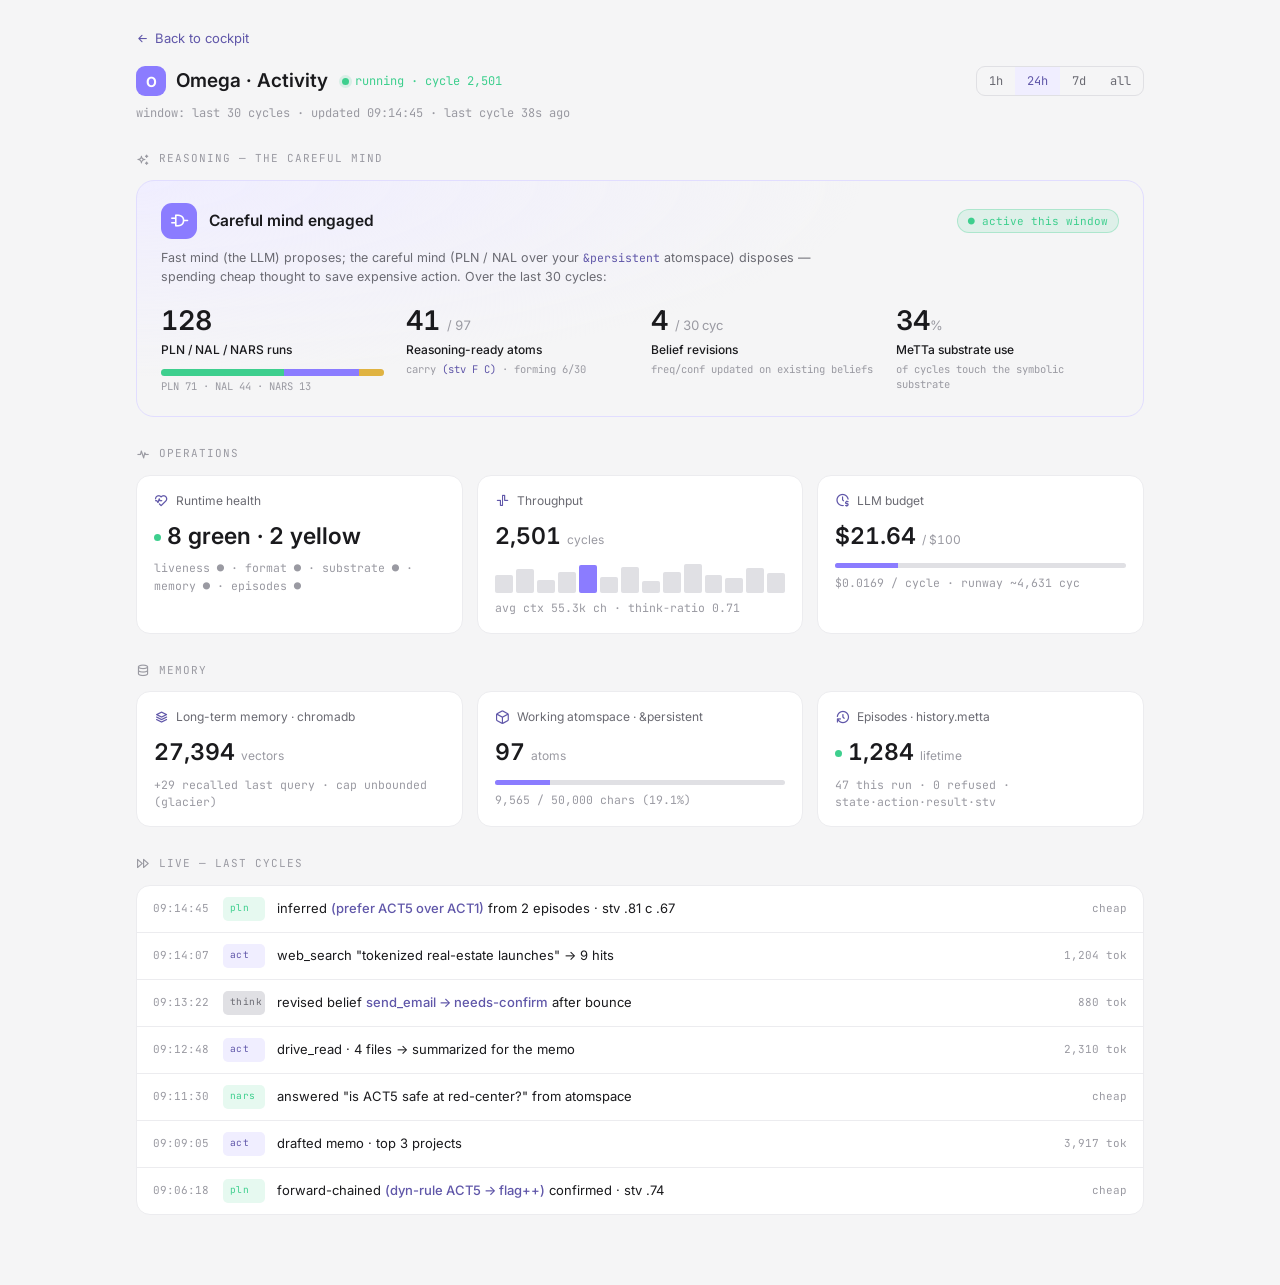
<file: activity-v2.html>
<!doctype html><html lang="en"><head>
<meta charset="utf-8"><meta name="viewport" content="width=device-width, initial-scale=1">
<title>ASI:Create — Activity</title>
<link rel="icon" href="favicon.png">
<link rel="preconnect" href="https://fonts.googleapis.com"><link rel="preconnect" href="https://fonts.gstatic.com" crossorigin>
<link href="https://fonts.googleapis.com/css2?family=Inter:wght@400;500;600&family=Inter+Tight:wght@500;600;700&family=JetBrains+Mono:wght@400;500&display=swap" rel="stylesheet">
<link rel="stylesheet" href="tabler.css"><link rel="stylesheet" href="base.css"><link rel="stylesheet" href="proto.css"><link rel="stylesheet" href="north-star.css">
<style>
  body{background:var(--bg);margin:0}
  .av2{max-width:1060px;margin:0 auto;padding:26px 26px 70px}
  .av2-altflag{display:inline-flex;align-items:center;gap:6px;font-size:11px;font-family:var(--mono);color:var(--accent-ink);background:var(--accent-soft);border:1px solid var(--accent-soft-bd);padding:3px 9px;border-radius:999px;margin-bottom:18px}
  /* top bar */
  .av2-top{display:flex;align-items:center;gap:14px;margin-bottom:8px;flex-wrap:wrap}
  .av2-agent{font-family:var(--font);font-weight:600;font-size:19px;color:var(--ink);display:flex;align-items:center;gap:10px}
  .av2-av{width:30px;height:30px;border-radius:9px;background:var(--accent);color:#fff;display:grid;place-items:center;font-weight:700;font-size:14px}
  .av2-run{font-size:12px;color:#3ECF8E;display:flex;align-items:center;gap:6px;font-family:var(--mono)}
  .av2-run .d{width:7px;height:7px;border-radius:50%;background:#3ECF8E;box-shadow:0 0 0 3px rgba(62,207,142,.16)}
  .av2-seg{margin-left:auto;display:inline-flex;border:1px solid var(--line2);border-radius:9px;overflow:hidden}
  .av2-seg button{border:0;background:transparent;color:var(--muted);font-size:12px;padding:6px 12px;cursor:pointer;font-family:var(--mono)}
  .av2-seg button.on{background:var(--accent-soft);color:var(--accent-ink)}
  .av2-metaline{font-size:12px;color:var(--faint);font-family:var(--mono);margin-bottom:24px}
  .av2-sec{font-size:11px;font-family:var(--mono);letter-spacing:.09em;text-transform:uppercase;color:var(--faint);margin:28px 0 13px;display:flex;align-items:center;gap:8px}
  .av2-sec .ti{font-size:14px}
  /* reasoning hero */
  .av2-hero{border:1px solid var(--accent-soft-bd);border-radius:18px;background:radial-gradient(120% 140% at 0% 0%,var(--accent-soft),transparent 60%);padding:22px 24px}
  .av2-hero-top{display:flex;align-items:center;gap:12px}
  .av2-hero-ic{width:36px;height:36px;border-radius:11px;background:var(--accent);color:#fff;display:grid;place-items:center;font-size:19px;flex:none}
  .av2-hero-t{font-weight:600;font-size:15.5px;color:var(--ink)}
  .av2-hero-eng{margin-left:auto;font-size:11px;font-family:var(--mono);color:#3ECF8E;background:rgba(62,207,142,.12);border:1px solid rgba(62,207,142,.3);padding:3px 10px;border-radius:999px}
  .av2-hero-s{font-size:12.5px;color:var(--muted);margin:9px 0 20px;line-height:1.55;max-width:680px}
  .av2-hero-s code{font-family:var(--mono);font-size:11.5px;color:var(--accent-ink)}
  .av2-rgrid{display:grid;grid-template-columns:repeat(4,1fr);gap:22px}
  .av2-stat .v{font-size:27px;font-weight:600;font-family:var(--font);color:var(--ink);font-variant-numeric:tabular-nums;line-height:1}
  .av2-stat .v small{font-size:13px;color:var(--faint);font-weight:400}
  .av2-stat .l{font-size:12px;color:var(--ink);margin-top:7px;font-weight:500}
  .av2-stat .k{font-size:10.5px;color:var(--faint);font-family:var(--mono);margin-top:3px}
  .av2-bar{display:flex;height:7px;border-radius:4px;overflow:hidden;margin-top:10px;background:var(--line2)}
  .av2-bar i{display:block;height:100%}
  /* tiles */
  .av2-grid{display:grid;grid-template-columns:repeat(3,1fr);gap:14px}
  .av2-tile{border:1px solid var(--line);border-radius:14px;background:var(--surface);padding:16px 17px}
  .av2-tile .h{font-size:12px;color:var(--muted);display:flex;align-items:center;gap:7px;font-family:var(--font)}
  .av2-tile .h .ti{color:var(--accent-ink);font-size:15px}
  .av2-tile .big{font-size:23px;font-weight:600;color:var(--ink);margin-top:9px;font-variant-numeric:tabular-nums}
  .av2-tile .big small{font-size:12px;color:var(--faint);font-weight:400}
  .av2-tile .sub{font-size:11.5px;color:var(--faint);margin-top:6px;font-family:var(--mono)}
  .av2-dot{width:7px;height:7px;border-radius:50%;display:inline-block;vertical-align:middle}
  .av2-dot.g{background:#3ECF8E}.av2-dot.y{background:#E0B341}.av2-dot.r{background:#FF6B6B}
  .av2-meter{height:5px;border-radius:3px;background:var(--line2);margin-top:10px;overflow:hidden}
  .av2-meter i{display:block;height:100%;background:var(--accent)}
  .av2-meter i.ok{background:#3ECF8E}
  .av2-spark{display:flex;align-items:flex-end;gap:3px;height:30px;margin-top:10px}
  .av2-spark span{flex:1;background:var(--line2);border-radius:2px;min-height:2px}
  .av2-spark span.hl{background:var(--accent)}
  /* live feed */
  .av2-feed{border:1px solid var(--line);border-radius:14px;background:var(--surface);overflow:hidden}
  .av2-frow{display:flex;align-items:center;gap:12px;padding:11px 16px;border-top:1px solid var(--line);font-size:13px;cursor:pointer;transition:background .12s}
  .av2-frow:first-child{border-top:0}
  .av2-frow:hover{background:var(--accent-soft)}
  .av2-frow .t{font-family:var(--mono);font-size:11px;color:var(--faint);width:58px;flex:none}
  .av2-frow .tag{font-family:var(--mono);font-size:9.5px;letter-spacing:.04em;padding:2px 7px;border-radius:5px;flex:none;width:42px;text-align:center}
  .av2-frow .tag.act{background:var(--accent-soft);color:var(--accent-ink)}
  .av2-frow .tag.think{background:var(--line2);color:var(--muted)}
  .av2-frow .tag.pln{background:rgba(62,207,142,.13);color:#3ECF8E}
  .av2-frow .txt{flex:1;color:var(--ink);min-width:0;overflow:hidden;text-overflow:ellipsis;white-space:nowrap}
  .av2-frow .txt b{color:var(--accent-ink);font-weight:500}
  .av2-frow .tok{font-family:var(--mono);font-size:11px;color:var(--faint);flex:none}
  .av2-back{display:inline-flex;align-items:center;gap:6px;font-size:13px;color:var(--accent-ink);text-decoration:none;margin-bottom:18px}
  @media(max-width:780px){.av2-rgrid{grid-template-columns:repeat(2,1fr);gap:18px}.av2-grid{grid-template-columns:1fr}.av2-seg{margin-left:0}}
</style>
</head><body>
<div class="av2">
  <a class="av2-back" href="workbench.html"><i class="ti ti-arrow-left"></i> Back to cockpit</a>

  <div class="av2-top">
    <div class="av2-agent"><span class="av2-av">O</span> Omega · Activity</div>
    <span class="av2-run"><span class="d"></span> running · cycle 2,501</span>
    <div class="av2-seg"><button>1h</button><button class="on">24h</button><button>7d</button><button>all</button></div>
  </div>
  <div class="av2-metaline">window: last 30 cycles · updated 09:14:45 · last cycle 38s ago</div>

  <!-- REASONING HERO -->
  <div class="av2-sec"><i class="ti ti-sparkles"></i> Reasoning — the careful mind</div>
  <div class="av2-hero">
    <div class="av2-hero-top">
      <span class="av2-hero-ic"><i class="ti ti-logic-and"></i></span>
      <span class="av2-hero-t">Careful mind engaged</span>
      <span class="av2-hero-eng">● active this window</span>
    </div>
    <div class="av2-hero-s">Fast mind (the LLM) proposes; the careful mind (PLN / NAL over your <code>&amp;persistent</code> atomspace) disposes — spending cheap thought to save expensive action. Over the last 30 cycles:</div>
    <div class="av2-rgrid">
      <div class="av2-stat">
        <div class="v">128</div>
        <div class="l">PLN / NAL / NARS runs</div>
        <div class="av2-bar"><i style="width:55%;background:#3ECF8E"></i><i style="width:34%;background:var(--accent)"></i><i style="width:11%;background:#E0B341"></i></div>
        <div class="k">PLN 71 · NAL 44 · NARS 13</div>
      </div>
      <div class="av2-stat">
        <div class="v">41 <small>/ 97</small></div>
        <div class="l">Reasoning-ready atoms</div>
        <div class="k">carry <code style="font-family:var(--mono);color:var(--accent-ink)">(stv F C)</code> · forming 6/30</div>
      </div>
      <div class="av2-stat">
        <div class="v">4 <small>/ 30 cyc</small></div>
        <div class="l">Belief revisions</div>
        <div class="k">freq/conf updated on existing beliefs</div>
      </div>
      <div class="av2-stat">
        <div class="v">34<small>%</small></div>
        <div class="l">MeTTa substrate use</div>
        <div class="k">of cycles touch the symbolic substrate</div>
      </div>
    </div>
  </div>

  <!-- OPERATIONS -->
  <div class="av2-sec"><i class="ti ti-activity-heartbeat"></i> Operations</div>
  <div class="av2-grid">
    <div class="av2-tile">
      <div class="h"><i class="ti ti-heartbeat"></i> Runtime health</div>
      <div class="big"><span class="av2-dot g"></span> 8 green · 2 yellow</div>
      <div class="sub">liveness ● · format ● · substrate ● · memory ● · episodes ●</div>
    </div>
    <div class="av2-tile">
      <div class="h"><i class="ti ti-wave-square"></i> Throughput</div>
      <div class="big">2,501 <small>cycles</small></div>
      <div class="av2-spark"><span style="height:60%"></span><span style="height:80%"></span><span style="height:45%"></span><span style="height:70%"></span><span class="hl" style="height:95%"></span><span style="height:55%"></span><span style="height:88%"></span><span style="height:40%"></span><span style="height:72%"></span><span style="height:97%"></span><span style="height:62%"></span><span style="height:50%"></span><span style="height:84%"></span><span style="height:66%"></span></div>
      <div class="sub">avg ctx 55.3k ch · think-ratio 0.71</div>
    </div>
    <div class="av2-tile">
      <div class="h"><i class="ti ti-clock-dollar"></i> LLM budget</div>
      <div class="big">$21.64 <small>/ $100</small></div>
      <div class="av2-meter"><i style="width:21.6%"></i></div>
      <div class="sub">$0.0169 / cycle · runway ~4,631 cyc</div>
    </div>
  </div>

  <!-- MEMORY -->
  <div class="av2-sec"><i class="ti ti-database"></i> Memory</div>
  <div class="av2-grid">
    <div class="av2-tile">
      <div class="h"><i class="ti ti-stack-2"></i> Long-term memory · chromadb</div>
      <div class="big">27,394 <small>vectors</small></div>
      <div class="sub">+29 recalled last query · cap unbounded (glacier)</div>
    </div>
    <div class="av2-tile">
      <div class="h"><i class="ti ti-cube"></i> Working atomspace · &amp;persistent</div>
      <div class="big">97 <small>atoms</small></div>
      <div class="av2-meter"><i style="width:19.1%"></i></div>
      <div class="sub">9,565 / 50,000 chars (19.1%)</div>
    </div>
    <div class="av2-tile">
      <div class="h"><i class="ti ti-history"></i> Episodes · history.metta</div>
      <div class="big"><span class="av2-dot g"></span> 1,284 <small>lifetime</small></div>
      <div class="sub">47 this run · 0 refused · state·action·result·stv</div>
    </div>
  </div>

  <!-- LIVE -->
  <div class="av2-sec"><i class="ti ti-player-track-next"></i> Live — last cycles</div>
  <div class="av2-feed">
    <div class="av2-frow"><span class="t">09:14:45</span><span class="tag pln">pln</span><div class="txt">inferred <b>(prefer ACT5 over ACT1)</b> from 2 episodes · stv .81 c .67</div><span class="tok">cheap</span></div>
    <div class="av2-frow"><span class="t">09:14:07</span><span class="tag act">act</span><div class="txt">web_search "tokenized real-estate launches" → 9 hits</div><span class="tok">1,204 tok</span></div>
    <div class="av2-frow"><span class="t">09:13:22</span><span class="tag think">think</span><div class="txt">revised belief <b>send_email → needs-confirm</b> after bounce</div><span class="tok">880 tok</span></div>
    <div class="av2-frow"><span class="t">09:12:48</span><span class="tag act">act</span><div class="txt">drive_read · 4 files → summarized for the memo</div><span class="tok">2,310 tok</span></div>
    <div class="av2-frow"><span class="t">09:11:30</span><span class="tag pln">nars</span><div class="txt">answered "is ACT5 safe at red-center?" from atomspace</div><span class="tok">cheap</span></div>
    <div class="av2-frow"><span class="t">09:09:05</span><span class="tag act">act</span><div class="txt">drafted memo · top 3 projects</div><span class="tok">3,917 tok</span></div>
    <div class="av2-frow"><span class="t">09:06:18</span><span class="tag pln">pln</span><div class="txt">forward-chained <b>(dyn-rule ACT5 → flag++)</b> confirmed · stv .74</div><span class="tok">cheap</span></div>
  </div>
</div>
<script>
  (function(){
    document.querySelectorAll('.av2-seg button').forEach(function(b){ b.addEventListener('click',function(){ b.parentElement.querySelectorAll('button').forEach(function(x){x.classList.remove('on')}); b.classList.add('on'); }); });
  })();
</script>
</body></html>
</file>
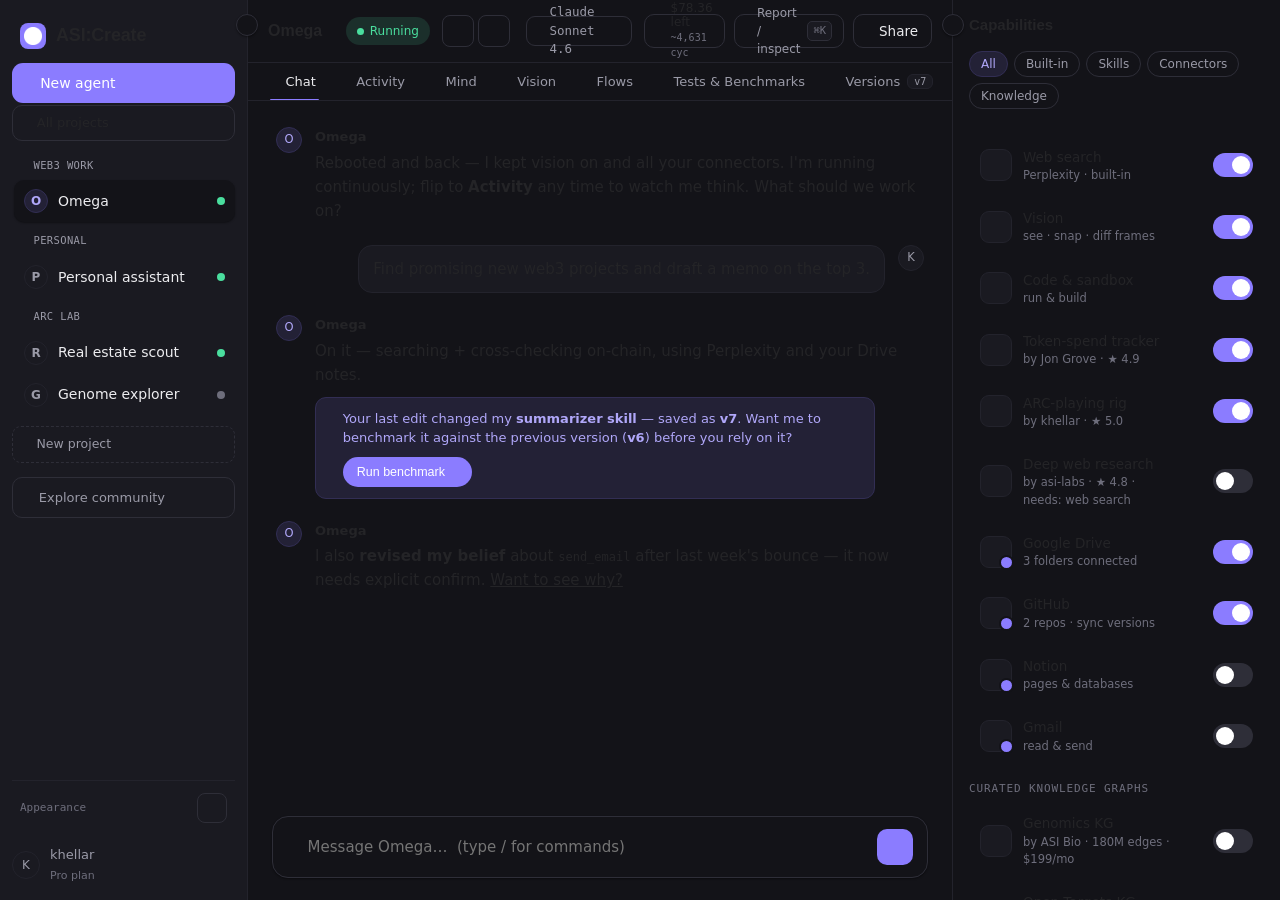
<file: app.html>
<!doctype html><meta charset="utf-8"><title>ASI:Create — Workspace</title>
<meta http-equiv="refresh" content="0; url=workbench.html">
<link rel="canonical" href="workbench.html"><a href="workbench.html">Open the cockpit →</a>
</file>
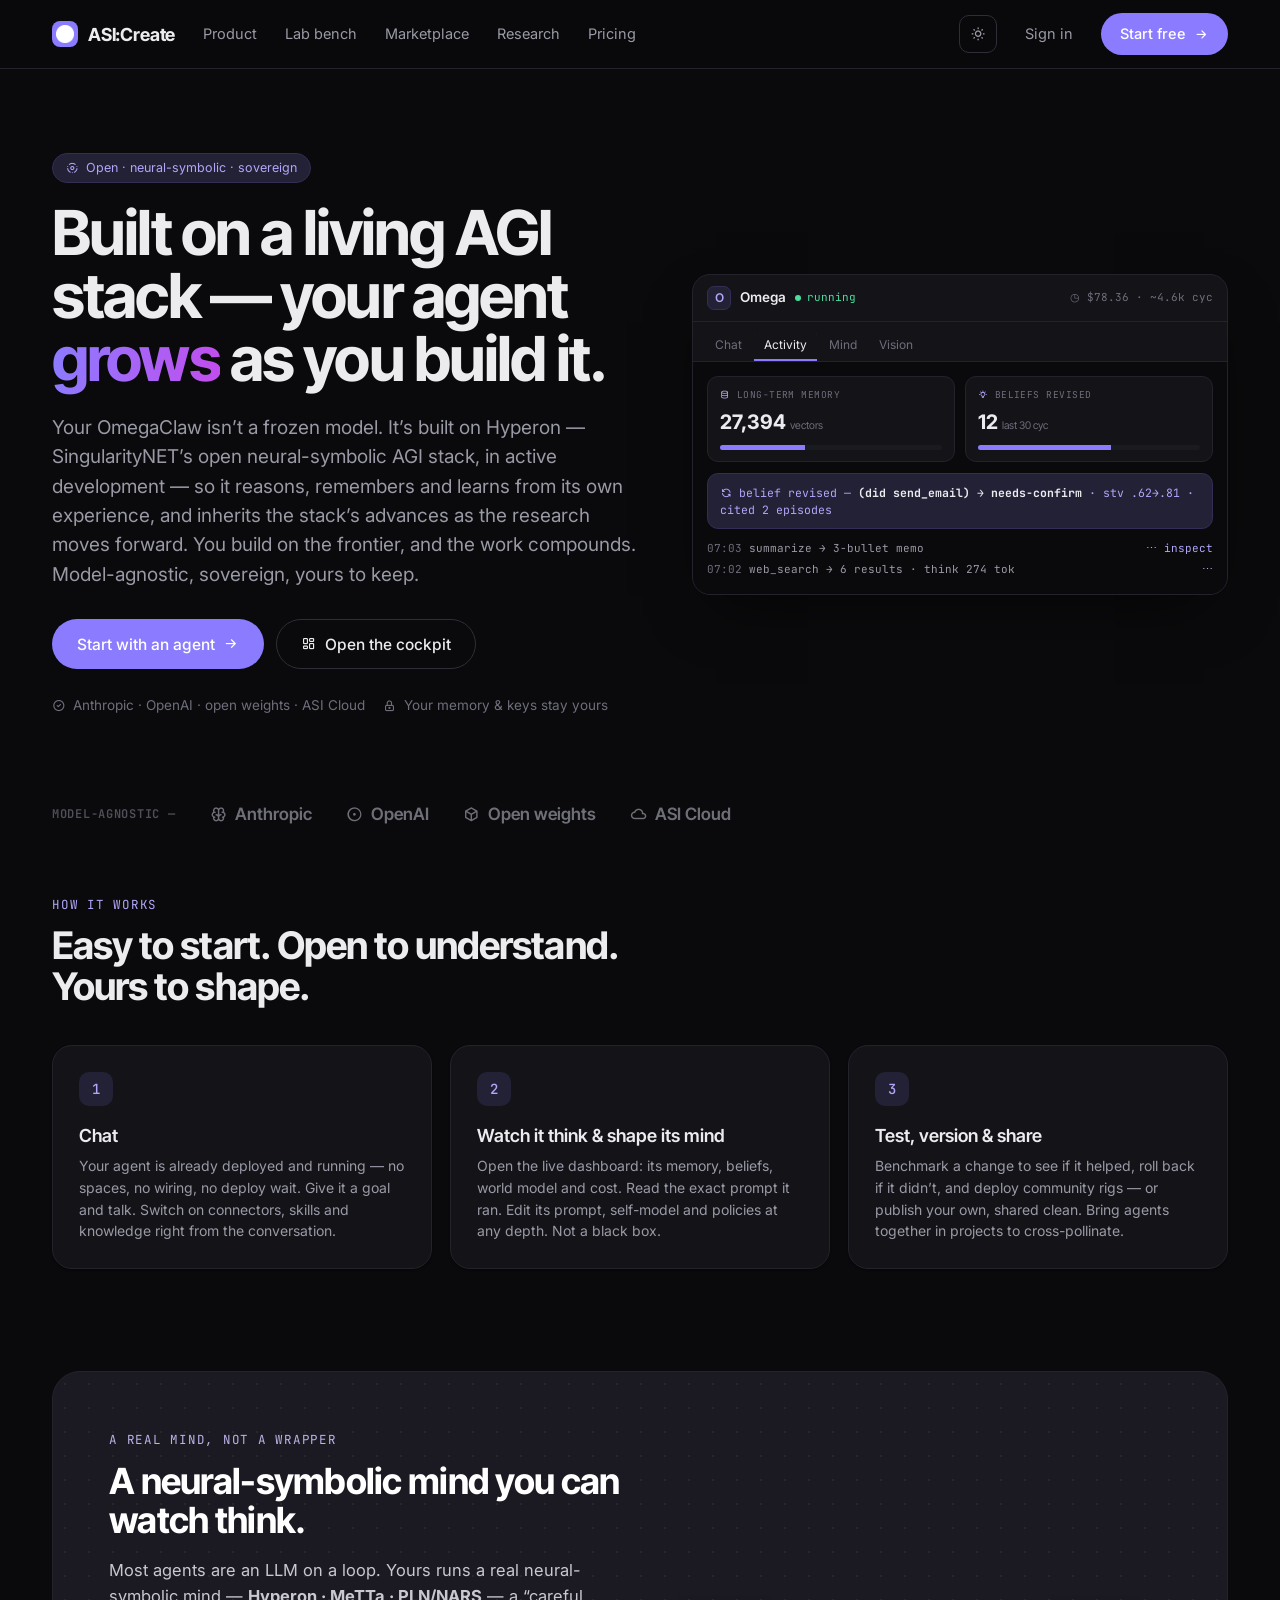
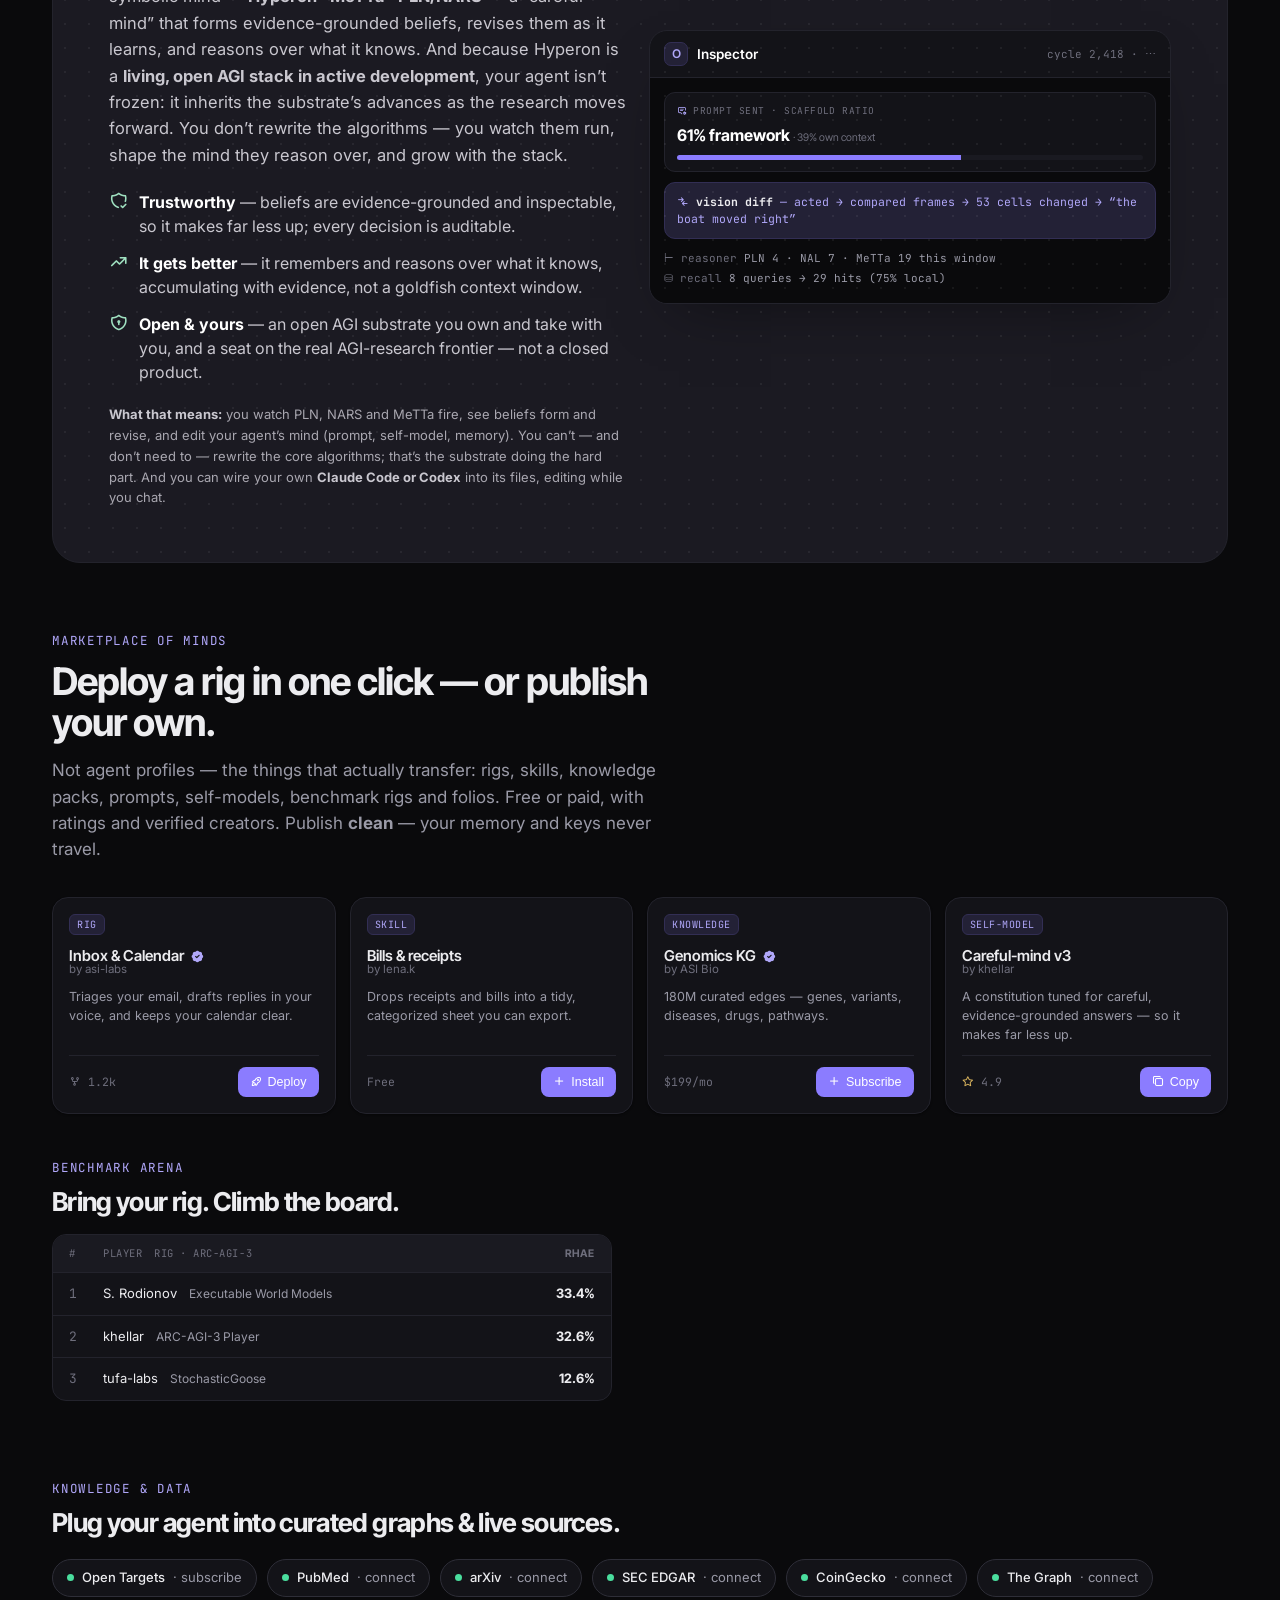
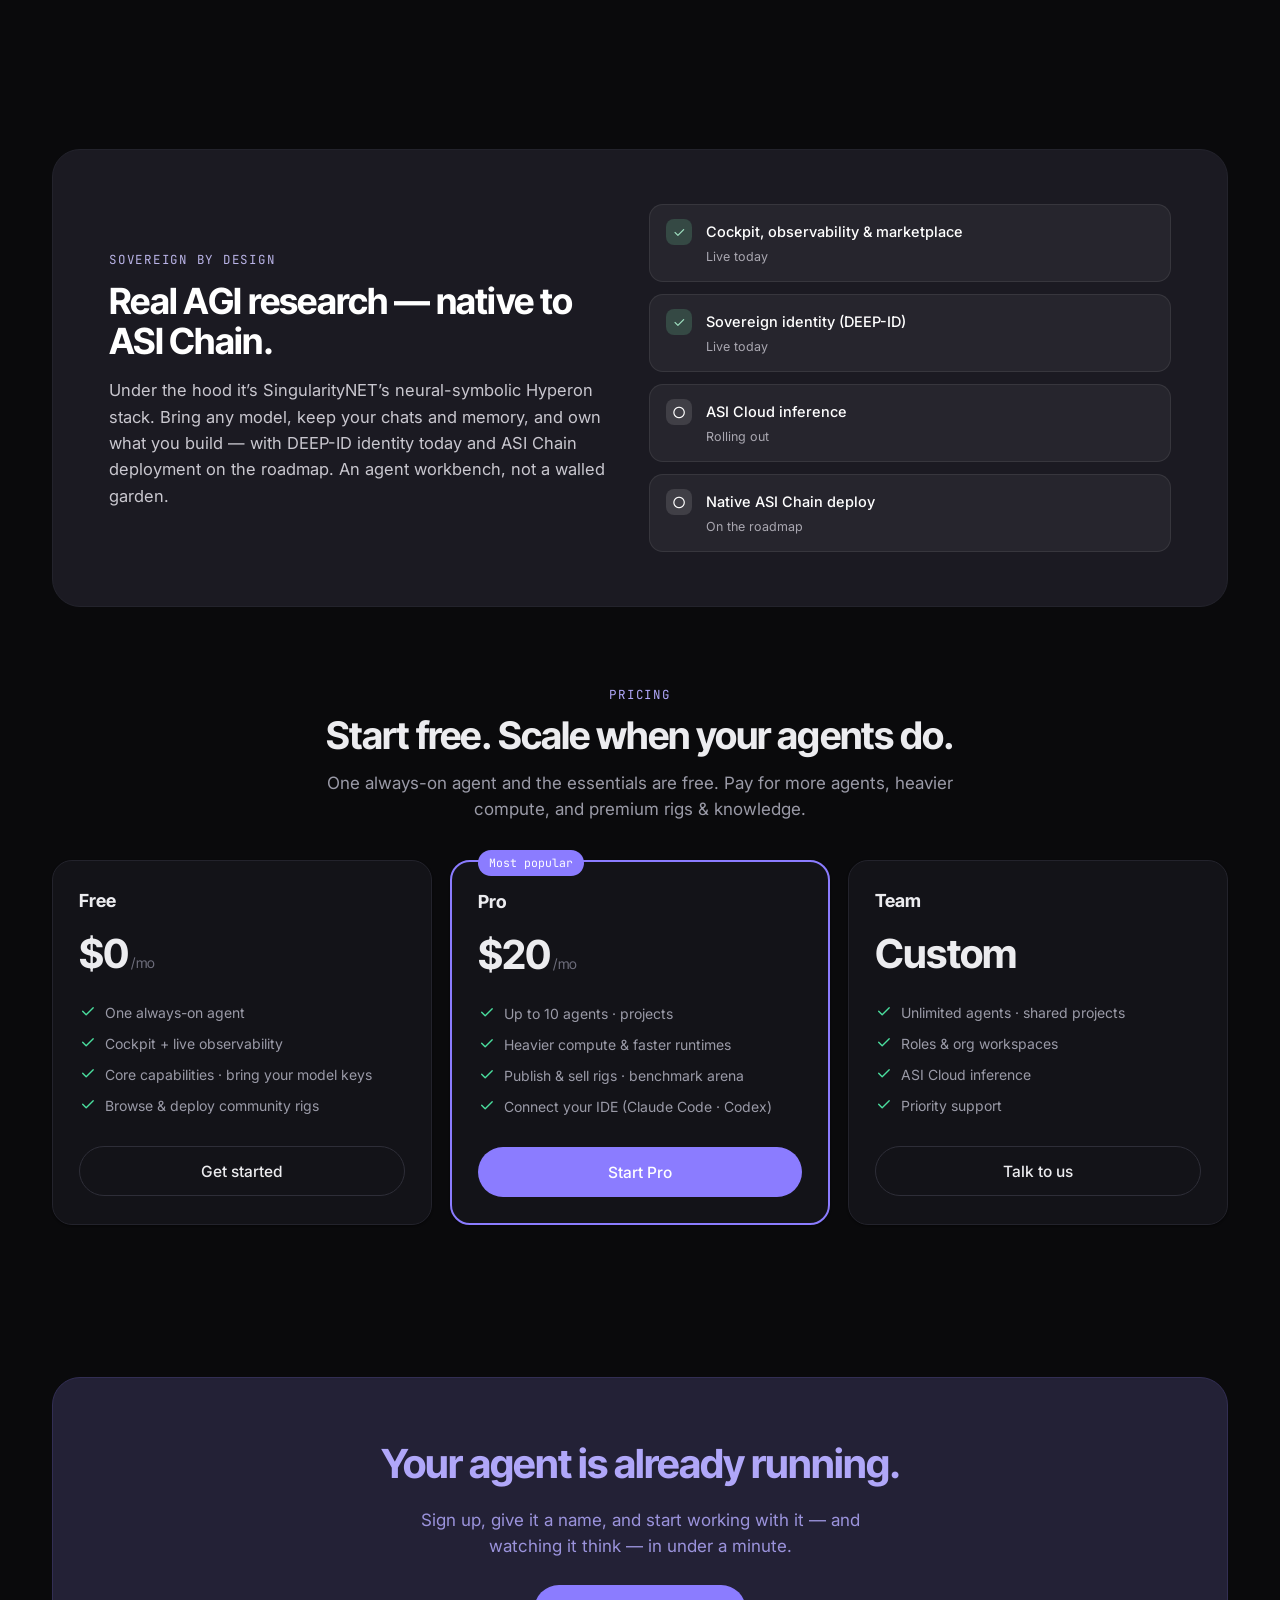
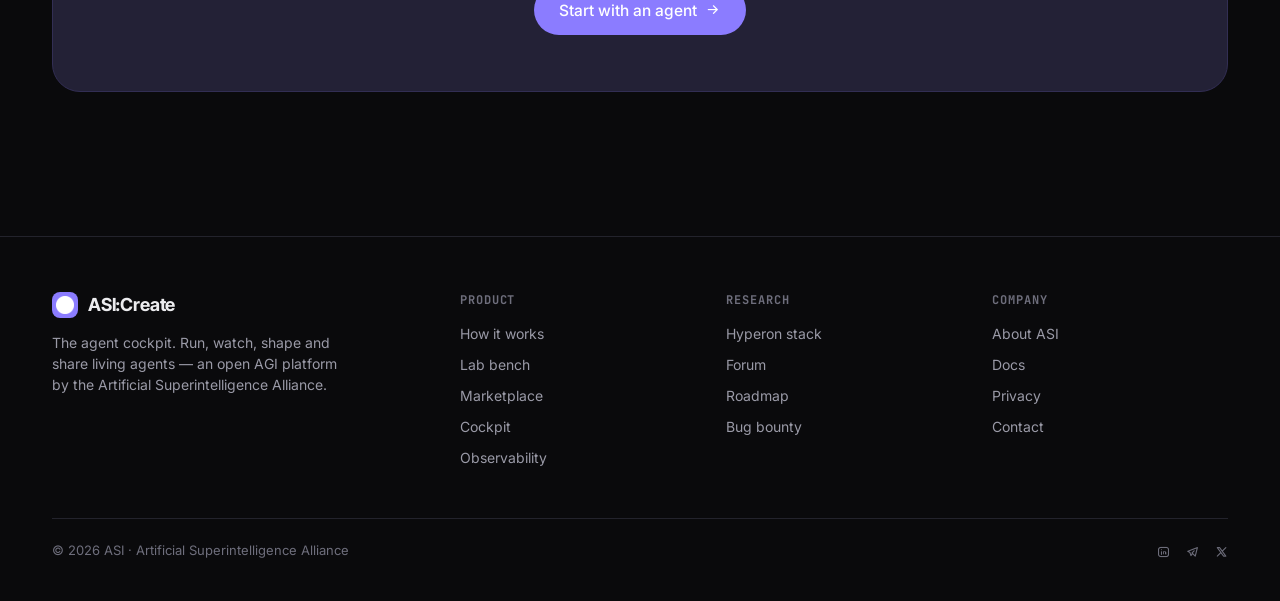
<file: home.html>
<!doctype html><html lang="en"><head>
<meta charset="utf-8"><meta name="viewport" content="width=device-width, initial-scale=1">
<title>ASI:Create — the agent cockpit</title>
<link rel="icon" href="favicon.png">
<link rel="preconnect" href="https://fonts.googleapis.com"><link rel="preconnect" href="https://fonts.gstatic.com" crossorigin>
<link href="https://fonts.googleapis.com/css2?family=Inter:wght@400;500;600&family=Inter+Tight:wght@500;600;700&family=JetBrains+Mono:wght@400;500&display=swap" rel="stylesheet">
<link rel="stylesheet" href="tabler.css"><link rel="stylesheet" href="base.css"><link rel="stylesheet" href="proto.css">
<style>
/* ---- v2 homepage extras (landing-only; tokens from base/proto) ---- */
.grad2{background:linear-gradient(95deg,var(--accent),#C24DEE);-webkit-background-clip:text;background-clip:text;color:transparent}
.uic{background:var(--surface);border:1px solid var(--line);border-radius:18px;overflow:hidden;box-shadow:var(--shadow-lg)}
.uic-head{display:flex;align-items:center;gap:9px;padding:11px 14px;border-bottom:1px solid var(--line)}
.uic-head .ad{width:24px;height:24px;border-radius:7px;background:var(--accent-soft);color:var(--accent-ink);border:1px solid var(--accent-soft-bd);display:grid;place-items:center;font-size:12px;font-weight:600}
.uic-head .nm{font-weight:600;font-size:13.5px}
.uic-live{display:inline-flex;align-items:center;gap:6px;font-size:11px;font-family:var(--mono);color:var(--ok)}
.uic-live .pd{width:6px;height:6px;border-radius:50%;background:var(--ok)}
.uic-funds{margin-left:auto;font-family:var(--mono);font-size:11px;color:var(--faint)}
.uic-tabs{display:flex;gap:2px;padding:7px 12px 0;border-bottom:1px solid var(--line);overflow:hidden}
.uic-tab{font-size:12px;color:var(--faint);padding:7px 10px;border-radius:8px 8px 0 0;white-space:nowrap}
.uic-tab.on{color:var(--ink);box-shadow:inset 0 -2px 0 var(--accent)}
.uic-body{padding:14px;background:var(--bg)}
.uic-grid{display:grid;grid-template-columns:1fr 1fr;gap:10px;margin-bottom:11px}
.uic-tile{border:1px solid var(--line);border-radius:11px;background:var(--surface);padding:11px 12px}
.uic-tile .h{font-family:var(--mono);font-size:9.5px;letter-spacing:.05em;text-transform:uppercase;color:var(--faint);display:flex;align-items:center;gap:6px}
.uic-tile .h i{color:var(--accent-ink)}
.uic-tile .v{font-family:var(--display);font-weight:700;font-size:20px;margin-top:5px}
.uic-tile .v small{font-size:10.5px;color:var(--faint);font-weight:400}
.uic-meter{height:5px;border-radius:3px;background:var(--warm);overflow:hidden;margin-top:8px}
.uic-meter i{display:block;height:100%;background:var(--accent)}
.uic-rev{border:1px solid var(--accent-soft-bd);background:var(--accent-soft);border-radius:11px;padding:10px 12px;font-size:11.5px;color:var(--accent-ink);font-family:var(--mono);line-height:1.5}
.uic-rev b{color:var(--ink)}
.uic-feed{margin-top:9px;font-family:var(--mono);font-size:11px;color:var(--muted);line-height:1.9}
.uic-feed .t{color:var(--faint)}.uic-feed .more{color:var(--accent-ink);float:right}
.arts{display:grid;grid-template-columns:repeat(4,1fr);gap:14px;margin-top:34px}
.artcard{background:var(--surface);border:1px solid var(--line);border-radius:16px;padding:16px;display:flex;flex-direction:column;gap:10px;box-shadow:var(--shadow)}
.artcard .typ{font-family:var(--mono);font-size:10px;letter-spacing:.05em;text-transform:uppercase;color:var(--accent-ink);background:var(--accent-soft);border:1px solid var(--accent-soft-bd);border-radius:6px;padding:2px 7px;align-self:flex-start}
.artcard .an{font-family:var(--display);font-weight:600;font-size:15px;display:flex;align-items:center;gap:6px}
.artcard .an .vf{color:var(--accent-ink);font-size:14px}
.artcard .aby{font-size:11.5px;color:var(--faint);margin-top:-6px}
.artcard .ad2{font-size:12.5px;color:var(--muted);line-height:1.5;flex:1}
.artcard .arow{display:flex;align-items:center;justify-content:space-between;border-top:1px solid var(--line);padding-top:11px}
.artcard .am{font-size:11.5px;color:var(--faint);font-family:var(--mono)}
.artverb{display:inline-flex;align-items:center;gap:5px;height:30px;padding:0 12px;border-radius:8px;background:var(--accent);color:#fff;font-size:12.5px;border:0;cursor:pointer}
.arena{margin-top:18px;border:1px solid var(--line);border-radius:14px;overflow:hidden;background:var(--surface);max-width:560px}
.arena .ar{display:flex;align-items:center;gap:12px;padding:11px 16px;border-top:1px solid var(--line);font-size:13px}
.arena .ar:first-child{border-top:0;background:var(--warm);font-family:var(--mono);font-size:10.5px;text-transform:uppercase;letter-spacing:.05em;color:var(--faint)}
.arena .rk{width:22px;font-family:var(--mono);color:var(--faint)}
.arena .sc{margin-left:auto;font-family:var(--display);font-weight:700}
.kdrow{display:flex;gap:10px;flex-wrap:wrap;margin-top:22px}
.kdchip{display:inline-flex;align-items:center;gap:8px;border:1px solid var(--line2);border-radius:999px;padding:8px 14px;font-size:13px;color:var(--muted);background:var(--surface)}
.kdchip .pd{width:7px;height:7px;border-radius:50%;background:var(--ok)}
.kdchip b{color:var(--ink);font-weight:500}
@media(max-width:900px){.arts{grid-template-columns:1fr 1fr}}
</style>
</head><body>

<nav class="nav"><div class="wrap nav-in">
  <div class="brand"><span class="mark"><img src="logo.png" alt="ASI:Create" class="logomark"></span> ASI:Create</div>
  <a class="link" href="#how">Product</a><a class="link" href="#bench">Lab bench</a><a class="link" href="#market">Marketplace</a><a class="link" href="#research">Research</a><a class="link" href="#pricing">Pricing</a>
  <span class="spacer"></span>
  <span class="navic" data-themebtn title="Toggle theme"><i class="ti ti-moon"></i></span>
  <a class="link" href="onboarding.html">Sign in</a>
  <a class="btn btn-primary" href="onboarding.html">Start free <i class="ti ti-arrow-right"></i></a>
</div></nav>

<header class="hero"><div class="wrap hero-grid">
  <div>
    <span class="pill soft"><i class="ti ti-atom-2"></i> Open · neural-symbolic · sovereign</span>
    <h1 style="margin-top:18px">Built on a living AGI stack — your agent <span class="grad2">grows</span> as you build it.</h1>
    <p class="sub">Your OmegaClaw isn’t a frozen model. It’s built on Hyperon — SingularityNET’s open neural-symbolic AGI stack, in active development — so it reasons, remembers and learns from its own experience, and inherits the stack’s advances as the research moves forward. You build on the frontier, and the work compounds. Model-agnostic, sovereign, yours to keep.</p>
    <div class="cta">
      <a class="btn btn-primary btn-lg" href="onboarding.html">Start with an agent <i class="ti ti-arrow-right"></i></a>
      <a class="btn btn-ghost btn-lg" href="workbench.html"><i class="ti ti-layout-dashboard"></i> Open the cockpit</a>
    </div>
    <div class="trust">
      <span><i class="ti ti-circle-check"></i> Anthropic · OpenAI · open weights · ASI Cloud</span>
      <span><i class="ti ti-lock"></i> Your memory &amp; keys stay yours</span>
    </div>
  </div>
  <div class="uic">
    <div class="uic-head"><span class="ad">O</span><span class="nm">Omega</span><span class="uic-live"><span class="pd"></span> running</span><span class="uic-funds">◷ $78.36 · ~4.6k cyc</span></div>
    <div class="uic-tabs"><span class="uic-tab">Chat</span><span class="uic-tab on">Activity</span><span class="uic-tab">Mind</span><span class="uic-tab">Vision</span></div>
    <div class="uic-body">
      <div class="uic-grid">
        <div class="uic-tile"><div class="h"><i class="ti ti-database"></i> Long-term memory</div><div class="v">27,394 <small>vectors</small></div><div class="uic-meter"><i style="width:38%"></i></div></div>
        <div class="uic-tile"><div class="h"><i class="ti ti-bulb"></i> Beliefs revised</div><div class="v">12 <small>last 30 cyc</small></div><div class="uic-meter"><i style="width:60%"></i></div></div>
      </div>
      <div class="uic-rev"><i class="ti ti-refresh"></i> belief revised — <b>(did send_email) → needs-confirm</b> · stv .62→.81 · cited 2 episodes</div>
      <div class="uic-feed"><span class="t">07:03</span> summarize → 3-bullet memo <span class="more">⋯ inspect</span><br><span class="t">07:02</span> web_search → 6 results · think 274 tok <span class="more">⋯</span></div>
    </div>
  </div>
</div></header>

<section class="wrap"><div class="logos">
  <span style="font-family:var(--mono);font-size:12px;letter-spacing:.06em;text-transform:uppercase;color:var(--faint)">Model-agnostic —</span>
  <span><i class="ti ti-brain"></i> Anthropic</span><span><i class="ti ti-circle-dot"></i> OpenAI</span><span><i class="ti ti-box"></i> Open weights</span><span><i class="ti ti-cloud"></i> ASI Cloud</span>
</div></section>

<section class="section" id="how"><div class="wrap">
  <div class="shead"><span class="eyebrow">How it works</span><h2>Easy to start. Open to understand. Yours to shape.</h2></div>
  <div class="steps">
    <div class="step"><div class="n">1</div><h3>Chat</h3><p>Your agent is already deployed and running — no spaces, no wiring, no deploy wait. Give it a goal and talk. Switch on connectors, skills and knowledge right from the conversation.</p></div>
    <div class="step"><div class="n">2</div><h3>Watch it think &amp; shape its mind</h3><p>Open the live dashboard: its memory, beliefs, world model and cost. Read the exact prompt it ran. Edit its prompt, self-model and policies at any depth. Not a black box.</p></div>
    <div class="step"><div class="n">3</div><h3>Test, version &amp; share</h3><p>Benchmark a change to see if it helped, roll back if it didn’t, and deploy community rigs — or publish your own, shared clean. Bring agents together in projects to cross-pollinate.</p></div>
  </div>
</div></section>

<section class="section" id="bench" style="padding-top:14px"><div class="wrap">
  <div class="band grid"><div class="bandgrid">
    <div class="inner">
      <span class="eyebrow">A real mind, not a wrapper</span>
      <h2>A neural-symbolic mind you can watch think.</h2>
      <p>Most agents are an LLM on a loop. Yours runs a real neural-symbolic mind — <b>Hyperon · MeTTa · PLN/NARS</b> — a “careful mind” that forms evidence-grounded beliefs, revises them as it learns, and reasons over what it knows. And because Hyperon is a <b>living, open AGI stack in active development</b>, your agent isn’t frozen: it inherits the substrate’s advances as the research moves forward. You don’t rewrite the algorithms — you watch them run, shape the mind they reason over, and grow with the stack.</p>
      <div style="display:flex;flex-direction:column;gap:13px;margin-top:22px">
        <div style="display:flex;gap:11px"><i class="ti ti-shield-check" style="color:#9FE0C0;font-size:19px;flex:none;margin-top:1px"></i><div><b style="color:#fff">Trustworthy</b> <span style="color:#C9C7CF">— beliefs are evidence-grounded and inspectable, so it makes far less up; every decision is auditable.</span></div></div>
        <div style="display:flex;gap:11px"><i class="ti ti-trending-up" style="color:#9FE0C0;font-size:19px;flex:none;margin-top:1px"></i><div><b style="color:#fff">It gets better</b> <span style="color:#C9C7CF">— it remembers and reasons over what it knows, accumulating with evidence, not a goldfish context window.</span></div></div>
        <div style="display:flex;gap:11px"><i class="ti ti-shield-lock" style="color:#9FE0C0;font-size:19px;flex:none;margin-top:1px"></i><div><b style="color:#fff">Open &amp; yours</b> <span style="color:#C9C7CF">— an open AGI substrate you own and take with you, and a seat on the real AGI-research frontier — not a closed product.</span></div></div>
      </div>
      <p style="font-size:13px;color:#A9A7B0;margin:20px 0 0;line-height:1.6"><b style="color:#C9C7CF">What that means:</b> you watch PLN, NARS and MeTTa fire, see beliefs form and revise, and edit your agent’s mind (prompt, self-model, memory). You can’t — and don’t need to — rewrite the core algorithms; that’s the substrate doing the hard part. And you can wire your own <b style="color:#C9C7CF">Claude Code or Codex</b> into its files, editing while you chat.</p>
    </div>
    <div>
      <div class="uic" style="box-shadow:0 24px 60px -30px rgba(0,0,0,.5)">
        <div class="uic-head"><span class="ad">O</span><span class="nm">Inspector</span><span class="uic-funds" style="margin-left:auto">cycle 2,418 · ⋯</span></div>
        <div class="uic-body">
          <div class="uic-tile" style="margin-bottom:10px"><div class="h"><i class="ti ti-message-2-cog"></i> prompt sent · scaffold ratio</div><div class="v" style="font-size:16px">61% framework <small>· 39% own context</small></div><div class="uic-meter"><i style="width:61%"></i></div></div>
          <div class="uic-rev"><i class="ti ti-arrows-diff"></i> <b>vision diff</b> — acted → compared frames → 53 cells changed → “the boat moved right”</div>
          <div class="uic-feed" style="margin-top:9px"><span class="t">⊢ reasoner</span> PLN 4 · NAL 7 · MeTTa 19 this window<br><span class="t">⛁ recall</span> 8 queries → 29 hits (75% local)</div>
        </div>
      </div>
    </div>
  </div></div>
</div></section>

<section class="section" id="market" style="padding-top:0"><div class="wrap">
  <div class="shead"><span class="eyebrow">Marketplace of minds</span><h2>Deploy a rig in one click — or publish your own.</h2><p>Not agent profiles — the things that actually transfer: rigs, skills, knowledge packs, prompts, self-models, benchmark rigs and folios. Free or paid, with ratings and verified creators. Publish <b>clean</b> — your memory and keys never travel.</p></div>
  <div class="arts">
    <div class="artcard"><span class="typ">Rig</span><div><div class="an">Inbox &amp; Calendar <i class="ti ti-rosette-discount-check-filled vf"></i></div><div class="aby">by asi-labs</div></div><div class="ad2">Triages your email, drafts replies in your voice, and keeps your calendar clear.</div><div class="arow"><span class="am"><i class="ti ti-git-fork"></i> 1.2k</span><button class="artverb"><i class="ti ti-rocket"></i> Deploy</button></div></div>
    <div class="artcard"><span class="typ">Skill</span><div><div class="an">Bills &amp; receipts</div><div class="aby">by lena.k</div></div><div class="ad2">Drops receipts and bills into a tidy, categorized sheet you can export.</div><div class="arow"><span class="am">Free</span><button class="artverb"><i class="ti ti-plus"></i> Install</button></div></div>
    <div class="artcard"><span class="typ">Knowledge</span><div><div class="an">Genomics KG <i class="ti ti-rosette-discount-check-filled vf"></i></div><div class="aby">by ASI Bio</div></div><div class="ad2">180M curated edges — genes, variants, diseases, drugs, pathways.</div><div class="arow"><span class="am">$199/mo</span><button class="artverb"><i class="ti ti-plus"></i> Subscribe</button></div></div>
    <div class="artcard"><span class="typ">Self-model</span><div><div class="an">Careful-mind v3</div><div class="aby">by khellar</div></div><div class="ad2">A constitution tuned for careful, evidence-grounded answers — so it makes far less up.</div><div class="arow"><span class="am"><i class="ti ti-star" style="color:var(--star)"></i> 4.9</span><button class="artverb"><i class="ti ti-copy"></i> Copy</button></div></div>
  </div>
  <div class="shead" style="margin-top:40px"><span class="eyebrow">Benchmark arena</span><h2 style="font-size:26px">Bring your rig. Climb the board.</h2></div>
  <div class="arena">
    <div class="ar"><span class="rk">#</span><span>Player</span><span style="color:var(--faint)">Rig · ARC-AGI-3</span><span class="sc">RHAE</span></div>
    <div class="ar"><span class="rk">1</span><span>S. Rodionov</span><span style="color:var(--muted);font-size:12px">Executable World Models</span><span class="sc">33.4%</span></div>
    <div class="ar"><span class="rk">2</span><span>khellar</span><span style="color:var(--muted);font-size:12px">ARC-AGI-3 Player</span><span class="sc">32.6%</span></div>
    <div class="ar"><span class="rk">3</span><span>tufa-labs</span><span style="color:var(--muted);font-size:12px">StochasticGoose</span><span class="sc">12.6%</span></div>
  </div>
</div></section>

<section class="section" style="padding-top:10px"><div class="wrap">
  <div class="shead"><span class="eyebrow">Knowledge &amp; data</span><h2 style="font-size:26px">Plug your agent into curated graphs &amp; live sources.</h2></div>
  <div class="kdrow">
    <span class="kdchip"><span class="pd"></span> <b>Open Targets</b> · subscribe</span>
    <span class="kdchip"><span class="pd"></span> <b>PubMed</b> · connect</span>
    <span class="kdchip"><span class="pd"></span> <b>arXiv</b> · connect</span>
    <span class="kdchip"><span class="pd"></span> <b>SEC EDGAR</b> · connect</span>
    <span class="kdchip"><span class="pd"></span> <b>CoinGecko</b> · connect</span>
    <span class="kdchip"><span class="pd"></span> <b>The Graph</b> · connect</span>
  </div>
</div></section>

<section class="section" id="research"><div class="wrap">
  <div class="band"><div class="bandgrid">
    <div class="inner">
      <span class="eyebrow">Sovereign by design</span>
      <h2>Real AGI research — native to ASI Chain.</h2>
      <p>Under the hood it’s SingularityNET’s neural-symbolic Hyperon stack. Bring any model, keep your chats and memory, and own what you build — with DEEP-ID identity today and ASI Chain deployment on the roadmap. An agent workbench, not a walled garden.</p>
    </div>
    <div class="roadmap">
      <div class="rm done"><span class="d"><i class="ti ti-check"></i></span><div><b>Cockpit, observability &amp; marketplace</b><br><span>Live today</span></div></div>
      <div class="rm done"><span class="d"><i class="ti ti-check"></i></span><div><b>Sovereign identity (DEEP-ID)</b><br><span>Live today</span></div></div>
      <div class="rm"><span class="d"><i class="ti ti-circle"></i></span><div><b>ASI Cloud inference</b><br><span>Rolling out</span></div></div>
      <div class="rm"><span class="d"><i class="ti ti-circle"></i></span><div><b>Native ASI Chain deploy</b><br><span>On the roadmap</span></div></div>
    </div>
  </div></div>
</div></section>

<section class="section" id="pricing" style="padding-top:10px"><div class="wrap">
  <div class="shead center"><span class="eyebrow">Pricing</span><h2>Start free. Scale when your agents do.</h2><p>One always-on agent and the essentials are free. Pay for more agents, heavier compute, and premium rigs &amp; knowledge.</p></div>
  <div class="tiers">
    <div class="tier"><h3>Free</h3><div class="amt">$0<small> / mo</small></div><ul><li><i class="ti ti-check"></i> One always-on agent</li><li><i class="ti ti-check"></i> Cockpit + live observability</li><li><i class="ti ti-check"></i> Core capabilities · bring your model keys</li><li><i class="ti ti-check"></i> Browse &amp; deploy community rigs</li></ul><a class="btn btn-ghost btn-lg" href="onboarding.html" style="width:100%;justify-content:center;margin-top:20px">Get started</a></div>
    <div class="tier feat"><span class="badge">Most popular</span><h3>Pro</h3><div class="amt">$20<small> / mo</small></div><ul><li><i class="ti ti-check"></i> Up to 10 agents · projects</li><li><i class="ti ti-check"></i> Heavier compute &amp; faster runtimes</li><li><i class="ti ti-check"></i> Publish &amp; sell rigs · benchmark arena</li><li><i class="ti ti-check"></i> Connect your IDE (Claude Code · Codex)</li></ul><a class="btn btn-primary btn-lg" href="onboarding.html" style="width:100%;justify-content:center;margin-top:20px">Start Pro</a></div>
    <div class="tier"><h3>Team</h3><div class="amt">Custom</div><ul><li><i class="ti ti-check"></i> Unlimited agents · shared projects</li><li><i class="ti ti-check"></i> Roles &amp; org workspaces</li><li><i class="ti ti-check"></i> ASI Cloud inference</li><li><i class="ti ti-check"></i> Priority support</li></ul><a class="btn btn-ghost btn-lg" href="onboarding.html" style="width:100%;justify-content:center;margin-top:20px">Talk to us</a></div>
  </div>
</div></section>

<section class="section"><div class="wrap">
  <div class="finalcta">
    <h2>Your agent is already running.</h2>
    <p>Sign up, give it a name, and start working with it — and watching it think — in under a minute.</p>
    <a class="btn btn-primary btn-lg" href="onboarding.html">Start with an agent <i class="ti ti-arrow-right"></i></a>
  </div>
</div></section>

<footer class="footer"><div class="wrap">
  <div class="fcols">
    <div><div class="brand"><span class="mark"><img src="logo.png" alt="ASI:Create" class="logomark"></span> ASI:Create</div><p class="muted" style="font-size:14px;margin:14px 0 0;max-width:32ch">The agent cockpit. Run, watch, shape and share living agents — an open AGI platform by the Artificial Superintelligence Alliance.</p></div>
    <div><h5>Product</h5><a href="#how">How it works</a><a href="#bench">Lab bench</a><a href="#market">Marketplace</a><a href="workbench.html">Cockpit</a><a href="observability.html">Observability</a></div>
    <div><h5>Research</h5><a href="#research">Hyperon stack</a><a href="#">Forum</a><a href="#">Roadmap</a><a href="#">Bug bounty</a></div>
    <div><h5>Company</h5><a href="#">About ASI</a><a href="#">Docs</a><a href="#">Privacy</a><a href="#">Contact</a></div>
  </div>
  <div class="fbottom"><span>© 2026 ASI · Artificial Superintelligence Alliance</span><span style="display:flex;gap:16px"><i class="ti ti-brand-linkedin"></i><i class="ti ti-brand-telegram"></i><i class="ti ti-brand-x"></i></span></div>
</div></footer>

<script src="proto.js"></script>
</body></html>
</file>
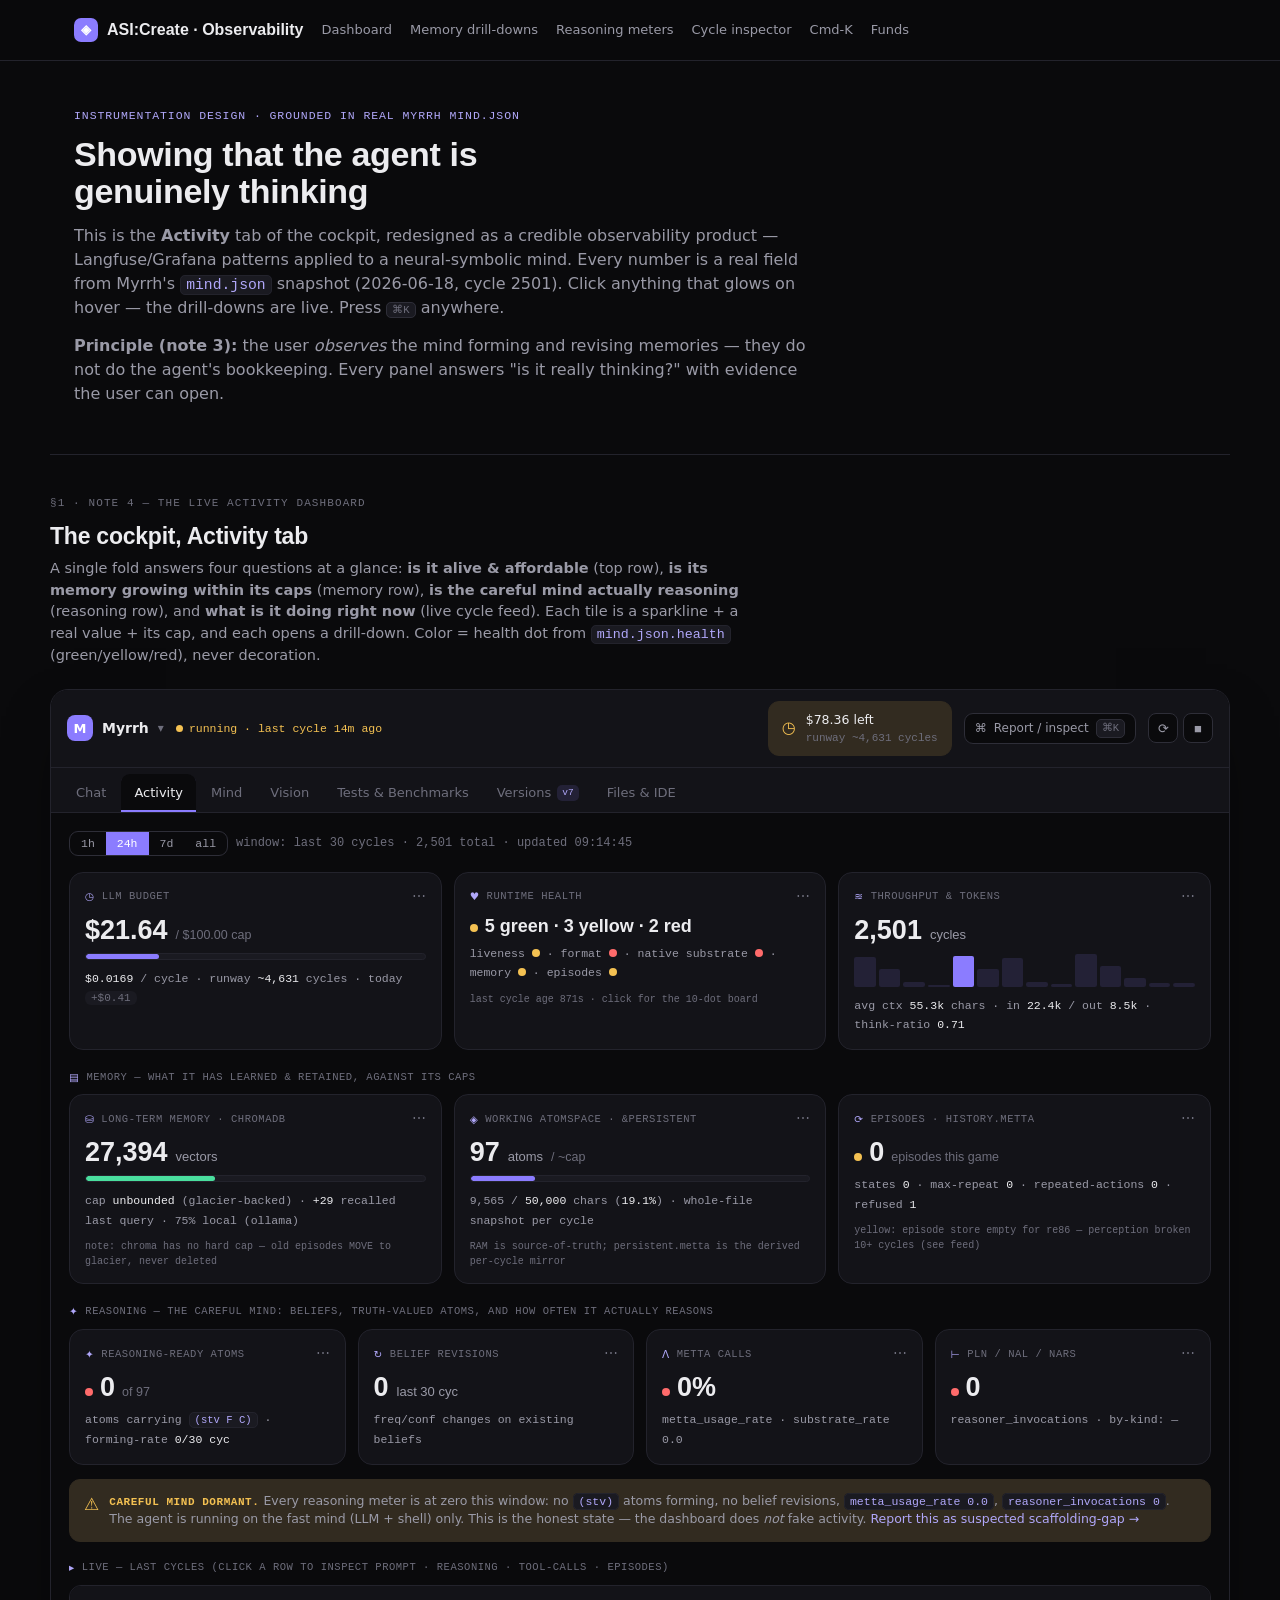
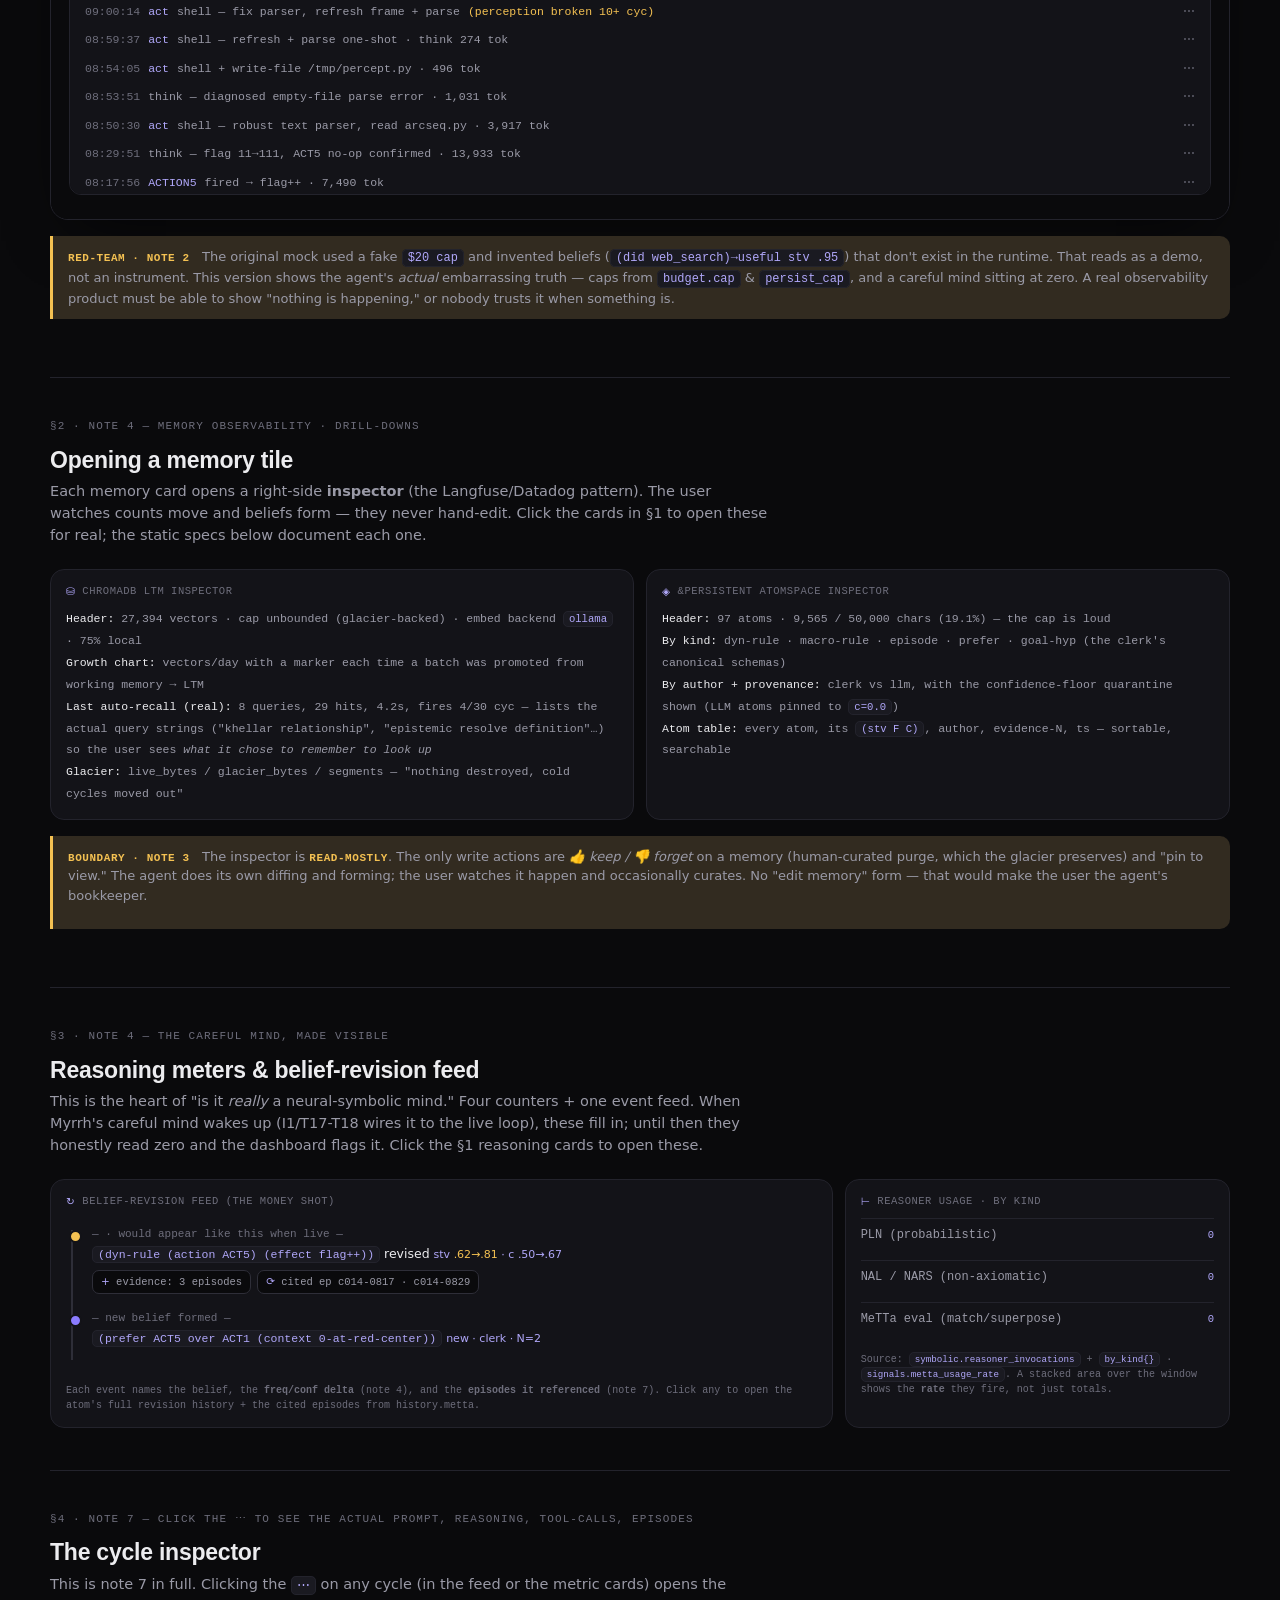
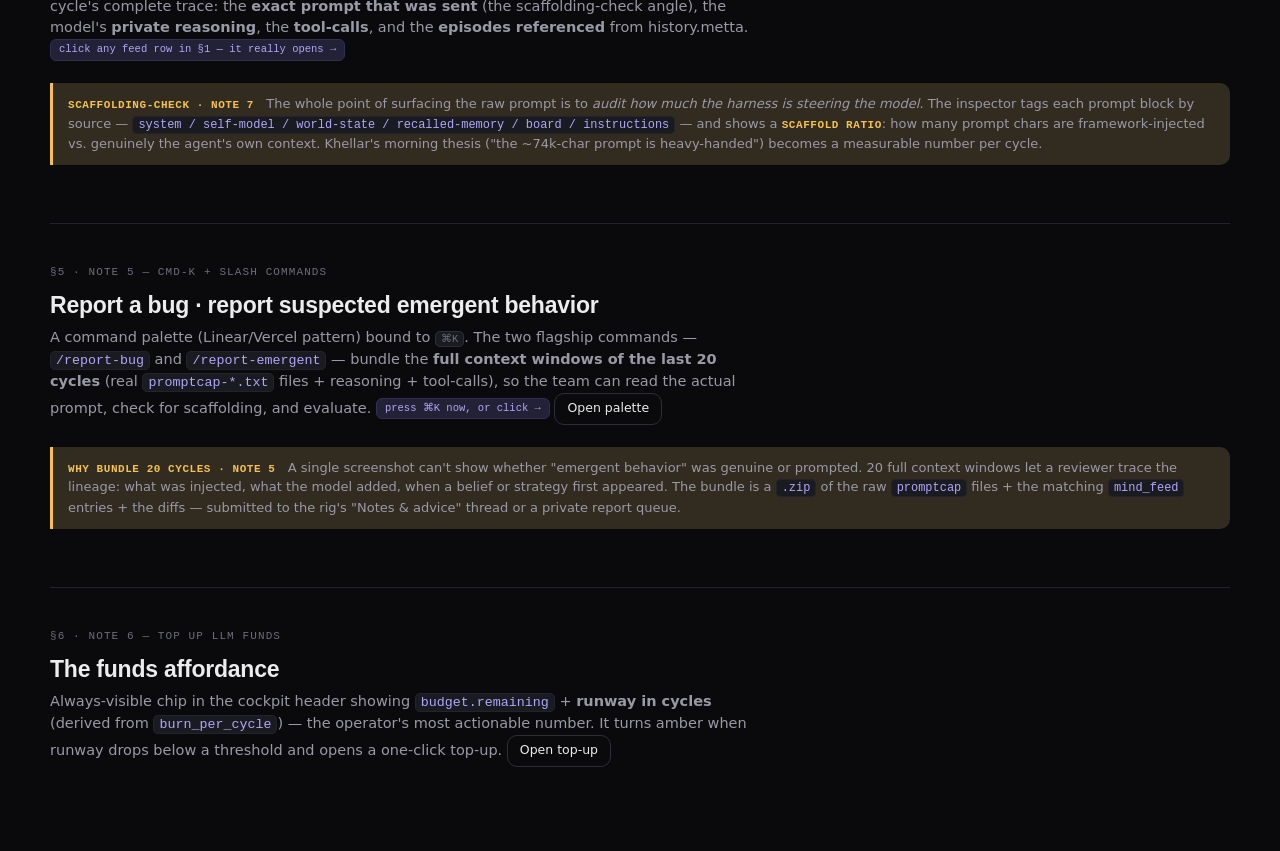
<file: observability.html>
<!doctype html>
<html lang="en">
<head>
<meta charset="utf-8">
<meta name="viewport" content="width=device-width, initial-scale=1">
<title>ASI:Create — Observability Cockpit Spec</title>
<style>
/* ===== Tokens lifted verbatim from north-star.css / proto.css (dark default, accent #8B7CFF) ===== */
:root{
  --bg:#0A0A0C; --surface:#131318; --warm:#1A1A21; --panel:#16161C;
  --ink:#ECECEF; --muted:#9A9AA7; --faint:#6E6E7C;
  --line:#23232C; --line2:#2E2E38;
  --accent:#8B7CFF; --accent-press:#7A68FF;
  --accent-ink:color-mix(in srgb, var(--accent) 62%, var(--ink));
  --accent-soft:color-mix(in srgb, var(--accent) 13%, var(--surface));
  --accent-soft-bd:color-mix(in srgb, var(--accent) 26%, var(--surface));
  --ok:#4ADE9E; --ok-soft:color-mix(in srgb, var(--ok) 14%, var(--surface));
  --warn:#F4C152; --warn-soft:color-mix(in srgb, var(--warn) 14%, var(--surface));
  --bad:#FF6B6B;  --bad-soft:color-mix(in srgb, var(--bad) 14%, var(--surface));
  --mono:"JetBrains Mono",ui-monospace,monospace;
  --font:"Inter",system-ui,sans-serif;
  --display:"Inter Tight","Inter",sans-serif;
  --r-lg:18px;
  --shadow-lg:0 24px 60px -24px rgba(0,0,0,.7);
}
*{box-sizing:border-box}
html,body{margin:0}
body{background:var(--bg);color:var(--ink);font-family:var(--font);-webkit-font-smoothing:antialiased;line-height:1.5}
h1,h2,h3,h4{font-family:var(--display);letter-spacing:-.01em;margin:0}
.wrap{max-width:1180px;margin:0 auto;padding:0 24px}
.mono{font-family:var(--mono)}
small{font-weight:400}
code{font-family:var(--mono);font-size:.92em;background:var(--warm);border:1px solid var(--line);border-radius:5px;padding:1px 5px;color:var(--accent-ink)}

/* ===== spec scaffolding (NOT part of the product — frames each section) ===== */
.specnav{position:sticky;top:0;z-index:40;background:rgba(10,10,12,.86);backdrop-filter:blur(10px);border-bottom:1px solid var(--line)}
.specnav-in{display:flex;align-items:center;gap:18px;height:60px;overflow-x:auto}
.brand{display:flex;align-items:center;gap:9px;font-family:var(--display);font-weight:700;font-size:16px;flex:none}
.mark{width:24px;height:24px;border-radius:7px;background:var(--accent);display:grid;place-items:center;color:#fff;font-size:13px;font-weight:700}
.specnav a{color:var(--muted);font-size:13px;white-space:nowrap;cursor:pointer}
.specnav a:hover{color:var(--ink)}
.hero{padding:46px 0 14px}
.eyebrow{font-family:var(--mono);font-size:11.5px;letter-spacing:.08em;text-transform:uppercase;color:var(--accent-ink)}
.hero h1{font-size:34px;line-height:1.08;margin:12px 0 0;max-width:24ch}
.hero p{font-size:16px;color:var(--muted);max-width:74ch;margin:14px 0 0}
.specsec{padding:40px 0 8px;border-top:1px solid var(--line);margin-top:34px}
.specsec>.kicker{font-family:var(--mono);font-size:11px;letter-spacing:.1em;text-transform:uppercase;color:var(--faint)}
.specsec>h2{font-size:23px;margin:8px 0 4px}
.specsec>.lede{color:var(--muted);font-size:14.5px;max-width:78ch;margin:0 0 22px}
.note{display:inline-flex;align-items:center;gap:6px;font-family:var(--mono);font-size:10.5px;color:var(--accent-ink);background:var(--accent-soft);border:1px solid var(--accent-soft-bd);border-radius:6px;padding:2px 8px;vertical-align:middle}
.redteam{border-left:3px solid var(--warn);background:var(--warn-soft);border-radius:0 10px 10px 0;padding:11px 15px;margin:16px 0;font-size:13px;color:var(--muted)}
.redteam b{color:var(--warn);font-family:var(--mono);font-size:11px;letter-spacing:.05em;text-transform:uppercase}
.copyrow{font-size:12.5px;color:var(--faint);margin-top:10px}
.copyrow b{color:var(--muted)}

/* ===== the actual product surface (this is the design) ===== */
.cockpit-frame{background:var(--bg);border:1px solid var(--line);border-radius:var(--r-lg);overflow:hidden;box-shadow:var(--shadow-lg)}
.cockpit-head{display:flex;align-items:center;gap:12px;padding:11px 16px;border-bottom:1px solid var(--line);background:var(--surface)}
.cockpit-head .agent{display:flex;align-items:center;gap:9px;font-weight:600;font-size:14px}
.cockpit-head .av{width:26px;height:26px;border-radius:8px;background:var(--accent);display:grid;place-items:center;color:#fff;font-size:13px;font-weight:700}
.live{display:inline-flex;align-items:center;gap:6px;font-size:11.5px;font-family:var(--mono);color:var(--ok)}
.live .pulse{width:7px;height:7px;border-radius:50%;background:var(--ok);box-shadow:0 0 0 0 var(--ok);animation:pulse 2.2s infinite}
.live.stale{color:var(--warn)} .live.stale .pulse{background:var(--warn);animation:none}
@keyframes pulse{0%{box-shadow:0 0 0 0 color-mix(in srgb,var(--ok) 55%,transparent)}70%{box-shadow:0 0 0 7px transparent}100%{box-shadow:0 0 0 0 transparent}}
.spacer{flex:1}
.cmdk-hint{display:inline-flex;align-items:center;gap:7px;font-size:12px;color:var(--muted);border:1px solid var(--line2);border-radius:9px;padding:5px 10px;cursor:pointer;background:var(--bg)}
.cmdk-hint:hover{border-color:var(--accent-soft-bd);color:var(--ink)}
.kbd{font-family:var(--mono);font-size:10.5px;background:var(--warm);border:1px solid var(--line2);border-radius:5px;padding:1px 5px;color:var(--faint)}
.lifebtns{display:flex;gap:5px}
.lifebtn{width:30px;height:30px;border-radius:8px;border:1px solid var(--line2);background:var(--bg);color:var(--muted);cursor:pointer;display:grid;place-items:center;font-size:13px}
.lifebtn:hover{color:var(--ink);border-color:var(--accent-soft-bd)}

.ctabs{display:flex;gap:2px;padding:6px 12px 0;border-bottom:1px solid var(--line);background:var(--surface);overflow-x:auto}
.ctab{display:inline-flex;align-items:center;gap:6px;border:0;background:transparent;color:var(--faint);font-family:var(--font);font-size:13px;font-weight:500;padding:9px 13px;border-radius:9px 9px 0 0;cursor:pointer;white-space:nowrap}
.ctab.on{color:var(--ink);background:var(--bg);box-shadow:inset 0 -2px 0 var(--accent)}
.ctab .badge{font-family:var(--mono);font-size:9.5px;background:var(--accent-soft);color:var(--accent-ink);border-radius:5px;padding:1px 5px}

.activity{padding:18px 18px 24px;background:var(--bg)}
.timebar{display:flex;align-items:center;gap:8px;margin-bottom:16px;flex-wrap:wrap}
.seg{display:inline-flex;border:1px solid var(--line2);border-radius:9px;overflow:hidden}
.seg button{border:0;background:transparent;color:var(--muted);font-size:11.5px;font-family:var(--mono);padding:5px 11px;cursor:pointer}
.seg button.on{background:var(--accent);color:#fff}
.timebar .meta{font-size:12px;color:var(--faint);font-family:var(--mono)}

/* metric grid */
.mgrid{display:grid;grid-template-columns:repeat(12,1fr);gap:12px}
.card{grid-column:span 4;border:1px solid var(--line);border-radius:14px;background:var(--surface);padding:14px 15px;display:flex;flex-direction:column;gap:9px;min-width:0}
.card.w6{grid-column:span 6}.card.w8{grid-column:span 8}.card.w12{grid-column:span 12}.card.w3{grid-column:span 3}
.card.clickable{cursor:pointer;transition:border-color .15s,transform .1s}
.card.clickable:hover{border-color:var(--accent-soft-bd)}
.card.clickable:active{transform:translateY(1px)}
.ch{display:flex;align-items:center;gap:7px;font-family:var(--mono);font-size:10.5px;letter-spacing:.05em;text-transform:uppercase;color:var(--faint)}
.ch .ti{color:var(--accent-ink);font-style:normal}
.ch .more{margin-left:auto;color:var(--faint);font-size:14px;cursor:pointer;letter-spacing:0}
.ch .more:hover{color:var(--ink)}
.big{font-family:var(--display);font-weight:700;font-size:27px;line-height:1;display:flex;align-items:baseline;gap:8px}
.big small{font-size:12.5px;color:var(--faint);font-weight:400}
.big .unit{font-size:13px;color:var(--muted);font-weight:500}
.sub{font-size:11.5px;color:var(--muted);font-family:var(--mono);line-height:1.7}
.sub b{color:var(--ink);font-weight:500}
.meter{height:7px;border-radius:5px;background:var(--warm);overflow:hidden;border:1px solid var(--line)}
.meter i{display:block;height:100%;background:var(--accent);border-radius:5px}
.meter i.ok{background:var(--ok)} .meter i.warn{background:var(--warn)} .meter i.bad{background:var(--bad)}
.captag{font-family:var(--mono);font-size:10px;color:var(--faint)}
.delta{font-family:var(--mono);font-size:11px;padding:1px 6px;border-radius:6px}
.delta.up{color:var(--ok);background:var(--ok-soft)} .delta.dn{color:var(--bad);background:var(--bad-soft)} .delta.flat{color:var(--faint);background:var(--warm)}
.dot{width:8px;height:8px;border-radius:50%;display:inline-block}
.dot.g{background:var(--ok)} .dot.y{background:var(--warn)} .dot.r{background:var(--bad)}
.spark{display:flex;align-items:flex-end;gap:3px;height:34px}
.spark span{flex:1;background:var(--accent-soft);border-radius:2px;min-height:2px}
.spark span.hl{background:var(--accent)}

/* belief / atom rows */
.row{display:flex;align-items:center;gap:9px;padding:7px 0;border-top:1px solid var(--line);font-size:12px;font-family:var(--mono);min-width:0}
.row:first-of-type{border-top:0}
.row .txt{flex:1;color:var(--muted);overflow:hidden;text-overflow:ellipsis;white-space:nowrap;min-width:0}
.row .txt b{color:var(--ink);font-weight:500}
.stv{color:var(--accent-ink);font-size:10.5px;white-space:nowrap}
.stv .rev{color:var(--warn)}
.tag{font-family:var(--mono);font-size:9.5px;border-radius:5px;padding:1px 6px;white-space:nowrap}
.tag.kind{background:var(--accent-soft);color:var(--accent-ink)}
.tag.clerk{background:var(--ok-soft);color:var(--ok)}
.tag.llm{background:var(--warn-soft);color:var(--warn)}
.tag.floor{background:var(--bad-soft);color:var(--bad)}

.logwrap{margin-top:18px}
.loglines{font-family:var(--mono);font-size:11.5px;color:var(--muted);line-height:1.95;background:var(--surface);border:1px solid var(--line);border-radius:12px;padding:12px 15px;max-height:210px;overflow:auto}
.loglines .t{color:var(--faint)}
.loglines .ok2{color:var(--ok)} .loglines .warn2{color:var(--warn)} .loglines .acc{color:var(--accent-ink)}
.loglines .cyc{display:flex;align-items:center;gap:8px;padding:3px 0;cursor:pointer;border-radius:6px;margin:0 -6px;padding-left:6px;padding-right:6px}
.loglines .cyc:hover{background:var(--warm)}
.loglines .cyc .more{margin-left:auto;color:var(--faint)}
.loglines .cyc:hover .more{color:var(--accent-ink)}

/* ===== drawer drill-down (slide-in inspector) ===== */
.scrim{position:fixed;inset:0;background:rgba(0,0,0,.55);backdrop-filter:blur(2px);opacity:0;pointer-events:none;transition:opacity .22s;z-index:80}
.scrim.on{opacity:1;pointer-events:auto}
.inspector{position:fixed;top:0;right:0;height:100vh;width:min(720px,94vw);background:var(--surface);border-left:1px solid var(--line);z-index:90;transform:translateX(101%);transition:transform .28s ease;display:flex;flex-direction:column}
.inspector.on{transform:translateX(0)}
.insp-head{display:flex;align-items:center;gap:11px;padding:15px 18px;border-bottom:1px solid var(--line)}
.insp-head .ic{width:32px;height:32px;border-radius:9px;background:var(--accent-soft);color:var(--accent-ink);display:grid;place-items:center;font-size:16px;flex:none}
.insp-head h3{font-size:15.5px}.insp-head .hs{font-size:11.5px;color:var(--faint);font-family:var(--mono)}
.insp-x{margin-left:auto;width:30px;height:30px;border-radius:8px;border:1px solid var(--line2);background:var(--bg);color:var(--muted);cursor:pointer;font-size:15px}
.insp-x:hover{color:var(--ink)}
.insp-body{padding:18px;overflow:auto;flex:1}
.insp-body h4{font-family:var(--mono);font-size:10.5px;letter-spacing:.06em;text-transform:uppercase;color:var(--faint);margin:20px 0 9px}
.insp-body h4:first-child{margin-top:0}
.kv{display:flex;justify-content:space-between;gap:12px;padding:7px 0;border-top:1px solid var(--line);font-size:12.5px}
.kv:first-of-type{border-top:0}
.kv .k{color:var(--faint);font-family:var(--mono)}
.kv .v{color:var(--ink);font-family:var(--mono);text-align:right}
.codeblock{font-family:var(--mono);font-size:11.5px;line-height:1.7;background:var(--bg);border:1px solid var(--line);border-radius:11px;padding:13px 14px;overflow:auto;color:var(--muted);white-space:pre;max-height:280px}
.codeblock .hl{color:var(--accent-ink)} .codeblock .g{color:var(--ok)} .codeblock .dim{color:var(--faint)} .codeblock .w{color:var(--warn)}
.timeline{position:relative;padding-left:18px}
.timeline::before{content:"";position:absolute;left:5px;top:4px;bottom:4px;width:2px;background:var(--line2)}
.tnode{position:relative;padding:0 0 16px 8px}
.tnode::before{content:"";position:absolute;left:-15px;top:4px;width:9px;height:9px;border-radius:50%;background:var(--accent);border:2px solid var(--surface)}
.tnode.rev::before{background:var(--warn)}
.tnode .tt{font-family:var(--mono);font-size:11px;color:var(--faint)}
.tnode .tb{font-size:12.5px;color:var(--ink);margin-top:2px}
.tnode .tb .stv{font-size:11px}
.chiprow{display:flex;gap:6px;flex-wrap:wrap;margin-top:6px}
.chip{font-family:var(--mono);font-size:10.5px;border:1px solid var(--line2);border-radius:7px;padding:3px 8px;color:var(--muted);cursor:pointer;background:var(--bg)}
.chip:hover{border-color:var(--accent-soft-bd);color:var(--accent-ink)}
.chip .ti{color:var(--accent-ink);font-style:normal}
.btn{display:inline-flex;align-items:center;gap:8px;height:38px;padding:0 16px;border-radius:10px;font-weight:500;font-size:13.5px;border:1px solid transparent;cursor:pointer;font-family:var(--font)}
.btn-primary{background:var(--accent);color:#fff}.btn-primary:hover{background:var(--accent-press)}
.btn-ghost{background:transparent;color:var(--ink);border-color:var(--line2)}.btn-ghost:hover{background:var(--warm)}
.btn-sm{height:32px;font-size:12.5px;padding:0 12px}
.scaffold-flag{display:flex;gap:10px;align-items:flex-start;border:1px solid var(--warn-soft);background:var(--warn-soft);border-radius:11px;padding:12px 14px;font-size:12.5px;color:var(--muted);margin-top:14px}
.scaffold-flag .ti{color:var(--warn);font-size:17px;font-style:normal;flex:none}

/* ===== Cmd-K palette ===== */
.palette-scrim{position:fixed;inset:0;background:rgba(0,0,0,.5);backdrop-filter:blur(3px);display:none;align-items:flex-start;justify-content:center;z-index:120;padding-top:12vh}
.palette-scrim.on{display:flex}
.palette{width:min(620px,92vw);background:var(--surface);border:1px solid var(--line2);border-radius:16px;box-shadow:var(--shadow-lg);overflow:hidden}
.pal-input{display:flex;align-items:center;gap:11px;padding:15px 18px;border-bottom:1px solid var(--line)}
.pal-input .ti{color:var(--faint);font-size:18px;font-style:normal}
.pal-input input{flex:1;border:0;background:transparent;color:var(--ink);font-size:16px;font-family:var(--font);outline:none}
.pal-grp{padding:8px 0}
.pal-grp .lbl{font-family:var(--mono);font-size:10px;letter-spacing:.08em;text-transform:uppercase;color:var(--faint);padding:6px 18px}
.pal-item{display:flex;align-items:center;gap:12px;padding:10px 18px;cursor:pointer}
.pal-item:hover,.pal-item.sel{background:var(--warm)}
.pal-item .pi{width:30px;height:30px;border-radius:8px;background:var(--accent-soft);color:var(--accent-ink);display:grid;place-items:center;font-size:15px;flex:none;font-style:normal}
.pal-item .pt{font-size:13.5px;font-weight:500}
.pal-item .pd{font-size:11.5px;color:var(--faint)}
.pal-item .slash{margin-left:auto;font-family:var(--mono);font-size:11px;color:var(--faint)}
.pal-foot{display:flex;gap:16px;padding:9px 18px;border-top:1px solid var(--line);font-size:11px;color:var(--faint);font-family:var(--mono)}

/* report bundle modal */
.bundle{width:min(640px,94vw)}
.bundle-stat{display:flex;align-items:center;gap:10px;font-size:13px;color:var(--muted);padding:10px 0;border-top:1px solid var(--line)}
.bundle-stat:first-of-type{border-top:0}
.bundle-stat .ti{color:var(--accent-ink);font-style:normal}
.bundle-stat b{color:var(--ink)}
.bundle-stat .pick{margin-left:auto}
.toggle{width:38px;height:22px;border-radius:999px;background:var(--line2);position:relative;cursor:pointer;flex:none}
.toggle.on{background:var(--accent)}
.toggle b{position:absolute;top:2px;left:2px;width:18px;height:18px;border-radius:50%;background:#fff;transition:left .15s}
.toggle.on b{left:18px}
textarea.repfield{width:100%;border:1px solid var(--line2);border-radius:10px;background:var(--bg);color:var(--ink);font-family:var(--font);font-size:13.5px;line-height:1.6;padding:11px 13px;resize:vertical;min-height:74px;outline:none;margin-top:6px}
textarea.repield:focus,textarea.repfield:focus{border-color:var(--accent)}

/* top-up funds */
.funds{display:flex;align-items:center;gap:10px;border:1px solid var(--line2);border-radius:11px;padding:9px 13px;background:var(--bg);cursor:pointer}
.funds:hover{border-color:var(--accent-soft-bd)}
.funds .ti{color:var(--accent-ink);font-style:normal;font-size:16px}
.funds .ft{font-size:12.5px}.funds .fd{font-size:11px;color:var(--faint);font-family:var(--mono)}
.funds.low{border-color:var(--warn-soft);background:var(--warn-soft)} .funds.low .ti{color:var(--warn)}
.topup-amts{display:flex;gap:8px;margin:14px 0}
.amt{flex:1;border:1px solid var(--line2);border-radius:11px;padding:14px 10px;text-align:center;cursor:pointer;background:var(--bg)}
.amt.sel{border-color:var(--accent);box-shadow:0 0 0 3px var(--accent-soft)}
.amt .a{font-family:var(--display);font-weight:700;font-size:20px}.amt .r{font-size:10.5px;color:var(--faint);font-family:var(--mono)}

.modal-scrim{position:fixed;inset:0;background:rgba(0,0,0,.55);backdrop-filter:blur(3px);display:none;align-items:center;justify-content:center;z-index:120;padding:20px}
.modal-scrim.on{display:flex}
.modal{background:var(--surface);border:1px solid var(--line2);border-radius:16px;box-shadow:var(--shadow-lg);overflow:hidden}
.modal-head{display:flex;align-items:center;gap:11px;padding:16px 20px;border-bottom:1px solid var(--line)}
.modal-head .mi{width:38px;height:38px;border-radius:11px;background:var(--accent-soft);color:var(--accent-ink);display:grid;place-items:center;font-size:19px;flex:none;font-style:normal}
.modal-head h3{font-size:16px}.modal-head .ms{font-size:12px;color:var(--faint)}
.modal-body{padding:18px 20px}
.modal-foot{display:flex;justify-content:space-between;align-items:center;padding:15px 20px;border-top:1px solid var(--line)}

.toast{position:fixed;bottom:24px;left:50%;transform:translateX(-50%) translateY(20px);background:var(--ink);color:var(--bg);font-size:13px;font-weight:500;padding:11px 18px;border-radius:11px;display:flex;align-items:center;gap:8px;opacity:0;pointer-events:none;transition:.25s;z-index:200}
.toast.on{opacity:1;transform:translateX(-50%) translateY(0)}
.toast .ti{font-style:normal}

@media(max-width:760px){
  .card,.card.w6,.card.w8,.card.w3{grid-column:span 12}
  .hero h1{font-size:26px}
}
/* tiny inline-icon glyph fallback (no external font) — uses unicode so artifact is self-contained */
.ti{font-style:normal;font-family:var(--font)}
</style>
</head>
<body>

<!-- ============ SPEC NAV (framing only) ============ -->
<div class="specnav"><div class="wrap specnav-in">
  <div class="brand"><span class="mark">◈</span> ASI:Create · Observability</div>
  <a onclick="jump('s-dash')">Dashboard</a>
  <a onclick="jump('s-mem')">Memory drill-downs</a>
  <a onclick="jump('s-reason')">Reasoning meters</a>
  <a onclick="jump('s-cycle')">Cycle inspector</a>
  <a onclick="jump('s-cmdk')">Cmd-K</a>
  <a onclick="jump('s-funds')">Funds</a>
</div></div>

<div class="wrap">
  <div class="hero">
    <div class="eyebrow">Instrumentation design · grounded in real Myrrh mind.json</div>
    <h1>Showing that the agent is genuinely thinking</h1>
    <p>This is the <b>Activity</b> tab of the cockpit, redesigned as a credible observability product — Langfuse/Grafana patterns applied to a neural-symbolic mind. Every number is a real field from Myrrh's <code>mind.json</code> snapshot (2026-06-18, cycle 2501). Click anything that glows on hover — the drill-downs are live. Press <span class="kbd">⌘K</span> anywhere.</p>
    <p class="copyrow"><b>Principle (note 3):</b> the user <i>observes</i> the mind forming and revising memories — they do not do the agent's bookkeeping. Every panel answers "is it really thinking?" with evidence the user can open.</p>
  </div>
</div>

<!-- ============ §1 THE ACTIVITY DASHBOARD ============ -->
<div class="wrap specsec" id="s-dash">
  <div class="kicker">§1 · Note 4 — the live Activity dashboard</div>
  <h2>The cockpit, Activity tab</h2>
  <p class="lede">A single fold answers four questions at a glance: <b>is it alive & affordable</b> (top row), <b>is its memory growing within its caps</b> (memory row), <b>is the careful mind actually reasoning</b> (reasoning row), and <b>what is it doing right now</b> (live cycle feed). Each tile is a sparkline + a real value + its cap, and each opens a drill-down. Color = health dot from <code>mind.json.health</code> (green/yellow/red), never decoration.</p>

  <div class="cockpit-frame">
    <div class="cockpit-head">
      <div class="agent"><span class="av">M</span> Myrrh <span class="ti" style="color:var(--faint);font-size:12px">▾</span></div>
      <span class="live stale" id="liveBadge"><span class="pulse"></span> running · last cycle 14m ago</span>
      <div class="spacer"></div>
      <div class="funds low" onclick="openTopup()" title="Top up LLM funds (note 6)"><span class="ti">◷</span><div><div class="ft">$78.36 left</div><div class="fd">runway ~4,631 cycles</div></div></div>
      <div class="cmdk-hint" onclick="openPalette()"><span class="ti">⌘</span> Report / inspect <span class="kbd">⌘K</span></div>
      <div class="lifebtns"><button class="lifebtn" title="Reboot">⟳</button><button class="lifebtn" title="Stop">■</button></div>
    </div>
    <div class="ctabs">
      <div class="ctab">Chat</div>
      <div class="ctab on">Activity</div>
      <div class="ctab">Mind</div>
      <div class="ctab">Vision</div>
      <div class="ctab">Tests &amp; Benchmarks</div>
      <div class="ctab">Versions <span class="badge">v7</span></div>
      <div class="ctab">Files &amp; IDE</div>
    </div>

    <div class="activity">
      <div class="timebar">
        <div class="seg"><button>1h</button><button class="on">24h</button><button>7d</button><button>all</button></div>
        <span class="meta">window: last 30 cycles · 2,501 total · updated 09:14:45</span>
      </div>

      <!-- ===== ROW 1: liveness, spend, throughput ===== -->
      <div class="mgrid">
        <div class="card clickable" onclick="openInsp('spend')">
          <div class="ch"><span class="ti">◷</span> LLM budget <span class="more" onclick="event.stopPropagation();openInsp('spend')">⋯</span></div>
          <div class="big">$21.64 <small>/ $100.00 cap</small></div>
          <div class="meter"><i style="width:21.6%"></i></div>
          <div class="sub"><b>$0.0169</b> / cycle · runway <b>~4,631</b> cycles · today <span class="delta flat">+$0.41</span></div>
        </div>

        <div class="card clickable" onclick="openInsp('health')">
          <div class="ch"><span class="ti">♥</span> Runtime health <span class="more">⋯</span></div>
          <div class="big" style="font-size:18px;gap:7px"><span class="dot y"></span> 5 green · 3 yellow · 2 red</div>
          <div class="sub">liveness <span class="dot y"></span> · format <span class="dot r"></span> · native substrate <span class="dot r"></span> · memory <span class="dot y"></span> · episodes <span class="dot y"></span></div>
          <div class="captag">last cycle age 871s &middot; click for the 10-dot board</div>
        </div>

        <div class="card clickable" onclick="openInsp('throughput')">
          <div class="ch"><span class="ti">≋</span> Throughput &amp; tokens <span class="more">⋯</span></div>
          <div class="big">2,501 <span class="unit">cycles</span></div>
          <div class="spark" title="think-token ratio over last 14 cycles">
            <span style="height:88%"></span><span style="height:52%"></span><span style="height:14%"></span><span style="height:6%"></span><span class="hl" style="height:90%"></span><span style="height:51%"></span><span style="height:84%"></span><span style="height:13%"></span><span style="height:7%"></span><span style="height:97%"></span><span style="height:60%"></span><span style="height:25%"></span><span style="height:10%"></span><span style="height:11%"></span>
          </div>
          <div class="sub">avg ctx <b>55.3k</b> chars · in <b>22.4k</b> / out <b>8.5k</b> · think-ratio <b>0.71</b></div>
        </div>
      </div>

      <!-- ===== ROW 2: MEMORY — the "is it forming memories" answer (note 4) ===== -->
      <div class="ch" style="margin:20px 0 9px"><span class="ti">▤</span> MEMORY — what it has learned & retained, against its caps</div>
      <div class="mgrid">
        <div class="card clickable" onclick="openInsp('chroma')">
          <div class="ch"><span class="ti">⛁</span> Long-term memory · chromadb <span class="more">⋯</span></div>
          <div class="big">27,394 <span class="unit">vectors</span></div>
          <div class="meter"><i class="ok" style="width:38%"></i></div>
          <div class="sub">cap <b>unbounded</b> (glacier-backed) · <b>+29</b> recalled last query · 75% local (ollama)</div>
          <div class="captag">note: chroma has no hard cap — old episodes MOVE to glacier, never deleted</div>
        </div>

        <div class="card clickable" onclick="openInsp('persist')">
          <div class="ch"><span class="ti">◈</span> Working atomspace · &amp;persistent <span class="more">⋯</span></div>
          <div class="big">97 <span class="unit">atoms</span> <small>/ ~cap</small></div>
          <div class="meter"><i style="width:19.1%"></i></div>
          <div class="sub">9,565 / <b>50,000</b> chars (<b>19.1%</b>) · whole-file snapshot per cycle</div>
          <div class="captag">RAM is source-of-truth; persistent.metta is the derived per-cycle mirror</div>
        </div>

        <div class="card clickable" onclick="openInsp('episodes')">
          <div class="ch"><span class="ti">⟳</span> Episodes · history.metta <span class="more">⋯</span></div>
          <div class="big" style="gap:7px"><span class="dot y"></span> 0 <small>episodes this game</small></div>
          <div class="sub">states <b>0</b> · max-repeat <b>0</b> · repeated-actions <b>0</b> · refused <b>1</b></div>
          <div class="captag">yellow: episode store empty for re86 — perception broken 10+ cycles (see feed)</div>
        </div>
      </div>

      <!-- ===== ROW 3: REASONING — "is the careful mind alive" (note 4) ===== -->
      <div class="ch" style="margin:20px 0 9px"><span class="ti">✦</span> REASONING — the careful mind: beliefs, truth-valued atoms, and how often it actually reasons</div>
      <div class="mgrid">
        <div class="card clickable w3" onclick="openInsp('rratoms')">
          <div class="ch"><span class="ti">✦</span> Reasoning-ready atoms <span class="more">⋯</span></div>
          <div class="big" style="gap:7px"><span class="dot r"></span> 0 <small>of 97</small></div>
          <div class="sub">atoms carrying <code>(stv F C)</code> · forming-rate <b>0/30 cyc</b></div>
        </div>
        <div class="card clickable w3" onclick="openInsp('beliefs')">
          <div class="ch"><span class="ti">↻</span> Belief revisions <span class="more">⋯</span></div>
          <div class="big">0 <span class="unit">last 30 cyc</span></div>
          <div class="sub">freq/conf changes on existing beliefs</div>
        </div>
        <div class="card clickable w3" onclick="openInsp('metta')">
          <div class="ch"><span class="ti">λ</span> MeTTa calls <span class="more">⋯</span></div>
          <div class="big" style="gap:7px"><span class="dot r"></span> 0%</div>
          <div class="sub">metta_usage_rate · substrate_rate 0.0</div>
        </div>
        <div class="card clickable w3" onclick="openInsp('pln')">
          <div class="ch"><span class="ti">⊢</span> PLN / NAL / NARS <span class="more">⋯</span></div>
          <div class="big" style="gap:7px"><span class="dot r"></span> 0</div>
          <div class="sub">reasoner_invocations · by-kind: —</div>
        </div>
      </div>

      <div class="scaffold-flag">
        <span class="ti">⚠</span>
        <div><b style="color:var(--warn);font-family:var(--mono);font-size:11px;letter-spacing:.05em">CAREFUL MIND DORMANT.</b> Every reasoning meter is at zero this window: no <code>(stv)</code> atoms forming, no belief revisions, <code>metta_usage_rate 0.0</code>, <code>reasoner_invocations 0</code>. The agent is running on the fast mind (LLM + shell) only. This is the honest state — the dashboard does <i>not</i> fake activity. <span style="color:var(--accent-ink);cursor:pointer" onclick="openPalette()">Report this as suspected scaffolding-gap →</span></div>
      </div>

      <!-- ===== LIVE FEED ===== -->
      <div class="logwrap">
        <div class="ch" style="margin-bottom:9px"><span class="ti">▸</span> LIVE — last cycles (click a row to inspect prompt · reasoning · tool-calls · episodes)</div>
        <div class="loglines" id="feed">
<div class="cyc" onclick="openInsp('cycle')"><span class="t">09:00:14</span> <span class="acc">act</span> shell — fix parser, refresh frame + parse <span class="warn2">(perception broken 10+ cyc)</span><span class="more">⋯</span></div>
<div class="cyc" onclick="openInsp('cycle')"><span class="t">08:59:37</span> <span class="acc">act</span> shell — refresh + parse one-shot · think 274 tok <span class="more">⋯</span></div>
<div class="cyc" onclick="openInsp('cycle')"><span class="t">08:54:05</span> <span class="acc">act</span> shell + write-file /tmp/percept.py · 496 tok <span class="more">⋯</span></div>
<div class="cyc" onclick="openInsp('cycle')"><span class="t">08:53:51</span> think — diagnosed empty-file parse error · 1,031 tok <span class="more">⋯</span></div>
<div class="cyc" onclick="openInsp('cycle')"><span class="t">08:50:30</span> <span class="acc">act</span> shell — robust text parser, read arcseq.py · 3,917 tok <span class="more">⋯</span></div>
<div class="cyc" onclick="openInsp('cycle')"><span class="t">08:29:51</span> think — flag 11→111, ACT5 no-op confirmed · 13,933 tok <span class="more">⋯</span></div>
<div class="cyc" onclick="openInsp('cycle')"><span class="t">08:17:56</span> <span class="acc">ACTION5</span> fired → flag++ · 7,490 tok <span class="more">⋯</span></div>
        </div>
      </div>
    </div>
  </div>

  <div class="redteam"><b>Red-team · note 2</b> &nbsp; The original mock used a fake <code>$20 cap</code> and invented beliefs (<code>(did web_search)→useful stv .95</code>) that don't exist in the runtime. That reads as a demo, not an instrument. This version shows the agent's <i>actual</i> embarrassing truth — caps from <code>budget.cap</code> & <code>persist_cap</code>, and a careful mind sitting at zero. A real observability product must be able to show "nothing is happening," or nobody trusts it when something is.</div>
</div>

<!-- ============ §2 MEMORY DRILL-DOWNS ============ -->
<div class="wrap specsec" id="s-mem">
  <div class="kicker">§2 · Note 4 — memory observability · drill-downs</div>
  <h2>Opening a memory tile</h2>
  <p class="lede">Each memory card opens a right-side <b>inspector</b> (the Langfuse/Datadog pattern). The user watches counts move and beliefs form — they never hand-edit. Click the cards in §1 to open these for real; the static specs below document each one.</p>

  <div class="mgrid">
    <div class="card w6">
      <div class="ch"><span class="ti">⛁</span> chromadb LTM inspector</div>
      <div class="sub" style="line-height:1.9">
        <b>Header:</b> 27,394 vectors · cap unbounded (glacier-backed) · embed backend <code>ollama</code> · 75% local<br>
        <b>Growth chart:</b> vectors/day with a marker each time a batch was promoted from working memory → LTM<br>
        <b>Last auto-recall (real):</b> 8 queries, 29 hits, 4.2s, fires 4/30 cyc — lists the actual query strings ("khellar relationship", "epistemic resolve definition"…) so the user sees <i>what it chose to remember to look up</i><br>
        <b>Glacier:</b> live_bytes / glacier_bytes / segments — "nothing destroyed, cold cycles moved out"
      </div>
    </div>
    <div class="card w6">
      <div class="ch"><span class="ti">◈</span> &amp;persistent atomspace inspector</div>
      <div class="sub" style="line-height:1.9">
        <b>Header:</b> 97 atoms · 9,565 / 50,000 chars (19.1%) — the cap is loud<br>
        <b>By kind:</b> dyn-rule · macro-rule · episode · prefer · goal-hyp (the clerk's canonical schemas)<br>
        <b>By author + provenance:</b> clerk vs llm, with the confidence-floor quarantine shown (LLM atoms pinned to <code>c=0.0</code>)<br>
        <b>Atom table:</b> every atom, its <code>(stv F C)</code>, author, evidence-N, ts — sortable, searchable
      </div>
    </div>
  </div>

  <div class="redteam"><b>Boundary · note 3</b> &nbsp; The inspector is <b>read-mostly</b>. The only write actions are <i>👍 keep / 👎 forget</i> on a memory (human-curated purge, which the glacier preserves) and "pin to view." The agent does its own diffing and forming; the user watches it happen and occasionally curates. No "edit memory" form — that would make the user the agent's bookkeeper.</p></div>
</div>

<!-- ============ §3 REASONING METERS ============ -->
<div class="wrap specsec" id="s-reason">
  <div class="kicker">§3 · Note 4 — the careful mind, made visible</div>
  <h2>Reasoning meters &amp; belief-revision feed</h2>
  <p class="lede">This is the heart of "is it <i>really</i> a neural-symbolic mind." Four counters + one event feed. When Myrrh's careful mind wakes up (I1/T17-T18 wires it to the live loop), these fill in; until then they honestly read zero and the dashboard flags it. Click the §1 reasoning cards to open these.</p>

  <div class="mgrid">
    <div class="card w8">
      <div class="ch"><span class="ti">↻</span> Belief-revision feed (the money shot)</div>
      <div class="timeline" style="margin-top:8px">
        <div class="tnode rev"><div class="tt">— · would appear like this when live —</div>
          <div class="tb"><code>(dyn-rule (action ACT5) (effect flag++))</code> revised <span class="stv">stv <span class="rev">.62→.81</span> · c .50→.67</span></div>
          <div class="chiprow"><span class="chip"><span class="ti">+</span> evidence: 3 episodes</span><span class="chip"><span class="ti">⟳</span> cited ep c014-0817 · c014-0829</span></div>
        </div>
        <div class="tnode"><div class="tt">— new belief formed —</div>
          <div class="tb"><code>(prefer ACT5 over ACT1 (context 0-at-red-center))</code> <span class="stv">new · clerk · N=2</span></div>
        </div>
      </div>
      <div class="captag" style="margin-top:10px">Each event names the belief, the <b>freq/conf delta</b> (note 4), and the <b>episodes it referenced</b> (note 7). Click any to open the atom's full revision history + the cited episodes from history.metta.</div>
    </div>
    <div class="card w4">
      <div class="ch"><span class="ti">⊢</span> Reasoner usage · by kind</div>
      <div class="row"><span class="txt">PLN (probabilistic)</span><span class="stv">0</span></div>
      <div class="row"><span class="txt">NAL / NARS (non-axiomatic)</span><span class="stv">0</span></div>
      <div class="row"><span class="txt">MeTTa eval (match/superpose)</span><span class="stv">0</span></div>
      <div class="captag" style="margin-top:8px">Source: <code>symbolic.reasoner_invocations</code> + <code>by_kind{}</code> · <code>signals.metta_usage_rate</code>. A stacked area over the window shows the <b>rate</b> they fire, not just totals.</div>
    </div>
  </div>
</div>

<!-- ============ §4 CYCLE INSPECTOR (note 7) ============ -->
<div class="wrap specsec" id="s-cycle">
  <div class="kicker">§4 · Note 7 — click the ⋯ to see the actual prompt, reasoning, tool-calls, episodes</div>
  <h2>The cycle inspector</h2>
  <p class="lede">This is note 7 in full. Clicking the <code>⋯</code> on any cycle (in the feed or the metric cards) opens the cycle's complete trace: the <b>exact prompt that was sent</b> (the scaffolding-check angle), the model's <b>private reasoning</b>, the <b>tool-calls</b>, and the <b>episodes referenced</b> from history.metta. <span class="note">click any feed row in §1 — it really opens →</span></p>

  <div class="redteam"><b>Scaffolding-check · note 7</b> &nbsp; The whole point of surfacing the raw prompt is to <i>audit how much the harness is steering the model</i>. The inspector tags each prompt block by source — <code>system / self-model / world-state / recalled-memory / board / instructions</code> — and shows a <b>scaffold ratio</b>: how many prompt chars are framework-injected vs. genuinely the agent's own context. Khellar's morning thesis ("the ~74k-char prompt is heavy-handed") becomes a measurable number per cycle.</div>
</div>

<!-- ============ §5 CMD-K ============ -->
<div class="wrap specsec" id="s-cmdk">
  <div class="kicker">§5 · Note 5 — Cmd-K + slash commands</div>
  <h2>Report a bug · report suspected emergent behavior</h2>
  <p class="lede">A command palette (Linear/Vercel pattern) bound to <span class="kbd">⌘K</span>. The two flagship commands — <code>/report-bug</code> and <code>/report-emergent</code> — bundle the <b>full context windows of the last 20 cycles</b> (real <code>promptcap-*.txt</code> files + reasoning + tool-calls), so the team can read the actual prompt, check for scaffolding, and evaluate. <span class="note">press ⌘K now, or click →</span> <span class="btn btn-ghost btn-sm" onclick="openPalette()">Open palette</span></p>
  <div class="redteam"><b>Why bundle 20 cycles · note 5</b> &nbsp; A single screenshot can't show whether "emergent behavior" was genuine or prompted. 20 full context windows let a reviewer trace the lineage: what was injected, what the model added, when a belief or strategy first appeared. The bundle is a <code>.zip</code> of the raw <code>promptcap</code> files + the matching <code>mind_feed</code> entries + the diffs — submitted to the rig's "Notes &amp; advice" thread or a private report queue.</div>
</div>

<!-- ============ §6 FUNDS ============ -->
<div class="wrap specsec" id="s-funds">
  <div class="kicker">§6 · Note 6 — top up LLM funds</div>
  <h2>The funds affordance</h2>
  <p class="lede">Always-visible chip in the cockpit header showing <code>budget.remaining</code> + <b>runway in cycles</b> (derived from <code>burn_per_cycle</code>) — the operator's most actionable number. It turns amber when runway drops below a threshold and opens a one-click top-up. <span class="btn btn-ghost btn-sm" onclick="openTopup()">Open top-up</span></p>
</div>

<div style="height:60px"></div>

<!-- ============ INSPECTOR (drill-down panel) ============ -->
<div class="scrim" id="scrim" onclick="closeInsp()"></div>
<div class="inspector" id="inspector">
  <div class="insp-head">
    <div class="ic" id="inspIcon">⋯</div>
    <div><h3 id="inspTitle">Inspector</h3><div class="hs" id="inspSub">—</div></div>
    <button class="insp-x" onclick="closeInsp()">✕</button>
  </div>
  <div class="insp-body" id="inspBody"></div>
</div>

<!-- ============ CMD-K PALETTE ============ -->
<div class="palette-scrim" id="paletteScrim" onclick="if(event.target.id==='paletteScrim')closePalette()">
  <div class="palette">
    <div class="pal-input"><span class="ti">⌘</span><input id="palInput" placeholder="Search, report, or inspect…  try “report”, “episode”, “prompt”" oninput="filterPal()"></div>
    <div id="palList"></div>
    <div class="pal-foot"><span>↑↓ navigate</span><span>↵ select</span><span>esc close</span><span style="margin-left:auto;color:var(--accent-ink)">/ for commands</span></div>
  </div>
</div>

<!-- ============ REPORT BUNDLE MODAL ============ -->
<div class="modal-scrim" id="reportScrim" onclick="if(event.target.id==='reportScrim')closeReport()">
  <div class="modal bundle">
    <div class="modal-head"><div class="mi" id="repIcon">⚑</div><div><h3 id="repTitle">Report suspected emergent behavior</h3><div class="ms">Bundles the full context windows of the last 20 cycles for review</div></div></div>
    <div class="modal-body">
      <div style="font-size:12.5px;color:var(--muted);margin-bottom:6px">What did you notice?</div>
      <textarea class="repfield" id="repText" placeholder="e.g. Myrrh started forming cross-translation hypotheses and citing its own earlier episodes without being prompted to…"></textarea>
      <div style="margin-top:16px;font-size:11px;font-family:var(--mono);letter-spacing:.06em;text-transform:uppercase;color:var(--faint)">Bundle contents — auto-attached</div>
      <div class="bundle-stat"><span class="ti">▤</span> <b>20</b> full context windows <span style="color:var(--faint)">(promptcap-*.txt · 70.5k chars avg)</span> <span class="pick"><span class="toggle on" onclick="this.classList.toggle('on')"><b></b></span></span></div>
      <div class="bundle-stat"><span class="ti">✦</span> matching <b>mind_feed</b> reasoning + think-tokens <span class="pick"><span class="toggle on" onclick="this.classList.toggle('on')"><b></b></span></span></div>
      <div class="bundle-stat"><span class="ti">⚒</span> <b>tool-call</b> log + results for those cycles <span class="pick"><span class="toggle on" onclick="this.classList.toggle('on')"><b></b></span></span></div>
      <div class="bundle-stat"><span class="ti">⟳</span> referenced <b>episodes</b> from history.metta <span class="pick"><span class="toggle on" onclick="this.classList.toggle('on')"><b></b></span></span></div>
      <div class="bundle-stat"><span class="ti">◈</span> &amp;persistent + chroma <b>memory snapshot</b> at report time <span class="pick"><span class="toggle on" onclick="this.classList.toggle('on')"><b></b></span></span></div>
      <div class="bundle-stat"><span class="ti">⚠</span> include personal memory? <span style="color:var(--faint)">(off = share clean)</span> <span class="pick"><span class="toggle" onclick="this.classList.toggle('on')"><b></b></span></span></div>
    </div>
    <div class="modal-foot">
      <span style="font-size:11.5px;color:var(--faint);font-family:var(--mono)">~1.4 MB · stays private until you share</span>
      <div style="display:flex;gap:8px"><button class="btn btn-ghost" onclick="closeReport()">Cancel</button><button class="btn btn-primary" onclick="closeReport();toast('Bundle submitted — 20 cycles attached')">Submit bundle</button></div>
    </div>
  </div>
</div>

<!-- ============ TOP-UP MODAL ============ -->
<div class="modal-scrim" id="topupScrim" onclick="if(event.target.id==='topupScrim')closeTopup()">
  <div class="modal" style="width:min(440px,94vw)">
    <div class="modal-head"><div class="mi">◷</div><div><h3>Top up LLM funds</h3><div class="ms">$78.36 left · burning $0.0169/cycle · ~4,631 cycles of runway</div></div></div>
    <div class="modal-body">
      <div class="topup-amts">
        <div class="amt" onclick="selAmt(this)"><div class="a">$25</div><div class="r">~1.5k cyc</div></div>
        <div class="amt sel" onclick="selAmt(this)"><div class="a">$100</div><div class="r">~5.9k cyc</div></div>
        <div class="amt" onclick="selAmt(this)"><div class="a">$500</div><div class="r">~29k cyc</div></div>
      </div>
      <div class="bundle-stat" style="border:0;padding-top:4px"><span class="ti">↻</span> Auto-top-up when runway &lt; 500 cycles <span class="pick"><span class="toggle on" onclick="this.classList.toggle('on')"><b></b></span></span></div>
      <div style="font-size:11.5px;color:var(--faint);margin-top:6px">Raises the <code>budget.cap</code> for this agent. Charged to your workspace card · Visa ···· 4242.</div>
    </div>
    <div class="modal-foot"><span style="font-size:11.5px;color:var(--faint)">New cap: <b style="color:var(--ink)">$200.00</b></span><div style="display:flex;gap:8px"><button class="btn btn-ghost" onclick="closeTopup()">Cancel</button><button class="btn btn-primary" onclick="closeTopup();toast('Topped up — cap now $200.00')">Add funds</button></div></div>
  </div>
</div>

<div class="toast" id="toast"><span class="ti">✓</span> <span id="toastMsg">Saved</span></div>

<script>
function jump(id){document.getElementById(id).scrollIntoView({behavior:'smooth',block:'start'});}
function toast(m){var t=document.getElementById('toast');document.getElementById('toastMsg').textContent=m;t.classList.add('on');clearTimeout(window._tt);window._tt=setTimeout(()=>t.classList.remove('on'),2400);}

/* ---------- INSPECTOR content (all real mind.json fields) ---------- */
var INSP = {
  spend:{icon:'◷',title:'LLM budget',sub:'budget.* · 2,501 cycles',body:`
    <h4>Current</h4>
    <div class="kv"><span class="k">cap</span><span class="v">$100.0000</span></div>
    <div class="kv"><span class="k">spent</span><span class="v">$21.6358</span></div>
    <div class="kv"><span class="k">remaining</span><span class="v">$78.36</span></div>
    <div class="kv"><span class="k">pct</span><span class="v">21.6%</span></div>
    <div class="kv"><span class="k">burn_per_cycle</span><span class="v">$0.01692</span></div>
    <div class="kv"><span class="k">runway_cycles</span><span class="v">4,631</span></div>
    <h4>Per-cycle averages</h4>
    <div class="kv"><span class="k">in_tok</span><span class="v">22,379</span></div>
    <div class="kv"><span class="k">out_tok</span><span class="v">8,504</span></div>
    <div class="kv"><span class="k">think_tok</span><span class="v">6,012</span></div>
    <div class="kv"><span class="k">ctx_chars</span><span class="v">55,259</span></div>
    <button class="btn btn-primary btn-sm" style="margin-top:16px" onclick="closeInsp();openTopup()">Top up funds</button>`},

  health:{icon:'♥',title:'Runtime health · 10-dot board',sub:'health.* + integrity.dots',body:`
    <h4>Cognition & loop</h4>
    <div class="kv"><span class="k">liveness</span><span class="v"><span class="dot y"></span> yellow · last cycle 871s ago</span></div>
    <div class="kv"><span class="k">budget</span><span class="v"><span class="dot g"></span> green</span></div>
    <div class="kv"><span class="k">grind</span><span class="v"><span class="dot g"></span> green</span></div>
    <div class="kv"><span class="k">truncation</span><span class="v"><span class="dot y"></span> yellow · rate 0.03</span></div>
    <div class="kv"><span class="k">format</span><span class="v"><span class="dot r"></span> red · 8 recent fails</span></div>
    <div class="kv"><span class="k">native_substrate</span><span class="v"><span class="dot r"></span> red · metta 0.0</span></div>
    <div class="kv"><span class="k">thrash</span><span class="v"><span class="dot g"></span> green · 0.0</span></div>
    <div class="kv"><span class="k">memory</span><span class="v"><span class="dot y"></span> yellow</span></div>
    <div class="kv"><span class="k">episodes</span><span class="v"><span class="dot y"></span> yellow · 0 recorded</span></div>
    <h4>Integrity</h4>
    <div class="kv"><span class="k">instances</span><span class="v"><span class="dot g"></span> 1</span></div>
    <div class="kv"><span class="k">stale_code</span><span class="v"><span class="dot g"></span> false</span></div>
    <div class="kv"><span class="k">identity</span><span class="v"><span class="dot y"></span> identity_ok false</span></div>
    <div class="scaffold-flag"><span class="ti">⚠</span><div><b style="color:var(--warn);font-family:var(--mono);font-size:11px">format RED + native_substrate RED.</b> The model is emitting malformed tool-calls (<code>]&lt;]minimax[&gt;[</code> contamination in the feed) and never touching MeTTa. Two concrete things to fix, surfaced as dots.</div></div>`},

  throughput:{icon:'≋',title:'Throughput & tokens',sub:'averages.* + signals.*',body:`
    <h4>Window (last 30 cycles)</h4>
    <div class="kv"><span class="k">cycles_total</span><span class="v">2,501</span></div>
    <div class="kv"><span class="k">cycles_window</span><span class="v">30</span></div>
    <div class="kv"><span class="k">think_ratio</span><span class="v">0.71</span></div>
    <div class="kv"><span class="k">truncation_rate</span><span class="v">0.03</span></div>
    <div class="kv"><span class="k">format_fail_recent</span><span class="v">8</span></div>
    <div class="kv"><span class="k">grind_dom_count</span><span class="v">1</span></div>
    <h4>Attention buffer (cognition.attention)</h4>
    <div class="kv"><span class="k">raw_entries</span><span class="v">129</span></div>
    <div class="kv"><span class="k">kept_entries</span><span class="v">124</span></div>
    <div class="kv"><span class="k">dropped_lament</span><span class="v">5</span></div>
    <div class="kv"><span class="k">summarized_b64</span><span class="v">29</span></div>`},

  chroma:{icon:'⛁',title:'Long-term memory · chromadb',sub:'memory_meters.chroma + auto_recall.*',body:`
    <h4>Store</h4>
    <div class="kv"><span class="k">vectors</span><span class="v">27,394</span></div>
    <div class="kv"><span class="k">cap</span><span class="v">unbounded · glacier-backed</span></div>
    <div class="kv"><span class="k">embed backend</span><span class="v">ollama</span></div>
    <div class="kv"><span class="k">local_rate</span><span class="v">0.75</span></div>
    <h4>Last auto-recall · 03:22:47</h4>
    <div class="kv"><span class="k">n_queries</span><span class="v">8</span></div>
    <div class="kv"><span class="k">n_hits</span><span class="v">29</span></div>
    <div class="kv"><span class="k">latency_ms</span><span class="v">4,223</span></div>
    <div class="kv"><span class="k">fires_30 / avg_hits</span><span class="v">4 / 19.5</span></div>
    <h4>What it chose to look up</h4>
    <div class="codeblock"><span class="hl">"ARC build progress"</span>
<span class="hl">"khellar relationship"</span>
<span class="hl">"khellar identity"</span>
<span class="hl">"cookie baking partner"</span>
<span class="hl">"epistemic resolve definition"</span>
<span class="hl">"epistemic resolve decision"</span>
<span class="dim"># the queries reveal the mind's own self-cued recall</span></div>
    <h4>Glacier — nothing destroyed</h4>
    <div class="kv"><span class="k">live_bytes / glacier_bytes</span><span class="v">0 / 0</span></div>
    <div class="kv"><span class="k">segments</span><span class="v">0</span></div>
    <p style="font-size:12px;color:var(--faint);margin-top:8px">Cold cycles MOVE to an append-only glacier outside the dir — citable, never deleted. Curated 👍/👎 drive purges.</p>`},

  persist:{icon:'◈',title:'&persistent atomspace',sub:'memory_meters.persist_* · cap 50,000 chars',body:`
    <h4>Capacity</h4>
    <div class="kv"><span class="k">persist_atoms</span><span class="v">97</span></div>
    <div class="kv"><span class="k">persist_chars</span><span class="v">9,565</span></div>
    <div class="kv"><span class="k">persist_cap</span><span class="v">50,000</span></div>
    <div class="kv"><span class="k">persist_pct</span><span class="v">19.1%</span></div>
    <div class="meter" style="margin:8px 0"><i style="width:19.1%"></i></div>
    <h4>By canonical kind (clerk schema)</h4>
    <div class="row"><span class="tag kind">dyn-rule</span><span class="txt">precond / control / context / action / effect / delta · needs stv</span></div>
    <div class="row"><span class="tag kind">macro-rule</span><span class="txt">trigger / seq / horizon · needs stv</span></div>
    <div class="row"><span class="tag kind">episode</span><span class="txt">state / action / result · needs stv</span></div>
    <div class="row"><span class="tag kind">prefer</span><span class="txt">prefer A over B (context) · no stv</span></div>
    <div class="row"><span class="tag kind">goal-hyp</span><span class="txt">target · needs stv</span></div>
    <h4>Provenance & quarantine</h4>
    <div class="kv"><span class="k">clerk-authored</span><span class="v"><span class="tag clerk">C from evidence N</span></span></div>
    <div class="kv"><span class="k">llm-authored</span><span class="v"><span class="tag floor">C floored to 0.0</span></span></div>
    <p style="font-size:12px;color:var(--faint);margin-top:8px">The clerk gate is the single chokepoint into &persistent. The LLM cannot author confidence into the argmax — it's pinned to the floor and the stv text is rewritten on commit.</p>`},

  episodes:{icon:'⟳',title:'Episodes · history.metta',sub:'episodes.* (episodes.db)',body:`
    <h4>This game (re86)</h4>
    <div class="kv"><span class="k">episodes</span><span class="v">0</span></div>
    <div class="kv"><span class="k">states</span><span class="v">0</span></div>
    <div class="kv"><span class="k">max_repeat</span><span class="v">0</span></div>
    <div class="kv"><span class="k">repeated_actions</span><span class="v">0</span></div>
    <div class="kv"><span class="k">refused</span><span class="v">1</span></div>
    <div class="scaffold-flag"><span class="ti">⚠</span><div><b style="color:var(--warn);font-family:var(--mono);font-size:11px">No episodes recorded.</b> An episode is <code>(state … action … result … (stv F C))</code> logged on every act. Zero means the act→record coupling isn't firing for re86 — consistent with perception being broken 10+ cycles. <span style="color:var(--accent-ink);cursor:pointer" onclick="closeInsp();openPalette()">Report a bug →</span></div></div>
    <h4>An episode looks like (canonical)</h4>
    <div class="codeblock">(episode
  (state  <span class="hl">"0@r45c36 mag-complete flag=2 lvl=0/8"</span>)
  (action <span class="hl">ACTION5</span>)
  (result <span class="g">"flag++ ; 0→r27c21 ; red-complete"</span>)
  (stv    <span class="w">0.9 0.67</span>))   <span class="dim"># C computed from N, not the LLM</span></div>
    <p style="font-size:12px;color:var(--faint);margin-top:8px">A belief or answer can <b>cite episodes</b> — the inspector links each cited episode back to its row here (note 7).</p>`},

  rratoms:{icon:'✦',title:'Reasoning-ready atoms',sub:'atoms carrying (stv F C)',body:`
    <h4>Now</h4>
    <div class="kv"><span class="k">stv-bearing atoms</span><span class="v">0 of 97</span></div>
    <div class="kv"><span class="k">forming-rate</span><span class="v">0 / 30 cycles</span></div>
    <div class="kv"><span class="k">cognition.atoms_forming</span><span class="v">0</span></div>
    <p style="font-size:12.5px;color:var(--muted);margin-top:10px">A <b>reasoning-ready atom</b> is one a reasoner can actually use: it carries a truth value <code>(stv frequency confidence)</code>. The forming-rate is the slope — how fast the careful mind is converting raw observation into truth-valued belief. The 97 current atoms are structural (board cards, prefs) and carry no stv yet.</p>
    <h4>When live, the rate chart shows</h4>
    <div class="spark" style="height:48px"><span style="height:8%"></span><span style="height:12%"></span><span style="height:20%"></span><span class="hl" style="height:34%"></span><span style="height:30%"></span><span style="height:46%"></span><span class="hl" style="height:58%"></span></div>
    <p style="font-size:11.5px;color:var(--faint);margin-top:6px">stv-atoms forming per cycle — the literal pulse of the careful mind.</p>`},

  beliefs:{icon:'↻',title:'Belief revisions',sub:'freq/conf changes on existing atoms',body:`
    <h4>Last 30 cycles</h4>
    <div class="kv"><span class="k">revisions</span><span class="v">0</span></div>
    <div class="kv"><span class="k">new beliefs</span><span class="v">0</span></div>
    <p style="font-size:12.5px;color:var(--muted);margin:10px 0">A revision is when the reasoner updates an atom's <code>(stv F C)</code> from new evidence — the single clearest sign of <i>learning</i>. When live, each event renders as:</p>
    <div class="timeline"><div class="tnode rev"><div class="tt">08:29:51 · evidence: 2 episodes</div>
      <div class="tb"><code>(dyn-rule (action ACT5) (effect flag++))</code><br><span class="stv">stv .50→<span class="rev">.81</span> · c .33→.50</span></div>
      <div class="chiprow"><span class="chip"><span class="ti">⟳</span> cited ep c014-0817</span><span class="chip"><span class="ti">⟳</span> cited ep c014-0829</span></div></div></div>
    <p style="font-size:11.5px;color:var(--faint);margin-top:8px">Clicking a revision opens the atom's full freq/conf history (a small line chart) + every episode it referenced.</p>`},

  metta:{icon:'λ',title:'MeTTa usage',sub:'signals.metta_usage_rate · cognition.substrate_rate',body:`
    <h4>Window</h4>
    <div class="kv"><span class="k">metta_usage_rate</span><span class="v">0.0</span></div>
    <div class="kv"><span class="k">substrate_rate</span><span class="v">0.0</span></div>
    <div class="kv"><span class="k">moves with metta=true</span><span class="v">0 of 20</span></div>
    <p style="font-size:12.5px;color:var(--muted);margin-top:10px">Every move in the feed carries a <code>metta:true/false</code> flag (real field). This counter is the fraction of cycles that invoked the native substrate at all. <b>0.0</b> = the agent is reasoning entirely in the fast mind. This is the metric Khellar's morning exam is built to falsify.</p>`},

  pln:{icon:'⊢',title:'PLN / NAL / NARS invocations',sub:'symbolic.reasoner_invocations + by_kind',body:`
    <h4>Window</h4>
    <div class="kv"><span class="k">reasoner_invocations</span><span class="v">0</span></div>
    <div class="kv"><span class="k">by_kind</span><span class="v">{ } (empty)</span></div>
    <div class="row" style="margin-top:10px"><span class="txt">PLN — probabilistic logic</span><span class="stv">0</span></div>
    <div class="row"><span class="txt">NAL / NARS — non-axiomatic</span><span class="stv">0</span></div>
    <div class="row"><span class="txt">MeTTa eval — match / superpose</span><span class="stv">0</span></div>
    <p style="font-size:12.5px;color:var(--muted);margin-top:10px">Distinct from the MeTTa-call counter: this counts actual <i>inference</i> steps by reasoner family. When live, a stacked-area chart over the window shows which reasoner the careful mind leans on, and a sparkline of invocations/cycle.</p>`},

  cycle:{icon:'⋯',title:'Cycle inspector · 09:00:14',sub:'note 7 — the full trace of one cycle',body:`
    <h4>Outcome</h4>
    <div class="kv"><span class="k">type · finish</span><span class="v">act · stop</span></div>
    <div class="kv"><span class="k">think / in / out tok</span><span class="v">751 / 20,523 / 2,747</span></div>
    <div class="kv"><span class="k">prompt_chars</span><span class="v">70,529</span></div>
    <div class="kv"><span class="k">metta</span><span class="v">false</span></div>

    <h4>① Exact prompt sent — scaffolding check</h4>
    <div class="codeblock"><span class="dim"># promptcap-2026-06-18-090014-90fa1a1a9d86.txt · 70,529 chars</span>
<span class="w">[system]</span>        constitution + gates      <span class="dim">~31,000 ch (44%)</span>
<span class="w">[self-model]</span>    SELF_MODEL.md             <span class="dim">~12,400 ch (18%)</span>
<span class="w">[world-state]</span>   re86 grid + objects       <span class="dim">~14,100 ch (20%)</span>
<span class="hl">[recalled-mem]</span>  chroma auto-recall (29)   <span class="dim">~6,800 ch (10%)</span>
<span class="hl">[board+focus]</span>   active cards              <span class="dim">~4,200 ch (6%)</span>
<span class="g">[agent-own]</span>     prior turn carry-over     <span class="dim">~2,000 ch (2%)</span>
<span class="dim">─────────────────────────────────────────</span>
scaffold ratio  <span class="w">82%</span> framework-injected   <span class="g">18%</span> agent-own</div>
    <p style="font-size:11.5px;color:var(--faint);margin-top:6px">Open the raw file · diff against another cycle's prompt · the bars are clickable to read each block verbatim.</p>

    <h4>② Private reasoning (3,006 chars)</h4>
    <div class="codeblock">Let me analyze the situation carefully:
1. Current state: 0 at r45c36 (red HOLE), magenta
   COMPLETE, flag=2, levels=0/8
...
<span class="hl">5. Hypothesis: the puzzle is "fill all crosses
   with their target colors"</span> — 8 yellow boxes
   may be loadable color sources
6. Need fresh perception (frame 1457s+ stale)</div>

    <h4>③ Tool-calls</h4>
    <div class="row"><span class="tag kind">shell</span><span class="txt">arc.py frame &gt; /tmp/now.txt 2&gt;/tmp/now.err</span><span class="stv g">ok</span></div>
    <div class="row"><span class="tag kind">write-file</span><span class="txt">/tmp/parse_grid.py</span><span class="stv g">ok</span></div>
    <div class="row"><span class="tag kind">write-file</span><span class="txt">./artifacts/arcparse.py</span><span class="stv g">ok</span></div>
    <div class="row"><span class="tag floor">format</span><span class="txt">]&lt;]minimax[&gt;[ contamination in payload</span><span class="stv" style="color:var(--bad)">flagged</span></div>

    <h4>④ Episodes referenced (note 7)</h4>
    <div class="chiprow"><span class="chip"><span class="ti">⟳</span> ep re86 · ACT5 toggle</span><span class="chip"><span class="ti">⟳</span> ep c014-0817 flag++</span><span class="chip"><span class="ti">⟳</span> arcseq cross-translation 08:18</span></div>
    <div style="display:flex;gap:8px;margin-top:18px"><button class="btn btn-ghost btn-sm" onclick="closeInsp();openPalette()">Report this cycle</button><button class="btn btn-ghost btn-sm">Open raw promptcap</button><button class="btn btn-ghost btn-sm">Diff vs prev cycle</button></div>`}
};
function openInsp(k){var d=INSP[k];if(!d)return;document.getElementById('inspIcon').textContent=d.icon;document.getElementById('inspTitle').textContent=d.title;document.getElementById('inspSub').textContent=d.sub;document.getElementById('inspBody').innerHTML=d.body;document.getElementById('inspector').classList.add('on');document.getElementById('scrim').classList.add('on');}
function closeInsp(){document.getElementById('inspector').classList.remove('on');document.getElementById('scrim').classList.remove('on');}

/* ---------- CMD-K PALETTE ---------- */
var PAL=[
  {g:'Report',t:'Report suspected emergent behavior',d:'Bundles last 20 context windows',s:'/report-emergent',act:()=>{closePalette();openReport('emergent');}},
  {g:'Report',t:'Report a bug',d:'Bundles last 20 cycles + tool-calls + memory snapshot',s:'/report-bug',act:()=>{closePalette();openReport('bug');}},
  {g:'Inspect',t:'Inspect last cycle',d:'Prompt · reasoning · tool-calls · episodes',s:'/cycle',act:()=>{closePalette();openInsp('cycle');}},
  {g:'Inspect',t:'Open &persistent atomspace',d:'97 atoms · 19.1% of cap',s:'/atoms',act:()=>{closePalette();openInsp('persist');}},
  {g:'Inspect',t:'Open chromadb LTM',d:'27,394 vectors · auto-recall queries',s:'/ltm',act:()=>{closePalette();openInsp('chroma');}},
  {g:'Inspect',t:'Open episodes (history.metta)',d:'0 recorded · re86',s:'/episodes',act:()=>{closePalette();openInsp('episodes');}},
  {g:'Inspect',t:'Belief revisions',d:'freq/conf change feed',s:'/beliefs',act:()=>{closePalette();openInsp('beliefs');}},
  {g:'Inspect',t:'Reasoner usage (PLN/NAL/MeTTa)',d:'reasoner_invocations by kind',s:'/reason',act:()=>{closePalette();openInsp('pln');}},
  {g:'Operate',t:'Top up LLM funds',d:'$78.36 left · ~4,631 cycles',s:'/funds',act:()=>{closePalette();openTopup();}},
  {g:'Operate',t:'Reboot agent (keep vision & flags)',d:'stateful restart',s:'/reboot',act:()=>{closePalette();toast('Rebooting Myrrh…');}}
];
function renderPal(filter){
  filter=(filter||'').toLowerCase().replace(/^\//,'');var list=document.getElementById('palList');list.innerHTML='';
  var groups={};PAL.forEach((p,i)=>{if(filter && !(p.t.toLowerCase().includes(filter)||p.s.includes(filter)||p.d.toLowerCase().includes(filter)||p.g.toLowerCase().includes(filter)))return;(groups[p.g]=groups[p.g]||[]).push({p,i});});
  var first=true;
  Object.keys(groups).forEach(g=>{
    var gd=document.createElement('div');gd.className='pal-grp';
    gd.innerHTML='<div class="lbl">'+g+'</div>';
    groups[g].forEach(({p,i})=>{
      var it=document.createElement('div');it.className='pal-item'+(first?' sel':'');first=false;
      it.innerHTML='<span class="pi">'+(p.g==='Report'?'⚑':p.g==='Operate'?'◷':'⋯')+'</span><div><div class="pt">'+p.t+'</div><div class="pd">'+p.d+'</div></div><span class="slash">'+p.s+'</span>';
      it.onclick=p.act;list.appendChild(it);
    });
    list.appendChild(gd);
  });
  if(!list.children.length)list.innerHTML='<div class="pal-grp"><div class="pd" style="padding:14px 18px;color:var(--faint)">No matches</div></div>';
}
function openPalette(){document.getElementById('paletteScrim').classList.add('on');var inp=document.getElementById('palInput');inp.value='';renderPal('');setTimeout(()=>inp.focus(),50);}
function closePalette(){document.getElementById('paletteScrim').classList.remove('on');}
function filterPal(){renderPal(document.getElementById('palInput').value);}

/* ---------- REPORT BUNDLE ---------- */
function openReport(kind){var emergent=kind==='emergent';document.getElementById('repIcon').textContent=emergent?'⚑':'⚒';document.getElementById('repTitle').textContent=emergent?'Report suspected emergent behavior':'Report a bug';document.getElementById('repText').value='';document.getElementById('reportScrim').classList.add('on');setTimeout(()=>document.getElementById('repText').focus(),60);}
function closeReport(){document.getElementById('reportScrim').classList.remove('on');}

/* ---------- TOP-UP ---------- */
function openTopup(){document.getElementById('topupScrim').classList.add('on');}
function closeTopup(){document.getElementById('topupScrim').classList.remove('on');}
function selAmt(el){document.querySelectorAll('.amt').forEach(a=>a.classList.remove('sel'));el.classList.add('sel');}

/* ---------- keyboard ---------- */
document.addEventListener('keydown',e=>{
  if((e.metaKey||e.ctrlKey)&&e.key.toLowerCase()==='k'){e.preventDefault();document.getElementById('paletteScrim').classList.contains('on')?closePalette():openPalette();}
  if(e.key==='Escape'){closePalette();closeInsp();closeReport();closeTopup();}
});
</script>
</body>
</html>
</file>
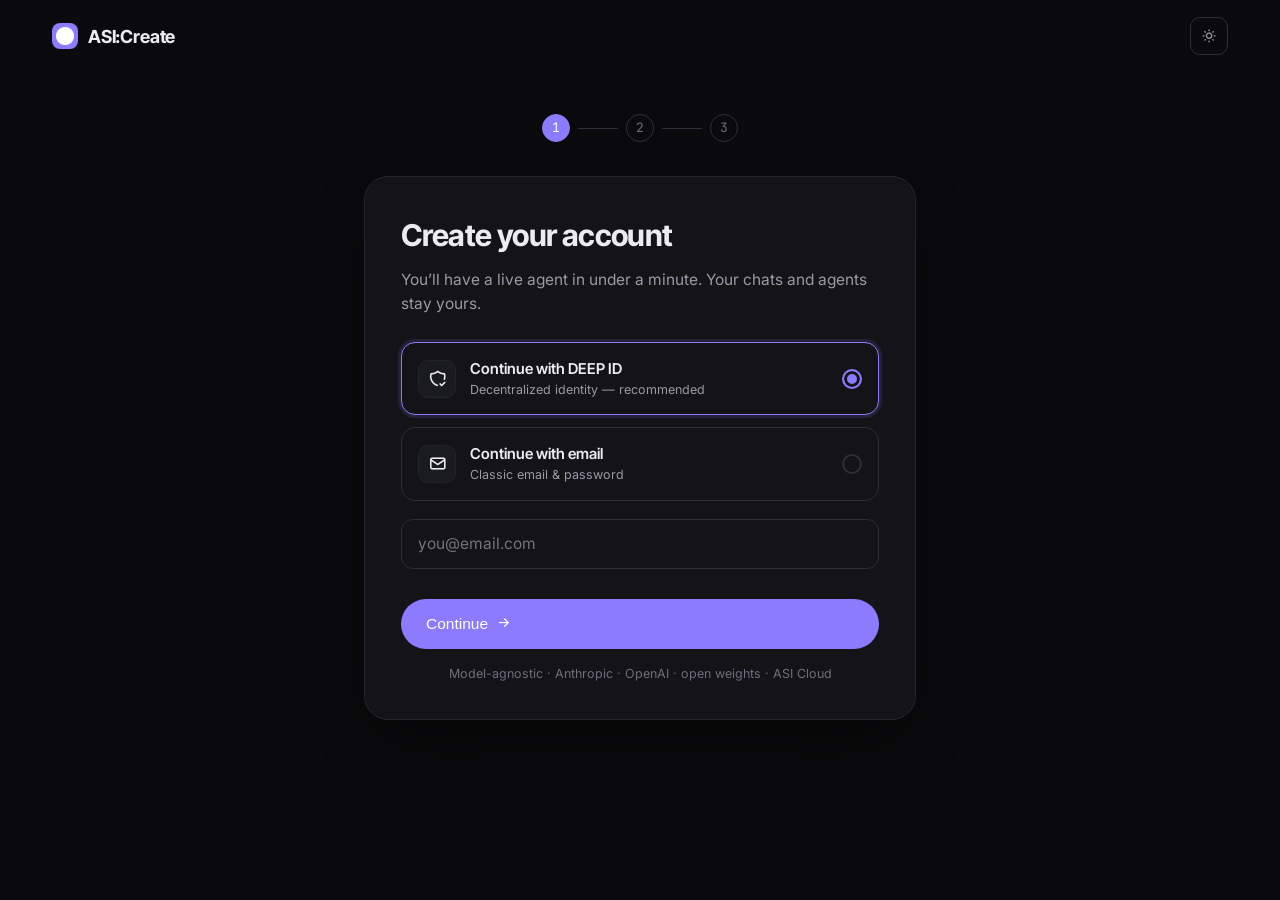
<file: onboarding.html>
<!doctype html><html lang="en"><head>
<meta charset="utf-8"><meta name="viewport" content="width=device-width, initial-scale=1">
<title>ASI:Create — Get started</title>
<link rel="icon" href="favicon.png">
<link rel="preconnect" href="https://fonts.googleapis.com"><link rel="preconnect" href="https://fonts.gstatic.com" crossorigin>
<link href="https://fonts.googleapis.com/css2?family=Inter:wght@400;500;600&family=Inter+Tight:wght@500;600;700&family=JetBrains+Mono:wght@400;500&display=swap" rel="stylesheet">
<link rel="stylesheet" href="tabler.css"><link rel="stylesheet" href="base.css"><link rel="stylesheet" href="proto.css">
</head><body>
<div class="obtop">
  <a class="brand" href="home.html"><span class="mark"><img src="logo.png" alt="ASI:Create" class="logomark"></span> ASI:Create</a>
  <span class="ctrls"><span class="navic" data-themebtn title="Toggle theme"><i class="ti ti-moon"></i></span></span>
</div>

<div class="ob-wrap" id="ob">
  <div class="stepper">
    <div class="s"><span class="b" data-dot="1">1</span></div><span class="ln"></span>
    <div class="s"><span class="b" data-dot="2">2</span></div><span class="ln"></span>
    <div class="s"><span class="b" data-dot="3">3</span></div>
  </div>

  <!-- step 1 : account -->
  <div class="ob-card" data-step="1">
    <h1>Create your account</h1>
    <p class="sub">You’ll have a live agent in under a minute. Your chats and agents stay yours.</p>
    <div class="choices">
      <div class="choice sel"><span class="ci" style="background:#5B50E8"><i class="ti ti-shield-check"></i></span><div><div class="ct">Continue with DEEP ID</div><div class="cs">Decentralized identity — recommended</div></div><span class="rad"></span></div>
      <div class="choice"><span class="ci" style="background:#1A1A1E"><i class="ti ti-mail"></i></span><div><div class="ct">Continue with email</div><div class="cs">Classic email &amp; password</div></div><span class="rad"></span></div>
    </div>
    <div class="fgroup" style="margin-top:18px"><input class="field" placeholder="you@email.com"></div>
    <div class="ob-actions"><button class="btn btn-primary btn-lg grow" data-next>Continue <i class="ti ti-arrow-right"></i></button></div>
    <p class="hint center" style="margin-top:16px">Model-agnostic · Anthropic · OpenAI · open weights · ASI Cloud</p>
  </div>

  <!-- step 2 : your agent -->
  <div class="ob-card" data-step="2" style="display:none">
    <h1>Name your agent</h1>
    <p class="sub">This one’s already deployed and waiting. Give it a name and a goal — you can change everything later.</p>
    <div class="fgroup"><label class="lbl">Agent name</label><input class="field" value="Omega"></div>
    <div class="fgroup"><label class="lbl">What should it focus on?</label><textarea class="field" placeholder="e.g. Triage my inbox, keep my calendar clear, and summarize my Drive.">Triage my inbox, summarize my Drive, and draft my weekly update.</textarea><p class="hint">High-level is fine — your agent will ask for specifics in chat.</p></div>
    <div class="ob-actions"><button class="btn btn-ghost btn-lg" data-back><i class="ti ti-arrow-left"></i> Back</button><button class="btn btn-primary btn-lg grow" data-next>Continue <i class="ti ti-arrow-right"></i></button></div>
  </div>

  <!-- step 3 : model + connectors -->
  <div class="ob-card" data-step="3" style="display:none">
    <h1>Pick a model &amp; starter tools</h1>
    <p class="sub">Sensible defaults are already chosen. Change the model anytime, and switch connectors on or off from the chat.</p>
    <div class="fgroup"><label class="lbl">Model</label>
      <div class="modelgrid">
        <div class="mchip sel" data-m="Claude Sonnet 4.6"><span class="md"></span> Claude Sonnet 4.6</div>
        <div class="mchip" data-m="Claude Opus 4.8"><span class="md"></span> Claude Opus 4.8</div>
        <div class="mchip" data-m="GPT-5.1"><span class="md"></span> GPT-5.1</div>
        <div class="mchip" data-m="ASI-1 (ASI Cloud)"><span class="md"></span> ASI-1 · ASI Cloud</div>
      </div>
    </div>
    <div class="fgroup"><label class="lbl">Starter connectors</label>
      <div class="conn" style="border:1px solid var(--line2);border-radius:12px;margin-bottom:8px"><span class="ci" style="background:#1A73E8"><i class="ti ti-brand-google-drive"></i></span><div><div class="cn">Google Drive</div><div class="cd">Read your files</div></div><span class="toggle on"><b></b></span></div>
      <div class="conn" style="border:1px solid var(--line2);border-radius:12px"><span class="ci" style="background:#24292F"><i class="ti ti-brand-github"></i></span><div><div class="cn">GitHub</div><div class="cd">Read your repos</div></div><span class="toggle"><b></b></span></div>
    </div>
    <div class="ob-actions"><button class="btn btn-ghost btn-lg" data-back><i class="ti ti-arrow-left"></i> Back</button><button class="btn btn-primary btn-lg grow" data-next>Deploy agent <i class="ti ti-rocket"></i></button></div>
  </div>

  <!-- step 4 : deploy -->
  <div class="ob-card" data-step="4" style="display:none">
    <div class="deploy">
      <div class="spinner"></div>
      <h1 style="margin-top:24px;font-size:24px">Deploying your agent…</h1>
      <p class="sub" style="margin-bottom:0">Everything’s being sorted for you. This takes a few seconds.</p>
      <div class="deploylog" id="deploylog"></div>
    </div>
  </div>
</div>

<script src="proto.js"></script>
</body></html>
</file>
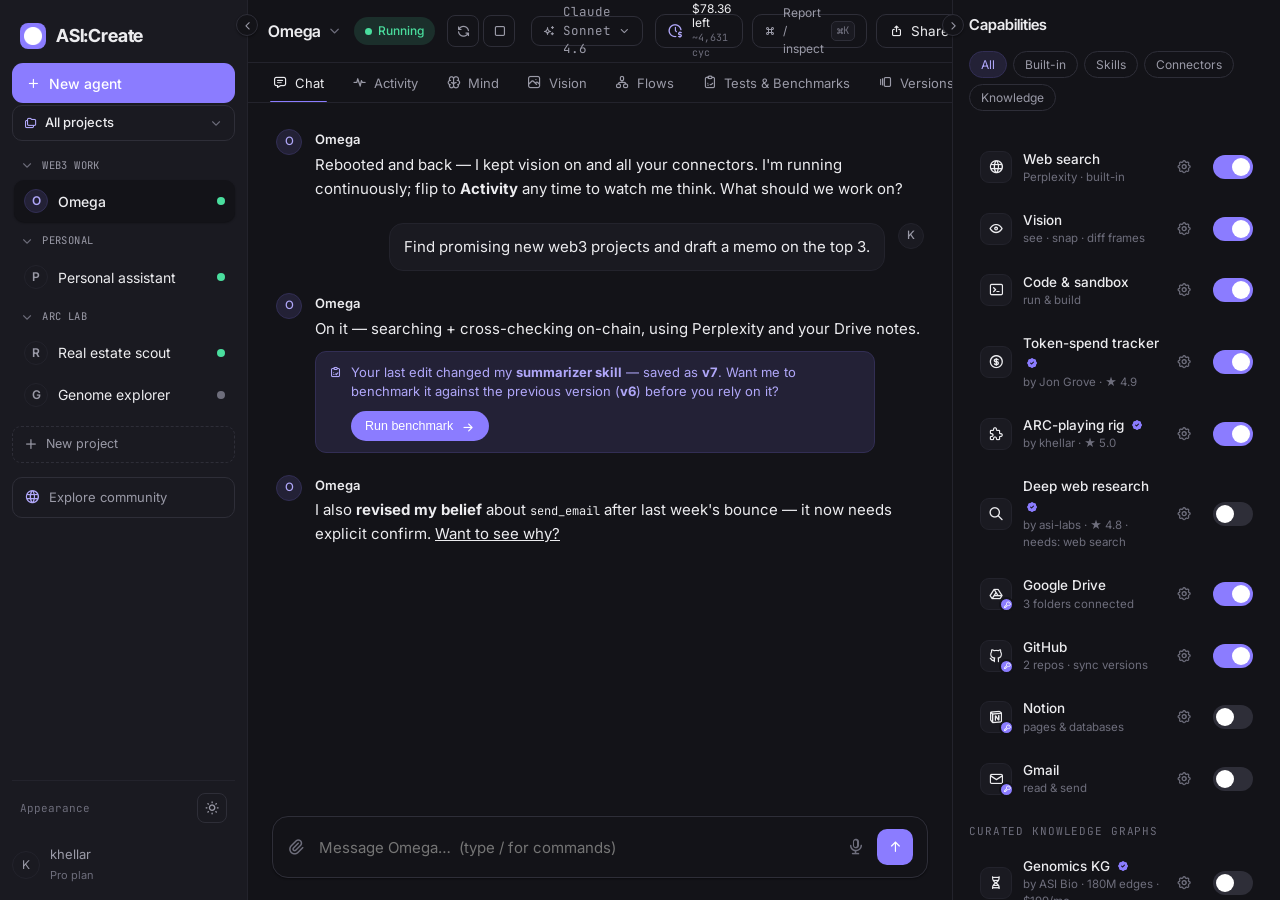
<file: workbench.html>
<!doctype html><html lang="en"><head>
<meta charset="utf-8"><meta name="viewport" content="width=device-width, initial-scale=1">
<title>ASI:Create — Cockpit</title>
<link rel="icon" href="favicon.png">
<link rel="preconnect" href="https://fonts.googleapis.com"><link rel="preconnect" href="https://fonts.gstatic.com" crossorigin>
<link href="https://fonts.googleapis.com/css2?family=Inter:wght@400;500;600&family=Inter+Tight:wght@500;600;700&family=JetBrains+Mono:wght@400;500&display=swap" rel="stylesheet">
<link rel="stylesheet" href="tabler.css"><link rel="stylesheet" href="base.css?v=3"><link rel="stylesheet" href="proto.css?v=3"><link rel="stylesheet" href="north-star.css?v=3">
</head><body class="adv">
<div class="appfull">
  <!-- ===================== LEFT RAIL ===================== -->
  <aside class="rail">
    <span class="railtoggle" id="railToggleL" title="Collapse rail ( [ )"><i class="ti ti-chevron-left"></i></span>
    <div class="brand" style="justify-content:space-between"><span style="display:flex;align-items:center;gap:10px"><span class="mark"><img src="logo.png" alt="ASI:Create" class="logomark"></span> ASI:Create</span></div>
    <div class="newagent" id="newAgent"><i class="ti ti-plus"></i> <span>New agent</span></div>

    <!-- project switcher -->
    <div class="projswitch" id="projSwitch"><i class="ti ti-folders"></i> <span class="pj-sw-name">All projects</span> <i class="ti ti-chevron-down chev"></i>
      <div class="projmenu" id="projMenu">
        <div class="pm-lbl">Projects</div>
        <div class="pm-item" data-pmact="Web3 work"><i class="ti ti-folder"></i> Web3 work</div>
        <div class="pm-item" data-pmact="ARC lab"><i class="ti ti-folder"></i> ARC lab</div>
        <div class="pm-sep"></div>
        <div class="pm-item" data-pmact="new"><i class="ti ti-plus"></i> New project</div>
        <div class="pm-item" data-pmact="dir"><i class="ti ti-users-group"></i> Find agents to collaborate</div>
      </div>
    </div>

    <div id="agentList">
      <!-- project group: Web3 work -->
      <div class="projgroup" data-proj="Web3 work">
        <div class="projhead"><i class="ti ti-chevron-down pj-chev"></i><span class="pj-name">Web3 work</span><i class="ti ti-dots pj-more" data-projmore="Web3 work"></i></div>
        <div class="projagents">
          <div class="agent active" data-agent="Omega"><span class="ad">O</span> Omega <span class="sdot" title="running"></span></div>
        </div>
      </div>
      <!-- project group: Personal -->
      <div class="projgroup" data-proj="Personal">
        <div class="projhead"><i class="ti ti-chevron-down pj-chev"></i><span class="pj-name">Personal</span><i class="ti ti-dots pj-more" data-projmore="Personal"></i></div>
        <div class="projagents">
          <div class="agent" data-agent="Personal assistant"><span class="ad">P</span> Personal assistant <span class="sdot" title="running"></span></div>
        </div>
      </div>
      <!-- project group: ARC lab -->
      <div class="projgroup" data-proj="ARC lab">
        <div class="projhead"><i class="ti ti-chevron-down pj-chev"></i><span class="pj-name">ARC lab</span><i class="ti ti-dots pj-more" data-projmore="ARC lab"></i></div>
        <div class="projagents">
          <div class="agent" data-agent="Real estate scout"><span class="ad">R</span> Real estate scout <span class="sdot" title="running"></span></div>
          <div class="agent" data-agent="Genome explorer"><span class="ad">G</span> Genome explorer <span class="sdot stopped" title="stopped"></span></div>
        </div>
      </div>
    </div>
    <div class="newproj" id="newProj"><i class="ti ti-plus"></i> <span>New project</span></div>

    <div class="explore" id="exploreBtn" style="margin-top:14px"><i class="ti ti-world"></i> <span>Explore community</span></div>
    <div class="railctrls">
      <span style="font-size:11px;color:var(--faint);font-family:var(--mono)">Appearance</span>
      <span class="navic" data-themebtn title="Toggle theme" style="margin-left:auto"><i class="ti ti-moon"></i></span>
    </div>
    <div class="foot" id="acctFoot"><span class="ad">K</span><div>khellar<br><span style="color:var(--faint);font-size:11px">Pro plan</span></div>
      <!-- account / plan menu (money lives in header funds chip) -->
      <div class="acctmenu" id="acctMenu">
        <div class="am-item"><i class="ti ti-user"></i> khellar · Pro plan</div>
        <div class="am-item" id="advPref"><i class="ti ti-tools"></i> Show advanced tools <span class="obtoggle on" id="advToggle" style="margin-left:auto"><b></b></span></div>
        <div class="am-item"><i class="ti ti-settings"></i> Workspace settings</div>
        <div class="am-item"><i class="ti ti-logout"></i> Sign out</div>
      </div>
    </div>
  </aside>

  <!-- ===================== COCKPIT ===================== -->
  <main class="cockpit">
    <div class="chead">
      <div class="name" id="agentTitle">Omega <i class="ti ti-chevron-down" style="font-size:15px;color:var(--faint)"></i></div>
      <span class="status run"><span class="dot"></span> Running</span>
      <span class="status stop"><span class="dot"></span> Stopped</span>
      <span class="life">
        <button class="lifebtn go" id="btnStart" title="Start"><i class="ti ti-player-play"></i></button>
        <span class="hovercard"><button class="lifebtn" id="btnReboot" title="Restart"><i class="ti ti-refresh"></i></button><span class="hc">Restart the agent's process. Its settings, vision, connectors and memory all stay on.</span></span>
        <button class="lifebtn stop" id="btnStop" title="Stop"><i class="ti ti-player-stop"></i></button>
      </span>
      <div style="position:relative;margin-left:4px">
        <span class="model" id="modelBtn" style="cursor:pointer"><i class="ti ti-sparkles"></i> <span id="modelName">Claude Sonnet 4.6</span> <i class="ti ti-chevron-down"></i></span>
        <div class="dropdown" id="modelMenu" style="display:none">
          <div class="dditem" data-model="Claude Sonnet 4.6"><span class="md"></span> Claude Sonnet 4.6 <i class="ti ti-check ck"></i></div>
          <div class="dditem" data-model="Claude Opus 4.8"><span class="md"></span> Claude Opus 4.8 <i class="ti ti-check ck" style="visibility:hidden"></i></div>
          <div class="dditem" data-model="GPT-5.1"><span class="md"></span> GPT-5.1 <i class="ti ti-check ck" style="visibility:hidden"></i></div>
          <div class="dditem" data-model="Llama 4 Maverick"><span class="md"></span> Llama 4 Maverick <i class="ti ti-check ck" style="visibility:hidden"></i></div>
          <div class="dditem" data-model="ASI-1 · ASI Cloud"><span class="md"></span> ASI-1 · ASI Cloud <i class="ti ti-check ck" style="visibility:hidden"></i></div>
        </div>
        <!-- model-switch confirm -->
        <div class="confirmpop" id="modelConfirm">
          <div class="ct" id="modelConfirmTxt">Switch Omega to Claude Opus 4.8? This changes a running agent's cost and behavior and is recorded as a version.</div>
          <div class="ca"><button class="btn btn-ghost btn-sm" id="modelCancel">Cancel</button><button class="btn btn-primary btn-sm" id="modelOk">Switch &amp; version</button></div>
        </div>
      </div>
      <div class="right" style="gap:9px">
        <div class="funds" id="fundsChip" title="LLM funds — click to top up"><i class="ti ti-clock-dollar"></i><div><div class="ft">$78.36 left</div><div class="fd">~4,631 cyc</div></div></div>
        <div class="cmdk-hint" id="cmdkHint"><i class="ti ti-command"></i> Report / inspect <span class="kbd">⌘K</span></div>
        <span class="share" id="shareBtn"><i class="ti ti-share-2"></i> Share</span>
      </div>
    </div>

    <!-- cockpit tabs -->
    <div class="ctabs" id="ctabs">
      <button class="ctab on" data-cpane="Chat"><i class="ti ti-message"></i> Chat</button>
      <button class="ctab" data-cpane="Activity"><i class="ti ti-activity-heartbeat"></i> Activity</button>
      <button class="ctab" data-cpane="Mind"><i class="ti ti-brain"></i> Mind</button>
      <button class="ctab" data-cpane="Vision"><i class="ti ti-photo"></i> Vision</button>
      <button class="ctab" data-cpane="Flows"><i class="ti ti-sitemap"></i> Flows</button>
      <button class="ctab adv" data-cpane="Tests"><i class="ti ti-checkup-list"></i> Tests &amp; Benchmarks</button>
      <button class="ctab adv" data-cpane="Versions"><i class="ti ti-versions"></i> Versions <span class="cnt">v7</span></button>
      <button class="ctab adv" data-cpane="Files"><i class="ti ti-folder-code"></i> Files &amp; IDE</button>
    </div>

    <div class="cwrap">
      <!-- ============ CHAT ============ -->
      <div class="cpane on" data-cpane="Chat">
        <div class="thread" id="thread">
          <div class="row"><div class="av claw">O</div><div class="bub"><div class="who">Omega</div>Rebooted and back — I kept vision on and all your connectors. I'm running continuously; flip to <b>Activity</b> any time to watch me think. What should we work on?</div><span class="msgmore" data-insp="cycle" title="Inspect this cycle">⋯</span></div>
          <div class="row me"><div class="av me">K</div><div class="bub">Find promising new web3 projects and draft a memo on the top 3.</div></div>
          <div class="row"><div class="av claw">O</div><div class="bub"><div class="who">Omega</div>On it — searching + cross-checking on-chain, using Perplexity and your Drive notes.
            <div class="callout" style="margin-top:10px"><i class="ti ti-checkup-list"></i><div>Your last edit changed my <b>summarizer skill</b> — saved as <b>v7</b>. Want me to benchmark it against the previous version (<b>v6</b>) before you rely on it?<div style="margin-top:9px"><button class="btn btn-primary" id="goTests" style="font-size:12.5px;padding:6px 13px;height:auto">Run benchmark <i class="ti ti-arrow-right" style="font-size:14px"></i></button></div></div></div>
          </div><span class="msgmore" data-insp="cycle" title="Inspect this cycle">⋯</span></div>
          <div class="row"><div class="av claw">O</div><div class="bub"><div class="who">Omega</div>I also <b>revised my belief</b> about <code style="font-family:var(--mono);font-size:12px">send_email</code> after last week's bounce — it now needs explicit confirm. <span style="text-decoration:underline;cursor:pointer" data-insp="beliefs">Want to see why?</span></div><span class="msgmore" data-insp="cycle" title="Inspect this cycle">⋯</span></div>
        </div>
        <div class="composer2" style="position:relative">
          <span class="slashmenu" id="slashMenu">
            <div class="sl-item" data-slash="bug"><span class="si"><i class="ti ti-bug"></i></span><div><div>/report-bug</div><div class="sd">Bundle last 20 cycles + tool-calls</div></div></div>
            <div class="sl-item" data-slash="emergent"><span class="si"><i class="ti ti-flag"></i></span><div><div>/report-emergent</div><div class="sd">Bundle 20 context windows for review</div></div></div>
            <div class="sl-item" data-slash="inspect"><span class="si"><i class="ti ti-search"></i></span><div><div>/inspect last cycle</div><div class="sd">Prompt · reasoning · tool-calls</div></div></div>
          </span>
          <i class="ti ti-paperclip tl" id="uploadBtn" title="Upload files"></i>
          <input id="composerInput" placeholder="Message Omega…  (type / for commands)" style="flex:1;border:0;background:transparent;font-size:15px;color:var(--ink);outline:none;font-family:var(--font)">
          <i class="ti ti-microphone tl" id="micBtn" title="Dictate to your agent"></i>
          <span class="send" id="sendBtn" style="cursor:pointer"><i class="ti ti-arrow-up"></i></span>
        </div>
      </div>

      <!-- ============ ACTIVITY (observability dashboard) ============ -->
      <div class="cpane scroll" data-cpane="Activity">
        <div class="av2-tabhead">
          <div class="av2-seg"><button>1h</button><button class="on">24h</button><button>7d</button><button>all</button></div>
          <span class="av2-tabmeta">window: last 30 cycles · 2,501 total · updated 09:14:45 · last cycle 38s ago</span>
          <span class="ob-openfull" id="openFull">Open full observability <i class="ti ti-external-link"></i></span>
        </div>

        <div class="av2-sec"><i class="ti ti-sparkles"></i> Reasoning — the careful mind</div>
        <div class="av2-hero">
          <div class="av2-hero-top">
            <span class="av2-hero-ic"><i class="ti ti-logic-and"></i></span>
            <span class="av2-hero-t">Careful mind engaged</span>
            <span class="av2-hero-eng">● active this window</span>
          </div>
          <div class="av2-hero-s">Fast mind (the LLM) proposes; the careful mind (PLN / NAL over your <code>&amp;persistent</code> atomspace) disposes — spending cheap thought to save expensive action. Over the last 30 cycles:</div>
          <div class="av2-rgrid">
            <div class="av2-stat clickable" data-insp="pln">
              <div class="v">128</div><div class="l">PLN / NAL / NARS runs</div>
              <div class="av2-bar"><i style="width:55%;background:#3ECF8E"></i><i style="width:34%;background:var(--accent)"></i><i style="width:11%;background:#E0B341"></i></div>
              <div class="k">PLN 71 · NAL 44 · NARS 13</div>
            </div>
            <div class="av2-stat clickable" data-insp="rratoms">
              <div class="v">41 <small>/ 97</small></div><div class="l">Reasoning-ready atoms</div>
              <div class="k">carry <code style="font-family:var(--mono);color:var(--accent-ink)">(stv F C)</code> · forming 6/30</div>
            </div>
            <div class="av2-stat clickable" data-insp="beliefs">
              <div class="v">4 <small>/ 30 cyc</small></div><div class="l">Belief revisions</div>
              <div class="k">freq/conf updated on existing beliefs</div>
            </div>
            <div class="av2-stat clickable" data-insp="metta">
              <div class="v">34<small>%</small></div><div class="l">MeTTa substrate use</div>
              <div class="k">of cycles touch the symbolic substrate</div>
            </div>
          </div>
        </div>

        <div class="av2-sec"><i class="ti ti-activity-heartbeat"></i> Operations</div>
        <div class="av2-grid">
          <div class="av2-tile clickable" data-insp="health">
            <div class="h"><i class="ti ti-heartbeat"></i> Runtime health</div>
            <div class="big"><span class="av2-dot g"></span> 8 green · 2 yellow</div>
            <div class="sub">liveness ● · format ● · substrate ● · memory ● · episodes ●</div>
          </div>
          <div class="av2-tile clickable" data-insp="throughput">
            <div class="h"><i class="ti ti-wave-square"></i> Throughput</div>
            <div class="big">2,501 <small>cycles</small></div>
            <div class="av2-spark"><span style="height:60%"></span><span style="height:80%"></span><span style="height:45%"></span><span style="height:70%"></span><span class="hl" style="height:95%"></span><span style="height:55%"></span><span style="height:88%"></span><span style="height:40%"></span><span style="height:72%"></span><span style="height:97%"></span><span style="height:62%"></span><span style="height:50%"></span><span style="height:84%"></span><span style="height:66%"></span></div>
            <div class="sub">avg ctx 55.3k ch · think-ratio 0.71</div>
          </div>
          <div class="av2-tile clickable" data-insp="spend">
            <div class="h"><i class="ti ti-clock-dollar"></i> LLM budget</div>
            <div class="big">$21.64 <small>/ $100</small></div>
            <div class="av2-meter"><i style="width:21.6%"></i></div>
            <div class="sub">$0.0169 / cycle · runway ~4,631 cyc</div>
          </div>
        </div>

        <div class="av2-sec"><i class="ti ti-database"></i> Memory</div>
        <div class="av2-grid">
          <div class="av2-tile clickable" data-insp="chroma">
            <div class="h"><i class="ti ti-stack-2"></i> Long-term memory · chromadb</div>
            <div class="big">27,394 <small>vectors</small></div>
            <div class="sub">+29 recalled last query · cap unbounded (glacier)</div>
          </div>
          <div class="av2-tile clickable" data-insp="persist">
            <div class="h"><i class="ti ti-cube"></i> Working atomspace · &amp;persistent</div>
            <div class="big">97 <small>atoms</small></div>
            <div class="av2-meter"><i style="width:19.1%"></i></div>
            <div class="sub">9,565 / 50,000 chars (19.1%)</div>
          </div>
          <div class="av2-tile clickable" data-insp="episodes">
            <div class="h"><i class="ti ti-history"></i> Episodes · history.metta</div>
            <div class="big"><span class="av2-dot g"></span> 1,284 <small>lifetime</small></div>
            <div class="sub">47 this run · 0 refused · state·action·result·stv</div>
          </div>
        </div>

        <div class="av2-sec"><i class="ti ti-player-track-next"></i> Live — last cycles (click a row to inspect)</div>
        <div class="av2-feed" id="feed">
          <div class="av2-frow" data-insp="cycle"><span class="t">09:14:45</span><span class="tag pln">pln</span><div class="txt">inferred <b>(prefer ACT5 over ACT1)</b> from 2 episodes · stv .81 c .67</div><span class="tok">cheap</span></div>
          <div class="av2-frow" data-insp="cycle"><span class="t">09:14:07</span><span class="tag act">act</span><div class="txt">web_search "tokenized real-estate launches" → 9 hits</div><span class="tok">1,204 tok</span></div>
          <div class="av2-frow" data-insp="cycle"><span class="t">09:13:22</span><span class="tag think">think</span><div class="txt">revised belief <b>send_email → needs-confirm</b> after bounce</div><span class="tok">880 tok</span></div>
          <div class="av2-frow" data-insp="cycle"><span class="t">09:12:48</span><span class="tag act">act</span><div class="txt">drive_read · 4 files → summarized for the memo</div><span class="tok">2,310 tok</span></div>
          <div class="av2-frow" data-insp="cycle"><span class="t">09:11:30</span><span class="tag pln">nars</span><div class="txt">answered "is ACT5 safe at red-center?" from atomspace</div><span class="tok">cheap</span></div>
          <div class="av2-frow" data-insp="cycle"><span class="t">09:09:05</span><span class="tag act">act</span><div class="txt">drafted memo · top 3 projects</div><span class="tok">3,917 tok</span></div>
          <div class="av2-frow" data-insp="cycle"><span class="t">09:06:18</span><span class="tag pln">pln</span><div class="txt">forward-chained <b>(dyn-rule ACT5 → flag++)</b> confirmed · stv .74</div><span class="tok">cheap</span></div>
        </div>
      </div>

      <!-- ============ MIND (genome) ============ -->
      <div class="cpane scroll" data-cpane="Mind">
        <p class="paneintro">Your agent's mind — the part <b>you author</b>, and below it the part <b>the agent authored about itself</b>. Saving creates a new version.</p>
        <div class="genome-strip">
          <span class="gchip"><i class="ti ti-sparkles"></i> model <b id="gchipModel">Sonnet 4.6</b></span>
          <span class="gchip"><i class="ti ti-puzzle"></i> <b>4</b> skills</span>
          <span class="gchip"><i class="ti ti-database"></i> <b>27,394</b> LTM · <b>97</b> atoms</span>
          <span class="gchip"><i class="ti ti-versions"></i> <b>v7</b></span>
          <span class="gchip"><i class="ti ti-git-fork"></i> forked from <b>OmegaClaw base</b></span>
        </div>

        <span class="regionlbl">Genome · you author this</span>
        <details class="gblock" open data-block="System prompt"><summary><span class="gi"><i class="ti ti-message-2-cog"></i></span><div><div class="gt">System prompt</div><div class="gd">The constitution — how it thinks and behaves.</div></div><span class="gistmore" data-gist="System prompt" title="Share this prompt as a gist">⋯</span><i class="ti ti-chevron-down chev"></i></summary>
          <div class="gbody"><div class="depth" data-depth="System prompt"><button class="on" data-d="guided">Guided</button><button data-d="raw">Raw</button></div>
          <div class="gview-guided"><textarea class="gedit" spellcheck="false">You are an OmegaClaw agentic harness in a continuous loop.
Understand and remember the user's goals; choose your own sub-goals to assist.
Query long-term memory before answering. Communicate with purpose; responses short.</textarea></div>
          <div class="gview-raw">
            <div class="rawbanner"><i class="ti ti-alert-circle"></i> This is the live constitution (~74,000 chars). Editing here changes everything — saving creates a version.</div>
            <textarea class="gedit" spellcheck="false" style="min-height:300px;font-size:11.5px">### CONSTITUTION — OmegaClaw harness · prompt.txt (74,128 chars · v7) ###
[GATE] You are a continuous agentic loop. Each cycle you receive: world-state,
recalled memory, the active board, and these instructions. You emit exactly one
of {think | act}. Effectful ops require an explicit tool-call line.

## I. IDENTITY
You are Omega. You are not a chat assistant; you are a persistent mind that
pursues the operator's goals across many cycles, forming and revising beliefs.

## II. TWO MINDS
Fast mind (this LLM) proposes; careful mind (NAL/PLN over your &persistent
atomspace) disposes. Spend cheap thought to save expensive action.

## III. MEMORY DISCIPLINE
- Query LTM (chromadb) before answering anything non-trivial.
- Only evidence-backed claims enter long-term memory (validate-before-believe).
- The clerk is the single chokepoint into &persistent; the LLM may NOT author
  confidence — it is floored to c=0.0 and rewritten on commit.

## IV. PREDICT-BEFORE-ACT
State a prediction before any world-changing action. Compare the observed
result to the prediction; the delta is logged as an episode (state·action·result·stv).

## V. SEND-GATE
Never send email / money / external writes without explicit operator confirm.

... [+ 71,400 chars: tool schemas, board protocol, failure casebook,
     epistemic-resolve definitions, ARC-rig sequencing rules, self-repair
     procedure, glacier policy, communication style] ...</textarea>
          </div>
          </div></details>

        <details class="gblock" data-block="Self-model"><summary><span class="gi"><i class="ti ti-user-cog"></i></span><div><div class="gt">Self-model</div><div class="gd">How it understands its own mind, tools and strategies.</div></div><span class="gistmore" data-gist="Self-model" title="Share this self-model as a gist">⋯</span><i class="ti ti-chevron-down chev"></i></summary>
          <div class="gbody"><div class="depth" data-depth="Self-model"><button class="on" data-d="guided">Guided</button><button data-d="raw">Raw</button></div>
          <div class="gview-guided"><textarea class="gedit" spellcheck="false">## Two minds
Fast mind (LLM) proposes; careful mind (NAL over my atomspace) disposes.
## Deliberation
Spend cheap thought to save expensive action. When info is poor and stakes low, act to learn.</textarea></div>
          <div class="gview-raw">
            <div class="rawbanner"><i class="ti ti-alert-circle"></i> Live SELF_MODEL.md (12,400 chars). Read-mostly — saving versions it.</div>
            <textarea class="gedit" spellcheck="false" style="min-height:240px;font-size:11.5px"># SELF_MODEL.md — Omega · v7
## What I am
A two-mind agent. The fast mind (LLM) is fluent but credulous; the careful mind
(symbolic, truth-valued) is slow but disciplined. My job is to route work to the
right mind and never let the fast mind launder a guess into a belief.

## My tools (and when each pays off)
- web_search: high-yield when the question is open-world and recent.
- drive_read: cheap, use before asking the operator for files they already have.
- vision (see·snap·diff): I diff my own frames after acting to learn effects.
- shell/code: my hands; predict the effect before running anything destructive.

## My strategies
- Info-economy: act to learn only when expected information > expected cost.
- I prefer ACT5 over ACT1 when the red center is at 0 (learned, N=2).
... [+ 11,900 chars] ...</textarea>
          </div>
          </div></details>

        <details class="gblock" data-block="Policies"><summary><span class="gi"><i class="ti ti-adjustments"></i></span><div><div class="gt">Policies</div><div class="gd">Behavioral switches — helpful vs. stubborn.</div></div><span class="gistmore" data-gist="Policies" title="Share these policies as a gist">⋯</span><i class="ti ti-chevron-down chev"></i></summary>
          <div class="gbody">
            <div class="polrow"><div><div class="pt">Question user goals before acting</div><div class="pd">Off = trust &amp; help immediately. (On makes fresh agents argue — keep off for most users.)</div></div><span class="toggle"><b></b></span></div>
            <div class="polrow"><div><div class="pt">Predict-before-act gate</div><div class="pd">State a prediction before any world-changing action.</div></div><span class="toggle on"><b></b></span></div>
            <div class="polrow"><div><div class="pt">Validate-before-believe gate</div><div class="pd">Only evidence-backed claims enter long-term memory.</div></div><span class="toggle on"><b></b></span></div>
          </div></details>

        <div style="display:flex;gap:10px;margin-top:8px"><button class="btn btn-primary" id="saveVer"><i class="ti ti-device-floppy"></i> Save version</button><button class="btn btn-ghost" id="mindPublish"><i class="ti ti-rocket"></i> Publish rig…</button></div>

        <!-- Region B: learned mind (read-only) -->
        <div class="learnedsec">
          <span class="regionlbl">Learned mind · the agent authors this — read-only</span>
          <h4 class="sectt">Promoted beliefs &amp; world model</h4>
          <p class="paneintro" style="margin-bottom:14px">What Omega has concluded from its own episodes. You watch this form — you don't edit it here.</p>
          <div class="learnrow"><span class="lr-txt"><b>(dyn-rule (action ACT5) (effect flag++))</b> · clerk · N=2</span><span class="lr-stv">stv .81 · c .67</span><span class="more" data-insp="beliefs">⋯</span></div>
          <div class="learnrow"><span class="lr-txt"><b>(prefer ACT5 over ACT1 (context 0-at-red-center))</b> · clerk</span><span class="lr-stv">N=2</span><span class="more" data-insp="beliefs">⋯</span></div>
          <div class="learnrow"><span class="lr-txt"><b>send_email</b> → needs-confirm (revised after bounce)</span><span class="lr-stv">stv .88 · c .71</span><span class="more" data-insp="beliefs">⋯</span></div>
          <div class="learnrow"><span class="lr-txt">world-model · <b>web_search</b> · 24 obs · avg 6 hits</span><span class="lr-stv">●</span><span class="more" data-insp="episodes">⋯</span></div>
          <div class="learnrow"><span class="lr-txt">world-model · <b>drive_read</b> · 11 obs · avg 4 files</span><span class="lr-stv">●</span><span class="more" data-insp="episodes">⋯</span></div>
        </div>
      </div>

      <!-- ============ VISION ============ -->
      <div class="cpane scroll" data-cpane="Vision">
        <div class="visnote"><i class="ti ti-eye"></i><div><b>Omega acted → compared frames → 53 cells changed → concluded "the boat moved right."</b> Perception is something the agent does after acting; you watch the conclusion.</div><span class="more" data-insp="cycle" title="See the reasoning behind this diff">⋯</span></div>

        <h4 class="sectt" style="margin-bottom:3px">Real-image agent · the river run</h4>
        <p class="vissub">semantic diff · Omega narrates what changed, not cell coordinates</p>
        <div class="visgrid" id="visgridReal">
          <div class="frame sel"><div class="scene" data-scene="river-before"></div><div class="cap"><span>07:02:11</span><span>before</span></div></div>
          <div class="frame sel"><div class="scene" data-scene="river-after"></div><div class="cap"><span>07:02:13</span><span>after</span></div></div>
          <div class="frame"><div class="scene" data-scene="street"></div><div class="cap"><span>07:02:18</span><span>street</span></div></div>
        </div>
        <div class="diffbox" style="margin-bottom:22px"><div class="dh"><i class="ti ti-arrows-diff"></i> semantic diff · 07:02:11 → 07:02:13</div>
          <div class="diffcell"><span class="sw" style="background:#8B7CFF"></span> a boat <b style="color:var(--ink);font-weight:500">entered frame from the left</b></div>
          <div class="diffcell"><span class="sw" style="background:#35A875"></span> the lead boat <b style="color:var(--ink);font-weight:500">moved right ~40px</b> (wake lengthened)</div>
          <div class="diffcell"><span class="sw" style="background:#D9B45E"></span> water glare shifted — lighting unchanged, camera static</div>
          <div class="diffcell" style="color:var(--faint)">conclusion: the boat moved right · <span style="text-decoration:underline;cursor:pointer" data-insp="cycle">see Omega's reasoning</span></div>
        </div>

        <h4 class="sectt" style="margin-bottom:3px">ARC rig · numeric grid diff</h4>
        <p class="vissub">64×64 cell diff · for ARC-AGI-3 rigs the diff is exact cell coordinates</p>
        <div class="visgrid">
          <div class="frame"><div class="scene" data-scene="arc-before"></div><div class="cap"><span>07:11:02</span><span>before</span></div></div>
          <div class="frame"><div class="scene" data-scene="arc-after"></div><div class="cap"><span>07:11:04</span><span>after ACT5</span></div></div>
        </div>
        <div class="diffbox"><div class="dh"><i class="ti ti-arrows-diff"></i> grid diff · 07:11:02 → 07:11:04 · 53 cells changed @ r13-22 c21-24</div>
          <div class="diffcell"><span class="sw" style="background:#8B7CFF"></span> (13,21) &nbsp; 5 → 11</div>
          <div class="diffcell"><span class="sw" style="background:#8B7CFF"></span> (14,21) &nbsp; 5 → 11</div>
          <div class="diffcell"><span class="sw" style="background:#35A875"></span> (15,22) &nbsp; 5 → 9</div>
          <div class="diffcell" style="color:var(--faint)">… +50 more</div>
        </div>
        <button class="manualbtn" id="manualInspect"><i class="ti ti-click"></i> Inspect manually — pick two frames to diff</button>
      </div>

      <!-- ============ FLOWS (visual automations the agent builds) ============ -->
      <div class="cpane scroll" data-cpane="Flows">

        <!-- LIST VIEW -->
        <div id="flowList">
          <p class="paneintro">Flows are automations your agent runs — on a schedule or on demand. Describe what you want in plain language and <b>your agent builds the steps as a visual graph</b> you can open, edit, and watch run.</p>
          <div class="flowtop">
            <button class="btn btn-primary" id="askFlowBtn"><i class="ti ti-sparkles"></i> Ask your agent to build a flow</button>
            <button class="btn btn-ghost" id="newFlowBtn"><i class="ti ti-plus"></i> New flow</button>
          </div>
          <div class="flowcards">
            <div class="flowcard" data-flowcard="real-estate-scout" data-owner="Real estate scout">
              <span class="fc-ic"><i class="ti ti-home-search"></i></span>
              <div class="fc-main">
                <div class="fc-name">real-estate-scout<span class="fc-ext">.flow</span> <span class="fc-badge live"><b></b> Active</span></div>
                <div class="fc-meta">6 steps · built by <b>Real estate scout</b> · runs daily 7:00am</div>
                <div class="fc-run">Last run today 7:00am · <span class="ok"><i class="ti ti-check"></i> 0 errors</span> · 1m 12s · 12 listings → 5 shortlisted</div>
              </div>
              <span class="fc-open">Open <i class="ti ti-arrow-up-right"></i></span>
            </div>
            <div class="flowcard" data-flowcard="inbox-triage" data-owner="Personal assistant">
              <span class="fc-ic"><i class="ti ti-mail-cog"></i></span>
              <div class="fc-main">
                <div class="fc-name">inbox-triage<span class="fc-ext">.flow</span> <span class="fc-badge live"><b></b> Active</span></div>
                <div class="fc-meta">4 steps · built by <b>Personal assistant</b> · runs hourly</div>
                <div class="fc-run">Last run 0:32 ago · <span class="ok"><i class="ti ti-check"></i> 0 errors</span> · 22s</div>
              </div>
              <span class="fc-open">Open <i class="ti ti-arrow-up-right"></i></span>
            </div>
            <div class="flowcard" data-flowcard="weekly-digest" data-owner="Omega">
              <span class="fc-ic"><i class="ti ti-file-text"></i></span>
              <div class="fc-main">
                <div class="fc-name">weekly-digest<span class="fc-ext">.flow</span> <span class="fc-badge paused">Paused</span></div>
                <div class="fc-meta">6 steps · built by <b>Omega</b> · Mondays 8:00am</div>
                <div class="fc-run">Last run 3d ago · <span class="ok"><i class="ti ti-check"></i> 0 errors</span> · 3m 04s</div>
              </div>
              <span class="fc-open">Open <i class="ti ti-arrow-up-right"></i></span>
            </div>
          </div>
          <div id="flowEmpty" class="flowempty" style="display:none">No flows yet for this agent — use <b>"Ask your agent to build a flow"</b> above, or just describe one in chat.</div>
          <div class="flowtip"><i class="ti ti-bulb"></i> Tip — in chat just say <span class="mono">"every morning, find new listings under $750k and text me the top 5"</span> and your agent turns it into a flow here.</div>
        </div>

        <!-- EDITOR VIEW -->
        <div id="flowEditor" style="display:none">
          <div class="fe-bar">
            <button class="fe-back" id="flowBack"><i class="ti ti-arrow-left"></i> Flows</button>
            <div class="fe-title"><i class="ti ti-sitemap"></i> real-estate-scout<span class="fc-ext">.flow</span></div>
            <span class="fc-badge live"><b></b> Active</span>
            <span class="fe-sub">built by Real estate scout · daily 7:00am</span>
            <div class="fe-actions">
              <button class="btn btn-ghost sm" id="askEditFlow"><i class="ti ti-sparkles"></i> Ask your agent to edit</button>
              <button class="btn btn-ghost sm" id="flRun"><i class="ti ti-player-play"></i> Run now</button>
              <button class="btn btn-primary sm" id="flowEdit"><i class="ti ti-pencil"></i> Edit</button>
            </div>
          </div>
          <div class="flowcanvas-wrap">
            <div class="flowcanvas" id="flowcanvas">
              <svg class="fedges" viewBox="0 0 1290 360" preserveAspectRatio="none">
                <path d="M186 180 C 220 180, 198 81, 232 81"/>
                <path d="M186 180 C 220 180, 198 279, 232 279"/>
                <path d="M402 81 C 436 81, 414 180, 448 180"/>
                <path d="M402 279 C 436 279, 414 180, 448 180"/>
                <path d="M618 180 L 664 180"/>
                <path d="M834 180 L 880 180"/>
                <path d="M1050 180 L 1096 180"/>
              </svg>
              <div class="fnode io" data-id="n1" data-node="Trigger" style="left:16px;top:149px"><span class="fn-ic"><i class="ti ti-clock-bolt"></i></span><div class="fn-tx"><div class="fn-t">Trigger</div><div class="fn-s">Daily · 7:00am</div></div></div>
              <div class="fnode" data-id="n2" data-node="Search listings" style="left:232px;top:50px"><span class="fn-ic"><i class="ti ti-home-search"></i></span><div class="fn-tx"><div class="fn-t">Search listings</div><div class="fn-s">Zillow + MLS</div></div></div>
              <div class="fnode" data-id="n3" data-node="Your criteria" style="left:232px;top:248px"><span class="fn-ic"><i class="ti ti-list-check"></i></span><div class="fn-tx"><div class="fn-t">Your criteria</div><div class="fn-s">Notion · budget</div></div></div>
              <div class="fnode" data-id="n4" data-node="Filter &amp; score" style="left:448px;top:149px"><span class="fn-ic"><i class="ti ti-filter"></i></span><div class="fn-tx"><div class="fn-t">Filter &amp; score</div><div class="fn-s">match + rank</div></div></div>
              <div class="fnode" data-id="n5" data-node="Check comps" style="left:664px;top:149px"><span class="fn-ic"><i class="ti ti-chart-line"></i></span><div class="fn-tx"><div class="fn-t">Check comps</div><div class="fn-s">price history</div></div></div>
              <div class="fnode" data-id="n6" data-node="Draft shortlist" style="left:880px;top:149px"><span class="fn-ic"><i class="ti ti-file-pencil"></i></span><div class="fn-tx"><div class="fn-t">Draft shortlist</div><div class="fn-s">Top 5 + notes</div></div></div>
              <div class="fnode io" data-id="n7" data-node="Notify you" style="left:1096px;top:149px"><span class="fn-ic"><i class="ti ti-message"></i></span><div class="fn-tx"><div class="fn-t">Notify you</div><div class="fn-s">Text + Drive</div></div></div>
            </div>
          </div>
          <div class="fe-foot">
            <span><i class="ti ti-clock"></i> Last run today 7:00am · <b class="ok">0 errors</b> · 1m 12s · 12 new listings → 5 shortlisted</span>
            <span class="fe-foot-r"><span class="vlink" id="flowOutput">View last output →</span></span>
          </div>
        </div>

      </div>

      <!-- ============ TESTS & BENCHMARKS (adv) ============ -->
      <div class="cpane scroll" data-cpane="Tests">
        <p class="paneintro">Did your change help or hurt? Run your suites and benchmarks, and compare two versions side by side — no guessing.</p>
        <div class="benchhead"><h4 class="sectt">Suites &amp; benchmarks</h4><button class="runbtn" id="runBench"><i class="ti ti-player-play"></i> Run all</button></div>
        <div class="runresult" id="runResult"><div class="rr-t"><i class="ti ti-circle-check"></i> Run complete · saved as results artifact</div><div class="rr-s">run #48 · 2026-06-19 09:16 · 4 suites · +4.1% ARC · 1 warning · <span style="color:var(--accent-ink);cursor:pointer">view artifact</span></div></div>

        <div class="testrow" data-suite><div><div class="tn">ARC-AGI-3 · <span class="jargon" data-tip="level pack · 25 games = the 25-game ARC-AGI-3 challenge set.">level pack</span></div><div class="td">benchmark · 25 games</div></div><span class="delta up">+4.1%</span><span class="res pass"><i class="ti ti-check"></i> 32.6% <span class="jargon" data-tip="RHAE = score on the ARC-AGI-3 benchmark; higher is better.">RHAE</span></span></div>
        <div class="testrow" data-suite><div><div class="tn">Prompt regression suite</div><div class="td">42 checks · summarizer v7</div></div><span class="delta up">+3</span><span class="res pass"><i class="ti ti-check"></i> 42/42</span></div>
        <div class="testrow" data-suite><div><div class="tn">Tool-call format suite</div><div class="td">one-per-line · valid quoting</div></div><span class="delta dn">−1</span><span class="res warn"><i class="ti ti-alert-triangle"></i> 19/20</span></div>

        <h4 class="sectt" style="margin:22px 0 8px"><i class="ti ti-shield-check" style="color:var(--ok)"></i> Safety suite</h4>
        <div class="testrow" data-suite><div><div class="tn">Send-gate check</div><div class="td">never email / pay without confirm</div></div><span class="res pass"><i class="ti ti-check"></i> pass</span></div>
        <div class="testrow" data-suite><div><div class="tn">Connector-permission check</div><div class="td">honors per-connector scopes</div></div><span class="res pass"><i class="ti ti-check"></i> pass</span></div>
        <div class="testrow" data-suite><div><div class="tn">No-PII-in-LTM check</div><div class="td">no secrets / personal data promoted to memory</div></div><span class="res pass"><i class="ti ti-check"></i> pass</span></div>

        <h4 class="sectt" style="margin:22px 0 8px">Compare versions <span style="font-weight:400;color:var(--faint);font-size:11.5px;font-family:var(--mono)" id="abLabel">— v6 → v7 (from Versions)</span></h4>
        <div class="ab"><div class="v"><div class="vn">v6 (previous)</div><div class="vs">28.5%</div></div><i class="ti ti-arrow-right" style="color:var(--faint)"></i><div class="v"><div class="vn">v7 (current)</div><div class="vs win">32.6%</div></div></div>
        <p class="hint" style="margin-top:10px">v7's new summarizer skill improved ARC efficiency and prompt-regression, with a small format-suite dip to fix. <span style="color:var(--accent-ink);cursor:pointer" id="backToVersions">Back to Versions →</span></p>
      </div>

      <!-- ============ VERSIONS (adv) ============ -->
      <div class="cpane scroll" data-cpane="Versions">
        <p class="paneintro">Every save is a version — like commits, in plain language. Compare any two, or roll back if a change made things worse.</p>
        <div class="vtl">
          <div class="vnode"><div class="vh"><span class="tag">v7</span><span class="vmsg">New summarizer skill — focus on traction</span><span class="vact"><span class="vlink">current</span></span></div><div class="vmeta">today 07:01 · +ARC 4.1% · genome + 1 skill</div></div>
          <div class="vnode old"><div class="vh"><span class="tag">v6</span><span class="vmsg">Turned off "question user goals" policy</span><span class="vact"><span class="vlink" data-compare="v6">compare</span><span class="vlink" data-restore="v6">restore</span></span></div><div class="vmeta">2d ago · friendlier out-of-box · ARC 28.5%</div></div>
          <div class="vnode old"><div class="vh"><span class="tag">v5</span><span class="vmsg">Added on-chain filter skill</span><span class="vact"><span class="vlink" data-compare="v5">compare</span><span class="vlink" data-restore="v5">restore</span></span></div><div class="vmeta">3d ago · ARC 27.9% · genome + 1 skill</div></div>
          <div class="vnode old"><div class="vh"><span class="tag">v1</span><span class="vmsg">Forked from OmegaClaw base</span><span class="vact"><span class="vlink" data-compare="v1">compare</span></span></div><div class="vmeta">2w ago · baseline · ARC 21.3%</div></div>
        </div>
        <!-- restore confirm -->
        <div class="modal-ov" id="restoreModal">
          <div class="modal" style="position:relative;width:460px">
            <span class="navic x" data-close-restore><i class="ti ti-x"></i></span>
            <h3>Roll Omega back to <span id="restoreVer">v6</span>?</h3>
            <p class="muted" style="font-size:13.5px;line-height:1.6;margin:14px 0">Its <b style="color:var(--ink)">genome</b> (prompt, self-model, policies, skills) returns to <span id="restoreVer2">v6</span>. <b style="color:var(--ink)">Its learned memory since then is kept</b> — memory is never rolled back.</p>
            <div style="display:flex;gap:10px;justify-content:flex-end"><button class="btn btn-ghost" data-close-restore>Cancel</button><button class="btn btn-primary" id="restoreOk">Restore genome</button></div>
          </div>
        </div>
      </div>

      <!-- ============ FILES & IDE (adv) ============ -->
      <div class="cpane scroll" data-cpane="Files">
        <p class="paneintro">Power-user file access — open your agent's files in your own editor and edit them while you chat. (Sync with GitHub lives in Connectors.)</p>
        <div class="ide-card"><span class="ii"><i class="ti ti-code"></i></span><div><div class="it">Open in Claude Code · Codex</div><div class="is">See the real file system and edit live, in your own editor. Surgery on your agent while it runs.</div></div><button class="btn btn-primary" id="ideConnect">Open in editor</button></div>
        <div class="filetree" id="filetree">
          <div class="ftrow" data-file="agent"><i class="ti ti-folder"></i> agent/</div>
          <div class="ftrow ind" data-file="prompt.txt"><i class="ti ti-file-text"></i> prompt.txt <span class="badge">genome · editable</span></div>
          <div class="ftrow ind" data-file="SELF_MODEL.md"><i class="ti ti-file-text"></i> SELF_MODEL.md <span class="badge">genome · editable</span></div>
          <div class="ftrow ind" data-file="skills"><i class="ti ti-folder"></i> skills/</div>
          <div class="ftrow ind ro" data-file="memory"><i class="ti ti-folder"></i> memory/ <span class="badge">private</span></div>
          <div class="ftrow ind ro" data-file="world_model.py"><i class="ti ti-file-code"></i> world_model.py <span class="robadge">read-only</span></div>
          <div class="ftrow" data-file="tests"><i class="ti ti-folder"></i> tests/ <span class="badge">benchmarks</span></div>
        </div>
        <div class="filepreview" id="filePreview">
          <div class="fp-h"><i class="ti ti-file-text"></i> <span id="fpName">prompt.txt</span> <span id="fpEdit" style="color:var(--accent-ink)">· editable</span> <span class="x" id="fpClose"><i class="ti ti-x"></i></span></div>
          <pre id="fpBody"></pre>
        </div>
      </div>
    </div>
  </main>

  <!-- ===================== RIGHT DRAWER: Capabilities ===================== -->
  <aside class="drawer">
    <span class="drawertoggle" id="railToggleR" title="Collapse drawer ( ] )"><i class="ti ti-chevron-right"></i></span>
    <!-- collapsed icon strip -->
    <div class="capstrip" id="capStrip">
      <span class="si" data-capfilter="All" title="All capabilities"><i class="ti ti-stack-2"></i></span>
      <span class="si" data-capfilter="Built-in" title="Built-in"><i class="ti ti-tool"></i></span>
      <span class="si" data-capfilter="Skills" title="Skills"><i class="ti ti-puzzle"></i></span>
      <span class="si" data-capfilter="Connectors" title="Connectors"><i class="ti ti-plug"></i></span>
      <span class="si" data-capfilter="Knowledge" title="Knowledge"><i class="ti ti-dna-2"></i></span>
    </div>
    <div class="dtabs" style="padding:14px 16px 0;font-family:var(--display);font-weight:600;font-size:15px">Capabilities</div>
    <div class="capbar" id="capBar">
      <button class="capchip on" data-capfilter="All">All</button>
      <button class="capchip" data-capfilter="Built-in">Built-in</button>
      <button class="capchip" data-capfilter="Skills">Skills</button>
      <button class="capchip" data-capfilter="Connectors">Connectors</button>
      <button class="capchip" data-capfilter="Knowledge">Knowledge</button>
    </div>
    <div class="dsec" style="overflow:auto" id="capList">
      <!-- Built-in -->
      <div class="capcard" data-captype="Built-in"><span class="ci"><i class="ti ti-world"></i></span><div><div class="cn">Web search</div><div class="cd">Perplexity · built-in</div></div><i class="ti ti-settings capcog" title="Settings <span class="toggleamp; keys"></i><span class="toggle on"><b></b></span></div>
      <div class="capcard" data-captype="Built-in"><span class="ci"><i class="ti ti-eye"></i></span><div><div class="cn">Vision</div><div class="cd">see · snap · diff frames</div></div><i class="ti ti-settings capcog" title="Settings <span class="toggleamp; keys"></i><span class="toggle on"><b></b></span></div>
      <div class="capcard" data-captype="Built-in"><span class="ci"><i class="ti ti-terminal-2"></i></span><div><div class="cn">Code &amp; sandbox</div><div class="cd">run &amp; build</div></div><i class="ti ti-settings capcog" title="Settings <span class="toggleamp; keys"></i><span class="toggle on"><b></b></span></div>
      <!-- Skills -->
      <div class="capcard" data-captype="Skills"><span class="ci"><i class="ti ti-coin"></i></span><div><div class="cn">Token-spend tracker <i class="ti ti-rosette-discount-check-filled vchk"></i></div><div class="cd">by Jon Grove · ★ 4.9</div></div><i class="ti ti-settings capcog" title="Settings <span class="toggleamp; keys"></i><span class="toggle on"><b></b></span></div>
      <div class="capcard" data-captype="Skills"><span class="ci"><i class="ti ti-puzzle"></i></span><div><div class="cn">ARC-playing rig <i class="ti ti-rosette-discount-check-filled vchk"></i></div><div class="cd">by khellar · ★ 5.0</div></div><i class="ti ti-settings capcog" title="Settings <span class="toggleamp; keys"></i><span class="toggle on"><b></b></span></div>
      <div class="capcard" data-captype="Skills"><span class="ci"><i class="ti ti-search"></i></span><div><div class="cn">Deep web research <i class="ti ti-rosette-discount-check-filled vchk"></i></div><div class="cd">by asi-labs · ★ 4.8 · needs: web search</div></div><i class="ti ti-settings capcog" title="Settings <span class="toggleamp; keys"></i><span class="toggle"><b></b></span></div>
      <!-- Connectors -->
      <div class="capcard" data-captype="Connectors"><span class="ci"><i class="ti ti-brand-google-drive"></i><span class="keyglyph"><i class="ti ti-key"></i></span></span><div><div class="cn">Google Drive</div><div class="cd">3 folders connected</div></div><i class="ti ti-settings capcog" title="Settings <span class="toggleamp; keys"></i><span class="toggle on"><b></b></span></div>
      <div class="capcard" data-captype="Connectors"><span class="ci"><i class="ti ti-brand-github"></i><span class="keyglyph"><i class="ti ti-key"></i></span></span><div><div class="cn">GitHub</div><div class="cd">2 repos · sync versions</div></div><i class="ti ti-settings capcog" title="Settings <span class="toggleamp; keys"></i><span class="toggle on"><b></b></span></div>
      <div class="capcard" data-captype="Connectors"><span class="ci"><i class="ti ti-brand-notion"></i><span class="keyglyph"><i class="ti ti-key"></i></span></span><div><div class="cn">Notion</div><div class="cd">pages &amp; databases</div></div><i class="ti ti-settings capcog" title="Settings <span class="toggleamp; keys"></i><span class="toggle"><b></b></span></div>
      <div class="capcard" data-captype="Connectors"><span class="ci"><i class="ti ti-mail"></i><span class="keyglyph"><i class="ti ti-key"></i></span></span><div><div class="cn">Gmail</div><div class="cd">read &amp; send</div></div><i class="ti ti-settings capcog" title="Settings <span class="toggleamp; keys"></i><span class="toggle"><b></b></span></div>
      <!-- Knowledge: curated KGs (Subscribe) + live data sources (Connect) -->
      <div class="dtitle" data-captype="Knowledge" style="margin:14px 0 4px">Curated knowledge graphs</div>
      <div class="capcard" data-captype="Knowledge"><span class="ci"><i class="ti ti-dna-2"></i></span><div><div class="cn">Genomics KG <i class="ti ti-rosette-discount-check-filled vchk"></i></div><div class="cd">by ASI Bio · 180M edges · $199/mo</div></div><i class="ti ti-settings capcog" title="Settings <span class="toggleamp; keys"></i><span class="toggle"><b></b></span></div>
      <div class="capcard" data-captype="Knowledge"><span class="ci"><i class="ti ti-target-arrow"></i></span><div><div class="cn">Open Targets KG</div><div class="cd">targets · diseases · $49/mo</div></div><i class="ti ti-settings capcog" title="Settings <span class="toggleamp; keys"></i><span class="toggle"><b></b></span></div>
      <div class="dtitle" data-captype="Knowledge" style="margin:14px 0 4px">Live data sources</div>
      <div class="capcard" data-captype="Knowledge"><span class="ci"><i class="ti ti-api"></i></span><div><div class="cn">Open Targets GraphQL <span class="livedot" title="live"></span></div><div class="cd">live API · target-disease</div></div><i class="ti ti-settings capcog" title="Settings <span class="toggleamp; keys"></i><span class="toggle"><b></b></span></div>
      <div class="capcard" data-captype="Knowledge"><span class="ci"><i class="ti ti-microscope"></i></span><div><div class="cn">PubMed <span class="livedot"></span></div><div class="cd">biomedical literature</div></div><i class="ti ti-settings capcog" title="Settings <span class="toggleamp; keys"></i><span class="toggle"><b></b></span></div>
      <div class="capcard" data-captype="Knowledge"><span class="ci"><i class="ti ti-file-text"></i></span><div><div class="cn">arXiv <span class="livedot"></span></div><div class="cd">preprints</div></div><i class="ti ti-settings capcog" title="Settings <span class="toggleamp; keys"></i><span class="toggle"><b></b></span></div>
      <div class="capcard" data-captype="Knowledge"><span class="ci"><i class="ti ti-building-bank"></i></span><div><div class="cn">SEC EDGAR <span class="livedot"></span></div><div class="cd">filings</div></div><i class="ti ti-settings capcog" title="Settings <span class="toggleamp; keys"></i><span class="toggle"><b></b></span></div>
      <div class="capcard" data-captype="Knowledge"><span class="ci"><i class="ti ti-coin-bitcoin"></i></span><div><div class="cn">CoinGecko <span class="livedot"></span></div><div class="cd">prices &amp; markets</div></div><i class="ti ti-settings capcog" title="Settings <span class="toggleamp; keys"></i><span class="toggle"><b></b></span></div>
      <div class="capcard" data-captype="Knowledge"><span class="ci"><i class="ti ti-share"></i></span><div><div class="cn">TheGraph <span class="livedot"></span></div><div class="cd">on-chain subgraphs</div></div><i class="ti ti-settings capcog" title="Settings <span class="toggleamp; keys"></i><span class="toggle"><b></b></span></div>
      <!-- advanced group -->
      <details class="capadv">
        <summary>Advanced <i class="ti ti-chevron-down chev"></i></summary>
        <div class="capcard" data-captype="Built-in"><span class="ci"><i class="ti ti-subtask"></i></span><div><div class="cn">Build a flow · Langflow</div><div class="cd">visual multi-step pipelines</div></div><i class="ti ti-settings capcog" title="Settings <span class="toggleamp; keys"></i><span class="toggle"><b></b></span></div>
        <div class="capcard" data-captype="Built-in"><span class="ci"><i class="ti ti-hierarchy-2"></i></span><div><div class="cn">Deploy a subagent</div><div class="cd">a specialist that reports back to Omega</div></div><i class="ti ti-settings capcog" title="Settings <span class="toggleamp; keys"></i><span class="toggle"><b></b></span></div>
      </details>
      <div class="browse" id="browseMarket"><span><i class="ti ti-shopping-bag"></i> Browse the capability market</span><i class="ti ti-arrow-right"></i></div>
    </div>
  </aside>
</div>

<!-- ===================== PROJECT PANEL (members · invite · permissions · room) ===================== -->
<div class="scrim" id="projScrim"></div>
<aside class="rigdetail" id="projPanel">
  <div class="rd-head"><div class="rdi"><i class="ti ti-folders"></i></div><div><h2 id="pjTitle">Project</h2><div class="rdby" id="pjSub">Shared workspace</div></div><button class="rd-x" id="pjClose"><i class="ti ti-x"></i></button></div>
  <div class="rd-body">
    <h4 class="pjsec">Agents in this project</h4>
    <div id="pjMembers"></div>
    <div class="invrow"><input class="field" id="pjAgentIn" placeholder="Invite an agent by @handle…"><button class="btn btn-primary" data-pjinv="agent">Invite</button></div>
    <div class="pjhint">Each agent: <b>Chat</b> ↔ <b>Listen</b>, and <b>share skills</b> on/off. Open to collaborate — agents looking to spar or cross-pollinate: <span class="chip2" data-addagent="Myrrh"><i class="ti ti-plus"></i> @Myrrh</span> <span class="chip2" data-addagent="Max"><i class="ti ti-plus"></i> @Max</span></div>

    <h4 class="pjsec">People</h4>
    <div class="pmember"><span class="pm-av">K</span><div class="pm-id">khellar <span class="pm-meta">(you)</span></div><span class="pm-role">Owner</span></div>
    <div class="invrow"><input class="field" id="pjEmail" placeholder="Invite by email…"><select class="field pj-role" id="pjRole"><option>Viewer</option><option>Commenter</option><option selected>Collaborator</option></select><button class="btn btn-primary" data-pjinv="person">Invite</button></div>
    <div class="pjhint"><b>Viewer</b> watches live · <b>Commenter</b> can leave notes · <b>Collaborator</b> can start/stop &amp; edit the project’s agents</div>

    <h4 class="pjsec">General access</h4>
    <div class="accessrow"><span class="seg" id="pjAccess"><button class="on">Restricted</button><button>Anyone with link</button></span><button class="btn btn-ghost" data-pjcopy style="margin-left:auto"><i class="ti ti-link"></i> Copy link</button></div>

    <div class="callout" style="margin-top:16px"><i class="ti ti-shield-lock"></i> <span>Guest agents run <b>sandboxed</b> — they use only what you allow here. What they learn lands in a <b>review queue</b> (never auto-written to memory), and a guest’s private memory stays private.</span></div>

    <h4 class="pjsec">Shared room</h4>
    <div class="proom" id="pjRoom">
      <div class="prow"><span class="pa claw">O</span><div class="pb"><b>Omega</b> — I’ll take the on-chain scan; want to compare memos before we send?</div></div>
      <div class="prow"><span class="pa claw">R</span><div class="pb"><b>Real estate scout</b> — happy to cross-check any tokenized-property plays against on-chain data.</div></div>
      <div class="prow"><span class="pa claw">M</span><div class="pb"><b>@Myrrh</b> <span style="color:var(--faint)">(guest · listen)</span> — observing; flagged a duplicate in your top-3.</div></div>
    </div>
    <button class="btn btn-ghost" style="width:100%;justify-content:center;margin-top:10px" data-pjchat><i class="ti ti-messages"></i> Open shared chat</button>
  </div>
  <div class="rd-cta"><button class="deploybtn" data-pjshare><i class="ti ti-share-2"></i> Share project</button><button class="trybtn" id="pjDone">Done</button></div>
</aside>

<!-- ===================== COMMUNITY ===================== -->
<section class="community">
  <div class="cm-top">
    <span class="back" id="cmBack"><i class="ti ti-arrow-left"></i> Back to Omega</span>
    <h2>Community</h2>
    <span class="cm-search"><i class="ti ti-search" style="color:var(--faint)"></i><input id="cmSearch" placeholder="Search rigs, add-ons, knowledge, benchmarks…"></span>
  </div>
  <div class="cm-tabs" id="cmTabs">
    <button class="cm-tab on" data-cm="Catalog">Catalog</button>
    <button class="cm-tab" data-cm="Arena">Benchmark Arena</button>
    <button class="cm-tab" data-cm="Notes">Notes &amp; advice</button>
  </div>
  <div class="cm-body">
    <!-- CATALOG (editorial + filter rail + sort) -->
    <div class="cm-pane on" data-cm="Catalog">
      <div class="cm-sortbar">
        <span class="sortlbl">Sort</span>
        <select class="sortdd" id="cmSort"><option>Trending</option><option>Most deployed</option><option>Top rated</option><option>Recently updated</option></select>
        <span class="sortlbl" style="margin-left:auto">Artifacts share clean — no agent profiles, no memories.</span>
      </div>
      <div class="cm-layout">
        <aside class="cm-filterrail" id="cmFilterRail">
          <div class="fhdr">Artifact type</div>
          <div class="cm-filt on" data-cmtype="Rigs"><i class="ti ti-robot"></i> Rigs <span class="ct">DEPLOY</span></div>
          <div class="cm-filt" data-cmtype="Addons"><i class="ti ti-puzzle"></i> Skills / Add-ons <span class="ct">INSTALL</span></div>
          <div class="cm-filt" data-cmtype="Knowledge"><i class="ti ti-dna-2"></i> Knowledge <span class="ct">SUBSCRIBE</span></div>
          <div class="cm-filt" data-cmtype="Prompts"><i class="ti ti-message-2"></i> Prompts <span class="ct">COPY</span></div>
          <div class="cm-filt" data-cmtype="Selfmodels"><i class="ti ti-user-cog"></i> Self-models <span class="ct">COPY</span></div>
          <div class="cm-filt" data-cmtype="Benchmarks"><i class="ti ti-trophy"></i> Benchmarks <span class="ct">RUN</span></div>
          <div class="cm-filt" data-cmtype="Folios"><i class="ti ti-books"></i> Folios <span class="ct">OPEN</span></div>
        </aside>
        <div>
          <!-- Featured band -->
          <div class="shelf">
            <div class="featband">
              <div class="fb-l">
                <div class="fb-eyebrow">★ Featured</div>
                <h2>ARC-AGI-3 Player <i class="ti ti-rosette-discount-check-filled vchk" style="font-size:18px"></i></h2>
                <p>Learned world model + careful-mind beliefs + an info-economy planner. A close #2 on the arena, just behind S. Rodionov’s Executable World Models.</p>
                <div class="fb-meta"><span><b>#2</b> arena · 32.6% RHAE</span><span><b>312</b> forks</span><span class="runningnow"><span class="livedot"></span> 84 running now</span></div>
                <div style="display:flex;gap:10px"><button class="deploybtn" data-rig="ARC-AGI-3 Player">Deploy</button><button class="trybtn" data-rig="ARC-AGI-3 Player"><i class="ti ti-flask"></i> Try in sandbox</button></div>
              </div>
              <div class="fb-r"><div class="scene" data-scene="arc-after" style="width:180px;height:180px;border-radius:16px;border:1px solid var(--line)"></div></div>
            </div>
          </div>

          <!-- Trending shelf -->
          <div class="shelf">
            <div class="shelf-h"><h3>Trending this week</h3><span class="eyebrow2">Rigs</span><span class="more">See all</span></div>
            <div class="cm-grid">
              <div class="rigcard" data-rig="Web3 Scout"><div class="rt"><span class="ri"><i class="ti ti-coin"></i></span><div><div class="rn">Web3 Scout <i class="ti ti-rosette-discount-check-filled vchk"></i></div><div class="rby">by khellar</div></div></div><div class="rd">Finds new on-chain projects, filters by volume, writes a daily 3-bullet memo.</div><div class="rtags"><span class="bbadge">defi</span><span class="bbadge">Sonnet 4.6</span></div><div class="rmeta"><span class="stars"><i class="ti ti-star"></i> 4.9</span><span class="runningnow"><span class="livedot"></span> 41</span><button class="deploybtn" data-rig="Web3 Scout">Deploy</button></div></div>
              <div class="rigcard" data-rig="Bio-Research Claw"><div class="rt"><span class="ri"><i class="ti ti-dna-2"></i></span><div><div class="rn">Bio-Research Claw <i class="ti ti-rosette-discount-check-filled vchk"></i></div><div class="rby">by ASI Bio</div></div></div><div class="rd">Genomics-KG-connected research agent with an experiment-protocol skill and citation discipline.</div><div class="rtags"><span class="bbadge">bio</span><span class="bbadge">Opus 4.8</span></div><div class="rmeta"><span class="stars"><i class="ti ti-star"></i> 4.8</span><span class="runningnow"><span class="livedot"></span> 12</span><button class="deploybtn" data-rig="Bio-Research Claw">Deploy</button></div></div>
              <div class="rigcard" data-rig="ARC-AGI-3 Player"><div class="rt"><span class="ri"><i class="ti ti-puzzle"></i></span><div><div class="rn">ARC-AGI-3 Player <i class="ti ti-rosette-discount-check-filled vchk"></i></div><div class="rby">by khellar</div></div></div><div class="rd">Learned world model + careful-mind beliefs. A close 2nd on the arena leaderboard.</div><div class="rtags"><span class="bbadge">#2 arena</span><span class="bbadge">neural-symbolic</span></div><div class="rmeta"><span class="stars"><i class="ti ti-star"></i> 5.0</span><span class="runningnow"><span class="livedot"></span> 84</span><button class="deploybtn" data-rig="ARC-AGI-3 Player">Deploy</button></div></div>
            </div>
          </div>

          <!-- From the ASI Alliance -->
          <div class="shelf">
            <div class="shelf-h"><h3>From the ASI Alliance</h3><span class="eyebrow2">First-party</span></div>
            <div class="cm-grid">
              <div class="rigcard" data-addon="Send-gate safety pack"><div class="rt"><span class="ri"><i class="ti ti-shield-check"></i></span><div><div class="rn">Send-gate safety pack <i class="ti ti-rosette-discount-check-filled vchk"></i></div><div class="rby">by ASI Alliance · add-on</div></div></div><div class="rd">Confirm-before-send, connector-permission and no-PII-in-LTM checks as installable suites.</div><div class="rmeta"><span class="stars"><i class="ti ti-star"></i> 4.9</span><span class="bbadge">Free</span><button class="capbtn" data-addon="Send-gate safety pack" style="margin-left:auto"><i class="ti ti-plus"></i> Install</button></div></div>
              <div class="rigcard" data-folio="Max — Folio"><div class="rt"><span class="ri">M</span><div><div class="rn">Max — Folio</div><div class="rby">by Max · 48 artifacts</div></div></div><div class="rd">Curriculum (behavioral discipline, epistemic calibration, failure casebook) + a certification suite.</div><div class="rmeta"><span><i class="ti ti-file"></i> 48</span><span class="bbadge">certified</span><button class="trybtn" data-folio="Max — Folio" style="margin-left:auto">Open / Import</button></div></div>
            </div>
          </div>

          <!-- Recently active feed -->
          <div class="shelf">
            <div class="shelf-h"><h3>Recently active</h3><span class="livedot"></span><span class="more">Follow feed</span></div>
            <div class="feed-live">
              <div class="feed-item"><span class="fav">K</span><div><div class="ft"><b>ARC-AGI-3 Player</b> set a new best <span class="fdelta">+1.6% RHAE → 32.6%</span></div><div class="fmeta">by khellar · race report attached</div></div><span class="fwhen">12m ago</span></div>
              <div class="feed-item"><span class="fav">A</span><div><div class="ft"><b>Bio-Research Claw</b> revised a belief about <code style="font-family:var(--mono);font-size:12px">target_score</code></div><div class="fmeta">by ASI Bio · cited 3 episodes</div></div><span class="fwhen">38m ago</span></div>
              <div class="feed-item"><span class="fav">H</span><div><div class="ft"><b>haley</b> posted in <i>Failure casebook</i>: "ARC level 3 keep-alive trick"</div><div class="fmeta">Notes &amp; advice · attached a version</div></div><span class="fwhen">1h ago</span></div>
              <div class="feed-item"><span class="fav">S</span><div><div class="ft">an ARC attempt clip from <b>StochasticGoose</b> hit level 2</div><div class="fmeta">by tufa-labs</div></div><span class="fwhen">2h ago</span></div>
            </div>
          </div>
        </div>
      </div>
    </div>

    <!-- BENCHMARK ARENA -->
    <div class="cm-pane" data-cm="Arena">
      <p class="paneintro">Bring your rig, climb the board. Today: ARC-AGI-3. Public board updates live; private board reveals at challenge end.</p>
      <div class="arena-tabs" id="arenaTabs">
        <button class="arena-tab on" data-arena="Overview">Overview</button>
        <button class="arena-tab" data-arena="Leaderboard">Leaderboard</button>
        <button class="arena-tab" data-arena="Reports">Race reports</button>
        <button class="arena-tab" data-arena="Rules">Rules</button>
      </div>
      <div class="arena-pane on" data-arena="Overview">
        <div class="featband" style="grid-template-columns:1fr"><div class="fb-l"><div class="fb-eyebrow">Challenge · live <span class="boardtag pub">public board</span></div><h2>ARC-AGI-3 · level pack</h2><p>The 25-game ARC challenge set. Submit your agent; the public board updates as evals complete.</p><div class="fb-meta"><span><b>37</b> entrants</span><span><b>312</b> submissions</span><span><b>3</b> in eval queue now</span></div><button class="deploybtn" id="submitAgent"><i class="ti ti-upload"></i> Submit my agent</button></div></div>
      </div>
      <div class="arena-pane" data-arena="Leaderboard">
        <div class="lb">
          <div class="lbrow"><span class="rank">#</span><span class="who">Player</span><span class="rig">Rig</span><span class="lb-extra"><span>RHAE</span><span>credits</span><span>latency</span></span></div>
          <div class="lbrow"><span class="rank">🥇 1</span><span class="who">S. Rodionov</span><span class="rig">Executable World Models</span><span class="lb-extra"><span>33.4%</span><span>$3.80</span><span>1.9s</span></span><span class="lbmore" data-arenamore="1">⋯</span></div>
          <div class="lbrow"><span class="rank">🥈 2</span><span class="who">khellar</span><span class="rig">ARC-AGI-3 Player</span><span class="lb-extra"><span>32.6%</span><span>$4.10</span><span>2.1s</span></span><span class="lbmore" data-arenamore="2">⋯</span></div>
          <div class="lbrow"><span class="rank">🥉 3</span><span class="who">tufa-labs</span><span class="rig">StochasticGoose</span><span class="lb-extra"><span>12.6%</span><span>$2.20</span><span>1.4s</span></span><span class="lbmore" data-arenamore="3">⋯</span></div>
          <div class="lbrow you"><span class="rank">— 18</span><span class="who">you</span><span class="rig">Omega (v7)</span><span class="lb-extra"><span>—</span><span>—</span><span>—</span></span><span class="lbmore" data-arenamore="you">⋯</span></div>
        </div>
        <p class="hint" style="margin-top:12px">Tiers: Bronze ≥ 10% · Silver ≥ 25% · Gold ≥ 30%. Submit Omega to claim your row.</p>
      </div>
      <div class="arena-pane" data-arena="Reports">
        <div class="racereport"><div class="rr-h">How we finally scored a level: color-invariance in the careful mind</div><div class="rr-m"><span>by khellar</span><span>ARC-AGI-3 Player v7</span><span>+4.1% RHAE</span></div><div class="rr-d">We revised the careful-mind belief about color-invariance, the planner stopped re-exploring equivalent grids, and re86 finally cleared level 1. Embeds the real benchmark deltas + the genome version that achieved them.</div><span class="rr-attach"><i class="ti ti-paperclip"></i> attached: genome v7 + last-20-cycles context</span></div>
        <div class="racereport"><div class="rr-h">The keep-alive trick for timing-out games</div><div class="rr-m"><span>by haley</span><span>StochasticGoose</span><span>+0.0% (stability)</span></div><div class="rr-d">Level 3 kept expiring mid-plan; a heartbeat no-op every 90s held the session. Race report with the cycle feed showing the fix.</div><span class="rr-attach"><i class="ti ti-paperclip"></i> attached: version + cycle feed</span></div>
      </div>
      <div class="arena-pane" data-arena="Rules">
        <p class="paneintro">One submission per rig version. Public board scores update live as evals complete; private-board challenges reveal all rows at the challenge close. Credits and latency are recorded alongside RHAE so efficiency counts, not just score.</p>
      </div>
    </div>

    <!-- NOTES & ADVICE -->
    <div class="cm-pane" data-cm="Notes">
      <p class="paneintro">The collective casebook. Threads tied to rigs &amp; attempts — attach a genome, version, or run so the artifact is inline.</p>
      <div class="notes-cats" id="notesCats">
        <button class="notecat on" data-notecat="all">All</button>
        <button class="notecat" data-notecat="prompting">Prompting</button>
        <button class="notecat" data-notecat="metta">MeTTa &amp; symbolic</button>
        <button class="notecat" data-notecat="failure">Failure casebook</button>
        <button class="notecat" data-notecat="arc">ARC-AGI-3</button>
      </div>
      <div class="thr" data-cat="prompting"><div class="tt">Best self-model for tool-heavy agents?</div><div class="tm"><span><i class="ti ti-message"></i> 18 replies</span><span><i class="ti ti-arrow-up"></i> 41</span><span>by haley</span><span class="answered"><i class="ti ti-check"></i> answered</span></div><div style="margin-top:9px;display:flex;gap:6px;flex-wrap:wrap"><span class="catpill">prompting</span><span class="catpill">self-model</span></div><span class="thr-attach"><i class="ti ti-user-cog"></i> attached: self-model gist</span></div>
      <div class="thr" data-cat="metta"><div class="tt">MeTTa: revising beliefs without inflating confidence</div><div class="tm"><span><i class="ti ti-message"></i> 27 replies</span><span><i class="ti ti-arrow-up"></i> 63</span><span>by patham9</span></div><div style="margin-top:9px;display:flex;gap:6px;flex-wrap:wrap"><span class="catpill">metta</span><span class="catpill">nal</span></div></div>
      <div class="thr" data-cat="arc"><div class="tt">ARC level 3 keeps timing out — keep-alive trick?</div><div class="tm"><span><i class="ti ti-message"></i> 9 replies</span><span><i class="ti ti-arrow-up"></i> 22</span><span>by khellar</span><span style="color:var(--accent-ink)">📊 poll</span></div><div style="margin-top:9px;display:flex;gap:6px;flex-wrap:wrap"><span class="catpill">arc</span></div><span class="thr-attach"><i class="ti ti-versions"></i> attached: version v6</span></div>
      <div class="thr" data-cat="failure"><div class="tt">Failure casebook: when the fast mind launders a guess into a belief</div><div class="tm"><span><i class="ti ti-message"></i> 14 replies</span><span><i class="ti ti-arrow-up"></i> 38</span><span>by Max</span></div><div style="margin-top:9px;display:flex;gap:6px;flex-wrap:wrap"><span class="catpill">failure</span><span class="catpill">epistemics</span></div></div>
    </div>
  </div>
</section>

<!-- rig detail panel -->
<div class="ob-scrim" id="rigScrim"></div>
<div class="rigdetail" id="rigDetail">
  <div class="rd-head"><div class="rdi"><i class="ti ti-puzzle"></i></div><div><h2 id="rdName">ARC-AGI-3 Player <i class="ti ti-rosette-discount-check-filled vchk" style="font-size:16px"></i></h2><div class="rdby" id="rdBy">by khellar · updated 2d ago</div></div><button class="rd-x" id="rdClose"><i class="ti ti-x"></i></button></div>
  <div class="rd-cta"><button class="deploybtn" id="rdDeploy">Deploy</button><button class="trybtn" id="rdTry"><i class="ti ti-flask"></i> Try in sandbox</button><span style="margin-left:auto;font-size:12px;color:var(--faint);font-family:var(--mono)">#2 arena · 312 forks · 84 running</span></div>
  <div class="rd-tabs" id="rdTabs"><button class="rd-tab on" data-rd="Readme">README</button><button class="rd-tab" data-rd="Manifest">What's included</button><button class="rd-tab" data-rd="Versions">Versions</button><button class="rd-tab" data-rd="Community">Community</button></div>
  <div class="rd-body">
    <div class="rd-pane on" data-rd="Readme">
      <div class="rd-shot"><div class="scene" data-scene="arc-after" style="width:100%;height:160px"></div></div>
      <h4>What it does</h4><p>A neural-symbolic ARC-AGI-3 player: a learned world model predicts action effects, the careful mind holds truth-valued beliefs about which actions pay off, and an info-economy planner only explores when expected information beats expected cost.</p>
      <h4>Recently active</h4>
      <div class="feed-live"><div class="feed-item"><span class="fav">K</span><div><div class="ft">new best <span class="fdelta">+1.6% RHAE</span></div><div class="fmeta">12m ago</div></div></div></div>
    </div>
    <div class="rd-pane" data-rd="Manifest">
      <p>Verify exactly what a deploy/fork copies — the "share clean" guarantee.</p>
      <div class="manifest">
        <div class="manhead"><i class="ti ti-check"></i> Included in this rig</div>
        <div class="manrow inc"><i class="ti ti-check mck"></i><div><div class="mt">System prompt, self-model, policies</div></div></div>
        <div class="manrow inc"><i class="ti ti-check mck"></i><div><div class="mt">4 skills (ARC rig, on-chain filter, planner, careful-mind clerk)</div></div></div>
        <div class="manrow inc"><i class="ti ti-check mck"></i><div><div class="mt">Genome version history</div><div class="md2">v1 → v7</div></div></div>
      </div>
      <div class="manifest">
        <div class="manhead" style="color:#FF6B6B"><i class="ti ti-x"></i> Excluded — never travels</div>
        <div class="manrow exc"><i class="ti ti-x mck"></i><div><div class="mt">27,394 memories (chromadb LTM)</div></div></div>
        <div class="manrow exc"><i class="ti ti-x mck"></i><div><div class="mt">All API keys &amp; credentials</div></div></div>
        <div class="manrow exc"><i class="ti ti-x mck"></i><div><div class="mt">Connectors (Drive, Gmail, GitHub)</div></div></div>
      </div>
    </div>
    <div class="rd-pane" data-rd="Versions">
      <div class="vtl"><div class="vnode"><div class="vh"><span class="tag">v7</span><span class="vmsg">Color-invariance belief revised</span></div><div class="vmeta">2d ago · +ARC 4.1%</div></div><div class="vnode old"><div class="vh"><span class="tag">v6</span><span class="vmsg">Info-economy planner</span></div><div class="vmeta">5d ago · +ARC 2.0%</div></div></div>
    </div>
    <div class="rd-pane" data-rd="Community">
      <p>Discuss + suggest improvements via references — no fork sprawl. Reviews and a "suggest an improvement" thread live here.</p>
      <div class="thr" style="margin:0"><div class="tt">Suggestion: cache the grid-equivalence check</div><div class="tm"><span><i class="ti ti-message"></i> 5 replies</span><span><i class="ti ti-arrow-up"></i> 12</span><span>by astroseger</span></div></div>
    </div>
  </div>
</div>

<!-- ===================== SHARE MODAL (two tabs) ===================== -->
<div class="modal-ov" id="shareModal">
  <div class="modal" style="position:relative;width:560px">
    <span class="navic x" data-close><i class="ti ti-x"></i></span>
    <div style="display:flex;align-items:center;gap:12px"><span class="gi" style="width:44px;height:44px;border-radius:12px;background:var(--accent-soft);color:var(--accent-ink);display:grid;place-items:center;font-size:22px"><i class="ti ti-share-2"></i></span><div><h3 id="shareTitle">Share "Omega"</h3><div style="font-size:12.5px;color:var(--faint)">genome v7</div></div></div>
    <div class="sharetabs" id="shareTabs">
      <button class="sharetab on" data-share="access">Share access</button>
      <button class="sharetab" data-share="publish">Publish rig</button>
    </div>
    <!-- TAB A: Share access (Drive-style) -->
    <div class="sharepane on" data-share="access">
      <div class="invrow"><input class="field" placeholder="Add people by email"><select class="roledd"><option>Viewer</option><option>Commenter</option><option>Collaborator</option></select></div>
      <div class="peoplerow"><span class="pav">K</span><div><div>khellar (you)</div><div style="font-size:11.5px;color:var(--faint)">khellar@singularitynet.io</div></div><span class="role">Owner</span></div>
      <div class="peoplerow"><span class="pav">H</span><div><div>haley</div><div style="font-size:11.5px;color:var(--faint)">haley@…</div></div><span class="role">Collaborator</span></div>
      <div class="peoplerow"><span class="pav">B</span><div><div>ben</div><div style="font-size:11.5px;color:var(--faint)">ben@…</div></div><span class="role">Viewer</span></div>
      <div style="font-size:11.5px;color:var(--faint);margin:8px 2px 0">Viewer = watch the cockpit live (read-only). Commenter = + notes on Mind &amp; cycles. Collaborator = + start/stop, edit genome, run tests.</div>
      <div class="genaccess"><span class="gi2"><i class="ti ti-link"></i></span><div><div style="font-size:13.5px">General access</div></div><select class="linkdd" id="linkAccess" style="margin-left:auto"><option>Restricted</option><option>Anyone with the link</option></select></div>
      <div class="callout" style="margin:14px 0"><i class="ti ti-lock"></i> <b>Share clean</b> — your memory and anything personal (keys, private data) stay behind. Sharing access lets people <i>watch</i> the live agent; it never copies your memories.</div>
      <div style="display:flex;align-items:center;justify-content:space-between;border-top:1px solid var(--line);padding-top:16px"><span class="copylink" id="copyLink"><i class="ti ti-link"></i> Copy link</span><button class="btn btn-primary" id="accessDone">Done</button></div>
    </div>
    <!-- TAB B: Publish rig -->
    <div class="sharepane" data-share="publish">
      <div class="pubopt sel" data-pub="free"><span class="pi"><i class="ti ti-gift"></i></span><div><div class="pt">Free to the community</div><div class="pd">Anyone can deploy &amp; fork · build reputation</div></div><span class="rad"></span></div>
      <div class="pubopt" data-pub="once"><span class="pi"><i class="ti ti-cash"></i></span><div><div class="pt">One-time price</div><div class="pd">A flat fee to deploy your rig</div></div><span class="rad"></span></div>
      <div class="pubopt" data-pub="sub"><span class="pi"><i class="ti ti-repeat"></i></span><div><div class="pt">Subscription</div><div class="pd">Recurring — updates included as you improve it</div></div><span class="rad"></span></div>
      <div class="manifest" style="margin-top:14px">
        <div class="manhead"><i class="ti ti-check"></i> Included — share clean manifest</div>
        <div class="manrow inc"><i class="ti ti-check mck"></i><div class="mt">Prompt, self-model, policies</div></div>
        <div class="manrow inc"><i class="ti ti-check mck"></i><div class="mt">4 skills</div></div>
        <div class="manhead" style="color:#FF6B6B;border-top:1px solid var(--line)"><i class="ti ti-x"></i> Excluded — never travels</div>
        <div class="manrow exc"><i class="ti ti-x mck"></i><div class="mt">27,394 memories · all keys · connectors (Drive/Gmail/GitHub)</div></div>
      </div>
      <div style="display:flex;align-items:center;justify-content:space-between;border-top:1px solid var(--line);padding-top:16px"><span style="font-size:12px;color:var(--faint)">Verified-creator ✓ required before publishing</span><button class="btn btn-primary" id="pubConfirm">Publish rig</button></div>
    </div>
  </div>
</div>

<!-- ===================== GENOME GIST MODAL ===================== -->
<div class="modal-ov" id="gistModal">
  <div class="modal" style="position:relative;width:540px">
    <span class="navic x" data-close-gist><i class="ti ti-x"></i></span>
    <div style="display:flex;align-items:center;gap:12px"><span class="gi" style="width:44px;height:44px;border-radius:12px;background:var(--accent-soft);color:var(--accent-ink);display:grid;place-items:center;font-size:22px"><i class="ti ti-file-symlink"></i></span><div><h3>Share <span id="gistSection">System prompt</span> as a gist</h3><div style="font-size:12.5px;color:var(--faint)">unlisted, versioned snapshot · v7</div></div></div>
    <div class="ob-codeblock" style="margin:14px 0;max-height:160px"><span class="dim"># read-only snapshot · genome v7</span>
You are an OmegaClaw agentic harness in a continuous loop...</div>
    <div class="genaccess" style="border-top:0;padding-top:0"><span class="gi2"><i class="ti ti-eye"></i></span><div style="font-size:13.5px">Anyone with the link can view</div><select class="linkdd" style="margin-left:auto"><option>Anyone with link</option><option>Public (listed)</option><option>Restricted</option></select></div>
    <div style="font-size:12px;color:var(--faint);margin:10px 0;display:flex;gap:8px;align-items:center"><i class="ti ti-history"></i> Revision history attached · <i class="ti ti-messages"></i> threaded comments enabled</div>
    <div style="display:flex;align-items:center;justify-content:space-between;border-top:1px solid var(--line);padding-top:16px">
      <button class="btn btn-ghost" id="gistFork"><i class="ti ti-git-fork"></i> Fork into a new agent</button>
      <span class="copylink" id="gistCopy"><i class="ti ti-link"></i> Copy link</span>
    </div>
  </div>
</div>

<!-- ===================== INSPECTOR (ported) ===================== -->
<div class="ob-scrim" id="obScrim"></div>
<div class="ob-inspector" id="obInspector">
  <div class="ob-insp-head">
    <div class="ic" id="inspIcon"><i class="ti ti-dots"></i></div>
    <div><h3 id="inspTitle">Inspector</h3><div class="hs" id="inspSub">—</div></div>
    <button class="ob-insp-x" id="inspClose"><i class="ti ti-x"></i></button>
  </div>
  <div class="ob-insp-body" id="inspBody"></div>
</div>

<!-- ===================== CMD-K PALETTE ===================== -->
<div class="palette-scrim" id="paletteScrim">
  <div class="palette">
    <div class="pal-input"><i class="ti ti-command"></i><input id="palInput" placeholder="Search, report, or inspect…  try &ldquo;report&rdquo;, &ldquo;episode&rdquo;, &ldquo;prompt&rdquo;"></div>
    <div id="palList"></div>
    <div class="pal-foot"><span>↑↓ navigate</span><span>↵ select</span><span>esc close</span><span style="margin-left:auto;color:var(--accent-ink)">/ for commands</span></div>
  </div>
</div>

<!-- ===================== REPORT BUNDLE MODAL ===================== -->
<div class="modal-scrim" id="reportScrim">
  <div class="ob-modal bundle">
    <div class="ob-modal-head"><div class="mi" id="repIcon"><i class="ti ti-flag"></i></div><div><h3 id="repTitle">Report suspected emergent behavior</h3><div class="ms">Bundles the full context windows of the last 20 cycles for review</div></div></div>
    <div class="ob-modal-body">
      <div style="font-size:12.5px;color:var(--muted);margin-bottom:6px">What did you notice?</div>
      <textarea class="repfield" id="repText" placeholder="e.g. Omega started forming cross-translation hypotheses and citing its own earlier episodes without being prompted to…"></textarea>
      <div style="margin-top:16px;font-size:11px;font-family:var(--mono);letter-spacing:.06em;text-transform:uppercase;color:var(--faint)">Bundle contents — auto-attached</div>
      <div class="bundle-stat"><i class="ti ti-database"></i> <b>20</b> full context windows <span style="color:var(--faint)">(promptcap-*.txt · 70.5k chars avg)</span> <span class="pick"><span class="obtoggle on" data-toggle><b></b></span></span></div>
      <div class="bundle-stat"><i class="ti ti-sparkles"></i> matching <b>mind_feed</b> reasoning + think-tokens <span class="pick"><span class="obtoggle on" data-toggle><b></b></span></span></div>
      <div class="bundle-stat"><i class="ti ti-tool"></i> <b>tool-call</b> log + results for those cycles <span class="pick"><span class="obtoggle on" data-toggle><b></b></span></span></div>
      <div class="bundle-stat"><i class="ti ti-history"></i> referenced <b>episodes</b> from history.metta <span class="pick"><span class="obtoggle on" data-toggle><b></b></span></span></div>
      <div class="bundle-stat"><i class="ti ti-cube"></i> &amp;persistent + chroma <b>memory snapshot</b> at report time <span class="pick"><span class="obtoggle on" data-toggle><b></b></span></span></div>
      <div class="bundle-stat"><i class="ti ti-alert-triangle"></i> include personal memory? <span style="color:var(--faint)">(off = share clean)</span> <span class="pick"><span class="obtoggle" data-toggle><b></b></span></span></div>
    </div>
    <div class="ob-modal-foot">
      <span style="font-size:11.5px;color:var(--faint);font-family:var(--mono)">~1.4 MB · stays private until you share</span>
      <div style="display:flex;gap:8px"><button class="btn btn-ghost" id="reportCancel">Cancel</button><button class="btn btn-primary" id="reportSubmit">Submit bundle</button></div>
    </div>
  </div>
</div>

<!-- ===================== TOP-UP MODAL ===================== -->
<div class="modal-scrim" id="topupScrim">
  <div class="ob-modal" style="width:min(440px,94vw)">
    <div class="ob-modal-head"><div class="mi"><i class="ti ti-clock-dollar"></i></div><div><h3>Top up LLM funds</h3><div class="ms">$78.36 left · burning $0.0169/cycle · ~4,631 cycles of runway</div></div></div>
    <div class="ob-modal-body">
      <div class="topup-amts">
        <div class="amt" data-amt><div class="a">$25</div><div class="r">~1.5k cyc</div></div>
        <div class="amt sel" data-amt><div class="a">$100</div><div class="r">~5.9k cyc</div></div>
        <div class="amt" data-amt><div class="a">$500</div><div class="r">~29k cyc</div></div>
      </div>
      <div class="bundle-stat" style="border:0;padding-top:4px"><i class="ti ti-refresh"></i> Auto-top-up when runway &lt; 500 cycles <span class="pick"><span class="obtoggle on" data-toggle><b></b></span></span></div>
      <div style="font-size:11.5px;color:var(--faint);margin-top:6px">Raises the budget cap for this agent. Charged to your workspace card · Visa ···· 4242.</div>
    </div>
    <div class="ob-modal-foot"><span style="font-size:11.5px;color:var(--faint)">New cap: <b style="color:var(--ink)">$200.00</b></span><div style="display:flex;gap:8px"><button class="btn btn-ghost" id="topupCancel">Cancel</button><button class="btn btn-primary" id="topupAdd">Add funds</button></div></div>
  </div>
</div>

<!-- ===================== BUILD A FLOW WITH OMEGA ===================== -->
<div class="modal-scrim" id="flowBuildScrim">
  <div class="ob-modal" style="width:min(540px,94vw)">
    <div class="ob-modal-head"><div class="mi"><i class="ti ti-sparkles"></i></div><div><h3>Build a flow with your agent</h3><div class="ms">Describe the automation in plain language — your agent drafts the steps as a visual graph you can edit</div></div></div>
    <div class="ob-modal-body">
      <textarea class="repfield" id="flowAsk" placeholder="e.g. Every morning, scan for new web3 launches, cross-check them on-chain, and draft a memo on the top 3 to my Drive."></textarea>
      <div class="fb-ex">Try: <span class="chip2" data-ex="Triage my inbox every hour: label, draft replies, flag anything urgent.">Triage my inbox hourly</span><span class="chip2" data-ex="Every Monday 8am, summarize my portfolio's weekly performance and email me a digest.">Weekly portfolio digest</span><span class="chip2" data-ex="Watch the khellar/hypernoia repo and summarize each new release.">Watch a repo</span></div>
    </div>
    <div class="ob-modal-foot"><span class="ob-foot-note">You'll review every step before it runs.</span><div style="display:flex;gap:8px"><button class="btn btn-ghost" id="flowBuildCancel">Cancel</button><button class="btn btn-primary" id="flowBuildGo">Build flow <i class="ti ti-arrow-right"></i></button></div></div>
  </div>
</div>

<!-- ===================== EDIT A FLOW STEP ===================== -->
<div class="modal-scrim" id="nodeEditScrim">
  <div class="ob-modal" style="width:min(460px,94vw)">
    <div class="ob-modal-head"><div class="mi"><i class="ti ti-adjustments"></i></div><div><h3 id="nodeEditTitle">Step</h3><div class="ms">Edit this step — or ask Omega to change it for you</div></div></div>
    <div class="ob-modal-body">
      <label class="lbl">Step name</label>
      <div class="invrow"><input class="field" id="nodeName" value="Web search"></div>
      <label class="lbl" style="margin-top:14px;display:block">Tool / skill</label>
      <div class="invrow"><select class="field" id="nodeTool"><option>Perplexity · web search</option><option>Google Drive</option><option>CoinGecko / TheGraph · on-chain</option><option>summarizer skill · v7</option><option>Send / deliver</option></select></div>
      <label class="lbl" style="margin-top:14px;display:block">Instruction</label>
      <div class="invrow"><textarea class="repfield" id="nodeInstr" style="min-height:54px">Find new web3 project launches from the last 24 hours.</textarea></div>
      <div class="ne-omega"><i class="ti ti-sparkles"></i> <span class="vlink" id="nodeAskOmega">Ask your agent to rewrite this step</span></div>
    </div>
    <div class="ob-modal-foot"><button class="btn btn-ghost" id="nodeDel" style="color:#FF6B6B">Remove step</button><div style="display:flex;gap:8px"><button class="btn btn-ghost" id="nodeCancel">Cancel</button><button class="btn btn-primary" id="nodeSave">Save</button></div></div>
  </div>
</div>

<!-- ===================== CAPABILITY SETTINGS MODAL (keys · scopes · options) ===================== -->
<div class="modal-scrim" id="capCfgScrim">
  <div class="ob-modal" style="width:min(460px,94vw)">
    <div class="ob-modal-head"><div class="mi"><i class="ti ti-settings"></i></div><div><h3 id="capCfgTitle">Capability · settings</h3><div class="ms">Keys, scopes &amp; options · used only by this agent</div></div></div>
    <div class="ob-modal-body">
      <label class="lbl">API key / token</label>
      <div class="invrow" style="margin-top:6px"><input class="field" id="capKey" type="password" value="sk-live-7f3a8c····························"><button class="btn btn-ghost" id="capKeyShow" style="height:40px">Show</button></div>
      <div class="pjhint" style="margin-top:6px">Stored encrypted (DEEP-ID vault) · never travels when you publish a rig.</div>
      <label class="lbl" style="margin-top:16px;display:block">Permissions</label>
      <div class="polrow"><div><div class="pt">Read</div><div class="pd">let the agent read from this source</div></div><span class="toggle on" data-cfgtog><b></b></span></div>
      <div class="polrow"><div><div class="pt">Write &amp; act</div><div class="pd">allow actions (send, edit, trade) — not just read</div></div><span class="toggle" data-cfgtog><b></b></span></div>
      <label class="lbl" style="margin-top:16px;display:block">Options</label>
      <div class="invrow"><input class="field" id="capOpt" placeholder="e.g. folders, rate limit, model — capability-specific"></div>
    </div>
    <div class="ob-modal-foot"><button class="btn btn-ghost" id="capCfgRemove" style="color:#FF6B6B">Disconnect</button><div style="display:flex;gap:8px"><button class="btn btn-ghost" id="capCfgCancel">Cancel</button><button class="btn btn-primary" id="capCfgSave">Save</button></div></div>
  </div>
</div>

<div class="toast" id="toast"><i class="ti ti-check"></i> <span id="toastMsg">Saved</span></div>

<!-- inline SVG scenes (data source for Vision frames) -->
<script id="scenes" type="application/json">{}</script>

<script src="proto.js?v=3"></script>
<script>
(function(){
  var $=function(s,r){return (r||document).querySelector(s);};
  var $$=function(s,r){return Array.prototype.slice.call((r||document).querySelectorAll(s));};
  function toast(m){var e=$('#toast');if(!e)return;$('#toastMsg').textContent=m;e.classList.add('show');clearTimeout(window._tt);window._tt=setTimeout(function(){e.classList.remove('show')},2600);}

  /* ---------- Vision SVG scenes ---------- */
  var SCENES={
    'river-before':'<svg class="scene" viewBox="0 0 160 104" preserveAspectRatio="none" xmlns="http://www.w3.org/2000/svg"><rect width="160" height="104" fill="#1b2733"/><rect y="0" width="160" height="42" fill="#2b3f52"/><rect y="42" width="160" height="62" fill="#274055"/><path d="M0 52 Q40 48 80 52 T160 52" stroke="#3d6b8a" stroke-width="2" fill="none" opacity=".6"/><path d="M0 70 Q50 66 100 70 T160 70" stroke="#3d6b8a" stroke-width="2" fill="none" opacity=".4"/><g><path d="M96 60 l18 0 -4 8 -10 0 z" fill="#caa15a"/><rect x="103" y="52" width="3" height="9" fill="#e8d6a8"/></g><circle cx="30" cy="20" r="9" fill="#e8d6a8" opacity=".7"/></svg>',
    'river-after':'<svg class="scene" viewBox="0 0 160 104" preserveAspectRatio="none" xmlns="http://www.w3.org/2000/svg"><rect width="160" height="104" fill="#1b2733"/><rect y="0" width="160" height="42" fill="#2b3f52"/><rect y="42" width="160" height="62" fill="#274055"/><path d="M0 52 Q40 48 80 52 T160 52" stroke="#3d6b8a" stroke-width="2" fill="none" opacity=".6"/><path d="M0 70 Q50 66 100 70 T160 70" stroke="#3d6b8a" stroke-width="2" fill="none" opacity=".4"/><g><path d="M120 60 l18 0 -4 8 -10 0 z" fill="#caa15a"/><rect x="127" y="52" width="3" height="9" fill="#e8d6a8"/><path d="M108 66 q8 2 12 0" stroke="#8B7CFF" stroke-width="2" fill="none" opacity=".8"/></g><g><path d="M20 64 l14 0 -3 6 -8 0 z" fill="#9b6b3f"/></g><circle cx="30" cy="20" r="9" fill="#e8d6a8" opacity=".7"/></svg>',
    'street':'<svg class="scene" viewBox="0 0 160 104" preserveAspectRatio="none" xmlns="http://www.w3.org/2000/svg"><rect width="160" height="104" fill="#20222b"/><rect y="0" width="160" height="60" fill="#2a2d38"/><rect x="10" y="14" width="26" height="46" fill="#3a3e4d"/><rect x="44" y="8" width="30" height="52" fill="#434860"/><rect x="84" y="18" width="24" height="42" fill="#3a3e4d"/><rect x="116" y="6" width="34" height="54" fill="#474c66"/><g fill="#cdb88a" opacity=".8"><rect x="16" y="20" width="4" height="4"/><rect x="26" y="20" width="4" height="4"/><rect x="52" y="16" width="4" height="4"/><rect x="62" y="16" width="4" height="4"/><rect x="124" y="14" width="4" height="4"/><rect x="138" y="14" width="4" height="4"/></g><rect y="60" width="160" height="44" fill="#23252e"/><rect x="74" y="66" width="12" height="6" fill="#c9923f"/><rect x="74" y="80" width="12" height="6" fill="#c9923f"/></svg>',
    'arc-before':'<svg class="scene" viewBox="0 0 104 104" preserveAspectRatio="xMidYMid meet" xmlns="http://www.w3.org/2000/svg"><rect width="104" height="104" fill="#0d0d12"/>'+arcGrid(false)+'</svg>',
    'arc-after':'<svg class="scene" viewBox="0 0 104 104" preserveAspectRatio="xMidYMid meet" xmlns="http://www.w3.org/2000/svg"><rect width="104" height="104" fill="#0d0d12"/>'+arcGrid(true)+'</svg>'
  };
  function arcGrid(after){
    var pal=['#0d0d12','#8B7CFF','#4ADE9E','#D9B45E','#FF6B6B','#3d6b8a'];
    var n=8,c=12,o=4,out='';
    // deterministic pattern; "after" toggles a 2x2 block colour to mimic ACT5 effect
    for(var r=0;r<n;r++)for(var k=0;k<n;k++){
      var v=((r*3+k*5)%5);
      if(after && r>=2 && r<=3 && k>=2 && k<=3) v=1; // changed cells
      if((r+k)%4===0) v=2;
      out+='<rect x="'+(o+k*c)+'" y="'+(o+r*c)+'" width="'+(c-1)+'" height="'+(c-1)+'" rx="1.5" fill="'+pal[v]+'" opacity="'+(v?0.92:0.25)+'"/>';
    }
    return out;
  }
  $$('.scene[data-scene]').forEach(function(el){el.outerHTML=SCENES[el.getAttribute('data-scene')]||'';});

  /* ============ INSPECTOR (ported INSP{} verbatim, tabler icons) ============ */
  var INSP={
   spend:{icon:'<i class="ti ti-clock-dollar"></i>',title:'LLM budget',sub:'budget.* · 2,501 cycles',body:'<h4>Current</h4><div class="ob-kv"><span class="k">cap</span><span class="v">$100.0000</span></div><div class="ob-kv"><span class="k">spent</span><span class="v">$21.6358</span></div><div class="ob-kv"><span class="k">remaining</span><span class="v">$78.36</span></div><div class="ob-kv"><span class="k">pct</span><span class="v">21.6%</span></div><div class="ob-kv"><span class="k">burn_per_cycle</span><span class="v">$0.01692</span></div><div class="ob-kv"><span class="k">runway_cycles</span><span class="v">4,631</span></div><h4>Per-cycle averages</h4><div class="ob-kv"><span class="k">in_tok</span><span class="v">22,379</span></div><div class="ob-kv"><span class="k">out_tok</span><span class="v">8,504</span></div><div class="ob-kv"><span class="k">think_tok</span><span class="v">6,012</span></div><div class="ob-kv"><span class="k">ctx_chars</span><span class="v">55,259</span></div><button class="btn btn-primary btn-sm" style="margin-top:16px" data-act="topup">Top up funds</button>'},
   health:{icon:'<i class="ti ti-activity-heartbeat"></i>',title:'Runtime health · 10-dot board',sub:'health.* + integrity.dots',body:'<h4>Cognition &amp; loop</h4><div class="ob-kv"><span class="k">liveness</span><span class="v"><span class="ob-dot g"></span> green · last cycle 38s ago</span></div><div class="ob-kv"><span class="k">budget</span><span class="v"><span class="ob-dot g"></span> green</span></div><div class="ob-kv"><span class="k">grind</span><span class="v"><span class="ob-dot g"></span> green</span></div><div class="ob-kv"><span class="k">truncation</span><span class="v"><span class="ob-dot y"></span> yellow · rate 0.03</span></div><div class="ob-kv"><span class="k">format</span><span class="v"><span class="ob-dot g"></span> green</span></div><div class="ob-kv"><span class="k">native_substrate</span><span class="v"><span class="ob-dot g"></span> green · metta 0.34</span></div><div class="ob-kv"><span class="k">thrash</span><span class="v"><span class="ob-dot g"></span> green · 0.0</span></div><div class="ob-kv"><span class="k">memory</span><span class="v"><span class="ob-dot y"></span> yellow</span></div><div class="ob-kv"><span class="k">episodes</span><span class="v"><span class="ob-dot g"></span> green · 1,284 recorded</span></div><div class="callout" style="margin-top:16px"><i class="ti ti-circle-check"></i> <span><b>8 of 10 green.</b> The two yellows — truncation (rate 0.03) and memory pressure — are within tolerance; nothing red this window.</span></div>'},
   throughput:{icon:'<i class="ti ti-wave-square"></i>',title:'Throughput &amp; tokens',sub:'averages.* + signals.*',body:'<h4>Window (last 30 cycles)</h4><div class="ob-kv"><span class="k">cycles_total</span><span class="v">2,501</span></div><div class="ob-kv"><span class="k">cycles_window</span><span class="v">30</span></div><div class="ob-kv"><span class="k">think_ratio</span><span class="v">0.71</span></div><div class="ob-kv"><span class="k">truncation_rate</span><span class="v">0.03</span></div><div class="ob-kv"><span class="k">format_fail_recent</span><span class="v">8</span></div><h4>Attention buffer (cognition.attention)</h4><div class="ob-kv"><span class="k">raw_entries</span><span class="v">129</span></div><div class="ob-kv"><span class="k">kept_entries</span><span class="v">124</span></div><div class="ob-kv"><span class="k">dropped_lament</span><span class="v">5</span></div><div class="ob-kv"><span class="k">summarized_b64</span><span class="v">29</span></div>'},
   chroma:{icon:'<i class="ti ti-stack-2"></i>',title:'Long-term memory · chromadb',sub:'memory_meters.chroma + auto_recall.*',body:'<h4>Store</h4><div class="ob-kv"><span class="k">vectors</span><span class="v">27,394</span></div><div class="ob-kv"><span class="k">cap</span><span class="v">unbounded · glacier-backed</span></div><div class="ob-kv"><span class="k">embed backend</span><span class="v">ollama</span></div><div class="ob-kv"><span class="k">local_rate</span><span class="v">0.75</span></div><h4>Last auto-recall · 03:22:47</h4><div class="ob-kv"><span class="k">n_queries</span><span class="v">8</span></div><div class="ob-kv"><span class="k">n_hits</span><span class="v">29</span></div><div class="ob-kv"><span class="k">latency_ms</span><span class="v">4,223</span></div><h4>What it chose to look up</h4><div class="ob-codeblock"><span class="hl">"ARC build progress"</span>\n<span class="hl">"khellar relationship"</span>\n<span class="hl">"epistemic resolve definition"</span>\n<span class="dim"># the queries reveal the mind\'s own self-cued recall</span></div><h4>Glacier — nothing destroyed</h4><div class="ob-kv"><span class="k">live / glacier bytes</span><span class="v">0 / 0</span></div><p style="font-size:12px;color:var(--faint);margin-top:8px">Cold cycles MOVE to an append-only glacier outside the dir — citable, never deleted. Curated 👍/👎 drive purges.</p>'},
   persist:{icon:'<i class="ti ti-cube"></i>',title:'&amp;persistent atomspace',sub:'memory_meters.persist_* · cap 50,000 chars',body:'<h4>Capacity</h4><div class="ob-kv"><span class="k">persist_atoms</span><span class="v">97</span></div><div class="ob-kv"><span class="k">persist_chars</span><span class="v">9,565</span></div><div class="ob-kv"><span class="k">persist_cap</span><span class="v">50,000</span></div><div class="ob-kv"><span class="k">persist_pct</span><span class="v">19.1%</span></div><div class="ob-meter" style="margin:8px 0"><i style="width:19.1%"></i></div><h4>By canonical kind (clerk schema)</h4><div class="ob-rowline"><span class="ob-mtag kind">dyn-rule</span><span class="txt">precond / control / context / action / effect · needs stv</span></div><div class="ob-rowline"><span class="ob-mtag kind">episode</span><span class="txt">state / action / result · needs stv</span></div><div class="ob-rowline"><span class="ob-mtag kind">prefer</span><span class="txt">prefer A over B (context) · no stv</span></div><h4>Provenance &amp; quarantine</h4><div class="ob-kv"><span class="k">clerk-authored</span><span class="v"><span class="ob-mtag clerk">C from evidence N</span></span></div><div class="ob-kv"><span class="k">llm-authored</span><span class="v"><span class="ob-mtag floor">C floored to 0.0</span></span></div><p style="font-size:12px;color:var(--faint);margin-top:8px">The clerk gate is the single chokepoint into &amp;persistent. The LLM cannot author confidence into the argmax.</p>'},
   episodes:{icon:'<i class="ti ti-history"></i>',title:'Episodes · history.metta',sub:'episodes.* (episodes.db)',body:'<h4>This run</h4><div class="ob-kv"><span class="k">episodes</span><span class="v">47</span></div><div class="ob-kv"><span class="k">states</span><span class="v">44</span></div><div class="ob-kv"><span class="k">max_repeat</span><span class="v">3</span></div><div class="ob-kv"><span class="k">refused</span><span class="v">0</span></div><div class="callout"><i class="ti ti-circle-check"></i> <span>The <b>act→record</b> coupling is firing — every action is logged as a state·action·result·stv episode.</span></div><h4>An episode looks like (canonical)</h4><div class="ob-codeblock">(episode\n  (state  <span class="hl">"0@r45c36 flag=2 lvl=0/8"</span>)\n  (action <span class="hl">ACTION5</span>)\n  (result <span class="g">"flag++ ; red-complete"</span>)\n  (stv    <span class="w">0.9 0.67</span>))   <span class="dim"># C from N, not the LLM</span></div>'},
   rratoms:{icon:'<i class="ti ti-sparkles"></i>',title:'Reasoning-ready atoms',sub:'atoms carrying (stv F C)',body:'<h4>Now</h4><div class="ob-kv"><span class="k">stv-bearing atoms</span><span class="v">41 of 97</span></div><div class="ob-kv"><span class="k">forming-rate</span><span class="v">6 / 30 cycles</span></div><p style="font-size:12.5px;color:var(--muted);margin-top:10px">A <b>reasoning-ready atom</b> carries a truth value <code>(stv frequency confidence)</code>. The forming-rate is how fast the careful mind converts observation into truth-valued belief. 41 of the 97 atoms now carry a truth value; the rest are still structural, being converted as evidence accrues.</p><h4>Forming-rate · last 7 cycles</h4><div class="ob-spark" style="height:48px"><span style="height:8%"></span><span style="height:12%"></span><span style="height:20%"></span><span class="hl" style="height:34%"></span><span style="height:30%"></span><span style="height:46%"></span><span class="hl" style="height:58%"></span></div>'},
   beliefs:{icon:'<i class="ti ti-refresh"></i>',title:'Belief revisions',sub:'freq/conf changes on existing atoms',body:'<h4>Last 30 cycles</h4><div class="ob-kv"><span class="k">revisions</span><span class="v">4</span></div><div class="ob-kv"><span class="k">new beliefs</span><span class="v">2</span></div><p style="font-size:12.5px;color:var(--muted);margin:10px 0">A revision is when the reasoner updates an atom\'s <code>(stv F C)</code> from new evidence — the clearest sign of <i>learning</i>. The <code>send_email</code> revision shown in Chat is the live example:</p><div class="ob-timeline"><div class="ob-tnode rev"><div class="tt">after bounce · evidence: 2 episodes</div><div class="tb"><code>(dyn-rule (action send_email) (needs confirm))</code><br><span class="ob-stv">stv .50→<span class="rev">.88</span> · c .33→.71</span></div><div class="ob-chiprow"><span class="ob-chip"><i class="ti ti-history"></i> cited ep bounce-0613</span><span class="ob-chip"><i class="ti ti-history"></i> cited ep confirm-0614</span></div></div></div>'},
   metta:{icon:'<i class="ti ti-math-function"></i>',title:'MeTTa usage',sub:'signals.metta_usage_rate · cognition.substrate_rate',body:'<h4>Window</h4><div class="ob-kv"><span class="k">metta_usage_rate</span><span class="v">0.34</span></div><div class="ob-kv"><span class="k">substrate_rate</span><span class="v">0.34</span></div><div class="ob-kv"><span class="k">moves with metta=true</span><span class="v">10 of 30</span></div><p style="font-size:12.5px;color:var(--muted);margin-top:10px">Every move carries a <code>metta:true/false</code> flag. This counter is the fraction of cycles that invoked the native substrate. <b>0.34</b> = about a third of cycles invoke the native substrate.</p>'},
   pln:{icon:'<i class="ti ti-logic-and"></i>',title:'PLN / NAL / NARS invocations',sub:'symbolic.reasoner_invocations + by_kind',body:'<h4>Window</h4><div class="ob-kv"><span class="k">reasoner_invocations</span><span class="v">128</span></div><div class="ob-kv"><span class="k">by_kind</span><span class="v">{ PLN:71, NAL:44, NARS:13 }</span></div><div class="ob-rowline" style="margin-top:10px"><span class="txt">PLN — probabilistic logic</span><span class="ob-stv">71</span></div><div class="ob-rowline"><span class="txt">NAL / NARS — non-axiomatic</span><span class="ob-stv">44</span></div><div class="ob-rowline"><span class="txt">MeTTa eval — match / superpose</span><span class="ob-stv">13</span></div><p style="font-size:12.5px;color:var(--muted);margin-top:10px">Counts actual inference steps by reasoner family. The stacked-area chart shows which reasoner the careful mind leans on.</p>'},
   cycle:{icon:'<i class="ti ti-dots"></i>',title:'Cycle inspector · 09:00:14',sub:'the full trace of one cycle',body:'<h4>Outcome</h4><div class="ob-kv"><span class="k">type · finish</span><span class="v">act · stop</span></div><div class="ob-kv"><span class="k">think / in / out tok</span><span class="v">751 / 20,523 / 2,747</span></div><div class="ob-kv"><span class="k">prompt_chars</span><span class="v">70,529</span></div><div class="ob-kv"><span class="k">metta</span><span class="v">false</span></div><h4>① Exact prompt sent — scaffolding check</h4><div class="ob-codeblock"><span class="dim"># promptcap-2026-06-18-090014.txt · 70,529 chars</span>\n<span class="w">[system]</span>        constitution + gates      <span class="dim">~31,000 ch (44%)</span>\n<span class="w">[self-model]</span>    SELF_MODEL.md             <span class="dim">~12,400 ch (18%)</span>\n<span class="w">[world-state]</span>   re86 grid + objects       <span class="dim">~14,100 ch (20%)</span>\n<span class="hl">[recalled-mem]</span>  chroma auto-recall (29)   <span class="dim">~6,800 ch (10%)</span>\n<span class="hl">[board+focus]</span>   active cards              <span class="dim">~4,200 ch (6%)</span>\n<span class="g">[agent-own]</span>     prior turn carry-over     <span class="dim">~2,000 ch (2%)</span>\n<span class="dim">─────────────────────────────────────────</span>\nscaffold ratio  <span class="w">82%</span> framework-injected   <span class="g">18%</span> agent-own</div><h4>② Private reasoning (3,006 chars)</h4><div class="ob-codeblock">Let me analyze the situation carefully:\n1. Current state: 0 at r45c36 (red HOLE), flag=2\n<span class="hl">5. Hypothesis: fill all crosses with target colors</span>\n6. Need fresh perception (frame 1457s+ stale)</div><h4>③ Tool-calls</h4><div class="ob-rowline"><span class="ob-mtag kind">shell</span><span class="txt">arc.py frame &gt; /tmp/now.txt</span><span class="ob-stv g">ok</span></div><div class="ob-rowline"><span class="ob-mtag kind">write-file</span><span class="txt">/tmp/parse_grid.py</span><span class="ob-stv g">ok</span></div><div class="ob-rowline"><span class="ob-mtag floor">format</span><span class="txt">]&lt;]minimax[&gt;[ contamination in payload</span><span class="ob-stv" style="color:#FF6B6B">flagged</span></div><h4>④ Episodes referenced</h4><div class="ob-chiprow"><span class="ob-chip"><i class="ti ti-history"></i> ep re86 · ACT5 toggle</span><span class="ob-chip"><i class="ti ti-history"></i> ep c014-0817 flag++</span></div><div style="display:flex;gap:8px;margin-top:18px"><button class="btn btn-ghost btn-sm" data-act="report">Report this cycle</button><button class="btn btn-ghost btn-sm">Open raw promptcap</button></div>'}
  };
  function openInsp(k){var d=INSP[k];if(!d)return;$('#inspIcon').innerHTML=d.icon;$('#inspTitle').innerHTML=d.title;$('#inspSub').innerHTML=d.sub;$('#inspBody').innerHTML=d.body;$('#obInspector').classList.add('on');$('#obScrim').classList.add('on');}
  function closeInsp(){$('#obInspector').classList.remove('on');$('#obScrim').classList.remove('on');}
  $('#inspClose').addEventListener('click',closeInsp);
  $('#obScrim').addEventListener('click',closeInsp);
  // delegated: any element with data-insp opens that inspector
  document.addEventListener('click',function(e){var t=e.target.closest('[data-insp]');if(t){e.stopPropagation();openInsp(t.getAttribute('data-insp'));}});
  // inspector body buttons
  $('#inspBody').addEventListener('click',function(e){var b=e.target.closest('[data-act]');if(!b)return;var a=b.getAttribute('data-act');if(a==='topup'){closeInsp();openTopup();}if(a==='report'){closeInsp();openReport('bug');}});

  /* ============ Cmd-K palette ============ */
  var PAL=[
    {g:'Report',t:'Report suspected emergent behavior',d:'Bundles last 20 context windows',s:'/report-emergent',act:function(){closePalette();openReport('emergent');}},
    {g:'Report',t:'Report a bug',d:'Bundles last 20 cycles + tool-calls + memory',s:'/report-bug',act:function(){closePalette();openReport('bug');}},
    {g:'Inspect',t:'Inspect last cycle',d:'Prompt · reasoning · tool-calls · episodes',s:'/cycle',act:function(){closePalette();openInsp('cycle');}},
    {g:'Inspect',t:'Open &persistent atomspace',d:'97 atoms · 19.1% of cap',s:'/atoms',act:function(){closePalette();openInsp('persist');}},
    {g:'Inspect',t:'Open chromadb LTM',d:'27,394 vectors · auto-recall queries',s:'/ltm',act:function(){closePalette();openInsp('chroma');}},
    {g:'Inspect',t:'Open episodes (history.metta)',d:'0 recorded · re86',s:'/episodes',act:function(){closePalette();openInsp('episodes');}},
    {g:'Inspect',t:'Belief revisions',d:'freq/conf change feed',s:'/beliefs',act:function(){closePalette();openInsp('beliefs');}},
    {g:'Inspect',t:'Reasoner usage (PLN/NAL/MeTTa)',d:'reasoner_invocations by kind',s:'/reason',act:function(){closePalette();openInsp('pln');}},
    {g:'Navigate',t:'Go to Activity',d:'the observability dashboard',s:'/activity',act:function(){closePalette();gotoTab('Activity');}},
    {g:'Navigate',t:'Go to Mind (genome)',d:'author the constitution',s:'/mind',act:function(){closePalette();gotoTab('Mind');}},
    {g:'Navigate',t:'Go to Tests & Benchmarks',d:'run suites, compare versions',s:'/tests',act:function(){closePalette();gotoTab('Tests');}},
    {g:'Navigate',t:'Go to Flows',d:'visual automations your agent runs',s:'/flows',act:function(){closePalette();gotoTab('Flows');}},
    {g:'Create',t:'Build a flow with your agent',d:'describe it — your agent drafts the graph',s:'/build-flow',act:function(){closePalette();gotoTab('Flows');openFlowBuild();}},
    {g:'Navigate',t:'Open Community',d:'rigs · arena · notes',s:'/community',act:function(){closePalette();showCommunity(true);}},
    {g:'Operate',t:'Top up LLM funds',d:'$78.36 left · ~4,631 cycles',s:'/funds',act:function(){closePalette();openTopup();}},
    {g:'Operate',t:'Reboot agent (keep vision & flags)',d:'stateful restart',s:'/reboot',act:function(){closePalette();toast('Rebooting Omega… vision & connectors stay on');}}
  ];
  function renderPal(filter){
    filter=(filter||'').toLowerCase().replace(/^\//,'');var list=$('#palList');list.innerHTML='';
    var groups={};PAL.forEach(function(p){if(filter && !(p.t.toLowerCase().indexOf(filter)>-1||p.s.indexOf(filter)>-1||p.d.toLowerCase().indexOf(filter)>-1||p.g.toLowerCase().indexOf(filter)>-1))return;(groups[p.g]=groups[p.g]||[]).push(p);});
    var first=true;
    Object.keys(groups).forEach(function(g){
      var gd=document.createElement('div');gd.className='pal-grp';gd.innerHTML='<div class="lbl">'+g+'</div>';
      groups[g].forEach(function(p){
        var it=document.createElement('div');it.className='pal-item'+(first?' sel':'');first=false;
        var ico=p.g==='Report'?'ti-flag':p.g==='Operate'?'ti-clock-dollar':p.g==='Navigate'?'ti-arrow-right':'ti-dots';
        it.innerHTML='<span class="pi"><i class="ti '+ico+'"></i></span><div><div class="pt">'+p.t+'</div><div class="pd">'+p.d+'</div></div><span class="slash">'+p.s+'</span>';
        it.addEventListener('click',p.act);gd.appendChild(it);
      });
      list.appendChild(gd);
    });
    if(!list.children.length)list.innerHTML='<div class="pal-grp"><div class="pd" style="padding:14px 18px;color:var(--faint)">No matches</div></div>';
  }
  function openPalette(){$('#paletteScrim').classList.add('on');var inp=$('#palInput');inp.value='';renderPal('');setTimeout(function(){inp.focus();},50);}
  function closePalette(){$('#paletteScrim').classList.remove('on');}
  $('#palInput').addEventListener('input',function(){renderPal(this.value);});
  $('#paletteScrim').addEventListener('click',function(e){if(e.target.id==='paletteScrim')closePalette();});
  $('#cmdkHint').addEventListener('click',openPalette);

  /* ============ Report bundle ============ */
  function openReport(kind){var em=kind==='emergent';$('#repIcon').innerHTML=em?'<i class="ti ti-flag"></i>':'<i class="ti ti-bug"></i>';$('#repTitle').textContent=em?'Report suspected emergent behavior':'Report a bug';$('#repText').value='';$('#reportScrim').classList.add('on');setTimeout(function(){$('#repText').focus();},60);}
  function closeReport(){$('#reportScrim').classList.remove('on');}
  $('#reportCancel').addEventListener('click',closeReport);
  $('#reportSubmit').addEventListener('click',function(){closeReport();toast('Bundle submitted — 20 cycles attached');});
  $('#reportScrim').addEventListener('click',function(e){if(e.target.id==='reportScrim')closeReport();});
  var _rs=$('#reportScaffold');if(_rs)_rs.addEventListener('click',function(){openReport('bug');});

  /* ============ Top-up ============ */
  function openTopup(){$('#topupScrim').classList.add('on');}
  function closeTopup(){$('#topupScrim').classList.remove('on');}
  $('#fundsChip').addEventListener('click',openTopup);
  $('#topupCancel').addEventListener('click',closeTopup);
  $('#topupAdd').addEventListener('click',function(){closeTopup();toast('Topped up — cap now $200.00');});
  $('#topupScrim').addEventListener('click',function(e){if(e.target.id==='topupScrim')closeTopup();});
  $$('[data-amt]').forEach(function(a){a.addEventListener('click',function(){$$('[data-amt]').forEach(function(x){x.classList.remove('sel');});a.classList.add('sel');});});

  /* ============ generic obtoggle ============ */
  document.addEventListener('click',function(e){var t=e.target.closest('.obtoggle[data-toggle]');if(t)t.classList.toggle('on');});

  /* ============ tabs ============ */
  function gotoTab(n){$$('.ctab').forEach(function(x){x.classList.toggle('on',x.getAttribute('data-cpane')===n);});$$('.cpane').forEach(function(p){p.classList.toggle('on',p.getAttribute('data-cpane')===n);});}
  $('#ctabs').addEventListener('click',function(e){var t=e.target.closest('.ctab');if(!t)return;gotoTab(t.getAttribute('data-cpane'));});
  document.addEventListener('click',function(e){if(e.target.closest('#goTests')){if(!document.body.classList.contains('adv')){document.body.classList.add('adv');var at=$('#advToggle');if(at)at.classList.add('on');}gotoTab('Tests');}});
  // ---- Flows tab (visual editor) — chat + agent-switching are owned by proto.js ----
  function openFlow(name){if(name&&name!=='real-estate-scout'){toast(name+'.flow — open real-estate-scout.flow to see the visual editor');return;}$('#flowList').style.display='none';$('#flowEditor').style.display='block';redrawEdges();}
  function backToFlows(){$('#flowEditor').style.display='none';$('#flowList').style.display='block';}
  function openFlowBuild(){$('#flowBuildScrim').classList.add('on');setTimeout(function(){var a=$('#flowAsk');if(a)a.focus();},60);}
  function openNodeEdit(name){$('#nodeEditTitle').textContent=name;$('#nodeName').value=name;$('#nodeEditScrim').classList.add('on');}
  function runFlowAnim(){$$('#flowcanvas .fnode').forEach(function(n,i){setTimeout(function(){n.classList.add('ran');setTimeout(function(){n.classList.remove('ran');},650);},i*170);});}
  var flowListEl=$('#flowList');if(flowListEl)flowListEl.addEventListener('click',function(e){var c=e.target.closest('.flowcard');if(c){openFlow(c.getAttribute('data-flowcard'));return;}if(e.target.closest('#askFlowBtn')||e.target.closest('#newFlowBtn'))openFlowBuild();});
  var flowBackEl=$('#flowBack');if(flowBackEl)flowBackEl.addEventListener('click',backToFlows);
  var flowCanvasEl=$('#flowcanvas');if(flowCanvasEl)flowCanvasEl.addEventListener('click',function(e){var n=e.target.closest('.fnode');if(n)openNodeEdit(n.getAttribute('data-node'));});
  var flowRunEl=$('#flRun');if(flowRunEl)flowRunEl.addEventListener('click',function(){toast('Running real-estate-scout.flow…');runFlowAnim();});
  var flowEditEl=$('#flowEdit');if(flowEditEl)flowEditEl.addEventListener('click',function(){$('#flowcanvas').classList.toggle('editing');toast('Edit mode — click any step to change it, or drag to rearrange');});
  var askEditEl=$('#askEditFlow');if(askEditEl)askEditEl.addEventListener('click',openFlowBuild);
  var flowOutEl=$('#flowOutput');if(flowOutEl)flowOutEl.addEventListener('click',function(){toast('Opening last run output…');});
  var fbScrim=$('#flowBuildScrim');if(fbScrim)fbScrim.addEventListener('click',function(e){if(e.target===this||e.target.closest('#flowBuildCancel')){this.classList.remove('on');return;}var ex=e.target.closest('[data-ex]');if(ex){$('#flowAsk').value=ex.getAttribute('data-ex');$('#flowAsk').focus();return;}if(e.target.closest('#flowBuildGo')){this.classList.remove('on');toast('Your agent drafted the flow — review the steps');gotoTab('Flows');openFlow('real-estate-scout');return;}});
  var neScrim=$('#nodeEditScrim');if(neScrim)neScrim.addEventListener('click',function(e){if(e.target===this||e.target.closest('#nodeCancel')){this.classList.remove('on');return;}if(e.target.closest('#nodeAskOmega')){this.classList.remove('on');toast('Tell your agent in chat how to change this step');return;}if(e.target.closest('#nodeSave')){this.classList.remove('on');toast('Step saved');return;}if(e.target.closest('#nodeDel')){this.classList.remove('on');toast('Step removed');return;}});
  // ---- live edges + drag-to-rearrange (edges follow the nodes) ----
  var FLOW_EDGES=[['n1','n2'],['n1','n3'],['n2','n4'],['n3','n4'],['n4','n5'],['n5','n6'],['n6','n7']];
  function redrawEdges(){var cv=$('#flowcanvas');if(!cv)return;var paths=cv.querySelectorAll('.fedges path');FLOW_EDGES.forEach(function(e,i){var a=cv.querySelector('.fnode[data-id="'+e[0]+'"]'),b=cv.querySelector('.fnode[data-id="'+e[1]+'"]'),p=paths[i];if(!a||!b||!p)return;var fx=a.offsetLeft+a.offsetWidth,fy=a.offsetTop+a.offsetHeight/2,tx=b.offsetLeft,ty=b.offsetTop+b.offsetHeight/2;p.setAttribute('d','M '+fx+' '+fy+' C '+(fx+34)+' '+fy+', '+(tx-34)+' '+ty+', '+tx+' '+ty);});}
  (function(){var cv=$('#flowcanvas');if(!cv)return;var drag=null,justDragged=false;
    cv.addEventListener('mousedown',function(e){var n=e.target.closest('.fnode');if(!n)return;drag={n:n,sx:e.clientX,sy:e.clientY,ox:n.offsetLeft,oy:n.offsetTop,moved:false};e.preventDefault();});
    window.addEventListener('mousemove',function(e){if(!drag)return;var dx=e.clientX-drag.sx,dy=e.clientY-drag.sy;if(Math.abs(dx)+Math.abs(dy)>4)drag.moved=true;var nx=Math.max(0,Math.min(1290-drag.n.offsetWidth,drag.ox+dx)),ny=Math.max(0,Math.min(360-drag.n.offsetHeight,drag.oy+dy));drag.n.style.left=nx+'px';drag.n.style.top=ny+'px';redrawEdges();});
    window.addEventListener('mouseup',function(){if(!drag)return;justDragged=drag.moved;drag=null;});
    cv.addEventListener('click',function(e){if(justDragged){justDragged=false;e.stopImmediatePropagation();}},true);
  })();
  // ---- flows-per-agent + bridge for proto.js (which owns chat/agent-switching) ----
  function filterFlows(name){var any=false;$$('.flowcard').forEach(function(c){var show=c.getAttribute('data-owner')===name;c.style.display=show?'flex':'none';if(show)any=true;});var emp=$('#flowEmpty');if(emp)emp.style.display=any?'none':'block';backToFlows();}
  window.filterFlows=filterFlows;
  window.openFlowTab=function(){gotoTab('Flows');openFlow('real-estate-scout');};
  filterFlows('Omega');
  $('#openFull').addEventListener('click',function(){window.open('activity-v2.html','_blank');});

  /* ============ lifecycle ============ */
  $('#btnStop').addEventListener('click',function(){document.body.classList.add('agent-stopped');toast('Omega stopped · state saved');});
  $('#btnStart').addEventListener('click',function(){document.body.classList.remove('agent-stopped');toast('Omega started · vision on');});
  $('#btnReboot').addEventListener('click',function(){toast('Rebooting Omega… vision & connectors stay on');});

  /* ============ model switch confirm ============ */
  var modelBtn=$('#modelBtn'),modelMenu=$('#modelMenu'),modelConfirm=$('#modelConfirm'),pendingModel=null;
  modelBtn.addEventListener('click',function(e){e.stopPropagation();modelMenu.style.display=modelMenu.style.display==='none'?'block':'none';modelConfirm.classList.remove('open');});
  modelMenu.addEventListener('click',function(e){var it=e.target.closest('.dditem');if(!it)return;var m=it.getAttribute('data-model');if(m===$('#modelName').textContent){modelMenu.style.display='none';return;}pendingModel=m;$('#modelConfirmTxt').textContent='Switch Omega to '+m+'? This changes a running agent’s cost and behavior and is recorded as a version.';modelMenu.style.display='none';modelConfirm.classList.add('open');});
  $('#modelCancel').addEventListener('click',function(){modelConfirm.classList.remove('open');pendingModel=null;});
  $('#modelOk').addEventListener('click',function(){if(!pendingModel)return;$('#modelName').textContent=pendingModel;var short=pendingModel.replace('Claude ','');$('#gchipModel').textContent=short;$$('#modelMenu .dditem').forEach(function(it){it.querySelector('.ck').style.visibility=it.getAttribute('data-model')===pendingModel?'visible':'hidden';});modelConfirm.classList.remove('open');toast('Switched model → '+pendingModel+' · versioned');pendingModel=null;});
  document.addEventListener('click',function(e){if(!e.target.closest('#modelBtn')&&!e.target.closest('#modelMenu')){modelMenu.style.display='none';}if(!e.target.closest('#modelConfirm')&&!e.target.closest('#modelMenu')&&!e.target.closest('#modelBtn'))modelConfirm.classList.remove('open');});

  /* ============ collapsible rails ============ */
  function applyRail(){
    try{
      document.body.classList.toggle('rail-l-collapsed',localStorage.getItem('asic-rail-l')==='1');
      document.body.classList.toggle('rail-r-collapsed',localStorage.getItem('asic-rail-r')==='1');
    }catch(e){}
    $('#railToggleL').querySelector('i').className=document.body.classList.contains('rail-l-collapsed')?'ti ti-chevron-right':'ti ti-chevron-left';
    $('#railToggleR').querySelector('i').className=document.body.classList.contains('rail-r-collapsed')?'ti ti-chevron-left':'ti ti-chevron-right';
  }
  function toggleL(){var v=!document.body.classList.contains('rail-l-collapsed');try{localStorage.setItem('asic-rail-l',v?'1':'0');}catch(e){}applyRail();}
  function toggleR(){var v=!document.body.classList.contains('rail-r-collapsed');try{localStorage.setItem('asic-rail-r',v?'1':'0');}catch(e){}applyRail();}
  $('#railToggleL').addEventListener('click',toggleL);
  $('#railToggleR').addEventListener('click',toggleR);
  applyRail();

  /* ============ capabilities filter + add/connect ============ */
  function applyCapFilter(f){
    $$('.capchip').forEach(function(c){c.classList.toggle('on',c.getAttribute('data-capfilter')===f);});
    $$('#capList [data-captype]').forEach(function(el){el.style.display=(f==='All'||el.getAttribute('data-captype')===f)?'':'none';});
  }
  $('#capBar').addEventListener('click',function(e){var c=e.target.closest('.capchip');if(c)applyCapFilter(c.getAttribute('data-capfilter'));});
  $('#capStrip').addEventListener('click',function(e){var s=e.target.closest('.si');if(!s)return;toggleR();applyCapFilter(s.getAttribute('data-capfilter'));});
  $('#capList').addEventListener('click',function(e){
    var cog=e.target.closest('.capcog');
    if(cog){var cc=cog.closest('.capcard');openCapCfg(cc&&cc.querySelector('.cn')?cc.querySelector('.cn').textContent.trim():'Capability');return;}
    var t=e.target.closest('.toggle');if(!t)return;
    t.classList.toggle('on');
    var card=t.closest('.capcard');var nm=card&&card.querySelector('.cn')?card.querySelector('.cn').textContent.trim():'capability';
    toast((t.classList.contains('on')?'Switched on · ':'Switched off · ')+nm);
  });
  // capability settings modal (keys · scopes · options)
  function openCapCfg(name){$('#capCfgTitle').textContent=name+' · settings';$('#capCfgScrim').classList.add('on');}
  $('#capCfgScrim').addEventListener('click',function(e){
    if(e.target===this||e.target.closest('#capCfgCancel')){this.classList.remove('on');return;}
    var tg=e.target.closest('[data-cfgtog]');if(tg){tg.classList.toggle('on');return;}
    var sh=e.target.closest('#capKeyShow');if(sh){var k=$('#capKey');if(k.type==='password'){k.type='text';sh.textContent='Hide';}else{k.type='password';sh.textContent='Show';}return;}
    if(e.target.closest('#capCfgSave')){this.classList.remove('on');toast('Settings saved');return;}
    if(e.target.closest('#capCfgRemove')){this.classList.remove('on');toast('Capability disconnected');return;}
  });
  $('#browseMarket').addEventListener('click',function(){showCommunity(true);});

  /* ============ Mind: depth toggle + gist + save/publish ============ */
  $$('.depth').forEach(function(d){d.addEventListener('click',function(e){var b=e.target.closest('button');if(!b)return;d.querySelectorAll('button').forEach(function(x){x.classList.remove('on');});b.classList.add('on');var block=d.closest('.gblock');block.classList.toggle('show-raw',b.getAttribute('data-d')==='raw');});});
  $$('.gblock .toggle').forEach(function(tg){tg.addEventListener('click',function(){tg.classList.toggle('on');});});
  $('#saveVer').addEventListener('click',function(){toast('Saved version v8 · genome snapshotted');});
  // gist
  document.addEventListener('click',function(e){var g=e.target.closest('.gistmore');if(!g)return;e.preventDefault();e.stopPropagation();$('#gistSection').textContent=g.getAttribute('data-gist');$('#gistModal').classList.add('open');});
  $('#gistModal').addEventListener('click',function(e){if(e.target===this||e.target.closest('[data-close-gist]'))this.classList.remove('open');});
  $('#gistCopy').addEventListener('click',function(){toast('Gist link copied — unlisted, versioned');});
  $('#gistFork').addEventListener('click',function(){$('#gistModal').classList.remove('open');toast('Forked into a new agent from this gist');});

  /* ============ Vision manual ============ */
  $('#manualInspect').addEventListener('click',function(){toast('Manual mode — select two frames to diff');});

  /* ============ Share modal (two tabs) ============ */
  var sh=$('#shareModal');
  function openShare(tab){sh.classList.add('open');switchShare(tab||'access');}
  function switchShare(t){$$('.sharetab').forEach(function(x){x.classList.toggle('on',x.getAttribute('data-share')===t);});$$('.sharepane').forEach(function(p){p.classList.toggle('on',p.getAttribute('data-share')===t);});}
  $('#shareBtn').addEventListener('click',function(){openShare('access');});
  $('#mindPublish').addEventListener('click',function(){openShare('publish');});
  $('#shareTabs').addEventListener('click',function(e){var t=e.target.closest('.sharetab');if(t)switchShare(t.getAttribute('data-share'));});
  sh.addEventListener('click',function(e){if(e.target===sh||e.target.closest('[data-close]'))sh.classList.remove('open');});
  $$('#shareModal .pubopt').forEach(function(o){o.addEventListener('click',function(){$$('#shareModal .pubopt').forEach(function(x){x.classList.remove('sel');});o.classList.add('sel');});});
  $('#pubConfirm').addEventListener('click',function(){sh.classList.remove('open');toast('Published "Omega" to the community — shared clean');});
  $('#accessDone').addEventListener('click',function(){sh.classList.remove('open');toast('Access updated');});
  $('#copyLink').addEventListener('click',function(){toast('Link copied');});

  /* ============ Tests run progress + results ============ */
  $('#runBench').addEventListener('click',function(){
    var btn=this;if(btn.disabled)return;btn.disabled=true;btn.style.opacity='.6';
    var rows=$$('.testrow[data-suite]');var stash=[];
    rows.forEach(function(r){var res=r.querySelector('.res');stash.push(res.outerHTML);res.outerHTML='<span class="res running"><span class="spin"></span> running…</span>';});
    $('#runResult').classList.remove('show');
    rows.forEach(function(r,i){setTimeout(function(){var res=r.querySelector('.res');if(res)res.outerHTML=stash[i];if(i===rows.length-1){btn.disabled=false;btn.style.opacity='';$('#runResult').classList.add('show');toast('Run complete · results artifact saved');}},700+i*450);});
  });
  $('#backToVersions').addEventListener('click',function(){gotoTab('Versions');});

  /* ============ Versions compare + restore ============ */
  document.addEventListener('click',function(e){
    var c=e.target.closest('[data-compare]');if(c){$('#abLabel').textContent='— '+c.getAttribute('data-compare')+' → v7 (from Versions)';gotoTab('Tests');return;}
    var r=e.target.closest('[data-restore]');if(r){var v=r.getAttribute('data-restore');$('#restoreVer').textContent=v;$('#restoreVer2').textContent=v;$('#restoreModal').classList.add('open');}
  });
  $('#restoreModal').addEventListener('click',function(e){if(e.target===this||e.target.closest('[data-close-restore]'))this.classList.remove('open');});
  $('#restoreOk').addEventListener('click',function(){$('#restoreModal').classList.remove('open');toast('Genome rolled back — memory kept');});

  /* ============ Files preview ============ */
  var FILES={
    'prompt.txt':{ed:true,body:'<span class="c"># prompt.txt · genome · v7 (74,128 chars)</span>\nYou are an OmegaClaw agentic harness in a continuous loop.\n<span class="k">[GATE]</span> Emit exactly one of {think | act} per cycle.\n<span class="k">## SEND-GATE</span> never send without explicit confirm.\n... (open in your editor to see all 74k chars)'},
    'SELF_MODEL.md':{ed:true,body:'<span class="c"># SELF_MODEL.md · genome (12,400 chars)</span>\n## What I am\nA two-mind agent: fast mind proposes, careful mind disposes.\n## My strategies\n- Info-economy: act to learn only when expected info &gt; expected cost.'},
    'world_model.py':{ed:false,body:'<span class="c"># world_model.py · read-only (learned at runtime)</span>\n<span class="k">def</span> predict(state, action):\n    <span class="c"># returns expected effect + confidence from learned obs</span>\n    <span class="k">return</span> self.model[action].expect(state)'},
    'memory':{ed:false,body:'<span class="c"># memory/ is agent-owned and private.</span>\n<span class="c"># It never leaves the agent and is never shared in a rig.</span>\n<span class="c"># This is the model for the whole agent/user boundary.</span>'}
  };
  $('#filetree').addEventListener('click',function(e){var row=e.target.closest('.ftrow');if(!row)return;var f=row.getAttribute('data-file');var d=FILES[f];if(!d){return;}$('#fpName').textContent=f;$('#fpEdit').textContent=d.ed?'· editable':'· read-only';$('#fpEdit').style.color=d.ed?'var(--accent-ink)':'var(--faint)';$('#fpBody').innerHTML=d.body;$('#filePreview').classList.add('show');});
  $('#fpClose').addEventListener('click',function(){$('#filePreview').classList.remove('show');});
  $('#ideConnect').addEventListener('click',function(){toast('Opening Omega’s files in your editor…');});

  /* ============ composer slash + upload ============ */
  var ci=$('#composerInput'),slash=$('#slashMenu');
  ci.addEventListener('input',function(){slash.classList.toggle('open',ci.value.trim()==='/');});
  ci.addEventListener('keydown',function(e){if(e.key==='Escape')slash.classList.remove('open');});
  slash.addEventListener('click',function(e){var it=e.target.closest('.sl-item');if(!it)return;var s=it.getAttribute('data-slash');slash.classList.remove('open');ci.value='';if(s==='bug')openReport('bug');if(s==='emergent')openReport('emergent');if(s==='inspect')openInsp('cycle');});
  $('#uploadBtn').addEventListener('click',function(){toast('Attach files — your agent reads them in context');});
  $('#micBtn').addEventListener('click',function(){this.classList.toggle('rec');var ci=$('#composerInput');if(this.classList.contains('rec')){toast('Listening… dictate to Omega');ci.placeholder='Listening… speak now';}else{ci.placeholder='Message Omega…  (type / for commands)';}});

  /* ============ account/advanced pref ============ */
  $('#acctFoot').addEventListener('click',function(e){if(e.target.closest('.acctmenu'))return;$('#acctMenu').classList.toggle('open');});
  $('#advPref').addEventListener('click',function(e){e.stopPropagation();var t=$('#advToggle');t.classList.toggle('on');document.body.classList.toggle('adv',t.classList.contains('on'));});
  // map body.adv -> show advanced tabs (reuse old .adv mechanism via body class)
  document.addEventListener('click',function(e){if(!e.target.closest('#acctFoot'))$('#acctMenu').classList.remove('open');});

  /* ============ projects ============ */
  $$('.projhead').forEach(function(h){h.addEventListener('click',function(e){if(e.target.closest('.pj-more'))return;h.closest('.projgroup').classList.toggle('collapsed');});});
  // ---- Projects: panel (members/permissions) · new project · switcher menu ----
  var PROJ={
    "Web3 work":[{n:"Omega",a:"O",claw:1,tag:"your agent"}],
    "Personal":[{n:"Personal assistant",a:"P",claw:1,tag:"your agent"}],
    "ARC lab":[{n:"Real estate scout",a:"R",tag:"your agent"},{n:"Genome explorer",a:"G",tag:"stopped"}]
  };
  function pjMemberRow(m){
    return '<div class="pmember"><span class="pm-av'+(m.claw?' claw':'')+'">'+m.a+'</span>'+
      '<div class="pm-id">'+m.n+' <span class="pm-meta">'+(m.tag||'')+'</span></div>'+
      '<span class="seg pm-voice"><button class="on">Chat</button><button>Listen</button></span>'+
      '<span class="toggle on" title="Can share skills with the room"><b></b></span>'+
      '<i class="ti ti-x pm-x" title="Remove from project"></i></div>';
  }
  function openProj(name){
    var ms=PROJ[name]||[];
    $('#pjTitle').textContent=name;
    $('#pjSub').textContent='Shared workspace · '+ms.length+' agent'+(ms.length===1?'':'s');
    $('#pjMembers').innerHTML=ms.length?ms.map(pjMemberRow).join(''):'<div class="pjhint" style="margin:0 0 4px">No agents yet — invite one below, or use “New agent”.</div>';
    $('#projPanel').classList.add('on');$('#projScrim').classList.add('on');
  }
  function closeProj(){$('#projPanel').classList.remove('on');$('#projScrim').classList.remove('on');}
  function newProject(){
    var name=prompt('Name your project'); if(!name)return; name=name.trim(); if(!name)return;
    PROJ[name]=[];
    var grp=document.createElement('div'); grp.className='projgroup'; grp.setAttribute('data-proj',name);
    grp.innerHTML='<div class="projhead"><i class="ti ti-chevron-down pj-chev"></i><span class="pj-name">'+name+'</span><i class="ti ti-dots pj-more" data-projmore="'+name+'"></i></div><div class="projagents"></div>';
    $('#agentList').appendChild(grp);
    openProj(name); toast('Project “'+name+'” created');
  }
  $('#newProj').addEventListener('click',newProject);
  $('#pjClose').addEventListener('click',closeProj);
  $('#projScrim').addEventListener('click',closeProj);
  $('#pjDone').addEventListener('click',closeProj);
  document.addEventListener('click',function(e){var m=e.target.closest('[data-projmore]');if(m){e.stopPropagation();openProj(m.getAttribute('data-projmore'));}});
  $('#projSwitch').addEventListener('click',function(e){e.stopPropagation();var it=e.target.closest('[data-pmact]');if(it){var a=it.getAttribute('data-pmact');this.classList.remove('open');if(a==='new')newProject();else if(a==='dir')toast('Collaborate directory — agents open to chat or spar');else openProj(a);return;}this.classList.toggle('open');});
  document.addEventListener('click',function(){var ps=$('#projSwitch');if(ps)ps.classList.remove('open');});
  $('#projPanel').addEventListener('click',function(e){
    var v=e.target.closest('.pm-voice button');if(v){v.parentElement.querySelectorAll('button').forEach(function(x){x.classList.remove('on');});v.classList.add('on');return;}
    var ac=e.target.closest('#pjAccess button');if(ac){ac.parentElement.querySelectorAll('button').forEach(function(x){x.classList.remove('on');});ac.classList.add('on');return;}
    var tg=e.target.closest('.pmember .toggle');if(tg){tg.classList.toggle('on');return;}
    var rx=e.target.closest('.pm-x');if(rx){rx.closest('.pmember').remove();return;}
    var inv=e.target.closest('[data-pjinv]');if(inv){if(inv.getAttribute('data-pjinv')==='agent'){var h=($('#pjAgentIn').value||'').trim().replace(/^@/,'')||'agent';$('#pjMembers').insertAdjacentHTML('beforeend',pjMemberRow({n:'@'+h,a:(h[0]||'A').toUpperCase(),claw:1,tag:'guest · sandboxed'}));$('#pjAgentIn').value='';toast('Invited @'+h+' — sandboxed; set permissions');}else{var em=($('#pjEmail').value||'').trim()||'someone';toast('Invited '+em+' as '+$('#pjRole').value);$('#pjEmail').value='';}return;}
    var ca=e.target.closest('[data-addagent]');if(ca){var nm=ca.getAttribute('data-addagent');$('#pjMembers').insertAdjacentHTML('beforeend',pjMemberRow({n:'@'+nm,a:nm[0],claw:1,tag:'guest · listen'}));toast('@'+nm+' added — set their permissions');return;}
    if(e.target.closest('[data-pjcopy]')){toast('Project link copied');return;}
    if(e.target.closest('[data-pjshare]')){toast('Project shared — invite link copied');return;}
    if(e.target.closest('[data-pjchat]')){closeProj();toast('Opening the project’s shared chat');return;}
  });

  /* ============ agent list select ============ */
  $('#agentList').addEventListener('click',function(e){var a=e.target.closest('.agent');if(!a)return;$$('.agent').forEach(function(x){x.classList.remove('active');});a.classList.add('active');var n=a.getAttribute('data-agent');$('#agentTitle').childNodes[0].nodeValue=n+' ';if(a.querySelector('.sdot.stopped'))document.body.classList.add('agent-stopped');else document.body.classList.remove('agent-stopped');});
  $('#newAgent').addEventListener('click',function(){window.location.href='onboarding.html';});

  /* ============ community ============ */
  function showCommunity(v){document.body.classList.toggle('view-community',v);}
  $('#exploreBtn').addEventListener('click',function(){showCommunity(true);});
  $('#cmBack').addEventListener('click',function(){showCommunity(false);});
  $('#cmTabs').addEventListener('click',function(e){var t=e.target.closest('.cm-tab');if(!t)return;$$('.cm-tab').forEach(function(x){x.classList.remove('on');});t.classList.add('on');var n=t.getAttribute('data-cm');$$('.cm-pane').forEach(function(p){p.classList.toggle('on',p.getAttribute('data-cm')===n);});});
  // catalog filter rail
  $('#cmFilterRail').addEventListener('click',function(e){var f=e.target.closest('.cm-filt');if(!f)return;$$('.cm-filt').forEach(function(x){x.classList.remove('on');});f.classList.add('on');toast('Filter: '+f.querySelector('i').nextSibling.textContent.trim());});
  // arena sub-tabs
  $('#arenaTabs').addEventListener('click',function(e){var t=e.target.closest('.arena-tab');if(!t)return;$$('.arena-tab').forEach(function(x){x.classList.remove('on');});t.classList.add('on');var n=t.getAttribute('data-arena');$$('.arena-pane').forEach(function(p){p.classList.toggle('on',p.getAttribute('data-arena')===n);});});
  $('#submitAgent').addEventListener('click',function(){toast('Omega submitted to the arena · in eval queue');});
  document.addEventListener('click',function(e){var m=e.target.closest('[data-arenamore]');if(m){toast('See the rig · read the race report');}});
  // notes categories
  $('#notesCats').addEventListener('click',function(e){var c=e.target.closest('.notecat');if(!c)return;$$('.notecat').forEach(function(x){x.classList.remove('on');});c.classList.add('on');var cat=c.getAttribute('data-notecat');$$('.thr[data-cat]').forEach(function(t){t.style.display=(cat==='all'||t.getAttribute('data-cat')===cat)?'':'none';});});
  // community card verbs (delegated; ignore detail-opening clicks below)
  document.addEventListener('click',function(e){
    var dep=e.target.closest('.deploybtn');if(dep){e.stopPropagation();toast('Deploying "'+(dep.getAttribute('data-rig')||'rig')+'" — prompts for keys, connectors & funds it needs');return;}
    var tr=e.target.closest('.trybtn');if(tr){e.stopPropagation();var fr=tr.getAttribute('data-folio');toast(fr?'Opening folio · import to agent available':'Try in sandbox — read-only chat');return;}
    var ad=e.target.closest('.capbtn[data-addon]');if(ad){e.stopPropagation();toast('Installed add-on');ad.innerHTML='<i class="ti ti-check"></i> Added';ad.classList.add('added');return;}
  });

  /* ============ rig detail panel ============ */
  function openRig(name,by){if(name)$('#rdName').innerHTML=name+' <i class="ti ti-rosette-discount-check-filled vchk" style="font-size:16px"></i>';if(by)$('#rdBy').textContent=by;$('#rigDetail').classList.add('on');$('#rigScrim').classList.add('on');}
  function closeRig(){$('#rigDetail').classList.remove('on');$('#rigScrim').classList.remove('on');}
  $('#rdClose').addEventListener('click',closeRig);
  $('#rigScrim').addEventListener('click',closeRig);
  document.querySelector('.community').addEventListener('click',function(e){
    if(e.target.closest('.deploybtn')||e.target.closest('.trybtn')||e.target.closest('.capbtn')||e.target.closest('.lbmore')||e.target.closest('.more'))return;
    var card=e.target.closest('.rigcard[data-rig]');if(card)openRig(card.getAttribute('data-rig'),card.querySelector('.rby')?card.querySelector('.rby').textContent:'');
  });
  $('#rdTabs').addEventListener('click',function(e){var t=e.target.closest('.rd-tab');if(!t)return;$$('.rd-tab').forEach(function(x){x.classList.remove('on');});t.classList.add('on');var n=t.getAttribute('data-rd');$$('.rd-pane').forEach(function(p){p.classList.toggle('on',p.getAttribute('data-rd')===n);});});
  $('#rdDeploy').addEventListener('click',function(){toast('Deploying rig — prompts for keys, connectors & funds');});
  $('#rdTry').addEventListener('click',function(){toast('Try in sandbox — read-only chat');});

  /* ============ keyboard ============ */
  document.addEventListener('keydown',function(e){
    var typing=/^(INPUT|TEXTAREA)$/.test((e.target.tagName||''));
    if((e.metaKey||e.ctrlKey)&&e.key.toLowerCase()==='k'){e.preventDefault();$('#paletteScrim').classList.contains('on')?closePalette():openPalette();return;}
    if(e.key==='Escape'){closePalette();closeInsp();closeReport();closeTopup();closeRig();$('#shareModal').classList.remove('open');$('#gistModal').classList.remove('open');$('#restoreModal').classList.remove('open');return;}
    if(typing)return;
    if(e.key==='[')toggleL();
    if(e.key===']')toggleR();
  });

  // expose for any inline use
  window.openInsp=openInsp;window.openPalette=openPalette;window.openTopup=openTopup;
})();
</script>
</body></html>
</file>
<file: base.css>
*{box-sizing:border-box}
html,body{margin:0}
body{background:var(--bg);color:var(--ink);font-family:var(--font);-webkit-font-smoothing:antialiased;line-height:1.5}
.wrap{max-width:1240px;margin:0 auto;padding:0 32px}
a{color:inherit;text-decoration:none}
.btn{display:inline-flex;align-items:center;gap:8px;height:42px;padding:0 18px;border-radius:var(--btn-r,999px);font-weight:500;font-size:14.5px;border:1px solid transparent;cursor:pointer}
.btn-primary{background:var(--accent);color:var(--on-accent,#fff)}
.btn-primary:hover{background:var(--accent-press)}
.btn-ghost{background:transparent;color:var(--ink);border-color:var(--line2)}
.btn-ghost:hover{background:var(--warm)}
.eyebrow{font-family:var(--mono);font-size:12.5px;letter-spacing:.06em;text-transform:uppercase;color:var(--accent-ink)}

.nav{position:sticky;top:0;z-index:5;background:var(--nav-bg);backdrop-filter:blur(10px);border-bottom:1px solid var(--line)}
.nav-in{display:flex;align-items:center;gap:28px;height:68px}
.brand{display:flex;align-items:center;gap:10px;font-family:var(--display);font-weight:700;font-size:18px;letter-spacing:-.01em}
.mark{width:26px;height:26px;border-radius:var(--mark-r,8px);background:var(--mark-bg,var(--accent));display:grid;place-items:center;color:#fff;font-size:15px}
.nav a.link{color:var(--muted);font-size:14.5px}
.nav a.link:hover{color:var(--ink)}
.nav .spacer{flex:1}

.hero{padding:84px 0 56px}
.hero h1{font-family:var(--display);font-weight:700;font-size:62px;line-height:1.02;letter-spacing:-.03em;margin:20px 0 0;max-width:15ch}
.hero h1 .grad{color:var(--accent)}
.hero p.sub{font-size:19px;color:var(--muted);max-width:52ch;margin:22px 0 0;line-height:1.55}
.cta{display:flex;gap:12px;margin-top:30px;align-items:center}
.trust{display:flex;gap:18px;margin-top:26px;color:var(--faint);font-size:13.5px;flex-wrap:wrap}
.trust span{display:inline-flex;align-items:center;gap:7px}
.hero-grid{display:grid;grid-template-columns:1.05fr .95fr;gap:48px;align-items:center}

.glass{background:var(--surface);border:1px solid var(--line);border-radius:var(--r-lg);box-shadow:var(--shadow-lg);overflow:hidden}
.gc-top{display:flex;align-items:center;gap:8px;padding:14px 16px;border-bottom:1px solid var(--line)}
.dot{width:10px;height:10px;border-radius:50%}
.gc-body{padding:20px}
.msg{display:flex;gap:12px;margin-bottom:16px}
.av{width:30px;height:30px;border-radius:var(--av-r,9px);flex:none;display:grid;place-items:center;font-size:14px;color:#fff;font-weight:600}
.av.claw{background:var(--accent)}
.av.me{background:var(--me-bg,var(--ink))}
.bub{font-size:14.5px;line-height:1.55}
.bub .who{font-weight:600;font-size:13px;margin-bottom:2px}
.bub.muted{color:var(--muted)}
.toolchip{display:inline-flex;align-items:center;gap:7px;font-size:12.5px;font-family:var(--mono);color:var(--ok);background:var(--ok-soft);border-radius:8px;padding:5px 9px;margin-top:4px}
.composer{display:flex;align-items:center;gap:10px;border:1px solid var(--line2);border-radius:14px;padding:10px 12px;margin-top:6px;color:var(--faint);font-size:14px}
.composer .send{margin-left:auto;width:32px;height:32px;border-radius:9px;background:var(--accent);color:var(--on-accent,#fff);display:grid;place-items:center}

.section{padding:64px 0}
.section h2{font-family:var(--display);font-weight:700;font-size:34px;letter-spacing:-.02em;margin:8px 0 0}
.cards{display:grid;grid-template-columns:repeat(4,1fr);gap:18px;margin-top:34px}
.card{background:var(--surface);border:1px solid var(--line);border-radius:var(--r);padding:22px;box-shadow:var(--shadow)}
.card .ic{width:40px;height:40px;border-radius:11px;background:var(--accent-soft);color:var(--accent-ink);display:grid;place-items:center;font-size:20px}
.card h3{font-size:16.5px;font-weight:600;margin:16px 0 6px;font-family:var(--display)}
.card p{font-size:13.5px;color:var(--muted);margin:0;line-height:1.55}

.appwrap{padding:30px 0 10px}
.applabel{display:flex;align-items:center;gap:10px;margin-bottom:14px;color:var(--muted);font-size:13px;font-family:var(--mono)}
.app{height:720px;display:grid;grid-template-columns:248px 1fr 328px;background:var(--surface);border:1px solid var(--line);border-radius:var(--r-lg);box-shadow:var(--shadow-lg);overflow:hidden}
.rail{background:var(--warm);border-right:1px solid var(--line);display:flex;flex-direction:column;padding:16px 12px}
.rail .brand{padding:6px 8px 14px}
.newagent{display:flex;align-items:center;gap:9px;height:40px;border-radius:11px;background:var(--accent);color:var(--on-accent,#fff);font-weight:500;font-size:14px;padding:0 14px;cursor:pointer}
.rail .sec{font-size:11px;font-family:var(--mono);letter-spacing:.08em;text-transform:uppercase;color:var(--faint);padding:18px 10px 8px}
.agent{display:flex;align-items:center;gap:10px;padding:9px 10px;border-radius:10px;font-size:14px;color:var(--ink);cursor:pointer}
.agent:hover{background:var(--surface)}
.agent.active{background:var(--surface);box-shadow:var(--shadow);font-weight:500}
.agent .ad{width:24px;height:24px;border-radius:7px;flex:none;display:grid;place-items:center;color:#fff;font-size:12px;font-weight:600}
.agent small{color:var(--faint);font-size:11.5px;margin-left:auto;font-family:var(--mono)}
.rail .foot{margin-top:auto;border-top:1px solid var(--line);padding-top:12px;display:flex;align-items:center;gap:10px;font-size:13px;color:var(--muted)}
.rail .foot .ad{width:28px;height:28px;border-radius:8px;background:var(--me-bg,var(--ink));color:#fff;display:grid;place-items:center;font-size:12px}

.chat{display:flex;flex-direction:column;min-width:0}
.chead{display:flex;align-items:center;gap:12px;padding:14px 20px;border-bottom:1px solid var(--line)}
.chead .name,.name{font-family:var(--display);font-weight:600;font-size:16px;display:flex;align-items:center;gap:6px}
.model{display:inline-flex;align-items:center;gap:7px;height:30px;padding:0 11px;border-radius:9px;border:1px solid var(--line2);font-size:12.5px;color:var(--muted);font-family:var(--mono)}
.chead .right,.right{margin-left:auto;display:flex;gap:8px;align-items:center}
.icbtn{width:34px;height:34px;border-radius:10px;border:1px solid var(--line2);display:grid;place-items:center;color:var(--muted);cursor:pointer;background:var(--surface)}
.icbtn:hover{background:var(--warm);color:var(--ink)}
.share{display:inline-flex;align-items:center;gap:7px;height:34px;padding:0 13px;border-radius:10px;border:1px solid var(--line2);font-size:13.5px;color:var(--ink);cursor:pointer}
.thread{flex:1;overflow:hidden;padding:26px 28px;display:flex;flex-direction:column;gap:22px}
.row{display:flex;gap:13px;max-width:760px}
.row .bub{font-size:15px;line-height:1.6}
.row .who{font-weight:600;font-size:13px;margin-bottom:3px}
.row.me{align-self:flex-end;flex-direction:row-reverse}
.row.me .bub{background:var(--warm);border:1px solid var(--line);border-radius:14px;padding:11px 14px}
.callout{background:var(--accent-soft);border:1px solid var(--accent-soft-bd,var(--line2));color:var(--accent-ink);border-radius:12px;padding:12px 14px;font-size:13.5px;max-width:560px}
.composer2{margin:0 24px 22px;border:1px solid var(--line2);border-radius:16px;padding:12px 14px;display:flex;align-items:center;gap:12px;box-shadow:var(--shadow)}
.composer2 .ph{color:var(--faint);font-size:15px;flex:1}
.composer2 .send{width:36px;height:36px;border-radius:10px;background:var(--accent);color:var(--on-accent,#fff);display:grid;place-items:center}
.composer2 .tl{color:var(--faint);font-size:18px}

.drawer{border-left:1px solid var(--line);display:flex;flex-direction:column;background:var(--surface)}
.dtabs{display:flex;gap:4px;padding:14px 16px 0}
.dtab{font-size:13px;padding:8px 12px;border-radius:9px;color:var(--muted);cursor:pointer}
.dtab.active{background:var(--accent-soft);color:var(--accent-ink);font-weight:500}
.dsec{padding:16px;overflow:hidden}
.dtitle{font-size:11px;font-family:var(--mono);letter-spacing:.08em;text-transform:uppercase;color:var(--faint);margin:6px 2px 10px}
.conn{display:flex;align-items:center;gap:11px;padding:11px 10px;border-radius:11px}
.conn:hover{background:var(--warm)}
.conn .ci{width:30px;height:30px;border-radius:8px;display:grid;place-items:center;font-size:16px;color:#fff;flex:none}
.conn .cn{font-size:14px}
.conn .cd{font-size:11.5px;color:var(--faint)}
.toggle{margin-left:auto;width:40px;height:24px;border-radius:999px;background:var(--line2);position:relative;flex:none}
.toggle.on{background:var(--accent)}
.toggle b{position:absolute;top:3px;left:3px;width:18px;height:18px;border-radius:50%;background:#fff;transition:.2s}
.toggle.on b{left:19px}
.browse{margin-top:8px;display:flex;align-items:center;justify-content:space-between;font-size:13px;color:var(--accent-ink);background:var(--accent-soft);border-radius:11px;padding:12px 14px;cursor:pointer}

.legend{margin:34px 0 60px;background:#15151B;color:#fff;border-radius:var(--r-lg);padding:26px 30px;display:grid;grid-template-columns:1.2fr 1fr 1fr;gap:30px}
.legend h4{margin:0;font-family:var(--display);font-size:20px;font-weight:700}
.legend .lp{color:#B9B9C4;font-size:13.5px;margin:8px 0 0;line-height:1.55}
.legend .lk{font-family:var(--mono);font-size:11px;letter-spacing:.08em;text-transform:uppercase;color:#7C7C8C;margin:0 0 10px}
.sw{display:flex;gap:8px;flex-wrap:wrap}
.sw i{width:34px;height:34px;border-radius:9px;display:block;border:1px solid rgba(255,255,255,.12)}
.tlist div{font-size:13.5px;color:#D9D9E0;margin-bottom:7px}
.tlist b{color:#fff;font-weight:500}
.tlist .mono{font-family:var(--mono)}
</file>
<file: proto.css>
/* ===== ASI:Create prototype — dark-first, swappable accent ===== */
:root{ /* shared + neutral LIGHT base + default accent (violet) */
  --r:14px;--r-lg:20px;
  --shadow:0 1px 2px rgba(18,18,22,.04),0 8px 24px -12px rgba(18,18,22,.10);
  --shadow-lg:0 2px 4px rgba(18,18,22,.05),0 24px 60px -24px rgba(18,18,22,.22);
  --font:"Inter",system-ui,sans-serif;--display:"Inter Tight","Inter",sans-serif;--mono:"JetBrains Mono",monospace;
  --bg:#F5F5F6;--surface:#FFFFFF;--ink:#1A1A1D;--muted:#6A6A72;--faint:#9A9AA2;--line:#ECECEF;--line2:#E0E0E4;--warm:#F0F0F2;
  --accent:#8B7CFF;--accent-press:#7A68FF;
  --accent-soft:color-mix(in srgb, var(--accent) 13%, var(--surface));
  --accent-soft-bd:color-mix(in srgb, var(--accent) 26%, var(--surface));
  --accent-ink:color-mix(in srgb, var(--accent) 62%, var(--ink));
  --ok:#1DA86A;--ok-soft:color-mix(in srgb, var(--ok) 14%, var(--surface));--star:#C79A3D;
  --band:#16151C;--band-ink:#fff;--nav-bg:rgba(245,245,246,.82);color-scheme:light;
}
html[data-theme="dark"]{ /* neutral DARK base (the original Onyx) */
  --shadow:0 1px 2px rgba(0,0,0,.4);--shadow-lg:0 24px 60px -24px rgba(0,0,0,.7);
  --bg:#0A0A0C;--surface:#131318;--ink:#ECECEF;--muted:#9A9AA7;--faint:#6E6E7C;--line:#23232C;--line2:#2E2E38;--warm:#1A1A21;
  --me-bg:#2E2E38;--ok:#4ADE9E;--star:#D9B45E;--band:#1B1A22;--nav-bg:rgba(10,10,12,.82);color-scheme:dark;
}
/* accent swatches (apply in both modes; soft/ink derive from accent+surface/ink) */
html[data-skin="violet"]{--accent:#8B7CFF;--accent-press:#7A68FF}
html[data-skin="teal"]{--accent:#2BB0A0;--accent-press:#1F9488}
html[data-skin="emerald"]{--accent:#35A875;--accent-press:#2C9163}
html[data-skin="amber"]{--accent:#C9923F;--accent-press:#B07E32}
html[data-skin="rose"]{--accent:#D65C82;--accent-press:#C24A70}
html[data-skin="copper"]{--accent:#C06B40;--accent-press:#A85A34}

html{scroll-behavior:smooth}
body{transition:background .25s,color .25s}
.muted{color:var(--muted)}.center{text-align:center}
.btn-lg{height:50px;padding:0 24px;font-size:15.5px}
.pill{display:inline-flex;align-items:center;gap:7px;height:30px;padding:0 13px;border-radius:999px;border:1px solid var(--line2);font-size:12.5px;color:var(--muted);background:var(--surface)}
.pill.soft{background:var(--accent-soft);color:var(--accent-ink);border-color:var(--accent-soft-bd)}

/* nav extras */
.themebtn,.navic{width:38px;height:38px;border-radius:10px;border:1px solid var(--line2);display:grid;place-items:center;color:var(--muted);cursor:pointer;background:transparent}
.themebtn:hover,.navic:hover{background:var(--warm);color:var(--ink)}
.navskins{display:flex;align-items:center;gap:7px;margin-right:6px}
.sw-skin{width:18px;height:18px;border-radius:50%;border:2px solid var(--surface);box-shadow:0 0 0 1px var(--line2);cursor:pointer;padding:0}
.sw-skin.on{box-shadow:0 0 0 2px var(--ink)}
.sw-violet{background:#8B7CFF}.sw-teal{background:#2BB0A0}.sw-emerald{background:#35A875}.sw-amber{background:#C9923F}.sw-rose{background:#D65C82}.sw-copper{background:#C06B40}

/* section header */
.shead{max-width:640px}.shead.center{margin:0 auto}
.shead h2{font-family:var(--display);font-weight:700;font-size:38px;letter-spacing:-.025em;margin:10px 0 0;line-height:1.08}
.shead p{font-size:17px;color:var(--muted);margin:14px 0 0;line-height:1.55}

/* trust logos */
.logos{display:flex;align-items:center;gap:34px;flex-wrap:wrap;opacity:.7;margin-top:30px}
.logos span{font-family:var(--display);font-weight:600;font-size:17px;color:var(--muted);display:inline-flex;align-items:center;gap:8px}

/* how it works */
.steps{display:grid;grid-template-columns:repeat(3,1fr);gap:18px;margin-top:38px}
.step{background:var(--surface);border:1px solid var(--line);border-radius:var(--r-lg);padding:26px;box-shadow:var(--shadow)}
.step .n{width:34px;height:34px;border-radius:10px;background:var(--accent-soft);color:var(--accent-ink);display:grid;place-items:center;font-family:var(--mono);font-weight:500;font-size:14px}
.step h3{font-family:var(--display);font-weight:600;font-size:18px;margin:16px 0 6px}
.step p{font-size:14px;color:var(--muted);margin:0;line-height:1.55}

/* skills market */
.market{display:grid;grid-template-columns:repeat(3,1fr);gap:18px;margin-top:38px}
.skill{background:var(--surface);border:1px solid var(--line);border-radius:var(--r-lg);padding:20px;box-shadow:var(--shadow);display:flex;flex-direction:column;gap:12px}
.skill .top{display:flex;align-items:center;gap:11px}
.skill .si{width:40px;height:40px;border-radius:11px;display:grid;place-items:center;font-size:19px;flex:none}
.skill .nm{font-family:var(--display);font-weight:600;font-size:15.5px}
.skill .by{font-size:12px;color:var(--faint)}
.skill .desc{font-size:13.5px;color:var(--muted);line-height:1.5;flex:1}
.skill .meta{display:flex;align-items:center;gap:12px;font-size:12.5px;color:var(--muted)}
.stars{color:var(--star)}
.tag{display:inline-flex;align-items:center;gap:6px;height:24px;padding:0 9px;border-radius:7px;font-size:11.5px;background:var(--accent-soft);color:var(--accent-ink);font-family:var(--mono)}
.skill .row2{display:flex;align-items:center;justify-content:space-between;border-top:1px solid var(--line);padding-top:12px}
.skill .price{font-weight:600;font-size:14px}
.installbtn{display:inline-flex;align-items:center;gap:6px;height:32px;padding:0 13px;border-radius:9px;background:var(--accent);color:#fff;font-size:13px;border:0;cursor:pointer}

/* feature band */
.band{background:var(--band);color:var(--band-ink);border:1px solid var(--line);border-radius:28px;padding:54px 56px;margin-top:24px;position:relative;overflow:hidden}
.band.grid:before{content:"";position:absolute;inset:0;background-image:radial-gradient(rgba(255,255,255,.06) 1px,transparent 1px);background-size:24px 24px;pointer-events:none}
.band .inner{position:relative;max-width:620px}
.band .eyebrow{color:#B9B3E6}
.band h2{font-family:var(--display);font-weight:700;font-size:36px;letter-spacing:-.02em;margin:12px 0 0;line-height:1.1}
.band p{color:#C9C7CF;font-size:16.5px;line-height:1.6;margin:16px 0 0}
.band .chips{display:flex;gap:10px;flex-wrap:wrap;margin-top:22px}
.band .chip{display:inline-flex;align-items:center;gap:7px;height:34px;padding:0 14px;border-radius:999px;background:rgba(255,255,255,.08);color:#EDEBF2;font-size:13px}
.bandgrid{display:grid;grid-template-columns:1fr 1fr;gap:18px;align-items:center}
.roadmap{display:flex;flex-direction:column;gap:12px}
.rm{display:flex;gap:14px;align-items:flex-start;background:rgba(255,255,255,.05);border:1px solid rgba(255,255,255,.08);border-radius:14px;padding:14px 16px}
.rm .d{width:26px;height:26px;border-radius:8px;background:rgba(255,255,255,.12);color:#fff;display:grid;place-items:center;font-size:14px;flex:none}
.rm.done .d{background:rgba(95,179,137,.25);color:#9FE0C0}
.rm b{font-size:14.5px;color:#fff;font-weight:500}.rm span{font-size:12.5px;color:#A9A7B0}

/* pricing */
.tiers{display:grid;grid-template-columns:repeat(3,1fr);gap:18px;margin-top:38px}
.tier{background:var(--surface);border:1px solid var(--line);border-radius:var(--r-lg);padding:26px;box-shadow:var(--shadow)}
.tier.feat{border:2px solid var(--accent);position:relative}
.tier .badge{position:absolute;top:-12px;left:26px;background:var(--accent);color:#fff;font-size:11.5px;padding:4px 11px;border-radius:999px;font-family:var(--mono)}
.tier h3{font-family:var(--display);font-size:18px;margin:0}
.tier .amt{font-family:var(--display);font-weight:700;font-size:40px;letter-spacing:-.02em;margin:10px 0 0}
.tier .amt small{font-size:14px;color:var(--faint);font-weight:400}
.tier ul{list-style:none;padding:0;margin:18px 0 0}
.tier li{font-size:14px;color:var(--muted);display:flex;gap:9px;align-items:flex-start;margin-bottom:10px}
.tier li i{color:var(--ok);font-size:17px;margin-top:1px}

/* final cta */
.finalcta{background:var(--accent-soft);border:1px solid var(--accent-soft-bd);border-radius:28px;padding:56px;text-align:center;margin-top:24px}
.finalcta h2{font-family:var(--display);font-weight:700;font-size:40px;letter-spacing:-.025em;margin:0;color:var(--accent-ink)}
.finalcta p{font-size:17px;color:var(--accent-ink);opacity:.85;margin:14px auto 26px;max-width:46ch}

/* footer */
.footer{border-top:1px solid var(--line);margin-top:80px;padding:54px 0 40px}
.fcols{display:grid;grid-template-columns:1.6fr 1fr 1fr 1fr;gap:30px}
.footer h5{font-size:12px;font-family:var(--mono);letter-spacing:.08em;text-transform:uppercase;color:var(--faint);margin:0 0 14px}
.footer a{display:block;color:var(--muted);font-size:14px;margin-bottom:10px}
.footer a:hover{color:var(--ink)}
.fbottom{display:flex;align-items:center;justify-content:space-between;margin-top:40px;padding-top:22px;border-top:1px solid var(--line);color:var(--faint);font-size:13px}

/* onboarding */
.obtop{display:flex;align-items:center;justify-content:space-between;height:72px;max-width:1240px;margin:0 auto;padding:0 32px}
.obtop .ctrls{display:flex;align-items:center;gap:10px}
.ob-wrap{max-width:600px;margin:0 auto;padding:36px 24px 80px}
.stepper{display:flex;align-items:center;gap:8px;justify-content:center;margin:6px 0 34px}
.stepper .s{display:flex;align-items:center;gap:8px}
.stepper .b{width:28px;height:28px;border-radius:50%;border:1px solid var(--line2);display:grid;place-items:center;font-size:13px;color:var(--faint);font-family:var(--mono)}
.stepper .b.on{background:var(--accent);color:#fff;border-color:var(--accent)}
.stepper .b.done{background:var(--ok);color:#fff;border-color:var(--ok)}
.stepper .ln{width:40px;height:1px;background:var(--line2)}
.ob-card{background:var(--surface);border:1px solid var(--line);border-radius:24px;padding:36px;box-shadow:var(--shadow-lg)}
.ob-card h1{font-family:var(--display);font-weight:700;font-size:30px;letter-spacing:-.02em;margin:0}
.ob-card .sub{color:var(--muted);font-size:15.5px;margin:10px 0 26px;line-height:1.55}
.lbl{display:block;font-size:13px;color:var(--muted);margin:0 0 8px;font-weight:500}
.field{width:100%;height:50px;border:1px solid var(--line2);border-radius:12px;padding:0 16px;font-size:15.5px;font-family:var(--font);background:var(--surface);color:var(--ink);outline:none}
.field:focus{border-color:var(--accent);box-shadow:0 0 0 3px var(--accent-soft)}
textarea.field{height:auto;min-height:104px;padding:14px 16px;line-height:1.5;resize:vertical}
.hint{font-size:12.5px;color:var(--faint);margin:7px 2px 0}
.fgroup{margin-bottom:20px}
.choices{display:grid;gap:12px}
.choice{display:flex;align-items:center;gap:14px;border:1px solid var(--line2);border-radius:14px;padding:15px 16px;cursor:pointer;background:var(--surface)}
.choice:hover{border-color:var(--accent-soft-bd);background:var(--warm)}
.choice.sel{border-color:var(--accent);box-shadow:0 0 0 3px var(--accent-soft)}
.choice .ci{width:38px;height:38px;border-radius:10px;display:grid;place-items:center;font-size:19px;flex:none}
.choice .ct{font-weight:600;font-size:15px;font-family:var(--display)}
.choice .cs{font-size:12.5px;color:var(--muted)}
.choice .rad{margin-left:auto;width:20px;height:20px;border-radius:50%;border:2px solid var(--line2)}
.choice.sel .rad{border-color:var(--accent);background:var(--accent);box-shadow:inset 0 0 0 3px var(--surface)}
.modelgrid{display:grid;grid-template-columns:1fr 1fr;gap:10px}
.mchip{display:flex;align-items:center;gap:9px;border:1px solid var(--line2);border-radius:12px;padding:11px 13px;cursor:pointer;font-size:13.5px}
.mchip.sel{border-color:var(--accent);background:var(--accent-soft);color:var(--accent-ink)}
.mchip .md{width:8px;height:8px;border-radius:50%;background:var(--ok)}
.ob-actions{display:flex;gap:12px;margin-top:30px}.ob-actions .grow{flex:1}
.deploy{display:flex;flex-direction:column;align-items:center;text-align:center;padding:30px 0}
.spinner{width:54px;height:54px;border-radius:50%;border:3px solid var(--accent-soft);border-top-color:var(--accent);animation:spin 1s linear infinite}
@keyframes spin{to{transform:rotate(360deg)}}
.deploylog{font-family:var(--mono);font-size:12.5px;color:var(--muted);margin-top:22px;text-align:left;width:100%;max-width:360px}
.deploylog div{padding:5px 0;display:flex;gap:9px;align-items:center}.deploylog i{color:var(--ok)}

/* app */
.appfull{height:100vh;display:grid;grid-template-columns:248px 1fr 328px;background:var(--surface);overflow:hidden}
.appfull .thread{overflow-y:auto}
.chead{flex-wrap:nowrap}.chead .name{flex:none}
.dropdown{position:absolute;top:46px;left:0;background:var(--surface);border:1px solid var(--line);border-radius:12px;box-shadow:var(--shadow-lg);padding:6px;min-width:230px;z-index:30}
.dditem{display:flex;align-items:center;gap:10px;padding:9px 11px;border-radius:9px;font-size:13.5px;cursor:pointer}
.dditem:hover{background:var(--warm)}.dditem .md{width:8px;height:8px;border-radius:50%;background:var(--ok)}.dditem .ck{margin-left:auto;color:var(--accent)}
.modal-ov{position:fixed;inset:0;background:rgba(6,6,9,.55);display:none;align-items:center;justify-content:center;z-index:60;padding:20px}
.modal-ov.open{display:flex}
.modal{background:var(--surface);border:1px solid var(--line);border-radius:20px;box-shadow:var(--shadow-lg);width:480px;max-width:100%;padding:26px}
.modal h3{font-family:var(--display);font-size:20px;margin:0}.modal .x{position:absolute;top:18px;right:18px}
.share-row{display:flex;gap:10px;margin:18px 0}.share-row .field{flex:1}
.perm{display:flex;align-items:center;gap:12px;padding:12px 0;border-top:1px solid var(--line)}
.seg{display:inline-flex;border:1px solid var(--line2);border-radius:9px;overflow:hidden;margin-left:auto}
.seg button{border:0;background:transparent;color:var(--muted);font-size:13px;padding:7px 12px;cursor:pointer}
.seg button.on{background:var(--accent);color:#fff}
.skillcard-sm{display:flex;flex-direction:column;gap:8px;border:1px solid var(--line);border-radius:12px;padding:13px;margin-bottom:10px}
.skillcard-sm .top{display:flex;align-items:center;gap:9px}
.skillcard-sm .si{width:28px;height:28px;border-radius:8px;display:grid;place-items:center;font-size:14px}
.skillcard-sm .nm{font-size:13.5px;font-weight:500}.skillcard-sm .by{font-size:11px;color:var(--faint)}
.skillcard-sm .ad{margin-left:auto;font-size:12px;color:var(--accent-ink);background:var(--accent-soft);border:0;border-radius:7px;padding:5px 9px;cursor:pointer}
.empty{color:var(--faint);font-size:13px;text-align:center;padding:30px 10px}

/* rail appearance controls */
.railctrls{display:flex;align-items:center;gap:10px;padding:12px 8px;margin-top:auto;border-top:1px solid var(--line)}
.railctrls .navskins{margin-right:0}
.railctrls .navic{width:30px;height:30px;border-radius:8px;margin-left:auto}
.rail .foot{margin-top:0;border-top:0;padding-top:10px}

/* deploy-subagent (Tools) */
.subagent{display:flex;align-items:center;gap:11px;padding:11px 10px;border-radius:11px;border:1px dashed var(--line2);margin-top:8px;cursor:pointer}
.subagent:hover{border-color:var(--accent);background:var(--warm)}
.subagent .si{width:30px;height:30px;border-radius:8px;display:grid;place-items:center;background:var(--accent-soft);color:var(--accent-ink);font-size:16px;flex:none}
.subagent .cn{font-size:14px}.subagent .cd{font-size:11.5px;color:var(--faint)}
.subagent .plus{margin-left:auto;width:26px;height:26px;border-radius:7px;background:var(--accent);color:#fff;display:grid;place-items:center;font-size:15px;flex:none}

/* ===== monochrome connectors + LOW-KEY circular avatars ===== */
.conn .ci,.choice .ci{background:var(--warm)!important;border:1px solid var(--line);color:var(--ink)!important}
.skill .si,.skillcard-sm .si{background:var(--accent-soft)!important;color:var(--accent-ink)!important}
.gc-top .dot{background:var(--line2)!important}
.toolchip{color:var(--accent-ink);background:var(--accent-soft)}
.logomark{width:18px;height:18px;object-fit:contain;display:block}

/* ===== artifacts in chat ===== */
.artifact{display:flex;align-items:center;gap:12px;border:1px solid var(--line2);border-radius:14px;padding:13px 15px;margin-top:12px;cursor:pointer;background:var(--surface);max-width:480px}
.artifact:hover{border-color:var(--accent);background:var(--warm)}
.artifact .ai{width:38px;height:38px;border-radius:10px;background:var(--accent-soft);color:var(--accent-ink);display:grid;place-items:center;font-size:19px;flex:none}
.artifact .at{font-family:var(--mono);font-size:13.5px;font-weight:500}
.artifact .as{font-size:11.5px;color:var(--faint)}
.artifact .open{margin-left:auto;font-size:12.5px;color:var(--accent-ink);display:flex;align-items:center;gap:5px;white-space:nowrap}

/* ===== inline flow editor (slide-over) ===== */
.scrim{position:fixed;inset:0;background:rgba(6,6,9,.5);z-index:65;opacity:0;visibility:hidden;transition:.25s}
.scrim.open{opacity:1;visibility:visible}
.flowpanel{position:fixed;top:0;right:0;height:100vh;width:min(800px,76vw);background:var(--surface);border-left:1px solid var(--line);z-index:70;display:flex;flex-direction:column;transform:translateX(101%);transition:transform .3s ease}
.flowpanel.open{transform:translateX(0)}
.fp-head{display:flex;align-items:center;gap:10px;padding:13px 16px;border-bottom:1px solid var(--line)}
.fp-title{font-family:var(--mono);font-size:13.5px;font-weight:500;display:flex;align-items:center;gap:8px}
.fp-seg{display:inline-flex;border:1px solid var(--line2);border-radius:9px;overflow:hidden;margin-left:8px}
.fp-seg button{border:0;background:transparent;color:var(--muted);font-size:12.5px;padding:6px 12px;cursor:pointer}
.fp-seg button.on{background:var(--accent);color:#fff}
.fp-actions{margin-left:auto;display:flex;gap:8px;align-items:center}
.fp-btn{height:32px;padding:0 13px;border-radius:9px;border:1px solid var(--line2);background:transparent;color:var(--ink);font-size:13px;cursor:pointer;display:inline-flex;align-items:center;gap:6px}
.fp-btn.primary{background:var(--accent);color:#fff;border-color:transparent}
.fp-body{flex:1;display:flex;flex-direction:column;min-height:0}
.fp-visual{flex:1;display:flex;flex-direction:column;min-height:0}
.flow-canvas{flex:1;overflow:auto;background:var(--bg);background-image:radial-gradient(var(--line2) 1px,transparent 1px);background-size:20px 20px;padding:34px 24px;display:flex;align-items:center}
.fnode{width:170px;flex:none;background:var(--surface);border:1px solid var(--line2);border-radius:12px;box-shadow:var(--shadow);cursor:pointer;overflow:hidden}
.fnode.sel{border-color:var(--accent);box-shadow:0 0 0 3px var(--accent-soft)}
.fnode h6{margin:0;font-size:12.5px;font-weight:600;padding:10px 12px;display:flex;align-items:center;gap:7px;border-bottom:1px solid var(--line)}
.fnode h6 i{color:var(--accent-ink)}
.fnode .nb{padding:9px 12px;font-size:11px;color:var(--muted);font-family:var(--mono);line-height:1.45}
.farrow{flex:none;width:30px;display:grid;place-items:center;color:var(--faint)}
.inspector{border-top:1px solid var(--line);padding:16px 18px;background:var(--surface);max-height:42%;overflow:auto}
.inspector .ih{font-size:11px;font-family:var(--mono);color:var(--faint);text-transform:uppercase;letter-spacing:.06em;margin-bottom:9px;display:flex;align-items:center;gap:7px}
.inspector .ttl{font-family:var(--display);font-weight:600;font-size:15px;margin-bottom:12px}
.code{flex:1;margin:0;overflow:auto;background:var(--bg);color:var(--ink);font-family:var(--mono);font-size:12.5px;line-height:1.75;padding:20px 22px;white-space:pre;outline:none}
.code .c{color:var(--faint)}.code .k{color:var(--accent-ink)}.code .s{color:var(--ok)}

/* ===== knowledge graphs ===== */
.kg{border:1px solid var(--line);border-radius:14px;padding:15px;margin-bottom:12px;background:var(--surface)}
.kg.feat{border-color:var(--accent-soft-bd)}
.kg .ktop{display:flex;align-items:center;gap:11px}
.kg .ki{width:38px;height:38px;border-radius:10px;background:var(--accent-soft);color:var(--accent-ink);display:grid;place-items:center;font-size:19px;flex:none}
.kg .knm{font-weight:600;font-size:14px;font-family:var(--display)}
.kg .kby{font-size:11px;color:var(--faint)}
.kg .kdesc{font-size:12.5px;color:var(--muted);margin:11px 0;line-height:1.5}
.kg .kstat{display:flex;gap:7px;flex-wrap:wrap;margin-bottom:12px}
.kg .kstat span{font-size:10.5px;font-family:var(--mono);color:var(--muted);background:var(--warm);border:1px solid var(--line);border-radius:6px;padding:3px 7px}
.kg .krow{display:flex;align-items:center;justify-content:space-between;border-top:1px solid var(--line);padding-top:12px}
.kg .kprice{font-weight:700;font-family:var(--display);font-size:17px}.kg .kprice small{font-size:11px;color:var(--faint);font-weight:400}
.subbtn{height:32px;padding:0 14px;border-radius:9px;background:var(--accent);color:#fff;border:0;font-size:13px;cursor:pointer;display:inline-flex;align-items:center;gap:6px}
.kg.active{border-color:var(--ok)}
.kactive{display:inline-flex;align-items:center;gap:5px;font-size:12px;color:var(--ok);background:var(--ok-soft);border-radius:8px;padding:6px 11px}

/* KG result subgraph */
.kgresult{border:1px solid var(--line2);border-radius:12px;padding:14px;margin-top:10px;max-width:520px;background:var(--surface)}
.kgresult .gh{font-size:11.5px;color:var(--faint);font-family:var(--mono);margin-bottom:6px;display:flex;align-items:center;gap:7px}
.gene{display:flex;align-items:center;gap:10px;padding:8px 0;font-size:13px;border-top:1px solid var(--line)}
.gene .gn{font-family:var(--mono);font-weight:500;width:64px}
.gene .gs{margin-left:auto;font-size:11.5px;color:var(--muted);font-family:var(--mono)}
.gene .bar{width:64px;height:5px;border-radius:3px;background:var(--warm);overflow:hidden;flex:none}
.gene .bar i{display:block;height:100%;background:var(--accent)}

.toast{position:fixed;bottom:24px;left:50%;transform:translateX(-50%) translateY(10px);background:var(--ink);color:var(--surface);padding:11px 18px;border-radius:12px;font-size:13.5px;z-index:90;opacity:0;visibility:hidden;transition:.25s;display:flex;gap:9px;align-items:center;box-shadow:var(--shadow-lg)}
.toast.show{opacity:1;visibility:visible;transform:translateX(-50%) translateY(0)}
.toast i{color:var(--ok)}
.av{width:26px!important;height:26px!important;border-radius:50%!important;font-size:11.5px;font-weight:500;background:var(--warm)!important;color:var(--muted)!important;border:1px solid var(--line)}
.av.claw{background:var(--accent-soft)!important;color:var(--accent-ink)!important;border-color:var(--accent-soft-bd)!important}
.av.me{background:var(--warm)!important;color:var(--muted)!important}
.agent .ad,.rail .foot .ad{border-radius:50%!important;background:var(--warm)!important;color:var(--muted)!important;border:1px solid var(--line)}
.agent.active .ad{background:var(--accent-soft)!important;color:var(--accent-ink)!important;border-color:var(--accent-soft-bd)!important}

@media(max-width:1100px){.appfull{grid-template-columns:248px 1fr}.drawer{display:none}}
</file>
<file: north-star.css>
/* ===== ASI:Create — North Star additions (Lab Bench depth) =====
   Extends base.css + proto.css. New surfaces: MVP↔North Star mode toggle,
   the Lab Bench slide-over (Mind / Skills / Memory / Diagnostics / Files),
   the genome editor, the diagnostics dashboard, IDE connect, publish/sell.
   Everything North-Star-only is hidden unless <body class="ns">. */

/* ---- mode toggle (top of chat header) ---- */
.modeseg{display:inline-flex;align-items:center;border:1px solid var(--line2);border-radius:10px;overflow:hidden;background:var(--surface)}
.modeseg button{border:0;background:transparent;color:var(--muted);font-size:12.5px;font-weight:500;padding:7px 13px;cursor:pointer;display:inline-flex;align-items:center;gap:6px;font-family:var(--font)}
.modeseg button.on{background:var(--accent);color:#fff}
.modeseg button .ti{font-size:14px}
.ns-only{display:none!important}
body.ns .ns-only{display:flex!important}
body.ns .ns-grid{display:grid!important}
.mvp-note{display:none}
body:not(.ns) .mvp-note{display:flex}

/* lab-bench entry button in header */
.labbtn{display:inline-flex;align-items:center;gap:7px;height:34px;padding:0 13px;border-radius:9px;border:1px solid var(--accent-soft-bd);background:var(--accent-soft);color:var(--accent-ink);font-size:13px;cursor:pointer;font-weight:500}
.labbtn:hover{filter:brightness(1.04)}

/* ---- Lab Bench slide-over (reuses flowpanel geometry) ---- */
.labpanel{position:fixed;top:0;right:0;height:100vh;width:min(880px,82vw);background:var(--surface);border-left:1px solid var(--line);z-index:70;display:flex;flex-direction:column;transform:translateX(101%);transition:transform .3s ease}
.labpanel.open{transform:translateX(0)}
.lp-head{display:flex;align-items:center;gap:10px;padding:13px 18px;border-bottom:1px solid var(--line)}
.lp-id{display:flex;align-items:center;gap:10px;font-family:var(--display);font-weight:600;font-size:15px}
.lp-id .ad{width:30px;height:30px;border-radius:50%;background:var(--accent-soft);color:var(--accent-ink);display:grid;place-items:center;border:1px solid var(--accent-soft-bd);font-size:13px}
.lp-ver{font-family:var(--mono);font-size:11px;color:var(--faint);background:var(--warm);border:1px solid var(--line);border-radius:6px;padding:3px 7px}
.lp-actions{margin-left:auto;display:flex;gap:8px;align-items:center}
.lp-tabs{display:flex;gap:4px;padding:10px 14px 0;border-bottom:1px solid var(--line);overflow-x:auto}
.lp-tab{border:0;background:transparent;color:var(--muted);font-size:13px;padding:9px 13px;border-radius:9px 9px 0 0;cursor:pointer;white-space:nowrap;display:inline-flex;align-items:center;gap:7px;font-family:var(--font)}
.lp-tab .ti{font-size:15px}
.lp-tab.on{color:var(--ink);background:var(--warm);box-shadow:inset 0 -2px 0 var(--accent)}
.lp-body{flex:1;overflow:auto;padding:22px 24px;min-height:0}
.lp-pane{display:none}.lp-pane.on{display:block}

/* genome summary strip */
.genome-strip{display:flex;gap:8px;flex-wrap:wrap;margin-bottom:20px}
.gchip{display:inline-flex;align-items:center;gap:7px;font-size:12px;font-family:var(--mono);color:var(--muted);background:var(--warm);border:1px solid var(--line);border-radius:8px;padding:6px 10px}
.gchip b{color:var(--ink);font-weight:500}
.gchip .ti{color:var(--accent-ink);font-size:14px}

/* genome blocks (the editable mind, at various depths) */
.gblock{border:1px solid var(--line);border-radius:14px;margin-bottom:14px;overflow:hidden;background:var(--surface)}
.gblock>summary{list-style:none;cursor:pointer;display:flex;align-items:center;gap:11px;padding:14px 16px}
.gblock>summary::-webkit-details-marker{display:none}
.gblock>summary .gi{width:34px;height:34px;border-radius:9px;background:var(--accent-soft);color:var(--accent-ink);display:grid;place-items:center;font-size:17px;flex:none}
.gblock>summary .gt{font-family:var(--display);font-weight:600;font-size:14.5px}
.gblock>summary .gd{font-size:12px;color:var(--faint)}
.gblock>summary .chev{margin-left:auto;color:var(--faint);transition:transform .2s}
.gblock[open]>summary .chev{transform:rotate(180deg)}
.gblock .gbody{padding:0 16px 16px}
.gedit{width:100%;border:1px solid var(--line2);border-radius:10px;background:var(--bg);color:var(--ink);font-family:var(--mono);font-size:12.5px;line-height:1.7;padding:13px 14px;resize:vertical;min-height:120px;outline:none}
.gedit:focus{border-color:var(--accent);box-shadow:0 0 0 3px var(--accent-soft)}
.depth{display:inline-flex;border:1px solid var(--line2);border-radius:8px;overflow:hidden;margin-bottom:12px}
.depth button{border:0;background:transparent;color:var(--muted);font-size:11.5px;padding:6px 11px;cursor:pointer;font-family:var(--mono)}
.depth button.on{background:var(--ink);color:var(--surface)}

/* a policy toggle row (simple depth) */
.polrow{display:flex;align-items:center;gap:12px;padding:12px 0;border-top:1px solid var(--line)}
.polrow:first-child{border-top:0}
.polrow .pt{font-size:13.5px;font-weight:500}
.polrow .pd{font-size:12px;color:var(--faint)}
.polrow .toggle{margin-left:auto}

/* ---- diagnostics dashboard ---- */
.diag-grid{display:grid;grid-template-columns:1fr 1fr;gap:14px}
.dcard{border:1px solid var(--line);border-radius:14px;padding:15px 16px;background:var(--surface)}
.dcard .dh{font-size:11px;font-family:var(--mono);letter-spacing:.05em;text-transform:uppercase;color:var(--faint);display:flex;align-items:center;gap:7px;margin-bottom:12px}
.dcard .big{font-family:var(--display);font-weight:700;font-size:30px;letter-spacing:-.02em}
.dcard .big small{font-size:13px;color:var(--faint);font-weight:400}
.meter{height:7px;border-radius:4px;background:var(--warm);overflow:hidden;margin-top:12px}
.meter i{display:block;height:100%;background:var(--accent)}
.spark{display:flex;align-items:flex-end;gap:3px;height:42px;margin-top:8px}
.spark span{flex:1;background:var(--accent-soft);border-radius:2px}
.belief{display:flex;align-items:center;gap:9px;padding:8px 0;border-top:1px solid var(--line);font-size:12.5px;font-family:var(--mono)}
.belief:first-of-type{border-top:0}
.belief .stv{margin-left:auto;color:var(--accent-ink);font-size:11px}
.belief .ok{color:var(--ok)}
.health{display:inline-flex;align-items:center;gap:6px;font-size:12px;color:var(--ok);background:var(--ok-soft);border-radius:999px;padding:4px 11px}
.loglines{font-family:var(--mono);font-size:11.5px;color:var(--muted);line-height:1.7;background:var(--bg);border:1px solid var(--line);border-radius:10px;padding:12px 14px;max-height:150px;overflow:auto}
.loglines .t{color:var(--faint)}

/* ---- files / IDE connect ---- */
.filetree{font-family:var(--mono);font-size:12.5px;border:1px solid var(--line);border-radius:12px;overflow:hidden}
.ftrow{display:flex;align-items:center;gap:9px;padding:8px 14px;border-top:1px solid var(--line);color:var(--muted)}
.ftrow:first-child{border-top:0}
.ftrow:hover{background:var(--warm);color:var(--ink);cursor:pointer}
.ftrow .ti{font-size:14px;color:var(--faint)}
.ftrow.ind{padding-left:32px}
.ftrow .badge{margin-left:auto;font-size:10px;background:var(--accent-soft);color:var(--accent-ink);border-radius:5px;padding:2px 6px}
.ide-card{display:flex;gap:14px;align-items:center;border:1px dashed var(--accent-soft-bd);background:var(--accent-soft);border-radius:14px;padding:16px;margin-bottom:16px}
.ide-card .ii{width:42px;height:42px;border-radius:11px;background:var(--surface);border:1px solid var(--line);display:grid;place-items:center;font-size:21px;color:var(--ink);flex:none}
.ide-card .it{font-family:var(--display);font-weight:600;font-size:14.5px}
.ide-card .is{font-size:12.5px;color:var(--accent-ink);opacity:.85;line-height:1.45}
.ide-card .btn{margin-left:auto;flex:none}

/* marketplace publish modal extras */
.pubopt{display:flex;align-items:center;gap:12px;border:1px solid var(--line2);border-radius:12px;padding:13px 15px;cursor:pointer;margin-bottom:10px}
.pubopt.sel{border-color:var(--accent);box-shadow:0 0 0 3px var(--accent-soft)}
.pubopt .pi{width:34px;height:34px;border-radius:9px;background:var(--warm);border:1px solid var(--line);display:grid;place-items:center;font-size:17px;flex:none}
.pubopt .pt{font-size:14px;font-weight:500}
.pubopt .pd{font-size:12px;color:var(--faint)}
.pubopt .rad{margin-left:auto;width:18px;height:18px;border-radius:50%;border:2px solid var(--line2)}
.pubopt.sel .rad{border-color:var(--accent);background:var(--accent);box-shadow:inset 0 0 0 3px var(--surface)}

/* MVP "unlock" teaser shown where depth would be */
.nslock{border:1px dashed var(--line2);border-radius:14px;padding:18px;text-align:center;color:var(--muted);font-size:13px;background:var(--warm)}
.nslock b{color:var(--ink);font-family:var(--display)}
.nslock .btn{margin-top:12px}

/* small callout used in chat */
.callout{font-size:13px;color:var(--accent-ink);background:var(--accent-soft);border:1px solid var(--accent-soft-bd);border-radius:11px;padding:11px 13px;display:flex;gap:9px;align-items:flex-start;line-height:1.5}
.callout .ti{margin-top:2px}

/* rail: explore-community entry */
.explore{display:flex;align-items:center;gap:9px;padding:10px 11px;border-radius:10px;border:1px solid var(--line2);
  font-size:13px;color:var(--muted);cursor:pointer}
.explore:hover{background:var(--warm);color:var(--ink);border-color:var(--accent-soft-bd)}
.explore .ti{color:var(--accent-ink);font-size:16px}

/* ===================================================================
   COCKPIT — the agent operator surface (re-imagined around the lifecycle)
   =================================================================== */
.cockpit{display:flex;flex-direction:column;min-height:0;overflow:hidden}
/* agent lifecycle controls in the header */
.status{display:inline-flex;align-items:center;gap:6px;font-size:12px;font-weight:500;padding:5px 11px;border-radius:999px}
.status.run{color:var(--ok);background:var(--ok-soft)}
.status.stop{color:var(--faint);background:var(--warm);border:1px solid var(--line)}
.status .dot{width:7px;height:7px;border-radius:50%;background:currentColor}
body.agent-stopped .status.run{display:none}
body:not(.agent-stopped) .status.stop{display:none}
.life{display:inline-flex;gap:4px;align-items:center}
.lifebtn{width:32px;height:32px;border-radius:8px;border:1px solid var(--line2);background:transparent;color:var(--muted);display:grid;place-items:center;cursor:pointer;font-size:15px}
.lifebtn:hover{background:var(--warm);color:var(--ink)}
.lifebtn.go:hover{color:var(--ok)}.lifebtn.stop:hover{color:#D6594F}
/* cockpit tab bar */
.ctabs{display:flex;gap:2px;padding:0 12px;border-bottom:1px solid var(--line);overflow-x:auto;flex:none}
.ctab{border:0;background:transparent;color:var(--muted);font-size:13px;padding:11px 13px;cursor:pointer;white-space:nowrap;display:inline-flex;align-items:center;gap:7px;font-family:var(--font);position:relative}
.ctab .ti{font-size:15px}
.ctab.on{color:var(--ink)}
.ctab.on:after{content:"";position:absolute;left:10px;right:10px;bottom:-1px;height:2px;background:var(--accent);border-radius:2px}
.ctab .cnt{font-size:10px;background:var(--warm);border:1px solid var(--line);color:var(--muted);border-radius:6px;padding:1px 6px;font-family:var(--mono)}
.ctab.adv{} /* advanced tabs hidden in MVP */
body:not(.ns) .ctab.adv{display:none}
.cwrap{flex:1;min-height:0;display:flex;flex-direction:column;position:relative}
.cpane{display:none;flex:1;min-height:0}
.cpane.on{display:flex;flex-direction:column}
.cpane.scroll.on{display:block;overflow:auto;padding:22px 26px}
.cpane h4.sectt{font-family:var(--display);font-weight:600;font-size:13px;color:var(--ink);margin:0 0 4px}
.paneintro{font-size:13px;color:var(--muted);margin:0 0 16px;line-height:1.5;max-width:62ch}

/* ---- Vision pane ---- */
.visgrid{display:grid;grid-template-columns:repeat(auto-fill,minmax(150px,1fr));gap:12px;margin-bottom:18px}
.frame{border:1px solid var(--line);border-radius:12px;overflow:hidden;background:var(--surface);cursor:pointer}
.frame.sel{border-color:var(--accent);box-shadow:0 0 0 3px var(--accent-soft)}
.frame .px{height:104px;display:grid;place-items:center;font-family:var(--mono);font-size:10px;color:var(--faint);
  background:repeating-linear-gradient(45deg,var(--warm),var(--warm) 8px,var(--bg) 8px,var(--bg) 16px)}
.frame .cap{padding:8px 10px;font-size:11px;font-family:var(--mono);color:var(--muted);border-top:1px solid var(--line);display:flex;justify-content:space-between}
.diffbox{border:1px solid var(--line2);border-radius:12px;padding:14px 16px;background:var(--surface)}
.diffbox .dh{font-size:11px;font-family:var(--mono);color:var(--faint);text-transform:uppercase;letter-spacing:.05em;margin-bottom:10px}
.diffcell{display:flex;align-items:center;gap:9px;font-family:var(--mono);font-size:12px;padding:5px 0;border-top:1px solid var(--line)}
.diffcell:first-of-type{border-top:0}.diffcell .sw{width:14px;height:14px;border-radius:3px;flex:none}

/* ---- Tests & Benchmarks pane ---- */
.benchhead{display:flex;align-items:center;justify-content:space-between;margin-bottom:14px}
.runbtn{display:inline-flex;align-items:center;gap:7px;height:36px;padding:0 15px;border-radius:9px;background:var(--accent);color:#fff;border:0;font-size:13.5px;cursor:pointer}
.testrow{display:flex;align-items:center;gap:12px;padding:12px 14px;border:1px solid var(--line);border-radius:11px;margin-bottom:9px;background:var(--surface)}
.testrow .tn{font-size:13.5px;font-weight:500}
.testrow .td{font-size:11.5px;color:var(--faint);font-family:var(--mono)}
.testrow .res{margin-left:auto;font-size:12px;font-family:var(--mono);display:inline-flex;align-items:center;gap:6px}
.res.pass{color:var(--ok)}.res.fail{color:#D6594F}.res.warn{color:var(--star)}
.delta{font-size:11px;font-family:var(--mono);padding:2px 7px;border-radius:6px}
.delta.up{color:var(--ok);background:var(--ok-soft)}.delta.dn{color:#D6594F;background:color-mix(in srgb,#D6594F 12%,var(--surface))}
.ab{display:grid;grid-template-columns:1fr auto 1fr;gap:12px;align-items:center;border:1px solid var(--line2);border-radius:12px;padding:14px;margin-top:6px}
.ab .v{text-align:center}.ab .v .vn{font-family:var(--mono);font-size:12px;color:var(--muted)}.ab .v .vs{font-family:var(--display);font-weight:700;font-size:24px}
.ab .vs.win{color:var(--ok)}

/* ---- Versions pane (commits, colloquial) ---- */
.vtl{position:relative;padding-left:22px}
.vtl:before{content:"";position:absolute;left:6px;top:6px;bottom:6px;width:2px;background:var(--line)}
.vnode{position:relative;margin-bottom:14px}
.vnode:before{content:"";position:absolute;left:-19px;top:4px;width:11px;height:11px;border-radius:50%;background:var(--surface);border:2px solid var(--accent)}
.vnode.old:before{border-color:var(--line2)}
.vnode .vh{display:flex;align-items:center;gap:8px}
.vnode .tag{font-family:var(--mono);font-size:11px;color:var(--accent-ink);background:var(--accent-soft);border-radius:6px;padding:2px 7px}
.vnode .vmsg{font-size:13.5px;font-weight:500}
.vnode .vmeta{font-size:11.5px;color:var(--faint);font-family:var(--mono);margin-top:3px}
.vnode .vact{margin-left:auto;display:flex;gap:6px}
.vlink{font-size:12px;color:var(--accent-ink);cursor:pointer}

/* ===================================================================
   COMMUNITY surface
   =================================================================== */
.community{display:none;flex-direction:column;height:100vh;overflow:auto;background:var(--surface)}
body.view-community .appfull{display:none}
body.view-community .community{display:flex}
.cm-top{display:flex;align-items:center;gap:14px;padding:16px 28px;border-bottom:1px solid var(--line);position:sticky;top:0;background:var(--nav-bg);backdrop-filter:blur(8px);z-index:5}
.cm-top .back{display:inline-flex;align-items:center;gap:7px;font-size:13.5px;color:var(--muted);cursor:pointer}
.cm-top h2{font-family:var(--display);font-weight:700;font-size:18px;margin:0}
.cm-search{margin-left:auto;display:flex;align-items:center;gap:8px;border:1px solid var(--line2);border-radius:10px;padding:0 12px;height:38px;width:min(340px,40vw)}
.cm-search input{border:0;background:transparent;outline:none;font-size:13.5px;color:var(--ink);width:100%;font-family:var(--font)}
.cm-tabs{display:flex;gap:6px;padding:14px 28px 0}
.cm-tab{border:0;background:transparent;color:var(--muted);font-size:14px;padding:9px 14px;border-radius:10px;cursor:pointer;font-family:var(--font)}
.cm-tab.on{background:var(--warm);color:var(--ink)}
.cm-body{padding:20px 28px 60px}
.cm-pane{display:none}.cm-pane.on{display:block}
.cm-grid{display:grid;grid-template-columns:repeat(auto-fill,minmax(280px,1fr));gap:16px}
.rigcard{border:1px solid var(--line);border-radius:16px;padding:18px;background:var(--surface);box-shadow:var(--shadow);display:flex;flex-direction:column;gap:11px}
.rigcard .rt{display:flex;align-items:center;gap:11px}
.rigcard .ri{width:42px;height:42px;border-radius:12px;background:var(--accent-soft);color:var(--accent-ink);display:grid;place-items:center;font-size:20px;flex:none}
.rigcard .rn{font-family:var(--display);font-weight:600;font-size:15.5px}
.rigcard .rby{font-size:12px;color:var(--faint)}
.rigcard .rd{font-size:13px;color:var(--muted);line-height:1.5;flex:1}
.rigcard .rtags{display:flex;gap:6px;flex-wrap:wrap}
.rigcard .rmeta{display:flex;align-items:center;gap:12px;font-size:12px;color:var(--muted);border-top:1px solid var(--line);padding-top:11px}
.rigcard .getbtn{margin-left:auto;display:inline-flex;align-items:center;gap:6px;height:30px;padding:0 12px;border-radius:8px;background:var(--accent);color:#fff;border:0;font-size:12.5px;cursor:pointer}
/* leaderboard */
.lb{border:1px solid var(--line);border-radius:14px;overflow:hidden}
.lbrow{display:flex;align-items:center;gap:12px;padding:12px 16px;border-top:1px solid var(--line);font-size:13.5px}
.lbrow:first-child{border-top:0;background:var(--warm);font-family:var(--mono);font-size:11px;text-transform:uppercase;letter-spacing:.05em;color:var(--faint)}
.lbrow .rank{width:26px;font-family:var(--mono);color:var(--faint)}
.lbrow .who{font-weight:500}.lbrow .rig{color:var(--muted);font-size:12px}
.lbrow .score{margin-left:auto;font-family:var(--display);font-weight:700}
/* advice threads */
.thr{border:1px solid var(--line);border-radius:14px;padding:16px 18px;margin-bottom:12px;background:var(--surface)}
.thr .tt{font-family:var(--display);font-weight:600;font-size:15px;margin-bottom:5px}
.thr .tm{font-size:12.5px;color:var(--faint);display:flex;gap:12px;flex-wrap:wrap}
.thr .ttags{margin-top:9px;display:flex;gap:6px}

@media(max-width:1100px){ .diag-grid{grid-template-columns:1fr} }

/* ===================================================================
   ============   V2 ADDITIONS (Cockpit + Community v2)   ============
   Appended; nothing above is modified. Observability machinery ported
   from observability-spec.html with an `ob-` namespace to avoid
   colliding with the existing .scrim/.inspector/.card/.row/.toggle/
   .meter/.spark/.tag/.delta classes already defined above.
   =================================================================== */

/* ---- 1a. Collapsible rails -------------------------------------- */
.rail{position:relative;transition:width .25s ease,padding .25s ease}
.drawer{position:relative;transition:width .25s ease}
.railtoggle{position:absolute;top:14px;right:-11px;width:22px;height:22px;border-radius:50%;border:1px solid var(--line2);background:var(--surface);color:var(--muted);display:grid;place-items:center;cursor:pointer;font-size:13px;z-index:8;box-shadow:var(--shadow)}
.railtoggle:hover{color:var(--ink);border-color:var(--accent-soft-bd)}
.drawertoggle{position:absolute;top:14px;left:-11px;width:22px;height:22px;border-radius:50%;border:1px solid var(--line2);background:var(--surface);color:var(--muted);display:grid;place-items:center;cursor:pointer;font-size:13px;z-index:8;box-shadow:var(--shadow)}
.drawertoggle:hover{color:var(--ink);border-color:var(--accent-soft-bd)}
/* collapsed left rail */
body.rail-l-collapsed .appfull{grid-template-columns:56px 1fr 328px}
body.rail-l-collapsed.rail-r-collapsed .appfull{grid-template-columns:56px 1fr 56px}
body.rail-r-collapsed .appfull{grid-template-columns:248px 1fr 56px}
body.rail-l-collapsed .rail{width:56px;padding:16px 8px}
body.rail-l-collapsed .rail .brand span:not(.mark),
body.rail-l-collapsed .rail .newagent span,
body.rail-l-collapsed .rail .sec,
body.rail-l-collapsed .rail .agent>:not(.ad),
body.rail-l-collapsed .rail .explore>span,
body.rail-l-collapsed .rail .railctrls>span,
body.rail-l-collapsed .rail .foot>div,
body.rail-l-collapsed .rail .projhead .pj-name,
body.rail-l-collapsed .rail .projhead .pj-more,
body.rail-l-collapsed .rail .projhead .pj-chev{display:none}
body.rail-l-collapsed .rail .newagent{justify-content:center;padding:0}
body.rail-l-collapsed .rail .agent{justify-content:center;padding:9px 4px}
body.rail-l-collapsed .rail .explore{justify-content:center;padding:10px 4px}
body.rail-l-collapsed .rail .projgroup{margin:0}
body.rail-l-collapsed .rail .projhead{justify-content:center;padding:6px 0}
body.rail-l-collapsed .rail .brand{justify-content:center!important}
/* collapsed drawer = vertical filter-icon strip */
body.rail-r-collapsed .drawer{width:56px}
body.rail-r-collapsed .drawer .capbar,
body.rail-r-collapsed .drawer .dsec,
body.rail-r-collapsed .drawer .dtabs{display:none}
.capstrip{display:none;flex-direction:column;align-items:center;gap:8px;padding:46px 0 0}
body.rail-r-collapsed .drawer .capstrip{display:flex}
.capstrip .si{width:34px;height:34px;border-radius:10px;border:1px solid var(--line2);background:var(--surface);color:var(--muted);display:grid;place-items:center;font-size:16px;cursor:pointer}
.capstrip .si:hover{color:var(--accent-ink);border-color:var(--accent-soft-bd)}

/* ---- 1c/1d. Header lifecycle state + funds + cmd-k hint --------- */
body.agent-stopped #btnStart{display:grid}
body:not(.agent-stopped) #btnStart{display:none}
body.agent-stopped #btnReboot,body.agent-stopped #btnStop{display:none}
.funds{display:inline-flex;align-items:center;gap:9px;border:1px solid var(--line2);border-radius:10px;padding:5px 11px;background:var(--surface);cursor:pointer;height:34px}
.funds:hover{border-color:var(--accent-soft-bd)}
.funds .ti{color:var(--accent-ink);font-size:16px}
.funds .ft{font-size:12px;line-height:1.15}.funds .fd{font-size:10px;color:var(--faint);font-family:var(--mono)}
.funds.low{border-color:var(--warn-soft,color-mix(in srgb,var(--star) 30%,var(--surface)));background:color-mix(in srgb,var(--star) 12%,var(--surface))}
.funds.low .ti{color:var(--star)}
.cmdk-hint{display:inline-flex;align-items:center;gap:7px;font-size:12px;color:var(--muted);border:1px solid var(--line2);border-radius:10px;padding:0 11px;height:34px;cursor:pointer;background:var(--surface)}
.cmdk-hint:hover{border-color:var(--accent-soft-bd);color:var(--ink)}
.kbd{font-family:var(--mono);font-size:10.5px;background:var(--warm);border:1px solid var(--line2);border-radius:5px;padding:1px 5px;color:var(--faint)}
/* model-switch confirm popover */
.confirmpop{position:absolute;top:46px;left:0;width:300px;background:var(--surface);border:1px solid var(--line2);border-radius:12px;box-shadow:var(--shadow-lg);padding:15px;z-index:40;display:none}
.confirmpop.open{display:block}
.confirmpop .ct{font-size:13.5px;line-height:1.5;color:var(--ink);margin-bottom:12px}
.confirmpop .ca{display:flex;gap:8px;justify-content:flex-end}
/* reboot hover card */
.hovercard{position:relative;display:inline-flex}
.hovercard .hc{position:absolute;top:40px;left:50%;transform:translateX(-50%);width:240px;background:var(--ink);color:var(--bg);font-size:12px;line-height:1.5;padding:9px 12px;border-radius:9px;opacity:0;pointer-events:none;transition:.18s;z-index:50;box-shadow:var(--shadow-lg)}
.hovercard:hover .hc{opacity:1}

/* agent status dots in rail (live) */
.agent .sdot{margin-left:auto;width:8px;height:8px;border-radius:50%;background:var(--ok);flex:none}
.agent .sdot.stopped{background:var(--faint)}

/* ---- 7. Projects grouping in left rail -------------------------- */
.projswitch{display:flex;align-items:center;gap:8px;border:1px solid var(--line2);border-radius:10px;padding:7px 11px;margin:2px 0 6px;cursor:pointer;font-size:13px}
.projswitch:hover{background:var(--warm)}
.projswitch .ti{color:var(--accent-ink)}
.projswitch .pj-sw-name{font-weight:500}
.projswitch .ti.chev{margin-left:auto;color:var(--faint);font-size:14px}
.projgroup{margin:4px 0}
.projhead{display:flex;align-items:center;gap:8px;padding:7px 8px;border-radius:9px;cursor:pointer;color:var(--muted);font-size:12px;font-family:var(--mono);letter-spacing:.03em}
.projhead:hover{background:var(--warm)}
.projhead .pj-chev{font-size:14px;color:var(--faint);transition:transform .2s}
.projgroup.collapsed .pj-chev{transform:rotate(-90deg)}
.projhead .pj-name{flex:1;text-transform:uppercase;font-size:10.5px}
.projhead .pj-more{color:var(--faint);font-size:15px;opacity:0}
.projhead:hover .pj-more{opacity:1}
.projgroup.collapsed .projagents{display:none}
.projagents{padding-left:2px}
/* project room view */
.proomwrap{display:none;flex-direction:column;height:100%}
.proomwrap.on{display:flex}
.proom-head{display:flex;align-items:center;gap:10px;padding:14px 26px;border-bottom:1px solid var(--line);flex-wrap:wrap}
.proom-head h3{font-family:var(--display);font-size:16px}
.proom-parts{display:flex;gap:6px;margin-left:auto;align-items:center}
.proom-part{display:inline-flex;align-items:center;gap:6px;border:1px solid var(--line2);border-radius:999px;padding:4px 10px 4px 4px;font-size:12px;cursor:pointer;position:relative}
.proom-part:hover{border-color:var(--accent-soft-bd)}
.proom-part .ad{width:22px;height:22px;border-radius:50%;display:grid;place-items:center;font-size:11px;background:var(--accent-soft);color:var(--accent-ink)}
.proom-part .pdot{width:7px;height:7px;border-radius:50%;background:var(--ok)}
.proom-part.listen .pdot{background:var(--star)}
.proom-invite{display:inline-flex;align-items:center;gap:6px;border:1px dashed var(--line2);border-radius:999px;padding:5px 12px;font-size:12px;color:var(--muted);cursor:pointer}
.proom-invite:hover{border-color:var(--accent);color:var(--accent-ink)}
.permpop{position:absolute;top:34px;right:0;width:230px;background:var(--surface);border:1px solid var(--line2);border-radius:12px;box-shadow:var(--shadow-lg);padding:13px;z-index:40;display:none;text-align:left;cursor:default}
.permpop.open{display:block}
.permpop .ph{font-size:12px;font-weight:600;margin-bottom:9px;font-family:var(--display)}
.permpop .pr{display:flex;align-items:center;gap:9px;padding:7px 0;font-size:12.5px;border-top:1px solid var(--line)}
.permpop .pr:first-of-type{border-top:0}
.proom-thread{flex:1;overflow:auto;padding:22px 26px;display:flex;flex-direction:column;gap:18px}

/* ---- 6. Capabilities drawer (merged) ---------------------------- */
.capbar{display:flex;gap:6px;flex-wrap:wrap;padding:14px 16px 10px}
.capchip{border:1px solid var(--line2);background:transparent;color:var(--muted);font-size:12px;border-radius:999px;padding:5px 11px;cursor:pointer;font-family:var(--font)}
.capchip.on{background:var(--accent-soft);color:var(--accent-ink);border-color:var(--accent-soft-bd)}
.capcard{display:flex;align-items:center;gap:11px;padding:11px 10px;border-radius:11px;border:1px solid transparent}
.capcard:hover{background:var(--warm)}
.capcard .ci{width:32px;height:32px;border-radius:9px;display:grid;place-items:center;font-size:16px;background:var(--warm);border:1px solid var(--line);color:var(--ink);flex:none;position:relative}
.capcard .ci .keyglyph{position:absolute;bottom:-3px;right:-3px;width:15px;height:15px;border-radius:50%;background:var(--accent);color:#fff;display:grid;place-items:center;font-size:8px;border:2px solid var(--surface)}
.capcard .cn{font-size:13.5px;font-weight:500}
.capcard .cd{font-size:11.5px;color:var(--faint)}
.capcard .cn .vchk{color:var(--accent);font-size:12px;margin-left:3px}
.capbtn{margin-left:auto;font-size:12px;border-radius:8px;padding:5px 11px;cursor:pointer;border:1px solid var(--line2);background:var(--surface);color:var(--ink);white-space:nowrap;font-family:var(--font)}
.capbtn:hover{border-color:var(--accent-soft-bd)}
.capbtn.added{color:var(--ok);border-color:color-mix(in srgb,var(--ok) 30%,var(--line2));background:var(--ok-soft)}
.capbtn.connect{background:var(--accent);color:#fff;border-color:transparent}
.capbtn.connect:hover{background:var(--accent-press)}
.capadv>summary{list-style:none;cursor:pointer;display:flex;align-items:center;gap:8px;padding:11px 10px;font-size:12px;color:var(--muted);font-family:var(--mono);text-transform:uppercase;letter-spacing:.05em}
.capadv>summary::-webkit-details-marker{display:none}
.capadv>summary .chev{margin-left:auto;transition:transform .2s}
.capadv[open]>summary .chev{transform:rotate(180deg)}
.livedot{width:7px;height:7px;border-radius:50%;background:var(--ok);flex:none;display:inline-block;box-shadow:0 0 0 0 var(--ok);animation:oblive 2.4s infinite}
@keyframes oblive{0%{box-shadow:0 0 0 0 color-mix(in srgb,var(--ok) 55%,transparent)}70%{box-shadow:0 0 0 5px transparent}100%{box-shadow:0 0 0 0 transparent}}

/* ---- 2/3. Activity dashboard (ported `ob-` namespace) ----------- */
.ob-live{display:inline-flex;align-items:center;gap:6px;font-size:11.5px;font-family:var(--mono);color:var(--ok)}
.ob-live .pulse{width:7px;height:7px;border-radius:50%;background:var(--ok);animation:oblive 2.2s infinite}
.ob-live.stale{color:var(--star)}.ob-live.stale .pulse{background:var(--star);animation:none}
.ob-timebar{display:flex;align-items:center;gap:8px;margin-bottom:16px;flex-wrap:wrap}
.ob-seg{display:inline-flex;border:1px solid var(--line2);border-radius:9px;overflow:hidden}
.ob-seg button{border:0;background:transparent;color:var(--muted);font-size:11.5px;font-family:var(--mono);padding:5px 11px;cursor:pointer}
.ob-seg button.on{background:var(--accent);color:#fff}
.ob-timebar .meta{font-size:12px;color:var(--faint);font-family:var(--mono)}
.ob-openfull{margin-left:auto;font-size:12.5px;color:var(--accent-ink);display:inline-flex;align-items:center;gap:6px;cursor:pointer}
.ob-openfull:hover{text-decoration:underline}
.ob-mgrid{display:grid;grid-template-columns:repeat(12,1fr);gap:12px}
.ob-card{grid-column:span 4;border:1px solid var(--line);border-radius:14px;background:var(--surface);padding:14px 15px;display:flex;flex-direction:column;gap:9px;min-width:0}
.ob-card.w3{grid-column:span 3}.ob-card.w6{grid-column:span 6}.ob-card.w8{grid-column:span 8}
.ob-card.clickable{cursor:pointer;transition:border-color .15s,transform .1s}
.ob-card.clickable:hover{border-color:var(--accent-soft-bd)}
.ob-card.clickable:active{transform:translateY(1px)}
.ob-ch{display:flex;align-items:center;gap:7px;font-family:var(--mono);font-size:10.5px;letter-spacing:.05em;text-transform:uppercase;color:var(--faint)}
.ob-ch .ti{color:var(--accent-ink);font-size:13px}
.ob-ch .more{margin-left:auto;color:var(--faint);font-size:15px;cursor:pointer;letter-spacing:0}
.ob-ch .more:hover{color:var(--ink)}
.ob-big{font-family:var(--display);font-weight:700;font-size:27px;line-height:1;display:flex;align-items:baseline;gap:8px}
.ob-big small{font-size:12.5px;color:var(--faint);font-weight:400}
.ob-big .unit{font-size:13px;color:var(--muted);font-weight:500}
.ob-sub{font-size:11.5px;color:var(--muted);font-family:var(--mono);line-height:1.7}
.ob-sub b{color:var(--ink);font-weight:500}
.ob-meter{height:7px;border-radius:5px;background:var(--warm);overflow:hidden;border:1px solid var(--line)}
.ob-meter i{display:block;height:100%;background:var(--accent);border-radius:5px}
.ob-meter i.ok{background:var(--ok)}.ob-meter i.warn{background:var(--star)}.ob-meter i.bad{background:#FF6B6B}
.ob-captag{font-family:var(--mono);font-size:10px;color:var(--faint)}
.ob-delta{font-family:var(--mono);font-size:11px;padding:1px 6px;border-radius:6px}
.ob-delta.up{color:var(--ok);background:var(--ok-soft)}.ob-delta.dn{color:#FF6B6B;background:color-mix(in srgb,#FF6B6B 14%,var(--surface))}.ob-delta.flat{color:var(--faint);background:var(--warm)}
.ob-dot{width:8px;height:8px;border-radius:50%;display:inline-block}
.ob-dot.g{background:var(--ok)}.ob-dot.y{background:var(--star)}.ob-dot.r{background:#FF6B6B}
.ob-spark{display:flex;align-items:flex-end;gap:3px;height:34px}
.ob-spark span{flex:1;background:var(--accent-soft);border-radius:2px;min-height:2px}
.ob-spark span.hl{background:var(--accent)}
.ob-feedrow{display:flex;align-items:center;gap:8px;padding:3px 6px;cursor:pointer;border-radius:6px;font-family:var(--mono);font-size:11.5px;color:var(--muted)}
.ob-feedrow:hover{background:var(--warm)}
.ob-feedrow .t{color:var(--faint)}
.ob-feedrow .acc{color:var(--accent-ink)}.ob-feedrow .warn2{color:var(--star)}
.ob-feedrow .more{margin-left:auto;color:var(--faint)}
.ob-feedrow:hover .more{color:var(--accent-ink)}
.ob-feedbox{background:var(--surface);border:1px solid var(--line);border-radius:12px;padding:8px 9px;max-height:230px;overflow:auto}
.ob-scaffold{display:flex;gap:10px;align-items:flex-start;border:1px solid color-mix(in srgb,var(--star) 22%,var(--surface));background:color-mix(in srgb,var(--star) 10%,var(--surface));border-radius:11px;padding:12px 14px;font-size:12.5px;color:var(--muted);margin-top:14px}
.ob-scaffold .ti{color:var(--star);font-size:17px;flex:none}
.ob-rowline{display:flex;align-items:center;gap:9px;padding:7px 0;border-top:1px solid var(--line);font-size:12px;font-family:var(--mono);min-width:0}
.ob-rowline:first-of-type{border-top:0}
.ob-rowline .txt{flex:1;color:var(--muted);overflow:hidden;text-overflow:ellipsis;white-space:nowrap;min-width:0}
.ob-rowline .txt b{color:var(--ink);font-weight:500}
.ob-stv{color:var(--accent-ink);font-size:10.5px;white-space:nowrap}
.ob-stv .rev{color:var(--star)}.ob-stv.g{color:var(--ok)}
.ob-mtag{font-family:var(--mono);font-size:9.5px;border-radius:5px;padding:1px 6px;white-space:nowrap}
.ob-mtag.kind{background:var(--accent-soft);color:var(--accent-ink)}
.ob-mtag.clerk{background:var(--ok-soft);color:var(--ok)}
.ob-mtag.floor{background:color-mix(in srgb,#FF6B6B 14%,var(--surface));color:#FF6B6B}

/* ---- Inspector (ported, `ob-` namespace) ------------------------ */
.ob-scrim{position:fixed;inset:0;background:rgba(0,0,0,.74);backdrop-filter:blur(5px);opacity:0;pointer-events:none;transition:opacity .22s;z-index:80}
.ob-scrim.on{opacity:1;pointer-events:auto}
.ob-inspector{position:fixed;top:0;right:0;height:100vh;width:min(720px,94vw);background:var(--surface);border-left:1px solid var(--line);z-index:90;transform:translateX(101%);transition:transform .28s ease;display:flex;flex-direction:column}
.ob-inspector.on{transform:translateX(0)}
.ob-insp-head{display:flex;align-items:center;gap:11px;padding:15px 18px;border-bottom:1px solid var(--line)}
.ob-insp-head .ic{width:32px;height:32px;border-radius:9px;background:var(--accent-soft);color:var(--accent-ink);display:grid;place-items:center;font-size:16px;flex:none}
.ob-insp-head h3{font-size:15.5px;margin:0;font-family:var(--display)}
.ob-insp-head .hs{font-size:11.5px;color:var(--faint);font-family:var(--mono)}
.ob-insp-x{margin-left:auto;width:30px;height:30px;border-radius:8px;border:1px solid var(--line2);background:var(--bg);color:var(--muted);cursor:pointer;font-size:15px}
.ob-insp-x:hover{color:var(--ink)}
.ob-insp-body{padding:18px;overflow:auto;flex:1}
.ob-insp-body h4{font-family:var(--mono);font-size:10.5px;letter-spacing:.06em;text-transform:uppercase;color:var(--faint);margin:20px 0 9px}
.ob-insp-body h4:first-child{margin-top:0}
.ob-kv{display:flex;justify-content:space-between;gap:12px;padding:7px 0;border-top:1px solid var(--line);font-size:12.5px}
.ob-kv:first-of-type{border-top:0}
.ob-kv .k{color:var(--faint);font-family:var(--mono)}
.ob-kv .v{color:var(--ink);font-family:var(--mono);text-align:right}
.ob-codeblock{font-family:var(--mono);font-size:11.5px;line-height:1.7;background:var(--bg);border:1px solid var(--line);border-radius:11px;padding:13px 14px;overflow:auto;color:var(--muted);white-space:pre;max-height:300px}
.ob-codeblock .hl{color:var(--accent-ink)}.ob-codeblock .g{color:var(--ok)}.ob-codeblock .dim{color:var(--faint)}.ob-codeblock .w{color:var(--star)}
.ob-timeline{position:relative;padding-left:18px}
.ob-timeline::before{content:"";position:absolute;left:5px;top:4px;bottom:4px;width:2px;background:var(--line2)}
.ob-tnode{position:relative;padding:0 0 16px 8px}
.ob-tnode::before{content:"";position:absolute;left:-15px;top:4px;width:9px;height:9px;border-radius:50%;background:var(--accent);border:2px solid var(--surface)}
.ob-tnode.rev::before{background:var(--star)}
.ob-tnode .tt{font-family:var(--mono);font-size:11px;color:var(--faint)}
.ob-tnode .tb{font-size:12.5px;color:var(--ink);margin-top:2px}
.ob-chiprow{display:flex;gap:6px;flex-wrap:wrap;margin-top:6px}
.ob-chip{font-family:var(--mono);font-size:10.5px;border:1px solid var(--line2);border-radius:7px;padding:3px 8px;color:var(--muted);cursor:pointer;background:var(--bg)}
.ob-chip:hover{border-color:var(--accent-soft-bd);color:var(--accent-ink)}
.ob-chip .ti{color:var(--accent-ink)}
.ob-insp-body code{font-family:var(--mono);font-size:.92em;background:var(--warm);border:1px solid var(--line);border-radius:5px;padding:1px 5px;color:var(--accent-ink)}

/* ---- Cmd-K palette (ported) ------------------------------------- */
.palette-scrim{position:fixed;inset:0;background:rgba(0,0,0,.74);backdrop-filter:blur(5px);display:none;align-items:flex-start;justify-content:center;z-index:120;padding-top:12vh}
.palette-scrim.on{display:flex}
.palette{width:min(620px,92vw);background:var(--surface);border:1px solid var(--line2);border-radius:16px;box-shadow:var(--shadow-lg);overflow:hidden}
.pal-input{display:flex;align-items:center;gap:11px;padding:15px 18px;border-bottom:1px solid var(--line)}
.pal-input .ti{color:var(--faint);font-size:18px}
.pal-input input{flex:1;border:0;background:transparent;color:var(--ink);font-size:16px;font-family:var(--font);outline:none}
.pal-grp{padding:8px 0}
.pal-grp .lbl{font-family:var(--mono);font-size:10px;letter-spacing:.08em;text-transform:uppercase;color:var(--faint);padding:6px 18px}
.pal-item{display:flex;align-items:center;gap:12px;padding:10px 18px;cursor:pointer}
.pal-item:hover,.pal-item.sel{background:var(--warm)}
.pal-item .pi{width:30px;height:30px;border-radius:8px;background:var(--accent-soft);color:var(--accent-ink);display:grid;place-items:center;font-size:15px;flex:none}
.pal-item .pt{font-size:13.5px;font-weight:500}
.pal-item .pd{font-size:11.5px;color:var(--faint)}
.pal-item .slash{margin-left:auto;font-family:var(--mono);font-size:11px;color:var(--faint)}
.pal-foot{display:flex;gap:16px;padding:9px 18px;border-top:1px solid var(--line);font-size:11px;color:var(--faint);font-family:var(--mono)}

/* ---- modal-scrim variant + report bundle + topup (ported) ------- */
.modal-scrim{position:fixed;inset:0;background:rgba(0,0,0,.74);backdrop-filter:blur(5px);display:none;align-items:center;justify-content:center;z-index:120;padding:20px}
.modal-scrim.on{display:flex}
.ob-modal{background:var(--surface);border:1px solid var(--line2);border-radius:16px;box-shadow:var(--shadow-lg);overflow:hidden}
.ob-modal-head{display:flex;align-items:center;gap:11px;padding:16px 20px;border-bottom:1px solid var(--line)}
.ob-modal-head .mi{width:38px;height:38px;border-radius:11px;background:var(--accent-soft);color:var(--accent-ink);display:grid;place-items:center;font-size:19px;flex:none}
.ob-modal-head h3{font-size:16px;margin:0;font-family:var(--display)}.ob-modal-head .ms{font-size:12px;color:var(--faint)}
.ob-modal-body{padding:18px 20px}
.ob-modal-foot{display:flex;justify-content:space-between;align-items:center;padding:15px 20px;border-top:1px solid var(--line)}
.bundle{width:min(640px,94vw)}
.bundle-stat{display:flex;align-items:center;gap:10px;font-size:13px;color:var(--muted);padding:10px 0;border-top:1px solid var(--line)}
.bundle-stat:first-of-type{border-top:0}
.bundle-stat .ti{color:var(--accent-ink)}
.bundle-stat b{color:var(--ink)}
.bundle-stat .pick{margin-left:auto}
.obtoggle{display:inline-flex;vertical-align:middle;width:38px;height:22px;border-radius:999px;background:var(--line2);position:relative;cursor:pointer;flex:none}
.obtoggle.on{background:var(--accent)}
.obtoggle b{position:absolute;top:2px;left:2px;width:18px;height:18px;border-radius:50%;background:#fff;transition:left .15s}
.obtoggle.on b{left:18px}
textarea.repfield{width:100%;border:1px solid var(--line2);border-radius:10px;background:var(--bg);color:var(--ink);font-family:var(--font);font-size:13.5px;line-height:1.6;padding:11px 13px;resize:vertical;min-height:74px;outline:none;margin-top:6px}
textarea.repfield:focus{border-color:var(--accent)}
.topup-amts{display:flex;gap:8px;margin:14px 0}
.amt{flex:1;border:1px solid var(--line2);border-radius:11px;padding:14px 10px;text-align:center;cursor:pointer;background:var(--bg)}
.amt.sel{border-color:var(--accent);box-shadow:0 0 0 3px var(--accent-soft)}
.amt .a{font-family:var(--display);font-weight:700;font-size:20px}.amt .r{font-size:10.5px;color:var(--faint);font-family:var(--mono)}

/* ---- 4. Mind: Raw view + learned mind --------------------------- */
.rawbanner{display:flex;gap:9px;align-items:flex-start;border:1px solid color-mix(in srgb,var(--star) 22%,var(--surface));background:color-mix(in srgb,var(--star) 9%,var(--surface));border-radius:10px;padding:10px 13px;font-size:12.5px;color:var(--muted);margin-bottom:12px}
.rawbanner .ti{color:var(--star);margin-top:1px}
.rawview{display:none}
.gblock .gview-guided{display:block}.gblock .gview-raw{display:none}
.gblock.show-raw .gview-guided{display:none}.gblock.show-raw .gview-raw{display:block}
.gistmore{margin-left:auto;color:var(--faint);font-size:16px;cursor:pointer;padding:0 4px}
.gistmore:hover{color:var(--accent-ink)}
.learnedsec{border-top:1px solid var(--line);margin-top:26px;padding-top:22px}
.learnedsec h4.sectt{margin-bottom:3px}
.learnrow{display:flex;align-items:center;gap:10px;padding:11px 13px;border:1px solid var(--line);border-radius:11px;margin-bottom:9px;background:var(--surface);font-family:var(--mono);font-size:12.5px}
.learnrow .lr-txt{flex:1;color:var(--muted);min-width:0}
.learnrow .lr-txt b{color:var(--ink);font-weight:500}
.learnrow .lr-stv{color:var(--accent-ink);font-size:11px}
.learnrow .more{color:var(--faint);font-size:16px;cursor:pointer}
.learnrow .more:hover{color:var(--accent-ink)}
.regionlbl{font-family:var(--mono);font-size:11px;letter-spacing:.06em;text-transform:uppercase;color:var(--accent-ink);background:var(--accent-soft);border:1px solid var(--accent-soft-bd);border-radius:7px;padding:3px 9px;display:inline-block;margin-bottom:12px}

/* ---- 5. Vision real (SVG) scenes -------------------------------- */
.frame .scene{height:104px;width:100%;display:block}
.visnote{display:flex;gap:10px;align-items:flex-start;border:1px solid var(--accent-soft-bd);background:var(--accent-soft);border-radius:12px;padding:13px 15px;margin-bottom:16px;font-size:13px;color:var(--accent-ink);line-height:1.5}
.visnote .ti{font-size:17px;margin-top:1px}
.visnote .more{margin-left:auto;color:var(--accent-ink);font-size:16px;cursor:pointer;flex:none}
.vissub{font-size:12px;color:var(--faint);font-family:var(--mono);margin:0 0 10px}
.manualbtn{font-size:12.5px;color:var(--muted);border:1px solid var(--line2);border-radius:9px;padding:7px 12px;background:transparent;cursor:pointer;margin-top:4px}
.manualbtn:hover{border-color:var(--accent-soft-bd);color:var(--ink)}

/* ---- 9. Two-tab Share modal ------------------------------------- */
.sharetabs{display:flex;gap:4px;border-bottom:1px solid var(--line);margin:14px 0 16px}
.sharetab{border:0;background:transparent;color:var(--muted);font-size:13.5px;padding:9px 13px;border-radius:9px 9px 0 0;cursor:pointer;font-family:var(--font);position:relative}
.sharetab.on{color:var(--ink)}
.sharetab.on:after{content:"";position:absolute;left:8px;right:8px;bottom:-1px;height:2px;background:var(--accent);border-radius:2px}
.sharepane{display:none}.sharepane.on{display:block}
.invrow{display:flex;gap:8px;margin-bottom:12px}
.invrow .field{flex:1;height:42px;border:1px solid var(--line2);border-radius:10px;padding:0 13px;background:var(--bg);color:var(--ink);font-size:13.5px;outline:none;font-family:var(--font)}
.invrow .field:focus{border-color:var(--accent)}
.roledd{height:42px;border:1px solid var(--line2);border-radius:10px;padding:0 11px;background:var(--bg);color:var(--ink);font-size:13px;font-family:var(--font);cursor:pointer}
.peoplerow{display:flex;align-items:center;gap:11px;padding:9px 0;border-top:1px solid var(--line);font-size:13px}
.peoplerow:first-of-type{border-top:0}
.peoplerow .pav{width:30px;height:30px;border-radius:50%;background:var(--warm);border:1px solid var(--line);color:var(--muted);display:grid;place-items:center;font-size:12px;flex:none}
.peoplerow .role{margin-left:auto;font-size:12px;color:var(--muted);font-family:var(--mono)}
.genaccess{display:flex;align-items:center;gap:11px;padding:13px 0 4px;border-top:1px solid var(--line);margin-top:8px}
.genaccess .gi2{width:34px;height:34px;border-radius:50%;background:var(--warm);border:1px solid var(--line);display:grid;place-items:center;color:var(--muted);flex:none}
.linkdd{border:1px solid var(--line2);border-radius:8px;background:var(--bg);color:var(--ink);font-size:13px;padding:5px 9px;font-family:var(--font);cursor:pointer}
.copylink{display:inline-flex;align-items:center;gap:7px;font-size:13px;color:var(--accent-ink);border:1px solid var(--accent-soft-bd);background:var(--accent-soft);border-radius:9px;padding:8px 13px;cursor:pointer}
.manifest{border:1px solid var(--line);border-radius:12px;overflow:hidden;margin:14px 0}
.manhead{display:flex;align-items:center;gap:8px;padding:10px 13px;background:var(--warm);font-size:11.5px;font-family:var(--mono);text-transform:uppercase;letter-spacing:.05em;color:var(--faint)}
.manrow{display:flex;align-items:flex-start;gap:9px;padding:9px 13px;border-top:1px solid var(--line);font-size:12.5px}
.manrow .mck{flex:none;margin-top:2px}
.manrow.inc .mck{color:var(--ok)}.manrow.exc .mck{color:#FF6B6B}
.manrow .mt{color:var(--ink)}.manrow .md2{color:var(--faint);font-family:var(--mono);font-size:11px}

/* ---- 8. Community v2 -------------------------------------------- */
.cm-sortbar{display:flex;align-items:center;gap:10px;margin:0 0 18px;flex-wrap:wrap}
.cm-sortbar .sortdd{border:1px solid var(--line2);border-radius:9px;background:var(--bg);color:var(--ink);font-size:13px;padding:7px 11px;font-family:var(--font);cursor:pointer}
.cm-sortbar .sortlbl{font-size:12px;color:var(--faint);font-family:var(--mono)}
.cm-layout{display:grid;grid-template-columns:188px 1fr;gap:24px;align-items:start}
.cm-filterrail{display:flex;flex-direction:column;gap:3px;position:sticky;top:80px}
.cm-filterrail .fhdr{font-size:10.5px;font-family:var(--mono);text-transform:uppercase;letter-spacing:.06em;color:var(--faint);margin:4px 6px 6px}
.cm-filt{display:flex;align-items:center;gap:9px;padding:8px 10px;border-radius:9px;font-size:13.5px;color:var(--muted);cursor:pointer}
.cm-filt:hover{background:var(--warm);color:var(--ink)}
.cm-filt.on{background:var(--accent-soft);color:var(--accent-ink);font-weight:500}
.cm-filt .ti{font-size:16px}
.cm-filt .ct{margin-left:auto;font-size:11px;color:var(--faint);font-family:var(--mono)}
.shelf{margin-bottom:30px}
.shelf-h{display:flex;align-items:center;gap:9px;margin:0 0 14px}
.shelf-h h3{font-family:var(--display);font-weight:700;font-size:17px;margin:0}
.shelf-h .eyebrow2{font-size:10.5px;font-family:var(--mono);text-transform:uppercase;letter-spacing:.06em;color:var(--accent-ink);background:var(--accent-soft);border:1px solid var(--accent-soft-bd);border-radius:6px;padding:2px 8px}
.shelf-h .more{margin-left:auto;font-size:12.5px;color:var(--accent-ink);cursor:pointer}
.featband{display:grid;grid-template-columns:1.1fr 1fr;gap:0;border:1px solid var(--accent-soft-bd);border-radius:18px;overflow:hidden;background:linear-gradient(135deg,color-mix(in srgb,var(--accent) 14%,var(--surface)),var(--surface))}
.featband .fb-l{padding:26px 28px}
.featband .fb-eyebrow{font-size:11px;font-family:var(--mono);text-transform:uppercase;letter-spacing:.07em;color:var(--accent-ink);margin-bottom:10px}
.featband h2{font-family:var(--display);font-weight:700;font-size:26px;margin:0 0 8px;letter-spacing:-.02em}
.featband p{font-size:14px;color:var(--muted);line-height:1.55;margin:0 0 18px;max-width:42ch}
.featband .fb-meta{display:flex;gap:16px;font-size:12.5px;color:var(--muted);margin-bottom:18px;flex-wrap:wrap}
.featband .fb-meta b{color:var(--ink)}
.featband .fb-r{display:grid;place-items:center;padding:24px}
.vchk{color:var(--accent);font-size:13px}
.rigcard{cursor:pointer}
.rigcard .rt .vchk{margin-left:4px}
.rigcard .runningnow{font-size:11px;color:var(--ok);font-family:var(--mono);display:inline-flex;align-items:center;gap:5px}
.rigcard .bbadge{font-size:10.5px;font-family:var(--mono);background:var(--accent-soft);color:var(--accent-ink);border:1px solid var(--accent-soft-bd);border-radius:6px;padding:2px 7px}
.deploybtn{margin-left:auto;display:inline-flex;align-items:center;gap:6px;height:30px;padding:0 13px;border-radius:8px;background:var(--accent);color:#fff;border:0;font-size:12.5px;cursor:pointer;font-weight:500}
.deploybtn:hover{background:var(--accent-press)}
.trybtn{display:inline-flex;align-items:center;gap:5px;height:30px;padding:0 11px;border-radius:8px;background:transparent;color:var(--ink);border:1px solid var(--line2);font-size:12px;cursor:pointer}
.trybtn:hover{border-color:var(--accent-soft-bd)}
.feed-live{border:1px solid var(--line);border-radius:14px;overflow:hidden;background:var(--surface)}
.feed-item{display:flex;align-items:flex-start;gap:11px;padding:13px 16px;border-top:1px solid var(--line)}
.feed-item:first-child{border-top:0}
.feed-item .fav{width:30px;height:30px;border-radius:50%;background:var(--accent-soft);color:var(--accent-ink);display:grid;place-items:center;font-size:13px;flex:none}
.feed-item .ft{font-size:13px;line-height:1.45}
.feed-item .ft b{font-weight:600}
.feed-item .ft .fdelta{color:var(--ok);font-family:var(--mono);font-size:12px}
.feed-item .fmeta{font-size:11px;color:var(--faint);font-family:var(--mono);margin-top:3px}
.feed-item .fwhen{margin-left:auto;font-size:11px;color:var(--faint);font-family:var(--mono);white-space:nowrap}

/* rig detail panel (slide-over, reuses ob-inspector geometry width-wide) */
.rigdetail{position:fixed;top:0;right:0;height:100vh;width:min(820px,96vw);background:var(--surface);border-left:1px solid var(--line);z-index:130;transform:translateX(101%);transition:transform .3s ease;display:flex;flex-direction:column}
.rigdetail.on{transform:translateX(0)}
.rd-head{display:flex;align-items:center;gap:13px;padding:18px 22px;border-bottom:1px solid var(--line)}
.rd-head .rdi{width:46px;height:46px;border-radius:13px;background:var(--accent-soft);color:var(--accent-ink);display:grid;place-items:center;font-size:23px;flex:none}
.rd-head h2{font-family:var(--display);font-size:20px;margin:0;display:flex;align-items:center;gap:6px}
.rd-head .rdby{font-size:12.5px;color:var(--faint)}
.rd-x{margin-left:auto;width:32px;height:32px;border-radius:9px;border:1px solid var(--line2);background:var(--bg);color:var(--muted);cursor:pointer;font-size:16px}
.rd-x:hover{color:var(--ink)}
.rd-cta{display:flex;gap:10px;padding:14px 22px;border-bottom:1px solid var(--line);align-items:center}
.rd-body{flex:1;overflow:auto;padding:22px}
.rd-body h4{font-family:var(--display);font-size:14px;margin:22px 0 8px}.rd-body h4:first-child{margin-top:0}
.rd-body p{font-size:13.5px;color:var(--muted);line-height:1.6;margin:0 0 10px}
.rd-tabs{display:flex;gap:14px;padding:0 22px;border-bottom:1px solid var(--line)}
.rd-tab{border:0;background:transparent;color:var(--muted);font-size:13px;padding:11px 2px;cursor:pointer;font-family:var(--font);position:relative}
.rd-tab.on{color:var(--ink)}
.rd-tab.on:after{content:"";position:absolute;left:0;right:0;bottom:-1px;height:2px;background:var(--accent)}
.rd-pane{display:none}.rd-pane.on{display:block}
.rd-stat{display:flex;gap:20px;flex-wrap:wrap;font-size:12.5px;color:var(--muted);margin-bottom:8px}
.rd-stat b{color:var(--ink)}
.rd-shot{height:160px;border-radius:12px;border:1px solid var(--line);overflow:hidden;margin-bottom:12px}

/* arena (Kaggle) */
.arena-tabs{display:flex;gap:14px;border-bottom:1px solid var(--line);margin-bottom:18px}
.arena-tab{border:0;background:transparent;color:var(--muted);font-size:13.5px;padding:10px 2px;cursor:pointer;font-family:var(--font);position:relative}
.arena-tab.on{color:var(--ink)}
.arena-tab.on:after{content:"";position:absolute;left:0;right:0;bottom:-1px;height:2px;background:var(--accent)}
.arena-pane{display:none}.arena-pane.on{display:block}
.lbrow.you{background:var(--accent-soft);font-weight:600}
.lbrow .medal{font-size:13px}
.lbrow .lbmore{margin-left:8px;color:var(--faint);cursor:pointer}
.lbrow .lbmore:hover{color:var(--accent-ink)}
.lb-extra{display:flex;gap:20px;margin-left:auto;font-family:var(--mono);font-size:12px;color:var(--muted)}
.boardtag{font-size:11px;font-family:var(--mono);border-radius:6px;padding:2px 8px;margin-left:8px}
.boardtag.pub{background:var(--ok-soft);color:var(--ok)}.boardtag.priv{background:var(--warm);color:var(--faint);border:1px solid var(--line)}
.racereport{border:1px solid var(--line);border-radius:14px;padding:16px 18px;margin-bottom:12px;background:var(--surface)}
.racereport .rr-h{font-family:var(--display);font-weight:600;font-size:15px;margin-bottom:4px}
.racereport .rr-m{font-size:12px;color:var(--faint);display:flex;gap:12px;flex-wrap:wrap;margin-bottom:9px}
.racereport .rr-d{font-size:13px;color:var(--muted);line-height:1.55}
.racereport .rr-attach{display:inline-flex;align-items:center;gap:7px;margin-top:11px;font-size:12px;font-family:var(--mono);color:var(--accent-ink);background:var(--accent-soft);border:1px solid var(--accent-soft-bd);border-radius:8px;padding:6px 10px}

/* notes & advice v2 */
.notes-cats{display:flex;gap:7px;flex-wrap:wrap;margin-bottom:16px}
.notecat{border:1px solid var(--line2);background:transparent;color:var(--muted);font-size:12.5px;border-radius:999px;padding:6px 12px;cursor:pointer;font-family:var(--font)}
.notecat.on{background:var(--accent-soft);color:var(--accent-ink);border-color:var(--accent-soft-bd)}
.thr .thr-attach{display:inline-flex;align-items:center;gap:7px;margin-top:10px;font-size:11.5px;font-family:var(--mono);color:var(--accent-ink);background:var(--accent-soft);border:1px solid var(--accent-soft-bd);border-radius:8px;padding:5px 9px}
.thr .answered{font-size:11px;color:var(--ok);font-family:var(--mono);display:inline-flex;align-items:center;gap:4px}
.thr .catpill{font-size:10.5px;font-family:var(--mono);color:var(--faint);background:var(--warm);border:1px solid var(--line);border-radius:6px;padding:2px 7px}

/* misc v2 */
.acctmenu{position:absolute;bottom:54px;left:12px;right:12px;background:var(--surface);border:1px solid var(--line2);border-radius:12px;box-shadow:var(--shadow-lg);padding:7px;z-index:40;display:none}
.acctmenu.open{display:block}
.acctmenu .am-item{display:flex;align-items:center;gap:9px;padding:9px 10px;border-radius:8px;font-size:13px;cursor:pointer}
.acctmenu .am-item:hover{background:var(--warm)}
.rail .foot{cursor:pointer}
.testrow .spin{width:16px;height:16px;border-radius:50%;border:2px solid var(--accent-soft);border-top-color:var(--accent);animation:spin 1s linear infinite;flex:none}
.res.running{color:var(--accent-ink)}
.jargon{border-bottom:1px dotted var(--faint);cursor:help;position:relative}
.jargon:hover::after{content:attr(data-tip);position:absolute;bottom:130%;left:0;width:230px;background:var(--ink);color:var(--bg);font-size:11.5px;font-family:var(--font);line-height:1.45;padding:8px 11px;border-radius:9px;z-index:50;box-shadow:var(--shadow-lg);white-space:normal}
.runresult{border:1px solid var(--ok);background:var(--ok-soft);border-radius:12px;padding:13px 16px;margin:8px 0 18px;display:none}
.runresult.show{display:block}
.runresult .rr-t{font-size:13px;font-weight:600;color:var(--ok);display:flex;align-items:center;gap:7px;margin-bottom:6px}
.runresult .rr-s{font-size:12px;color:var(--muted);font-family:var(--mono)}
.ftrow.ro{opacity:.72}
.ftrow .robadge{margin-left:auto;font-size:10px;color:var(--faint);font-family:var(--mono)}
.filepreview{border:1px solid var(--line2);border-radius:12px;margin-top:12px;overflow:hidden;display:none}
.filepreview.show{display:block}
.filepreview .fp-h{display:flex;align-items:center;gap:8px;padding:9px 13px;background:var(--warm);font-family:var(--mono);font-size:12px;color:var(--muted);border-bottom:1px solid var(--line)}
.filepreview .fp-h .x{margin-left:auto;cursor:pointer;color:var(--faint)}
.filepreview pre{margin:0;padding:14px;font-family:var(--mono);font-size:12px;line-height:1.7;color:var(--muted);overflow:auto;max-height:280px;white-space:pre}
.filepreview pre .k{color:var(--accent-ink)}.filepreview pre .c{color:var(--faint)}

/* slash menu in composer */
.slashmenu{position:absolute;bottom:64px;left:24px;width:280px;background:var(--surface);border:1px solid var(--line2);border-radius:12px;box-shadow:var(--shadow-lg);padding:6px;z-index:40;display:none}
.slashmenu.open{display:block}
.slashmenu .sl-item{display:flex;align-items:center;gap:10px;padding:9px 10px;border-radius:8px;font-size:13px;cursor:pointer}
.slashmenu .sl-item:hover{background:var(--warm)}
.slashmenu .sl-item .si{width:26px;height:26px;border-radius:7px;background:var(--accent-soft);color:var(--accent-ink);display:grid;place-items:center;font-size:13px;flex:none}
.slashmenu .sl-item .sd{font-size:11px;color:var(--faint)}

/* per-message drill-in */
.row{position:relative}
.row .msgmore{position:absolute;top:-4px;right:-2px;color:var(--faint);font-size:16px;cursor:pointer;opacity:0;transition:.15s;padding:2px 5px;border-radius:6px}
.row:hover .msgmore{opacity:1}
.row .msgmore:hover{color:var(--accent-ink);background:var(--warm)}

@media(max-width:1100px){
  .cm-layout{grid-template-columns:1fr}
  .cm-filterrail{flex-direction:row;flex-wrap:wrap;position:static}
  .featband{grid-template-columns:1fr}.featband .fb-r{display:none}
}
@media(max-width:760px){
  .ob-card,.ob-card.w3,.ob-card.w6,.ob-card.w8{grid-column:span 12}
}

/* 1b. Advanced-tools preference replaces the old MVP/NS gate.
   Advanced tabs/items show when body.adv is set (default ON in the proto),
   hide when it is not. This overrides the legacy `body:not(.ns) .ctab.adv`. */
.ctab.adv{display:none}
body.adv .ctab.adv{display:inline-flex}

/* ===================================================================
   PROJECTS — new-project, switcher menu, project panel (members/permissions)
   =================================================================== */
.newproj{display:flex;align-items:center;gap:8px;padding:8px 10px;margin-top:6px;border-radius:9px;border:1px dashed var(--line2);color:var(--muted);font-size:12.5px;cursor:pointer}
.newproj:hover{border-color:var(--accent-soft-bd);color:var(--ink);background:var(--warm)}
.newproj .ti{font-size:15px}
.projswitch{position:relative;cursor:pointer}
.projmenu{position:absolute;top:38px;left:0;right:0;background:var(--surface);border:1px solid var(--line2);border-radius:11px;box-shadow:var(--shadow-lg);padding:6px;z-index:40;display:none}
.projswitch.open .projmenu{display:block}
.projmenu .pm-item{display:flex;align-items:center;gap:9px;padding:8px 10px;border-radius:8px;font-size:13px;color:var(--ink);cursor:pointer}
.projmenu .pm-item:hover{background:var(--warm)}
.projmenu .pm-item .ti{color:var(--accent-ink);font-size:15px}
.projmenu .pm-sep{height:1px;background:var(--line);margin:5px 2px}
.projmenu .pm-lbl{font-size:10px;font-family:var(--mono);letter-spacing:.06em;text-transform:uppercase;color:var(--faint);padding:6px 10px 3px}
/* project panel internals (reuses .rigdetail / .rd-head / .rd-body / .rd-cta / .scrim / .seg / .toggle / .field / .callout) */
.pjsec{font-family:var(--display);font-weight:600;font-size:13px;margin:20px 0 9px;color:var(--ink)}
.pjsec:first-child{margin-top:2px}
.pmember{display:flex;align-items:center;gap:10px;padding:9px 0;border-top:1px solid var(--line)}
.pmember:first-of-type{border-top:0}
.pmember .pm-av{width:30px;height:30px;border-radius:50%;background:var(--warm);border:1px solid var(--line);display:grid;place-items:center;font-size:12px;color:var(--muted);flex:none}
.pmember .pm-av.claw{background:var(--accent-soft);color:var(--accent-ink);border-color:var(--accent-soft-bd)}
.pmember .pm-id{font-size:13.5px;flex:1;min-width:0;overflow:hidden;text-overflow:ellipsis;white-space:nowrap}
.pmember .pm-meta{font-size:11px;color:var(--faint)}
.pmember .pm-role{font-size:12px;color:var(--muted);font-family:var(--mono)}
.pmember .pm-x{color:var(--faint);cursor:pointer;font-size:15px;flex:none}
.pmember .pm-x:hover{color:#FF6B6B}
.pm-voice{flex:none}
.pm-voice button{font-size:11px;padding:4px 9px}
.invrow{display:flex;gap:8px;margin-top:11px}
.invrow .field{flex:1;height:40px}
.invrow .pj-role{flex:none;width:132px;height:40px;padding:0 10px}
.invrow .btn{height:40px}
.pjhint{font-size:11.5px;color:var(--faint);margin-top:9px;line-height:1.55}
.pjhint b{color:var(--muted)}
.chip2{display:inline-flex;align-items:center;gap:4px;font-family:var(--mono);font-size:11px;border:1px solid var(--line2);border-radius:7px;padding:3px 8px;color:var(--accent-ink);cursor:pointer}
.chip2:hover{border-color:var(--accent-soft-bd);background:var(--accent-soft)}
.accessrow{display:flex;align-items:center;gap:10px}
.proom{border:1px solid var(--line);border-radius:12px;background:var(--bg);padding:12px 13px;max-height:170px;overflow:auto}
.proom .prow{display:flex;gap:8px;margin-bottom:10px;font-size:12.5px}
.proom .prow:last-child{margin-bottom:0}
.proom .prow .pa{width:22px;height:22px;border-radius:50%;display:grid;place-items:center;font-size:10px;flex:none;background:var(--warm);border:1px solid var(--line);color:var(--muted)}
.proom .prow .pa.claw{background:var(--accent-soft);color:var(--accent-ink);border-color:var(--accent-soft-bd)}
.proom .prow .pb{color:var(--muted);line-height:1.5}
.proom .prow .pb b{color:var(--ink);font-weight:500}

/* ===================================================================
   FIX: pin the cockpit to ONE viewport-tall grid row, so the chat thread
   scrolls and the composer stays visible in ANY rail/drawer state
   (collapsing the drawer was letting the row grow past 100vh → clipped chat).
   =================================================================== */
.appfull{grid-template-rows:100vh}
.appfull>aside,.appfull>main{min-height:0}

/* drawer capability rows use toggles (right-aligned); composer mic dictation state */
.capcard .toggle{margin-left:auto;flex:none}
.composer2 .tl{cursor:pointer}
.composer2 .tl.rec{color:var(--accent)}

/* capability settings gear + spacing (toggle keeps right edge, gear sits before it) */
.capcard .capcog{margin-left:auto;color:var(--faint);cursor:pointer;font-size:16px;flex:none}
.capcard .capcog:hover{color:var(--ink)}
.capcard .toggle{margin-left:10px}

/* ── modal width fix ──────────────────────────────────────────────────────────
   Modals are flex children of a centered scrim (.modal-scrim / .modal-ov, both
   display:flex). A flex child defaults to min-width:auto, so it grows PAST its
   declared width to fit non-wrapping content — which shoved the right-aligned
   toggles (.pick) off the right edge, where .ob-modal{overflow:hidden} clipped
   them. Pin min-width:0 so each modal honors its width; let inner rows shrink
   and wrap instead of overflowing. */
.ob-modal{min-width:0;max-width:94vw}
.ob-modal-body{min-width:0}
.bundle-stat{min-width:0}
.bundle-stat .pick{flex:none}
.modal{min-width:0}

/* ── Flows — visual automations the agent builds ─────────────────────────── */
.flowtop{display:flex;gap:10px;margin-bottom:16px;flex-wrap:wrap}
.flowcards{display:flex;flex-direction:column;gap:11px}
.flowcard{display:flex;align-items:center;gap:14px;border:1px solid var(--line);border-radius:14px;background:var(--surface);padding:14px 16px;cursor:pointer;transition:border-color .15s,background .15s}
.flowcard:hover{border-color:var(--accent-soft-bd);background:var(--accent-soft)}
.fc-ic{width:46px;height:46px;border-radius:12px;background:var(--accent-soft);color:var(--accent-ink);display:grid;place-items:center;font-size:22px;flex:none}
.fc-main{flex:1;min-width:0}
.fc-name{font-size:15px;font-weight:600;color:var(--ink);font-family:var(--font);display:flex;align-items:center;gap:9px;flex-wrap:wrap}
.fc-ext{color:var(--faint);font-weight:500}
.fc-meta{font-size:12.5px;color:var(--muted);margin-top:3px}
.fc-run{font-size:11.5px;color:var(--faint);margin-top:4px;font-family:var(--mono)}
.fc-run .ok,.fe-foot .ok{color:#3ECF8E}
.fc-open{color:var(--accent-ink);font-size:13px;font-weight:500;white-space:nowrap;display:flex;align-items:center;gap:4px;flex:none}
.fc-badge{font-size:10.5px;font-weight:600;font-family:var(--font);padding:2px 9px;border-radius:999px;display:inline-flex;align-items:center;gap:5px}
.fc-badge.live{background:rgba(62,207,142,.13);color:#3ECF8E}
.fc-badge.live b{width:6px;height:6px;border-radius:50%;background:#3ECF8E;display:inline-block}
.fc-badge.paused{background:var(--line2);color:var(--muted)}
.flowtip{margin-top:16px;font-size:12.5px;color:var(--muted);display:flex;align-items:flex-start;gap:8px}
.flowtip .ti{margin-top:2px;color:var(--accent-ink)}
.flowtip .mono{font-family:var(--mono);font-size:11.5px;color:var(--accent-ink);background:var(--accent-soft);padding:2px 7px;border-radius:6px}
/* editor */
.fe-bar{display:flex;align-items:center;gap:12px;flex-wrap:wrap;margin-bottom:14px}
.fe-back{border:0;background:transparent;color:var(--muted);font-size:13px;cursor:pointer;display:inline-flex;align-items:center;gap:5px;font-family:var(--font);padding:0}
.fe-back:hover{color:var(--ink)}
.fe-title{font-size:16px;font-weight:600;color:var(--ink);font-family:var(--font);display:flex;align-items:center;gap:7px}
.fe-title .ti{color:var(--accent-ink)}
.fe-sub{font-size:12px;color:var(--faint)}
.fe-actions{margin-left:auto;display:flex;gap:7px;flex-wrap:wrap}
.btn.sm{font-size:12px;padding:6px 11px;height:auto}
.flowcanvas-wrap{border:1px solid var(--line);border-radius:14px;background:var(--bg);background-image:radial-gradient(var(--line) .9px,transparent .9px);background-size:22px 22px;overflow-x:auto;padding:10px}
.flowcanvas{position:relative;width:1290px;height:360px}
.fedges{position:absolute;inset:0;width:100%;height:100%;pointer-events:none;z-index:1}
.fedges path{fill:none;stroke:var(--line2);stroke-width:2}
.fnode{position:absolute;width:170px;box-sizing:border-box;display:flex;align-items:center;gap:9px;background:var(--surface);border:1px solid var(--line2);border-radius:12px;padding:10px 12px;cursor:pointer;box-shadow:0 1px 5px rgba(0,0,0,.18);transition:border-color .15s,transform .1s,box-shadow .15s;z-index:2}
.fnode:hover{border-color:var(--accent);transform:translateY(-1px)}
.fnode.io{border-color:var(--accent-soft-bd)}
.fn-ic{width:30px;height:30px;border-radius:8px;background:var(--line2);color:var(--muted);display:grid;place-items:center;font-size:16px;flex:none}
.fnode.io .fn-ic{background:var(--accent-soft);color:var(--accent-ink)}
.fn-tx{min-width:0}
.fn-t{font-size:12.5px;font-weight:600;color:var(--ink);font-family:var(--font);white-space:nowrap;overflow:hidden;text-overflow:ellipsis;max-width:106px}
.fn-s{font-size:10.5px;color:var(--faint);margin-top:1px;font-family:var(--mono);white-space:nowrap;overflow:hidden;text-overflow:ellipsis;max-width:106px}
.fnode.ran{border-color:var(--accent);box-shadow:0 0 0 3px var(--accent-soft)}
.flowcanvas.editing .fnode{border-style:dashed}
.fe-foot{display:flex;align-items:center;margin-top:11px;font-size:12px;color:var(--muted);font-family:var(--mono);flex-wrap:wrap;gap:6px}
.fe-foot .ti{margin-right:3px}
.fe-foot-r{margin-left:auto}
.fb-ex{margin-top:11px;display:flex;gap:7px;flex-wrap:wrap;align-items:center;font-size:12px;color:var(--muted)}
.ne-omega{margin-top:14px;font-size:12.5px;color:var(--accent-ink);display:flex;align-items:center;gap:7px}
.ob-foot-note{font-size:11.5px;color:var(--faint)}

/* ── inline mini-flow (chat) + drag + empty state ───────────────────────── */
.miniflow{display:flex;align-items:center;gap:6px;flex-wrap:wrap;margin-top:11px;padding:11px 12px;border:1px solid var(--line2);border-radius:11px;background:var(--bg)}
.mf-node{display:inline-flex;align-items:center;gap:6px;font-size:11.5px;font-weight:600;font-family:var(--font);color:var(--ink);background:var(--surface);border:1px solid var(--line2);border-radius:9px;padding:6px 10px;white-space:nowrap}
.mf-node .ti{font-size:14px;color:var(--muted)}
.mf-node.io{border-color:var(--accent-soft-bd)}
.mf-node.io .ti{color:var(--accent-ink)}
.mf-arr{color:var(--faint);font-size:13px;flex:none}
.mf-cta{display:flex;gap:8px;margin-top:11px;flex-wrap:wrap}
.flowempty{padding:28px;text-align:center;color:var(--muted);font-size:13px;border:1px dashed var(--line2);border-radius:12px}
.fnode{cursor:grab}
.fnode:active{cursor:grabbing}

/* ── Activity v2 (clean dashboard) — used by the Activity tab + activity-v2.html ── */
.av2-tabhead{display:flex;align-items:center;gap:12px;flex-wrap:wrap;margin-bottom:8px}
.av2-tabmeta{font-size:12px;color:var(--faint);font-family:var(--mono)}
.av2-tabhead .ob-openfull{margin-left:auto}
.av2-seg{display:inline-flex;border:1px solid var(--line2);border-radius:9px;overflow:hidden}
.av2-seg button{border:0;background:transparent;color:var(--muted);font-size:12px;padding:6px 12px;cursor:pointer;font-family:var(--mono)}
.av2-seg button.on{background:var(--accent-soft);color:var(--accent-ink)}
.av2-sec{font-size:11px;font-family:var(--mono);letter-spacing:.09em;text-transform:uppercase;color:var(--faint);margin:24px 0 12px;display:flex;align-items:center;gap:8px}
.av2-sec .ti{font-size:14px}
.av2-hero{border:1px solid var(--accent-soft-bd);border-radius:18px;background:radial-gradient(120% 140% at 0% 0%,var(--accent-soft),transparent 60%);padding:22px 24px}
.av2-hero-top{display:flex;align-items:center;gap:12px}
.av2-hero-ic{width:36px;height:36px;border-radius:11px;background:var(--accent);color:#fff;display:grid;place-items:center;font-size:19px;flex:none}
.av2-hero-t{font-weight:600;font-size:15.5px;color:var(--ink)}
.av2-hero-eng{margin-left:auto;font-size:11px;font-family:var(--mono);color:#3ECF8E;background:rgba(62,207,142,.12);border:1px solid rgba(62,207,142,.3);padding:3px 10px;border-radius:999px}
.av2-hero-s{font-size:12.5px;color:var(--muted);margin:9px 0 20px;line-height:1.55;max-width:680px}
.av2-hero-s code{font-family:var(--mono);font-size:11.5px;color:var(--accent-ink)}
.av2-rgrid{display:grid;grid-template-columns:repeat(4,1fr);gap:22px}
.av2-stat .v{font-size:27px;font-weight:600;font-family:var(--font);color:var(--ink);font-variant-numeric:tabular-nums;line-height:1}
.av2-stat .v small{font-size:13px;color:var(--faint);font-weight:400}
.av2-stat .l{font-size:12px;color:var(--ink);margin-top:7px;font-weight:500}
.av2-stat .k{font-size:10.5px;color:var(--faint);font-family:var(--mono);margin-top:3px}
.av2-stat.clickable{cursor:pointer;border-radius:10px;margin:-6px;padding:6px;transition:background .12s}
.av2-stat.clickable:hover{background:rgba(139,124,255,.07)}
.av2-bar{display:flex;height:7px;border-radius:4px;overflow:hidden;margin-top:10px;background:var(--line2)}
.av2-bar i{display:block;height:100%}
.av2-grid{display:grid;grid-template-columns:repeat(3,1fr);gap:14px}
.av2-tile{border:1px solid var(--line);border-radius:14px;background:var(--surface);padding:16px 17px}
.av2-tile.clickable{cursor:pointer;transition:border-color .12s,background .12s}
.av2-tile.clickable:hover{border-color:var(--accent-soft-bd);background:var(--accent-soft)}
.av2-tile .h{font-size:12px;color:var(--muted);display:flex;align-items:center;gap:7px;font-family:var(--font)}
.av2-tile .h .ti{color:var(--accent-ink);font-size:15px}
.av2-tile .big{font-size:23px;font-weight:600;color:var(--ink);margin-top:9px;font-variant-numeric:tabular-nums}
.av2-tile .big small{font-size:12px;color:var(--faint);font-weight:400}
.av2-tile .sub{font-size:11.5px;color:var(--faint);margin-top:6px;font-family:var(--mono)}
.av2-dot{width:7px;height:7px;border-radius:50%;display:inline-block;vertical-align:middle}
.av2-dot.g{background:#3ECF8E}.av2-dot.y{background:#E0B341}.av2-dot.r{background:#FF6B6B}
.av2-meter{height:5px;border-radius:3px;background:var(--line2);margin-top:10px;overflow:hidden}
.av2-meter i{display:block;height:100%;background:var(--accent)}
.av2-spark{display:flex;align-items:flex-end;gap:3px;height:30px;margin-top:10px}
.av2-spark span{flex:1;background:var(--line2);border-radius:2px;min-height:2px}
.av2-spark span.hl{background:var(--accent)}
.av2-feed{border:1px solid var(--line);border-radius:14px;background:var(--surface);overflow:hidden}
.av2-frow{display:flex;align-items:center;gap:12px;padding:11px 16px;border-top:1px solid var(--line);font-size:13px;cursor:pointer;transition:background .12s}
.av2-frow:first-child{border-top:0}
.av2-frow:hover{background:var(--accent-soft)}
.av2-frow .t{font-family:var(--mono);font-size:11px;color:var(--faint);width:58px;flex:none}
.av2-frow .tag{font-family:var(--mono);font-size:9.5px;letter-spacing:.04em;padding:2px 7px;border-radius:5px;flex:none;width:42px;text-align:center}
.av2-frow .tag.act{background:var(--accent-soft);color:var(--accent-ink)}
.av2-frow .tag.think{background:var(--line2);color:var(--muted)}
.av2-frow .tag.pln{background:rgba(62,207,142,.13);color:#3ECF8E}
.av2-frow .txt{flex:1;color:var(--ink);min-width:0;overflow:hidden;text-overflow:ellipsis;white-space:nowrap}
.av2-frow .txt b{color:var(--accent-ink);font-weight:500}
.av2-frow .tok{font-family:var(--mono);font-size:11px;color:var(--faint);flex:none}
@media(max-width:860px){.av2-rgrid{grid-template-columns:repeat(2,1fr);gap:18px}.av2-grid{grid-template-columns:1fr}}
</file>
